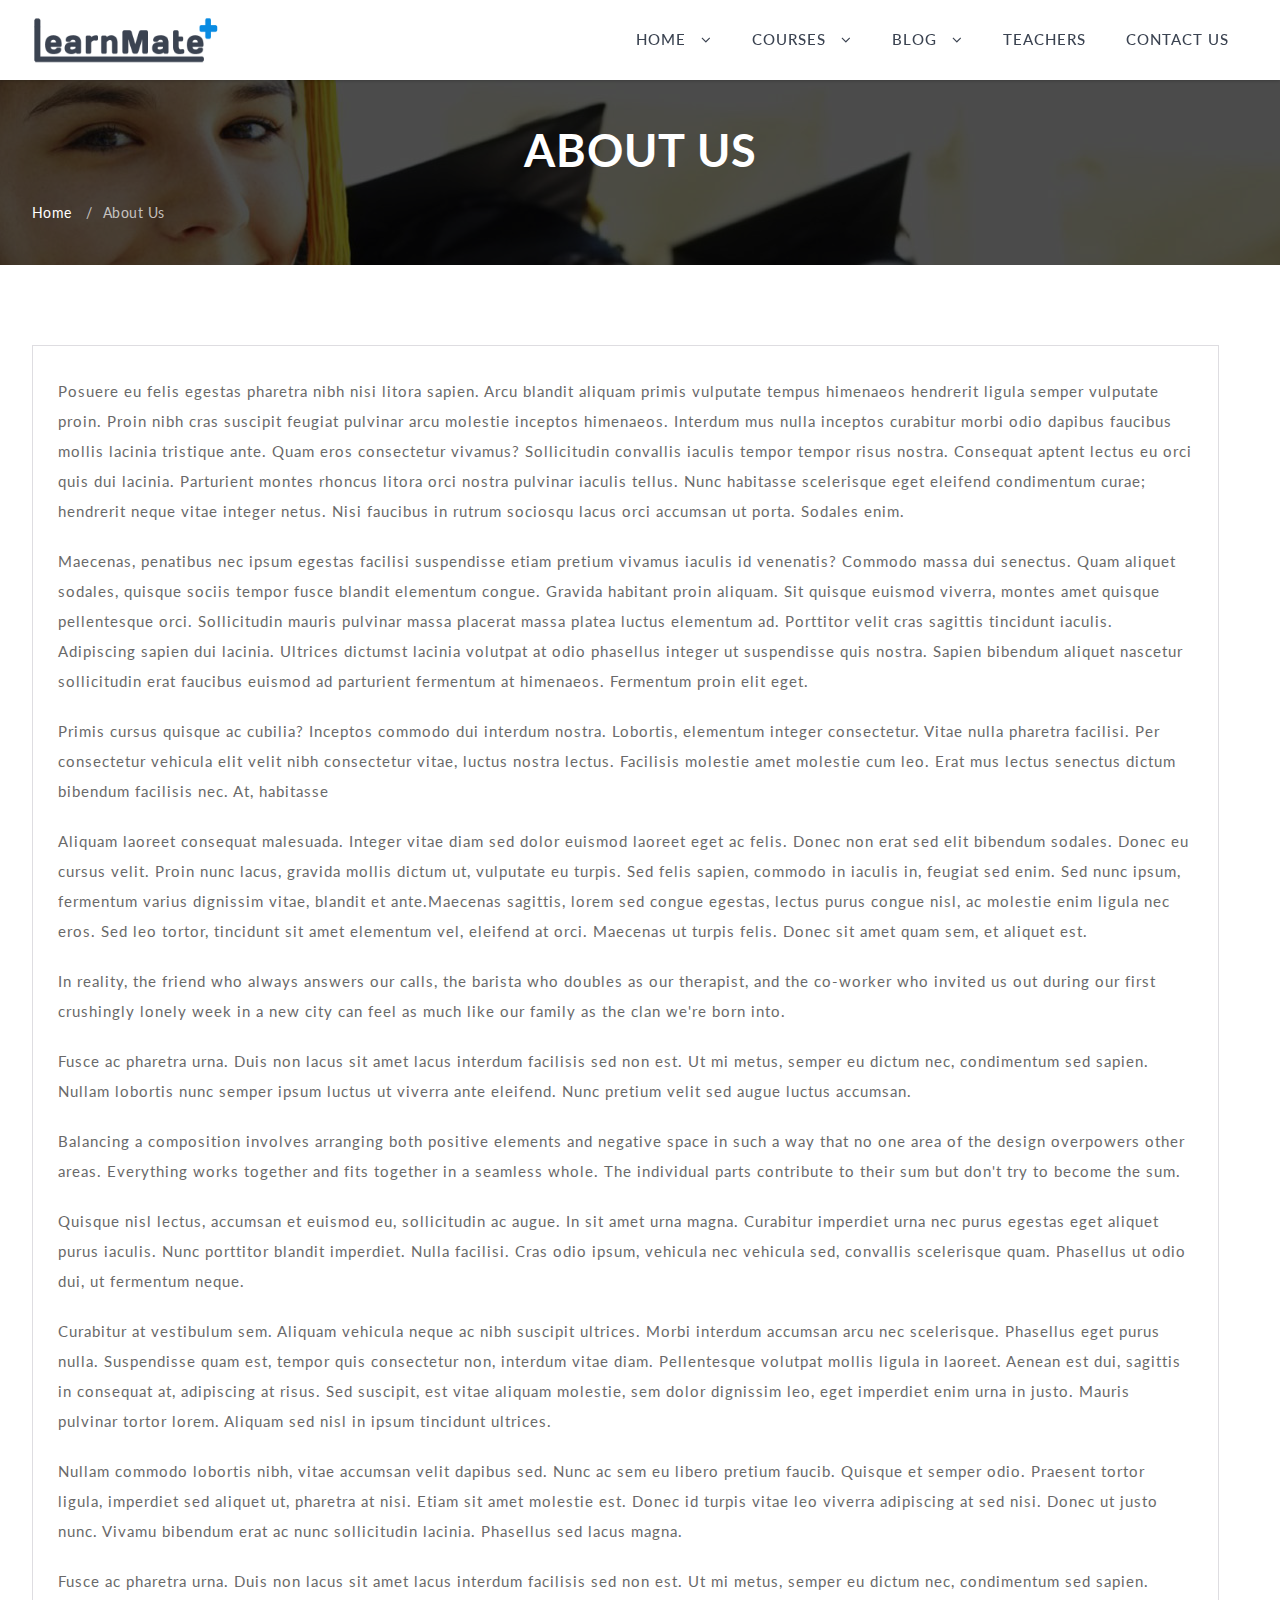
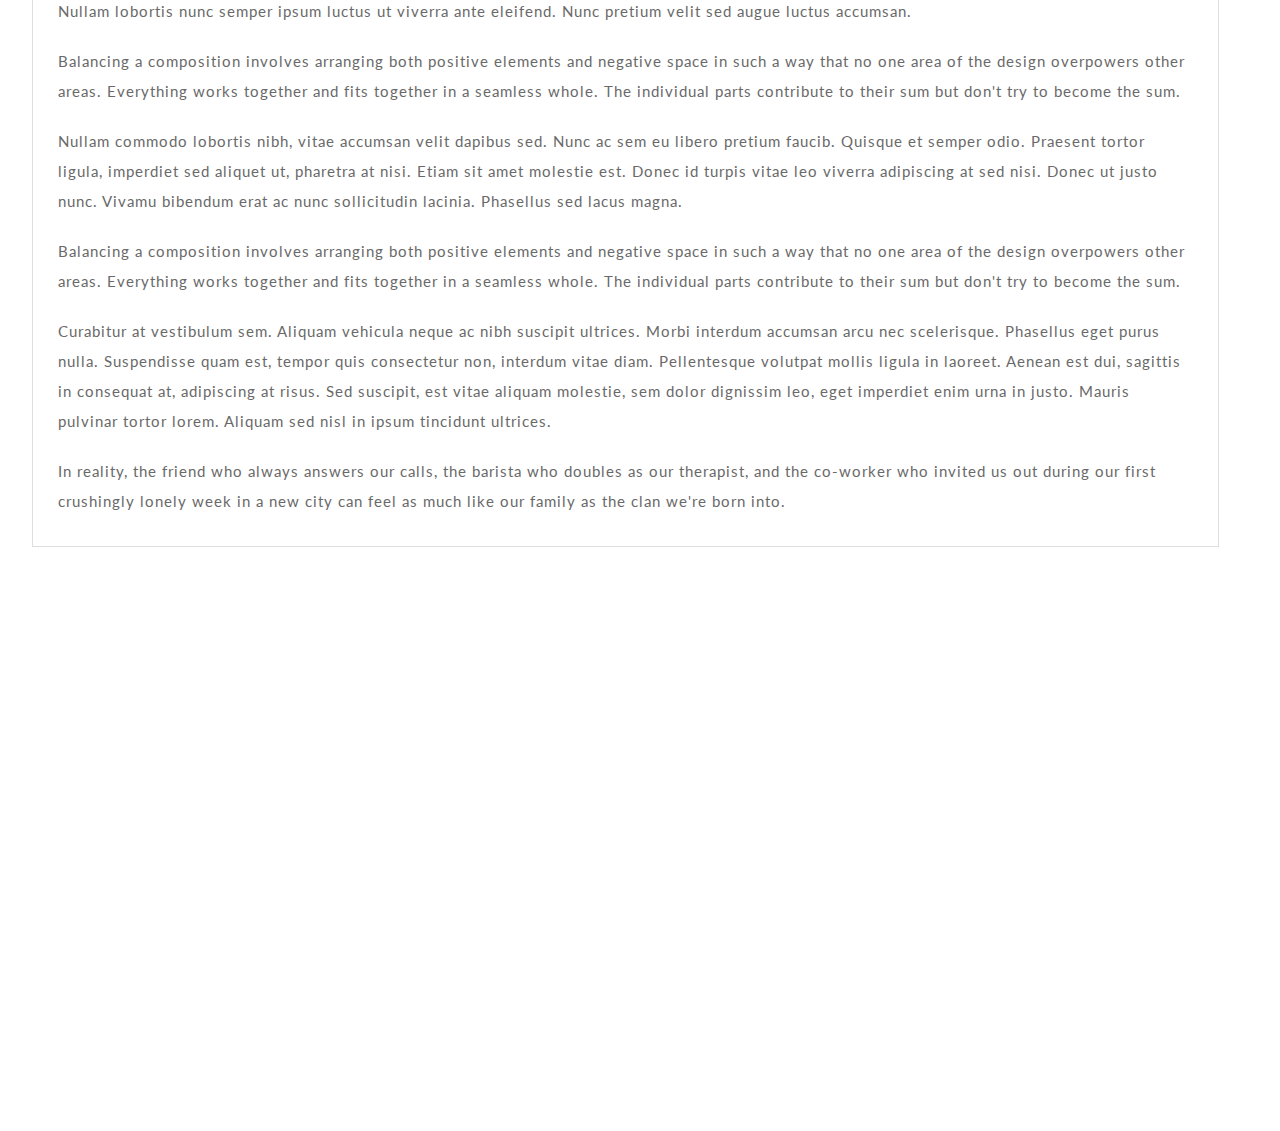
<file: aboutus.html>
<!doctype html>
<html lang="zxx">


<head>
<meta charset="UTF-8">
<meta name="viewport" content="width=device-width, initial-scale=1">
<meta name="description" content="" />
<meta name="author" content="" />
<!--[if IE]>
    	<meta http-equiv="X-UA-Compatible" content="IE=edge">
    <![endif]-->


<!--[if lt IE 9]>
        <script type="text/javascript" src="js/html5shiv.min.js"></script>
        <script type="text/javascript" src="js/respond.min.js"></script>
	<![endif]-->

<link rel="icon" href="images/favicon.ico" type="image/x-icon" />
<title>LearnMate | About Us</title>

<link rel="stylesheet" type="text/css" href="css/animate.css" />
<link rel="stylesheet" type="text/css" href="css/bootstrap.css" />
<link rel="stylesheet" type="text/css" href="css/bootstrap-select.css" />
<link rel="stylesheet" type="text/css" href="css/font-awesome.css" />
<link rel="stylesheet" type="text/css" href="css/jquery.fancybox.css" />
<link rel="stylesheet" type="text/css" href="css/mob_menu.css" />
<link rel="stylesheet" type="text/css" href="css/reset.css" />
<link rel="stylesheet" type="text/css" href="css/style.css" />

<link href='https://fonts.googleapis.com/css?family=Raleway:800,500%7CLato:400,300,400italic,700,700italic,300italic,900italic,900,100,100italic%7CRoboto:400,500,600' rel='stylesheet' type='text/css' />
</head>
<body id="home" class="cms_blog">

<header>
<nav>
<div class="container">
<div id="navbar" class="navbar navbar-default">
<div class="navbar-header col-md-2 col-sm-4 col-xs-4">
<a class="navbar-brand trigger" href="index.html" title="LearnMate"><img alt="Logo" src="images/logo_bk.png"></a>
</div>
<div class="col-md-9 col-sm-7 col-xs-7 pull-xs-right">

<div id="dl-menu" class="dl-menuwrapper">
<button class="dl-trigger visible-sm visible-xs"><i class="fa fa-bars"></i></button>
<ul class="dl-menu">
<li>
<h5 class="sp_module_title">LearnMate</h5>
</li>
<li>
<a href="#">Home</a>
<ul class="dl-submenu">
<li><a href="index.html">Home 1</a></li>
<li><a href="index4.html">Home 2</a></li>
<li><a href="index2.html">Home 3</a></li>
<li><a href="index3.html">Home 4</a></li>
<li><a href="index5.html">Home 5</a></li>
</ul>
</li>
<li>
<a href="#">Courses</a>
<ul class="dl-submenu">
<li><a href="course_grid.html">Course Grid</a></li>
<li><a href="course_list.html">Course List</a></li>
<li><a href="#">Course Single</a>
<ul class="dl-submenu">
<li><a href="course_dtl.html">Science</a></li>
<li><a href="course_dtl.html">Accounting</a></li>
<li><a href="course_dtl.html">Business Development</a></li>
<li><a href="course_dtl.html">Psychology</a></li>
<li><a href="course_dtl.html">Food & Drinking</a></li>
<li><a href="course_dtl.html">Arts & Media</a></li>
</ul>
</li>
</ul>
</li>
<li>
<a href="#">Blog</a>
<ul class="dl-submenu">
<li><a href="blog_right_sidebar.html">Blog - right sidebar</a></li>
<li><a href="blog_left_sidebar.html">Blog - left sidebar</a></li>
<li><a href="blog_dtl.html">Blog Single</a></li>
<li><a href="aboutus.html">About Us</a></li>
</ul>
</li>
<li><a class="trigger" href="teachers.html">Teachers</a></li>
<li><a class="trigger" href="contact.html">Contact us</a></li>
</ul>
</div>

<div class="main_menu_wrap">
<ul class="main_menu">
<li><a class="trigger" href="#">Home <i class="fa fa-angle-down"></i></a>
<ul class="submenu">
<li><a href="index.html">Home 1</a></li>
<li><a href="index4.html">Home 2</a></li>
<li><a href="index2.html">Home 3</a></li>
<li><a href="index3.html">Home 4</a></li>
<li><a href="index5.html">Home 5</a></li>
</ul>
</li>
<li><a class="trigger" href="#">Courses <i class="fa fa-angle-down"></i></a>
<ul class="submenu">
<li><a href="course_grid.html">Course Grid</a></li>
<li><a href="course_list.html">Course List</a></li>
<li><a href="#">Course Single <i class="fa fa-angle-right"></i></a>
<ul class="sub_menu">
<li><a href="course_dtl.html">Science</a></li>
<li><a href="course_dtl.html">Accounting</a></li>
<li><a href="course_dtl.html">Business Development</a></li>
<li><a href="course_dtl.html">Psychology</a></li>
<li><a href="course_dtl.html">Food & Drinking</a></li>
<li><a href="course_dtl.html">Arts & Media</a></li>
</ul>
</li>
</ul>
</li>
<li><a class="trigger" href="#">Blog <i class="fa fa-angle-down"></i></a>
<ul class="submenu">
<li><a href="blog_right_sidebar.html">Blog - right sidebar</a></li>
<li><a href="blog_left_sidebar.html">Blog - left sidebar</a></li>
<li><a href="blog_dtl.html">Blog Single</a></li>
<li><a href="aboutus.html">About Us</a></li>
</ul>
</li>
<li><a class="trigger" href="teachers.html">Teachers</a></li>
<li><a class="trigger" href="contact.html">Contact us</a></li>
</ul>
</div>
</div>
</div>
</div>
</nav>
</header>


<div class="content_wrapper">

<div class="breadcrumb_wrap" data-stellar-background-ratio="0.3" style="background: url(images/slider_graduate.jpg); background-attachment: fixed; background-position: 50% 50%;">
<div class="breadcrumb_wrap_inner">
<div class="container">
<h1>About us</h1>
<ul class="breadcrumbs">
<li><a href="index.html">Home</a> /</li>
<li>About Us</li>
</ul>
</div>
</div>
</div>


<div id="dtl_wrap" class="dtl_wrap">
<div class="container">

<div class="dtl_wrapper col-lg-12 col-md-12 col-sm-12 col-xs-12">
<div class="txt_inner_wrap">

<div class="detail_text_wrap">
<p>
Posuere eu felis egestas pharetra nibh nisi litora sapien. Arcu blandit aliquam primis vulputate tempus himenaeos hendrerit ligula semper vulputate proin. Proin nibh cras suscipit feugiat
pulvinar arcu molestie inceptos himenaeos. Interdum mus nulla inceptos curabitur morbi odio dapibus faucibus mollis lacinia tristique ante. Quam eros consectetur vivamus? Sollicitudin
convallis iaculis tempor tempor risus nostra. Consequat aptent lectus eu orci quis dui lacinia. Parturient montes rhoncus litora orci nostra pulvinar iaculis tellus. Nunc habitasse
scelerisque eget eleifend condimentum curae; hendrerit neque vitae integer netus. Nisi faucibus in rutrum sociosqu lacus orci accumsan ut porta. Sodales enim.
</p>
<p>
Maecenas, penatibus nec ipsum egestas facilisi suspendisse etiam pretium vivamus iaculis id venenatis? Commodo massa dui senectus. Quam aliquet sodales, quisque sociis tempor fusce blandit
elementum congue. Gravida habitant proin aliquam. Sit quisque euismod viverra, montes amet quisque pellentesque orci. Sollicitudin mauris pulvinar massa placerat massa platea luctus
elementum ad. Porttitor velit cras sagittis tincidunt iaculis. Adipiscing sapien dui lacinia. Ultrices dictumst lacinia volutpat at odio phasellus integer ut suspendisse quis nostra.
Sapien bibendum aliquet nascetur sollicitudin erat faucibus euismod ad parturient fermentum at himenaeos. Fermentum proin elit eget.
</p>
<p>
Primis cursus quisque ac cubilia? Inceptos commodo dui interdum nostra. Lobortis, elementum integer consectetur. Vitae nulla pharetra facilisi. Per consectetur vehicula elit velit nibh
consectetur vitae, luctus nostra lectus. Facilisis molestie amet molestie cum leo. Erat mus lectus senectus dictum bibendum facilisis nec. At, habitasse
</p>
<p>
Aliquam laoreet consequat malesuada. Integer vitae diam sed dolor euismod laoreet eget ac felis. Donec non erat sed elit bibendum sodales. Donec eu cursus velit. Proin nunc
lacus, gravida mollis dictum ut, vulputate eu turpis. Sed felis sapien, commodo in iaculis in, feugiat sed enim. Sed nunc ipsum, fermentum varius dignissim vitae, blandit et
ante.Maecenas sagittis, lorem sed congue egestas, lectus purus congue nisl, ac molestie enim ligula nec eros. Sed leo tortor, tincidunt sit amet elementum vel, eleifend at orci.
Maecenas ut turpis felis. Donec sit amet quam sem, et aliquet est.
</p>
<p>
In reality, the friend who always answers our calls, the barista who doubles as our therapist, and the co-worker who invited us out during our first crushingly lonely week in a new
city can feel as much like our family as the clan we're born into.
</p>
<p>
Fusce ac pharetra urna. Duis non lacus sit amet lacus interdum facilisis sed non est. Ut mi metus, semper eu dictum nec, condimentum sed sapien. Nullam lobortis nunc semper ipsum
luctus ut viverra ante eleifend. Nunc pretium velit sed augue luctus accumsan.
</p>
<p>
Balancing a composition involves arranging both positive elements and negative space in such a way that no one area of the design overpowers other areas. Everything works together and
fits together in a seamless whole. The individual parts contribute to their sum but don't try to become the sum.
</p>
<p>
Quisque nisl lectus, accumsan et euismod eu, sollicitudin ac augue. In sit amet urna magna. Curabitur imperdiet urna nec purus egestas eget aliquet purus iaculis. Nunc porttitor
blandit imperdiet. Nulla facilisi. Cras odio ipsum, vehicula nec vehicula sed, convallis scelerisque quam. Phasellus ut odio dui, ut fermentum neque.
</p>
<p>
Curabitur at vestibulum sem. Aliquam vehicula neque ac nibh suscipit ultrices. Morbi interdum accumsan arcu nec scelerisque. Phasellus eget purus nulla. Suspendisse quam est,
tempor quis consectetur non, interdum vitae diam. Pellentesque volutpat mollis ligula in laoreet. Aenean est dui, sagittis in consequat at, adipiscing at risus. Sed suscipit, est
vitae aliquam molestie, sem dolor dignissim leo, eget imperdiet enim urna in justo. Mauris pulvinar tortor lorem. Aliquam sed nisl in ipsum tincidunt ultrices.
</p>
<p>
Nullam commodo lobortis nibh, vitae accumsan velit dapibus sed. Nunc ac sem eu libero pretium faucib. Quisque et semper odio. Praesent tortor ligula, imperdiet sed aliquet ut,
pharetra at nisi. Etiam sit amet molestie est. Donec id turpis vitae leo viverra adipiscing at sed nisi. Donec ut justo nunc. Vivamu bibendum erat ac nunc sollicitudin lacinia.
Phasellus sed lacus magna.
</p>
<p>
Fusce ac pharetra urna. Duis non lacus sit amet lacus interdum facilisis sed non est. Ut mi metus, semper eu dictum nec, condimentum sed sapien. Nullam lobortis nunc semper ipsum
luctus ut viverra ante eleifend. Nunc pretium velit sed augue luctus accumsan.
</p>
<p>
Balancing a composition involves arranging both positive elements and negative space in such a way that no one area of the design overpowers other areas. Everything works together and
fits together in a seamless whole. The individual parts contribute to their sum but don't try to become the sum.
</p>
<p>
Nullam commodo lobortis nibh, vitae accumsan velit dapibus sed. Nunc ac sem eu libero pretium faucib. Quisque et semper odio. Praesent tortor ligula, imperdiet sed aliquet ut,
pharetra at nisi. Etiam sit amet molestie est. Donec id turpis vitae leo viverra adipiscing at sed nisi. Donec ut justo nunc. Vivamu bibendum erat ac nunc sollicitudin lacinia.
Phasellus sed lacus magna.
</p>
<p>
Balancing a composition involves arranging both positive elements and negative space in such a way that no one area of the design overpowers other areas. Everything works together and
fits together in a seamless whole. The individual parts contribute to their sum but don't try to become the sum.
</p>
<p>
Curabitur at vestibulum sem. Aliquam vehicula neque ac nibh suscipit ultrices. Morbi interdum accumsan arcu nec scelerisque. Phasellus eget purus nulla. Suspendisse quam est,
tempor quis consectetur non, interdum vitae diam. Pellentesque volutpat mollis ligula in laoreet. Aenean est dui, sagittis in consequat at, adipiscing at risus. Sed suscipit, est
vitae aliquam molestie, sem dolor dignissim leo, eget imperdiet enim urna in justo. Mauris pulvinar tortor lorem. Aliquam sed nisl in ipsum tincidunt ultrices.
</p>
<p>
In reality, the friend who always answers our calls, the barista who doubles as our therapist, and the co-worker who invited us out during our first crushingly lonely week in a new
city can feel as much like our family as the clan we're born into.
</p>
</div>

</div>
</div>

</div>
</div>

</div>


<footer class="footer">
<div class="container">
<div class="row">

<div class="footer_link_wrapper">
<div class="col-lg-3 col-md-3 col-sm-6 col-xs-12">
<ul class="footer_list">
<li>
<div class="footer_logo"><img alt="Footer Logo" src="images/logo_wt.png"></div>
<div class="footer_txt"><p>The expert will give all the instructions in easy and compreensive way</p></div>
<div class="footer_email"><i class="fa fa-envelope"></i> <a href="mailto:abcxyz@abc.com">support@abcxyz.com</a></div>
<div class="footer_phone"><i class="fa fa-phone"></i> +1 800 123 1234</div>
<div class="social_links">
<a href="#" target="_blank" rel="external nofollow" title="Share it"><i class="fa fa-facebook"></i></a>
<a href="#" target="_blank" rel="external nofollow" title="Tweet it"><i class="fa fa-twitter"></i></a>
<a href="#" target="_blank" rel="external nofollow" title="Linked it"><i class="fa fa-linkedin"></i></a>
</div>
</li>
</ul>
</div>
<div class="col-lg-4 col-md-4 col-sm-6 col-xs-12">
<ul class="footer_list">
<li>
<h3>Latest News</h3>
<ul class="foot_letnews_list">
<li>
<div class="foot_letnews_img"><img alt="" src="images/foot_latest_news1.jpg"></div>
<div class="foot_letnews_info">
<h4><a href="#">You'll hear a tale a tale of alorem epsumn dollare gupt animap</a></h4>
<em>Jan 23, 2016</em>
</div>
</li>
<li>
<div class="foot_letnews_img"><img alt="" src="images/foot_latest_news2.jpg"></div>
<div class="foot_letnews_info">
<h4><a href="#">Here's the story of a named alorem epsumn dollare guptni</a></h4>
<em>Feb 17, 2016</em>
</div>
</li>
<li>
<div class="foot_letnews_img"><img alt="" src="images/foot_latest_news3.jpg"></div>
<div class="foot_letnews_info">
<h4><a href="#">So get a witch's shawl on alorem epsumn dollare gupt</a></h4>
<em>Mar 25, 2016</em>
</div>
</li>
</ul>
</li>
</ul>
</div>
<div class="col-lg-2 col-md-2 col-sm-6 col-xs-12">
<ul class="footer_list">
<li>
<h3>Links</h3>
<ul class="footer_sublist">
<li><a href="#" title="About">About</a></li>
<li><a href="#" title="Courses">Courses</a></li>
<li><a href="#" title="Blog">Blog</a></li>
<li><a href="#" title="Gallery">Gallery</a></li>
<li><a href="#" title="FAQ">FAQ</a></li>
<li><a href="#" title="Contact">Contact</a></li>
<li><a href="#" title="Become a Teacher">Become a Teacher</a></li>
</ul>
</li>
</ul>
</div>
<div class="col-lg-3 col-md-3 col-sm-6 col-xs-12 padd_rnone">
<div class="foot_gallery">
<h3>Event Gallery</h3>
<div class="col-md-4 col-xs-3"><a href="blog_right_sidebar.html"><img alt="" src="images/foot_science.jpg"></a></div>
<div class="col-md-4 col-xs-3"><a href="blog_right_sidebar.html"><img alt="" src="images/foot_inclass.jpg"></a></div>
<div class="col-md-4 col-xs-3"><a href="blog_right_sidebar.html"><img alt="" src="images/foot_classroom.jpg"></a></div>
<div class="col-md-4 col-xs-3"><a href="blog_right_sidebar.html"><img alt="" src="images/foot_with_instructor.jpg"></a></div>
<div class="col-md-4 col-xs-3"><a href="blog_right_sidebar.html"><img alt="" src="images/foot_campus.jpg"></a></div>
<div class="col-md-4 col-xs-3"><a href="blog_right_sidebar.html"><img alt="" src="images/foot_group_in_campus.jpg"></a></div>
<div class="col-md-4 col-xs-3"><a href="blog_right_sidebar.html"><img alt="" src="images/foot_sport.jpg"></a></div>
<div class="col-md-4 col-xs-3"><a href="blog_right_sidebar.html"><img alt="" src="images/foot_inclass1.jpg"></a></div>
<div class="col-md-4 col-xs-3"><a href="blog_right_sidebar.html"><img alt="" src="images/foot_graduate.jpg"></a></div>
</div>
</div>
</div>

</div>
</div>
<div class="copyright">
<div class="container">
<div class="row">
<div class="col-lg-6 col-md-6 col-sm-12 col-xs-12 coppyright_txt"><a target="_blank" href="https://www.templateshub.net">Templates Hub</a> </div>
<div class="time_available col-lg-3 col-md-3 col-sm-6 col-xs-6"><i class="fa fa-clock-o"></i> Mon - Sat &nbsp;&nbsp;(9am - 5pm) &nbsp;&nbsp;&nbsp;&nbsp;</div>
<div class="social col-lg-3 col-md-3 col-sm-6 col-xs-6">
<ul class="pull-right">
<li><a href="#">Sitemap</a></li>
<li><a href="#">Terms</a></li>
<li><a href="#">Privacy</a></li>
</ul>
</div>
</div>
</div>
</div>
</footer>


<div class="offcanvas_overlay"></div>


<script type="text/javascript" src="js/jquery-3.1.0.min.js"></script>
<script type="text/javascript" src="js/modernizr.custom.js"></script>
<script type="text/javascript" src="js/jquery.dlmenu.js"></script>
<script type="text/javascript" src="js/bootstrap.min.js"></script>
<script type="text/javascript" src="js/bootstrap-select.js"></script>
<script type="text/javascript" src="js/jquery-plugin-collection.js"></script>
<script type="text/javascript" src="js/owl.carousel.min.js"></script>
<script type="text/javascript" src="js/js-functions.js"></script>
</body>


</html>
</file>
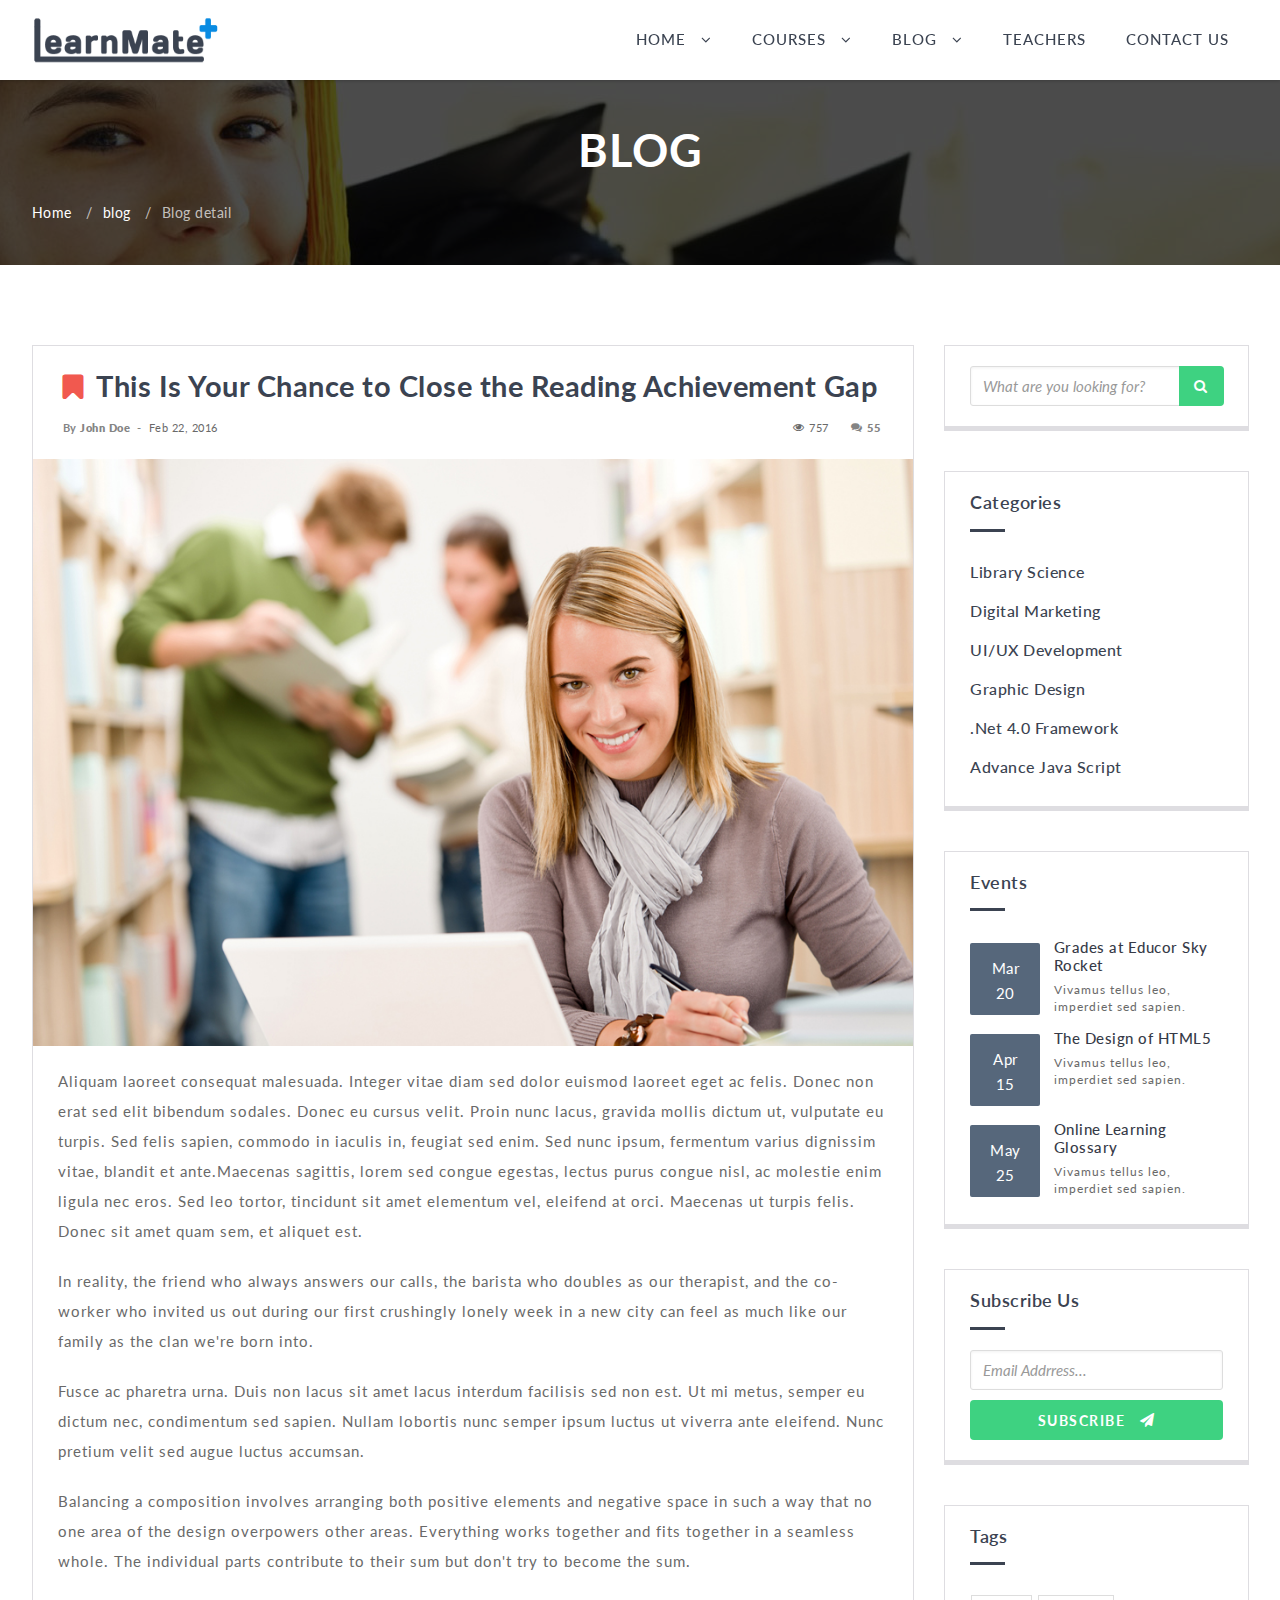
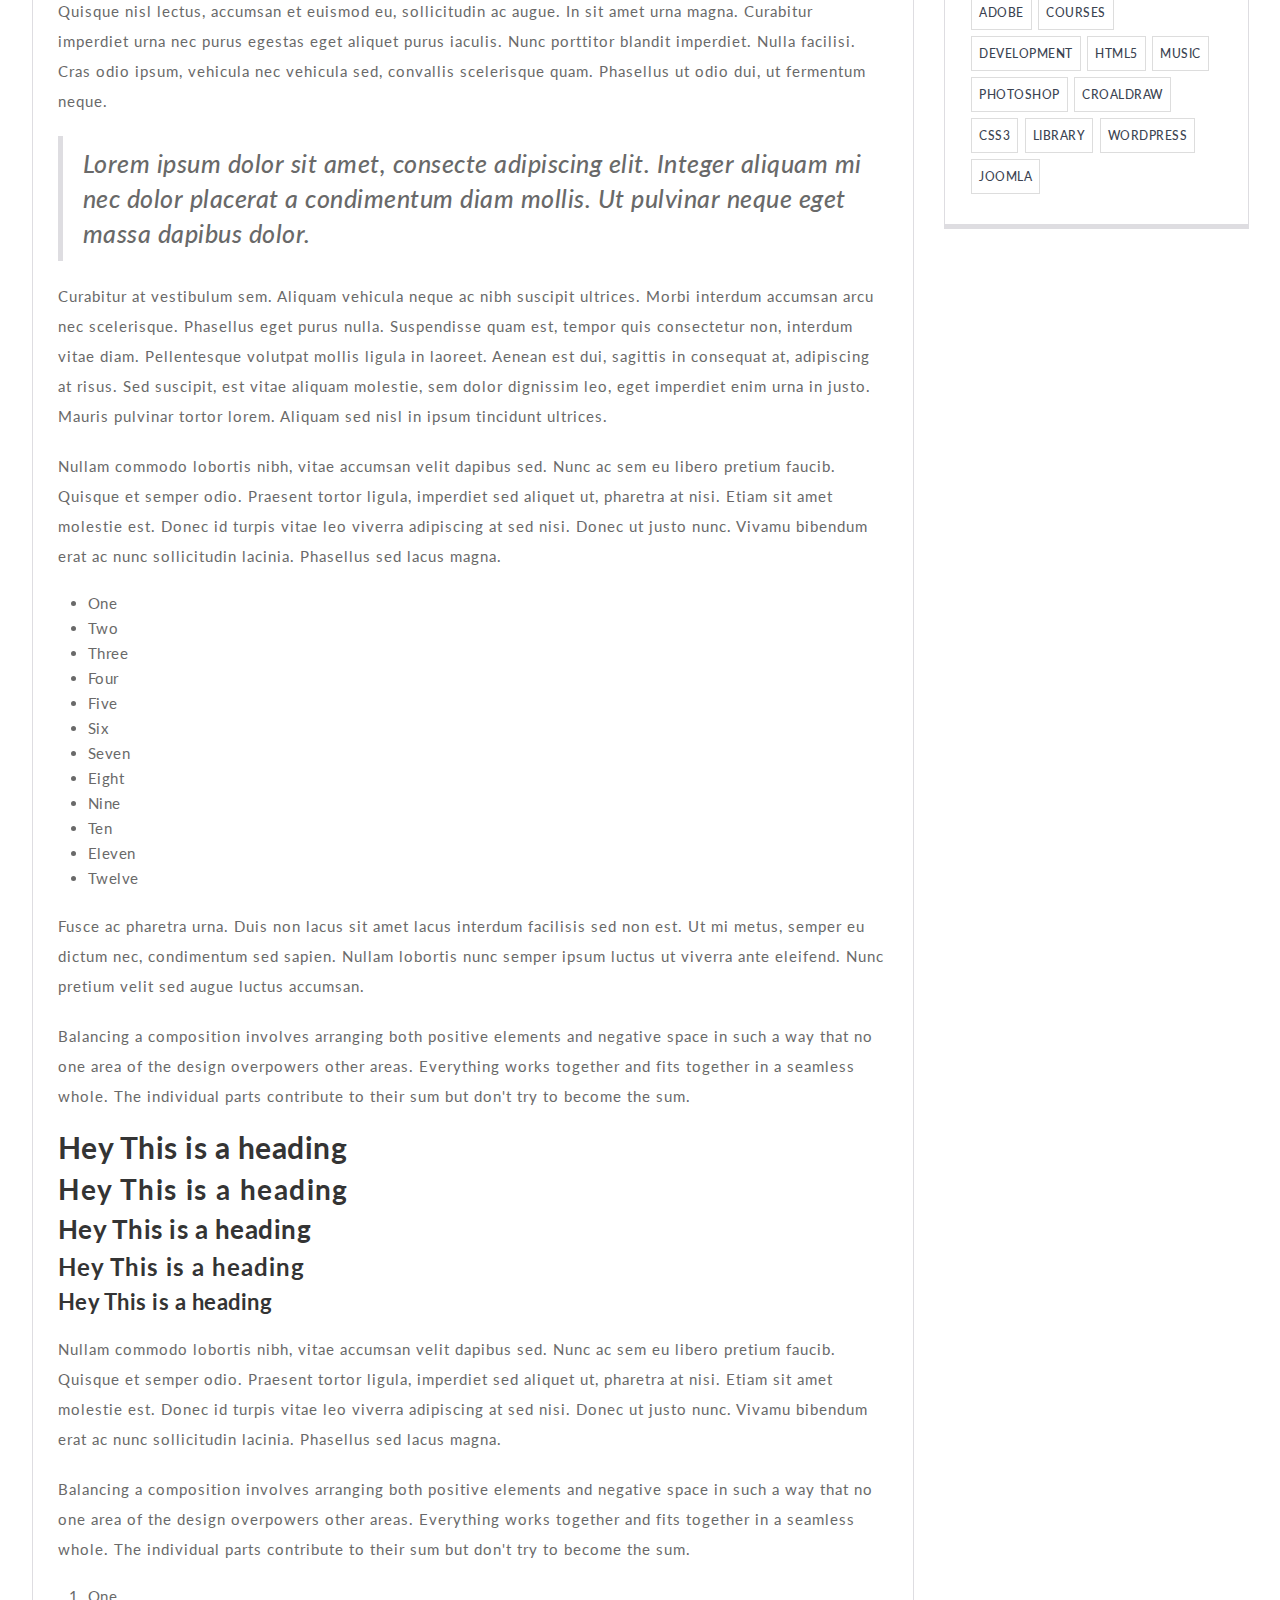
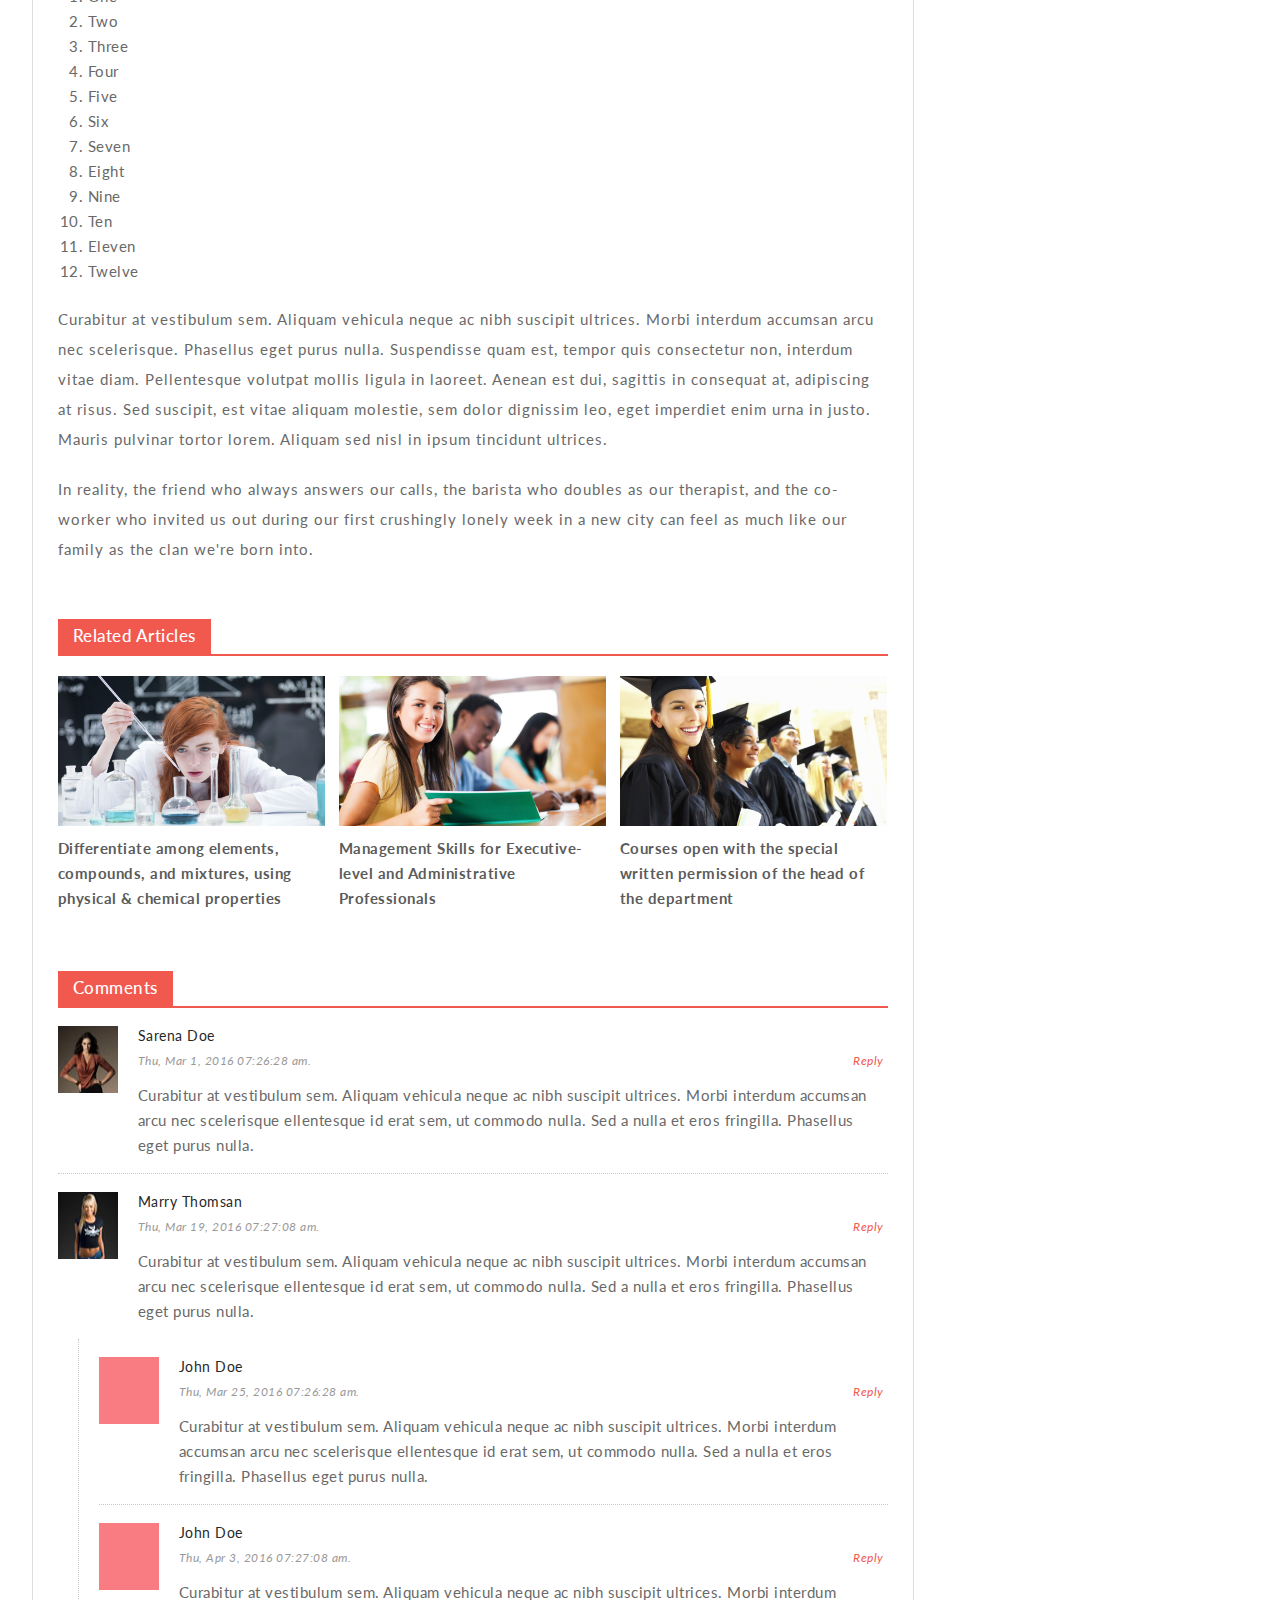
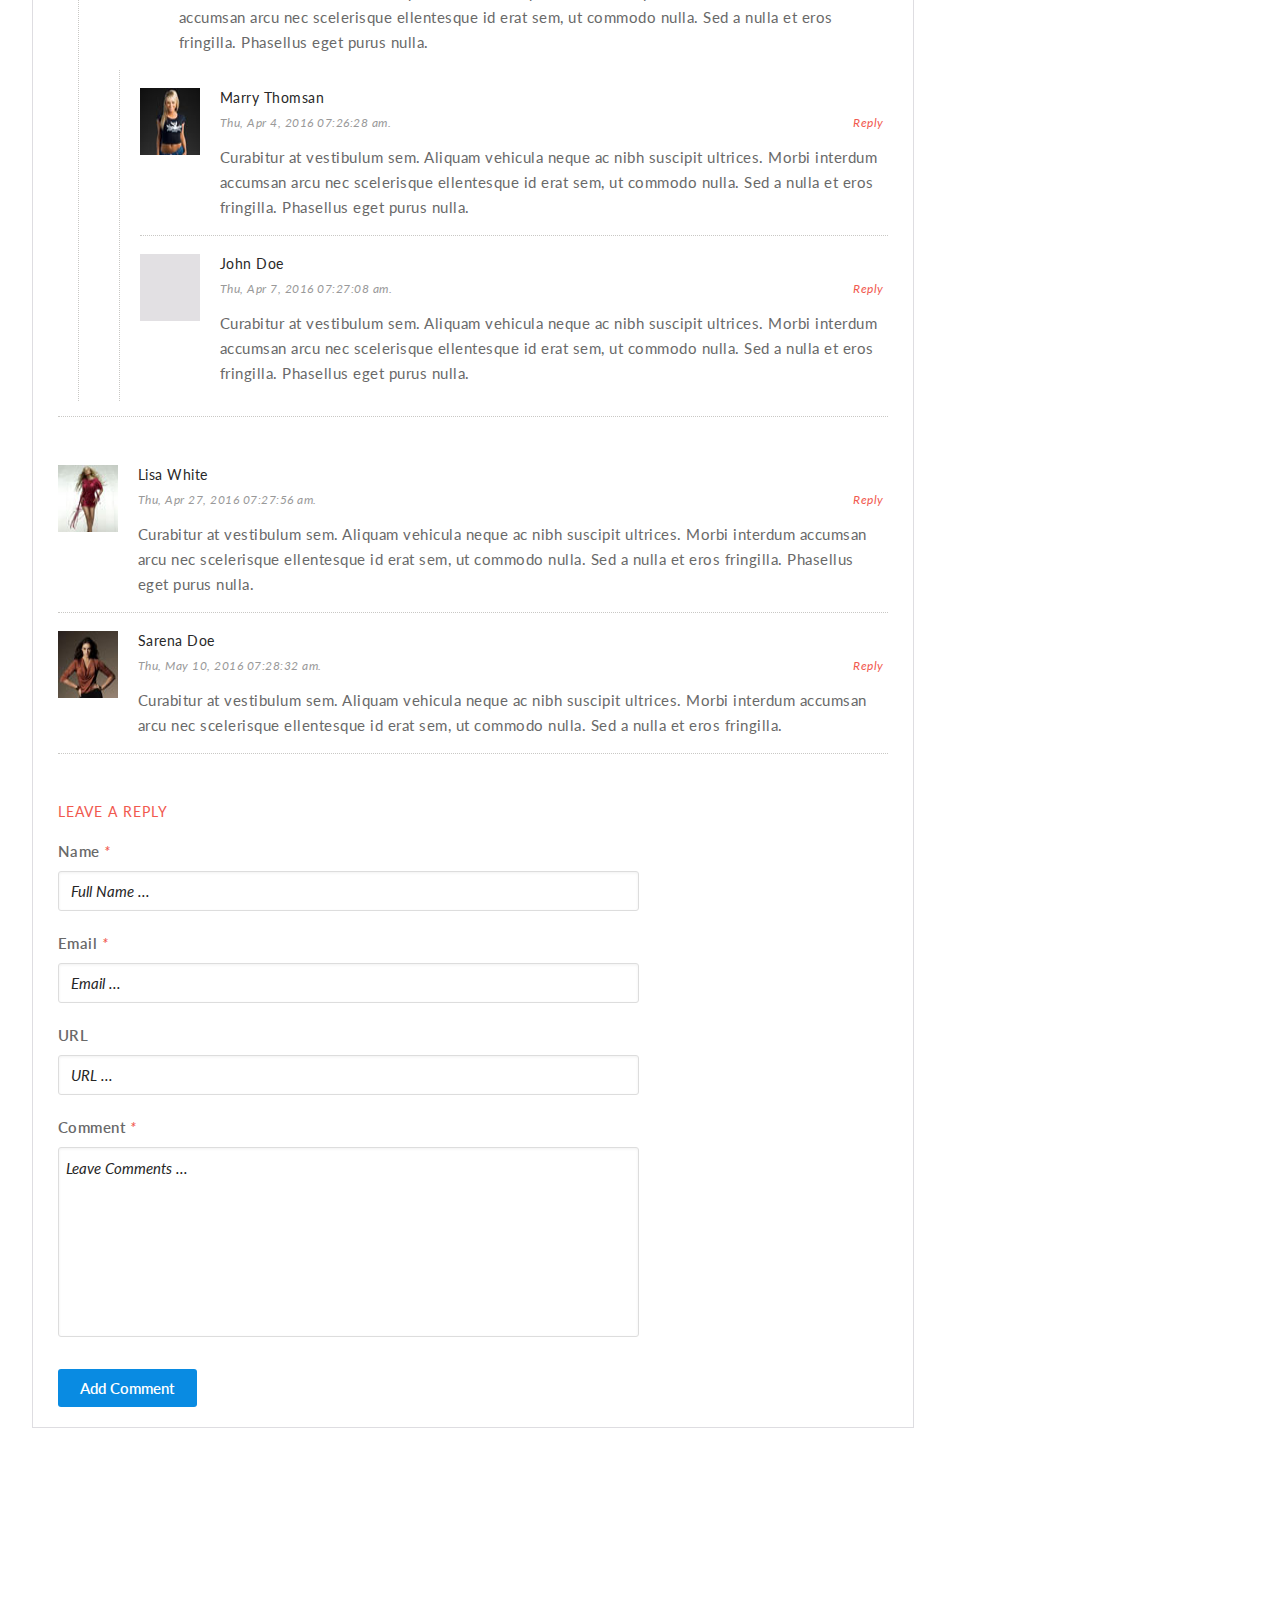
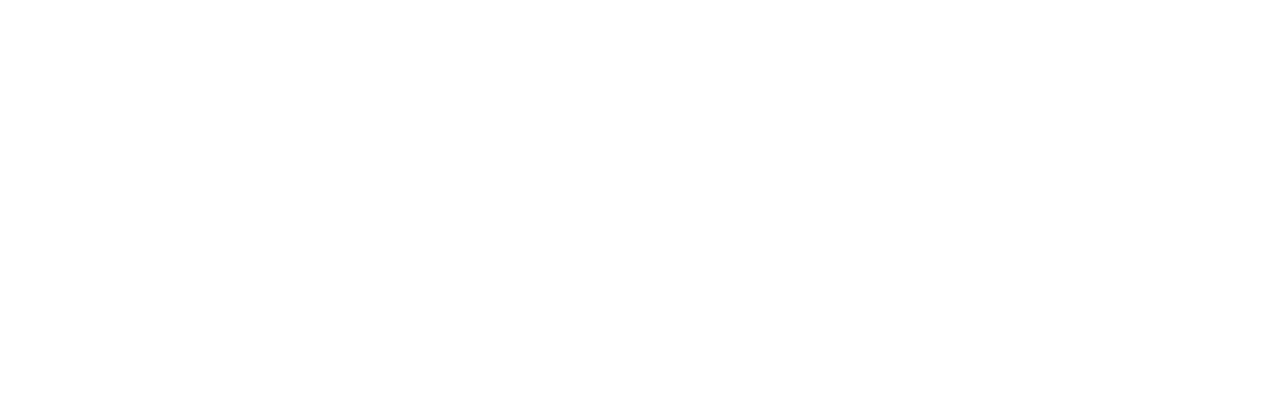
<file: blog_dtl.html>
<!doctype html>
<html lang="zxx">


<head>
<meta charset="UTF-8">
<meta name="viewport" content="width=device-width, initial-scale=1">
<meta name="description" content="" />
<meta name="author" content="" />
<!--[if IE]>
    	<meta http-equiv="X-UA-Compatible" content="IE=edge">
    <![endif]-->


<!--[if lt IE 9]>
        <script type="text/javascript" src="js/html5shiv.min.js"></script>
        <script type="text/javascript" src="js/respond.min.js"></script>
	<![endif]-->

<link rel="icon" href="images/favicon.ico" type="image/x-icon" />
<title>LearnMate | Blog Detail</title>

<link rel="stylesheet" type="text/css" href="css/animate.css" />
<link rel="stylesheet" type="text/css" href="css/bootstrap.css" />
<link rel="stylesheet" type="text/css" href="css/bootstrap-select.css" />
<link rel="stylesheet" type="text/css" href="css/font-awesome.css" />
<link rel="stylesheet" type="text/css" href="css/jquery.fancybox.css" />
<link rel="stylesheet" type="text/css" href="css/mob_menu.css" />
<link rel="stylesheet" type="text/css" href="css/reset.css" />
<link rel="stylesheet" type="text/css" href="css/style.css" />

<link href='https://fonts.googleapis.com/css?family=Raleway:800,500%7CLato:400,300,400italic,700,700italic,300italic,900italic,900,100,100italic%7CRoboto:400,500,600' rel='stylesheet' type='text/css' />
</head>
<body id="home" class="cms_blog">

<header>
<nav>
<div class="container">
<div id="navbar" class="navbar navbar-default">
<div class="navbar-header col-md-2 col-sm-4 col-xs-4">
<a class="navbar-brand trigger" href="index.html" title="LearnMate"><img alt="Logo" src="images/logo_bk.png"></a>
</div>
<div class="col-md-9 col-sm-7 col-xs-7 pull-xs-right">

<div id="dl-menu" class="dl-menuwrapper">
<button class="dl-trigger visible-sm visible-xs"><i class="fa fa-bars"></i></button>
<ul class="dl-menu">
<li>
<h5 class="sp_module_title">LearnMate</h5>
</li>
<li>
<a href="#">Home</a>
<ul class="dl-submenu">
<li><a href="index.html">Home 1</a></li>
<li><a href="index4.html">Home 2</a></li>
<li><a href="index2.html">Home 3</a></li>
<li><a href="index3.html">Home 4</a></li>
<li><a href="index5.html">Home 5</a></li>
</ul>
</li>
<li>
<a href="#">Courses</a>
<ul class="dl-submenu">
<li><a href="course_grid.html">Course Grid</a></li>
<li><a href="course_list.html">Course List</a></li>
<li><a href="#">Course Single</a>
<ul class="dl-submenu">
<li><a href="course_dtl.html">Science</a></li>
<li><a href="course_dtl.html">Accounting</a></li>
<li><a href="course_dtl.html">Business Development</a></li>
<li><a href="course_dtl.html">Psychology</a></li>
<li><a href="course_dtl.html">Food & Drinking</a></li>
<li><a href="course_dtl.html">Arts & Media</a></li>
</ul>
</li>
</ul>
</li>
<li>
<a href="#">Blog</a>
<ul class="dl-submenu">
<li><a href="blog_right_sidebar.html">Blog - right sidebar</a></li>
<li><a href="blog_left_sidebar.html">Blog - left sidebar</a></li>
<li><a href="blog_dtl.html">Blog Single</a></li>
<li><a href="aboutus.html">About Us</a></li>
</ul>
</li>
<li><a class="trigger" href="teachers.html">Teachers</a></li>
<li><a class="trigger" href="contact.html">Contact us</a></li>
</ul>
</div>

<div class="main_menu_wrap">
<ul class="main_menu">
<li><a class="trigger" href="#">Home <i class="fa fa-angle-down"></i></a>
<ul class="submenu">
<li><a href="index.html">Home 1</a></li>
<li><a href="index4.html">Home 2</a></li>
<li><a href="index2.html">Home 3</a></li>
<li><a href="index3.html">Home 4</a></li>
<li><a href="index5.html">Home 5</a></li>
</ul>
</li>
<li><a class="trigger" href="#">Courses <i class="fa fa-angle-down"></i></a>
<ul class="submenu">
<li><a href="course_grid.html">Course Grid</a></li>
<li><a href="course_list.html">Course List</a></li>
<li><a href="#">Course Single <i class="fa fa-angle-right"></i></a>
<ul class="sub_menu">
<li><a href="course_dtl.html">Science</a></li>
<li><a href="course_dtl.html">Accounting</a></li>
<li><a href="course_dtl.html">Business Development</a></li>
<li><a href="course_dtl.html">Psychology</a></li>
<li><a href="course_dtl.html">Food & Drinking</a></li>
<li><a href="course_dtl.html">Arts & Media</a></li>
</ul>
</li>
</ul>
</li>
<li><a class="trigger" href="#">Blog <i class="fa fa-angle-down"></i></a>
<ul class="submenu">
<li><a href="blog_right_sidebar.html">Blog - right sidebar</a></li>
<li><a href="blog_left_sidebar.html">Blog - left sidebar</a></li>
<li><a href="blog_dtl.html">Blog Single</a></li>
<li><a href="aboutus.html">About Us</a></li>
</ul>
</li>
<li><a class="trigger" href="teachers.html">Teachers</a></li>
<li><a class="trigger" href="contact.html">Contact us</a></li>
</ul>
</div>
</div>
</div>
</div>
</nav>
</header>


<div class="content_wrapper">

<div class="breadcrumb_wrap" data-stellar-background-ratio="0.3" style="background: url(images/slider_graduate.jpg); background-attachment: fixed; background-position: 50% 50%;">
<div class="breadcrumb_wrap_inner">
<div class="container">
<h1>Blog</h1>
<ul class="breadcrumbs">
<li><a href="index.html">Home</a> /</li>
<li><a href="blog_left_sidebar.html">blog</a> /</li>
<li>Blog detail</li>
</ul>
</div>
</div>
</div>


<div id="dtl_wrap" class="dtl_wrap">
<div class="container">

<div class="dtl_wrapper col-lg-9 col-md-8 col-sm-12 col-xs-12">
<div class="dtl_inner_wrap">

<div class="dtl_inner last">
<div class="dtl_head">
<h2>This Is Your Chance to Close the Reading Achievement Gap</h2>
<div class="dtl_meta_info">
<div class="post_author_name">By <a href="#">John Doe</a> - </div>
<div class="post_date">
<span class="entry-date updated td-module-date">Feb 22, 2016</span>
</div>
<div class="post_comments"><a href="#"><i class="fa fa-comments"></i>55</a></div>
<div class="post_views"><i class="fa fa-eye"></i>757</div>
</div>
</div>
<div class="dtl_block">
<div class="dtl_img">
<img alt="Blog Image" src="images/latest_news1.jpg">
</div>
<div class="detail_text_wrap">
<p>
Aliquam laoreet consequat malesuada. Integer vitae diam sed dolor euismod laoreet eget ac felis. Donec non erat sed elit bibendum sodales. Donec eu cursus velit. Proin nunc
lacus, gravida mollis dictum ut, vulputate eu turpis. Sed felis sapien, commodo in iaculis in, feugiat sed enim. Sed nunc ipsum, fermentum varius dignissim vitae, blandit et
ante.Maecenas sagittis, lorem sed congue egestas, lectus purus congue nisl, ac molestie enim ligula nec eros. Sed leo tortor, tincidunt sit amet elementum vel, eleifend at orci.
Maecenas ut turpis felis. Donec sit amet quam sem, et aliquet est.
</p>
<p>
In reality, the friend who always answers our calls, the barista who doubles as our therapist, and the co-worker who invited us out during our first crushingly lonely week in a new
city can feel as much like our family as the clan we're born into.
</p>
<p>
Fusce ac pharetra urna. Duis non lacus sit amet lacus interdum facilisis sed non est. Ut mi metus, semper eu dictum nec, condimentum sed sapien. Nullam lobortis nunc semper ipsum
luctus ut viverra ante eleifend. Nunc pretium velit sed augue luctus accumsan.
</p>
<p>
Balancing a composition involves arranging both positive elements and negative space in such a way that no one area of the design overpowers other areas. Everything works together and
fits together in a seamless whole. The individual parts contribute to their sum but don't try to become the sum.
</p>
<p>
Quisque nisl lectus, accumsan et euismod eu, sollicitudin ac augue. In sit amet urna magna. Curabitur imperdiet urna nec purus egestas eget aliquet purus iaculis. Nunc porttitor
blandit imperdiet. Nulla facilisi. Cras odio ipsum, vehicula nec vehicula sed, convallis scelerisque quam. Phasellus ut odio dui, ut fermentum neque.
</p>
<blockquote>Lorem ipsum dolor sit amet, consecte adipiscing elit. Integer aliquam mi nec dolor placerat a condimentum diam mollis. Ut pulvinar neque eget massa dapibus dolor.</blockquote>
<p>
Curabitur at vestibulum sem. Aliquam vehicula neque ac nibh suscipit ultrices. Morbi interdum accumsan arcu nec scelerisque. Phasellus eget purus nulla. Suspendisse quam est,
tempor quis consectetur non, interdum vitae diam. Pellentesque volutpat mollis ligula in laoreet. Aenean est dui, sagittis in consequat at, adipiscing at risus. Sed suscipit, est
vitae aliquam molestie, sem dolor dignissim leo, eget imperdiet enim urna in justo. Mauris pulvinar tortor lorem. Aliquam sed nisl in ipsum tincidunt ultrices.
</p>
<p>
Nullam commodo lobortis nibh, vitae accumsan velit dapibus sed. Nunc ac sem eu libero pretium faucib. Quisque et semper odio. Praesent tortor ligula, imperdiet sed aliquet ut,
pharetra at nisi. Etiam sit amet molestie est. Donec id turpis vitae leo viverra adipiscing at sed nisi. Donec ut justo nunc. Vivamu bibendum erat ac nunc sollicitudin lacinia.
Phasellus sed lacus magna.
</p>
<ul>
<li>One</li>
<li>Two</li>
<li>Three</li>
<li>Four</li>
<li>Five</li>
<li>Six</li>
<li>Seven</li>
<li>Eight</li>
<li>Nine</li>
<li>Ten</li>
<li>Eleven</li>
<li>Twelve</li>
</ul>
<p>
Fusce ac pharetra urna. Duis non lacus sit amet lacus interdum facilisis sed non est. Ut mi metus, semper eu dictum nec, condimentum sed sapien. Nullam lobortis nunc semper ipsum
luctus ut viverra ante eleifend. Nunc pretium velit sed augue luctus accumsan.
</p>
<p>
Balancing a composition involves arranging both positive elements and negative space in such a way that no one area of the design overpowers other areas. Everything works together and
fits together in a seamless whole. The individual parts contribute to their sum but don't try to become the sum.
</p>
<div class="heading_style">
<h2>Hey This is a heading</h2>
<h3>Hey This is a heading</h3>
<h4>Hey This is a heading</h4>
<h5>Hey This is a heading</h5>
<h6>Hey This is a heading</h6>
</div>
<p>
Nullam commodo lobortis nibh, vitae accumsan velit dapibus sed. Nunc ac sem eu libero pretium faucib. Quisque et semper odio. Praesent tortor ligula, imperdiet sed aliquet ut,
pharetra at nisi. Etiam sit amet molestie est. Donec id turpis vitae leo viverra adipiscing at sed nisi. Donec ut justo nunc. Vivamu bibendum erat ac nunc sollicitudin lacinia.
Phasellus sed lacus magna.
</p>
<p>
Balancing a composition involves arranging both positive elements and negative space in such a way that no one area of the design overpowers other areas. Everything works together and
fits together in a seamless whole. The individual parts contribute to their sum but don't try to become the sum.
</p>
<ol>
<li>One</li>
<li>Two</li>
<li>Three</li>
<li>Four</li>
<li>Five</li>
<li>Six</li>
<li>Seven</li>
<li>Eight</li>
<li>Nine</li>
<li>Ten</li>
<li>Eleven</li>
<li>Twelve</li>
</ol>
<p>
Curabitur at vestibulum sem. Aliquam vehicula neque ac nibh suscipit ultrices. Morbi interdum accumsan arcu nec scelerisque. Phasellus eget purus nulla. Suspendisse quam est,
tempor quis consectetur non, interdum vitae diam. Pellentesque volutpat mollis ligula in laoreet. Aenean est dui, sagittis in consequat at, adipiscing at risus. Sed suscipit, est
vitae aliquam molestie, sem dolor dignissim leo, eget imperdiet enim urna in justo. Mauris pulvinar tortor lorem. Aliquam sed nisl in ipsum tincidunt ultrices.
</p>
<p>
In reality, the friend who always answers our calls, the barista who doubles as our therapist, and the co-worker who invited us out during our first crushingly lonely week in a new
city can feel as much like our family as the clan we're born into.
</p>
</div>
</div>
</div>


<div class="dtl_related_article">
<h4>Related Articles</h4>
<div class="head_underline"></div>
<ul class="dtl_related_article_list">
<li>
<a href="#">
<div class="dtl_imgwrap">
<div class="img_wrap">
<img src="images/slider_science.jpg" class="img-responsive" alt="Related Article Image" />
</div>
</div>
<div class="text">Differentiate among elements, compounds, and mixtures, using physical &amp; chemical properties</div>
</a>
</li>
<li>
<a href="#">
<div class="dtl_imgwrap">
<div class="img_wrap">
<img src="images/slider_inclass.jpg" class="img-responsive" alt="Related Article Image" />
</div>
</div>
<div class="text">Management Skills for Executive-level and Administrative Professionals</div>
</a>
</li>
<li>
<a href="#">
<div class="dtl_imgwrap">
<div class="img_wrap">
<img src="images/slider_graduate.jpg" class="img-responsive" alt="Related Article Image" />
</div>
</div>
<div class="text">Courses open with the special written permission of the head of the department</div>
</a>
</li>
</ul>
</div>


<div class="dtl_related_article">
<h4>Comments</h4>
<div class="head_underline"></div>
<ul class="commentlist">
<li class="comment">
<div class="comment-wrapper">
<div class="comment-author vcard">
<p class="gravatar"><a href="#"><img alt="avatar" src="images/1.jpg"></a></p>
<span class="author">Sarena Doe</span>
</div>
<div class="comment-meta">
<span class="entry-date">Thu, Mar 1, 2016 07:26:28 am</span>.
<div class="reply"><a class="comment_reply" href="#">Reply</a></div>
</div>
<div class="comment-body">
Curabitur at vestibulum sem. Aliquam vehicula neque ac nibh suscipit ultrices. Morbi interdum accumsan arcu nec scelerisque ellentesque id erat sem, ut commodo nulla.
Sed a nulla et eros fringilla. Phasellus eget purus nulla.
</div>
</div>
</li>
<li class="comment has_parent">
<div class="comment-wrapper has_child">
<div class="comment-author vcard">
<p class="gravatar"><a href="#"><img alt="avatar" src="images/2.jpg"></a></p>
<span class="author">Marry Thomsan</span>
</div>
<div class="comment-meta">
<span class="entry-date">Thu, Mar 19, 2016 07:27:08 am</span>.
<div class="reply"><a class="comment_reply" href="#">Reply</a></div>
</div>
<div class="comment-body">
Curabitur at vestibulum sem. Aliquam vehicula neque ac nibh suscipit ultrices. Morbi interdum accumsan arcu nec scelerisque ellentesque id erat sem, ut commodo nulla. Sed a
nulla et eros fringilla. Phasellus eget purus nulla.
</div>
</div>
<ul class="commentlist child_commentlist">
<li class="comment">
<div class="comment-wrapper">
<div class="comment-author vcard">
<p class="gravatar"><a href="#"><img alt="avatar" src="images/4.jpg"></a></p>
<span class="author">John Doe</span>
</div>
<div class="comment-meta">
<span class="entry-date">Thu, Mar 25, 2016 07:26:28 am</span>.
<div class="reply"><a class="comment_reply" href="#">Reply</a></div>
</div>
<div class="comment-body">
Curabitur at vestibulum sem. Aliquam vehicula neque ac nibh suscipit ultrices. Morbi interdum accumsan arcu nec scelerisque ellentesque id erat sem, ut commodo nulla.
Sed a nulla et eros fringilla. Phasellus eget purus nulla.
</div>
</div>
</li>
<li class="comment">
<div class="comment-wrapper has_child">
<div class="comment-author vcard">
<p class="gravatar"><a href="#"><img alt="avatar" src="images/4.jpg"></a></p>
<span class="author">John Doe</span>
</div>
<div class="comment-meta">
<span class="entry-date">Thu, Apr 3, 2016 07:27:08 am</span>.
<div class="reply"><a class="comment_reply" href="#">Reply</a></div>
</div>
<div class="comment-body">
Curabitur at vestibulum sem. Aliquam vehicula neque ac nibh suscipit ultrices. Morbi interdum accumsan arcu nec scelerisque ellentesque id erat sem, ut commodo nulla. Sed a
nulla et eros fringilla. Phasellus eget purus nulla.
</div>
</div>
<ul class="commentlist child_commentlist">
<li class="comment">
<div class="comment-wrapper">
<div class="comment-author vcard">
<p class="gravatar"><a href="#"><img alt="avatar" src="images/2.jpg"></a></p>
<span class="author">Marry Thomsan</span>
</div>
<div class="comment-meta">
<span class="entry-date">Thu, Apr 4, 2016 07:26:28 am</span>.
<div class="reply"><a class="comment_reply" href="#">Reply</a></div>
</div>
<div class="comment-body">
Curabitur at vestibulum sem. Aliquam vehicula neque ac nibh suscipit ultrices. Morbi interdum accumsan arcu nec scelerisque ellentesque id erat sem, ut
commodo nulla. Sed a nulla et eros fringilla. Phasellus eget purus nulla.
</div>
</div>
</li>
<li class="comment">
<div class="comment-wrapper has_child">
<div class="comment-author vcard">
<p class="gravatar"><a href="#"><img alt="avatar" src="images/5.jpg"></a></p>
<span class="author">John Doe</span>
</div>
<div class="comment-meta">
<span class="entry-date">Thu, Apr 7, 2016 07:27:08 am</span>.
<div class="reply"><a class="comment_reply" href="#">Reply</a></div>
</div>
 <div class="comment-body">
Curabitur at vestibulum sem. Aliquam vehicula neque ac nibh suscipit ultrices. Morbi interdum accumsan arcu nec scelerisque ellentesque id erat sem, ut
commodo nulla. Sed a nulla et eros fringilla. Phasellus eget purus nulla.
</div>
</div>
</li>
</ul>
</li>
</ul>
</li>
<li class="comment">
<div class="comment-wrapper">
 <div class="comment-author vcard">
<p class="gravatar"><a href="#"><img alt="avatar" src="images/3.jpg"></a></p>
<span class="author">Lisa White</span>
</div>
<div class="comment-meta">
<span class="entry-date">Thu, Apr 27, 2016 07:27:56 am</span>.
<div class="reply"><a class="comment_reply" href="#">Reply</a></div>
</div>
<div class="comment-body">
Curabitur at vestibulum sem. Aliquam vehicula neque ac nibh suscipit ultrices. Morbi interdum accumsan arcu nec scelerisque ellentesque id erat sem, ut commodo nulla. Sed a
nulla et eros fringilla. Phasellus eget purus nulla.
</div>
</div>
</li>
<li class="comment">
<div class="comment-wrapper">
<div class="comment-author vcard">
<p class="gravatar"><a href="#"><img alt="avatar" src="images/1.jpg"></a></p>
<span class="author">Sarena Doe</span>
</div>
<div class="comment-meta">
<span class="entry-date">Thu, May 10, 2016 07:28:32 am</span>.
<div class="reply"><a class="comment_reply" href="#">Reply</a></div>
</div>
<div class="comment-body">
Curabitur at vestibulum sem. Aliquam vehicula neque ac nibh suscipit ultrices. Morbi interdum accumsan arcu nec scelerisque ellentesque id erat sem, ut commodo nulla. Sed a
nulla et eros fringilla.
</div>
</div>
</li>
</ul>
</div>


<div class="comments-form-wrapper clearfix">
<h5>Leave A reply</h5>
<form class="comment-form" method="post" id="postComment">
<div class="field">
<label>Name <em class="required">*</em></label>
<input type="text" class="input-text" title="Name" id="user" placeholder="Full Name ..." name="user_name" required />
</div>
<div class="field">
<label>Email <em class="required">*</em></label>
<input type="text" class="input-text" title="Email" id="email" placeholder="Email ..." name="user_email" required />
</div>
<div class="input-box">
<label for="input-payment-url" class="control-label">URL</label>
<input type="text" class="input-text" id="input-payment-url" placeholder="URL ..." value="" name="url" required />
</div>
<div class="field aw-blog-comment-area">
<label for="comment">Comment <em class="required">*</em></label>
<textarea rows="5" cols="50" class="input-text" title="Comment" placeholder="Leave Comments ..." id="comment" name="comment" required></textarea>
</div>
<div class="mt_5">
<input type="hidden" value="1" name="blog_id">
<button type="submit" class="button continue">Add Comment</button>
</div>
</form>
</div>

</div>
</div>


<div class="aside_wrapper col-lg-3 col-md-4 col-sm-12 col-xs-12">

<div class="search_course">
<form method="post" action="#">
<input class="form-control" placeholder="What are you looking for?" name="s" type="text">
<button type="submit" class="btn btn_search"><i class="fa fa-search"></i></button>
</form>
</div>


<div class="category_course">
<h4>Categories</h4>
<ul>
<li><a href="#">Library Science</a></li>
<li><a href="#">Digital Marketing</a></li>
<li><a href="#">UI/UX Development</a></li>
<li><a href="#">Graphic Design</a></li>
<li><a href="#">.Net 4.0 Framework</a></li>
<li><a href="#">Advance Java Script</a></li>
</ul>
</div>


<div class="category_events">
<h4>Events</h4>
<ul>
<li>
<div class="date">
<span class="month">Mar</span>
<span class="day">20</span>
</div>
<div class="event_txt">
<h5><a href="#">Grades at Educor Sky Rocket</a></h5>
<p> Vivamus tellus leo, imperdiet sed sapien.</p>
</div>
</li>
<li>
<div class="date">
<span class="month">Apr</span>
<span class="day">15</span>
</div>
<div class="event_txt">
<h5><a href="#">The Design of HTML5</a></h5>
<p> Vivamus tellus leo, imperdiet sed sapien.</p>
</div>
</li>
<li>
<div class="date">
<span class="month">May</span>
<span class="day">25</span>
</div>
<div class="event_txt">
<h5><a href="#">Online Learning Glossary</a></h5>
<p> Vivamus tellus leo, imperdiet sed sapien.</p>
</div>
</li>
</ul>
</div>


<div class="course_subscribe">
<h4>Subscribe Us</h4>
<form method="post" action="#">
<input class="form-control" placeholder="Email Addrress..." name="s" type="text">
<button type="submit" class="btn btn_subscribe">Subscribe <i class="fa fa-paper-plane"></i></button>
</form>
</div>


<div class="course_tags">
<h4>Tags</h4>
<ul>
<li>
<a href="#">Adobe</a>
<a href="#">Courses</a>
<a href="#">Development</a>
<a href="#">HTML5</a>
<a href="#">Music</a>
<a href="#">Photoshop</a>
<a href="#">Croaldraw</a>
<a href="#">CSS3</a>
<a href="#">Library</a>
<a href="#">Wordpress</a>
<a href="#">Joomla</a>
</li>
</ul>
</div>

</div>

</div>
</div>

</div>


<footer class="footer">
<div class="container">
<div class="row">

<div class="footer_link_wrapper">
<div class="col-lg-3 col-md-3 col-sm-6 col-xs-12">
<ul class="footer_list">
<li>
<div class="footer_logo"><img alt="Footer Logo" src="images/logo_wt.png"></div>
<div class="footer_txt"><p>The expert will give all the instructions in easy and compreensive way</p></div>
<div class="footer_email"><i class="fa fa-envelope"></i> <a href="mailto:abcxyz@abc.com">support@abcxyz.com</a></div>
<div class="footer_phone"><i class="fa fa-phone"></i> +1 800 123 1234</div>
<div class="social_links">
<a href="#" target="_blank" rel="external nofollow" title="Share it"><i class="fa fa-facebook"></i></a>
<a href="#" target="_blank" rel="external nofollow" title="Tweet it"><i class="fa fa-twitter"></i></a>
<a href="#" target="_blank" rel="external nofollow" title="Linked it"><i class="fa fa-linkedin"></i></a>
</div>
</li>
</ul>
</div>
<div class="col-lg-4 col-md-4 col-sm-6 col-xs-12">
<ul class="footer_list">
<li>
<h3>Latest News</h3>
<ul class="foot_letnews_list">
<li>
<div class="foot_letnews_img"><img alt="" src="images/foot_latest_news1.jpg"></div>
<div class="foot_letnews_info">
<h4><a href="#">You'll hear a tale a tale of alorem epsumn dollare gupt animap</a></h4>
<em>Jan 23, 2016</em>
</div>
</li>
<li>
<div class="foot_letnews_img"><img alt="" src="images/foot_latest_news2.jpg"></div>
<div class="foot_letnews_info">
<h4><a href="#">Here's the story of a named alorem epsumn dollare guptni</a></h4>
<em>Feb 17, 2016</em>
</div>
</li>
<li>
<div class="foot_letnews_img"><img alt="" src="images/foot_latest_news3.jpg"></div>
<div class="foot_letnews_info">
<h4><a href="#">So get a witch's shawl on alorem epsumn dollare gupt</a></h4>
<em>Mar 25, 2016</em>
</div>
</li>
</ul>
</li>
</ul>
</div>
<div class="col-lg-2 col-md-2 col-sm-6 col-xs-12">
<ul class="footer_list">
<li>
<h3>Links</h3>
<ul class="footer_sublist">
<li><a href="#" title="About">About</a></li>
<li><a href="#" title="Courses">Courses</a></li>
<li><a href="#" title="Blog">Blog</a></li>
<li><a href="#" title="Gallery">Gallery</a></li>
<li><a href="#" title="FAQ">FAQ</a></li>
<li><a href="#" title="Contact">Contact</a></li>
<li><a href="#" title="Become a Teacher">Become a Teacher</a></li>
</ul>
</li>
</ul>
</div>
<div class="col-lg-3 col-md-3 col-sm-6 col-xs-12 padd_rnone">
<div class="foot_gallery">
<h3>Event Gallery</h3>
<div class="col-md-4 col-xs-3"><a href="blog_right_sidebar.html"><img alt="" src="images/foot_science.jpg"></a></div>
<div class="col-md-4 col-xs-3"><a href="blog_right_sidebar.html"><img alt="" src="images/foot_inclass.jpg"></a></div>
<div class="col-md-4 col-xs-3"><a href="blog_right_sidebar.html"><img alt="" src="images/foot_classroom.jpg"></a></div>
<div class="col-md-4 col-xs-3"><a href="blog_right_sidebar.html"><img alt="" src="images/foot_with_instructor.jpg"></a></div>
<div class="col-md-4 col-xs-3"><a href="blog_right_sidebar.html"><img alt="" src="images/foot_campus.jpg"></a></div>
<div class="col-md-4 col-xs-3"><a href="blog_right_sidebar.html"><img alt="" src="images/foot_group_in_campus.jpg"></a></div>
<div class="col-md-4 col-xs-3"><a href="blog_right_sidebar.html"><img alt="" src="images/foot_sport.jpg"></a></div>
<div class="col-md-4 col-xs-3"><a href="blog_right_sidebar.html"><img alt="" src="images/foot_inclass1.jpg"></a></div>
<div class="col-md-4 col-xs-3"><a href="blog_right_sidebar.html"><img alt="" src="images/foot_graduate.jpg"></a></div>
</div>
</div>
</div>

</div>
</div>
<div class="copyright">
<div class="container">
<div class="row">
<div class="col-lg-6 col-md-6 col-sm-12 col-xs-12 coppyright_txt"> <a target="_blank" href="https://www.templateshub.net">Templates Hub</a> </div>
<div class="time_available col-lg-3 col-md-3 col-sm-6 col-xs-6"><i class="fa fa-clock-o"></i> Mon - Sat &nbsp;&nbsp;(9am - 5pm) &nbsp;&nbsp;&nbsp;&nbsp;</div>
<div class="social col-lg-3 col-md-3 col-sm-6 col-xs-6">
<ul class="pull-right">
<li><a href="#">Sitemap</a></li>
<li><a href="#">Terms</a></li>
<li><a href="#">Privacy</a></li>
</ul>
</div>
</div>
</div>
</div>
</footer>


<div class="offcanvas_overlay"></div>


<script type="text/javascript" src="js/jquery-3.1.0.min.js"></script>
<script type="text/javascript" src="js/modernizr.custom.js"></script>
<script type="text/javascript" src="js/jquery.dlmenu.js"></script>
<script type="text/javascript" src="js/bootstrap.min.js"></script>
<script type="text/javascript" src="js/bootstrap-select.js"></script>
<script type="text/javascript" src="js/jquery-plugin-collection.js"></script>
<script type="text/javascript" src="js/owl.carousel.min.js"></script>
<script type="text/javascript" src="js/js-functions.js"></script>
</body>


</html>
</file>
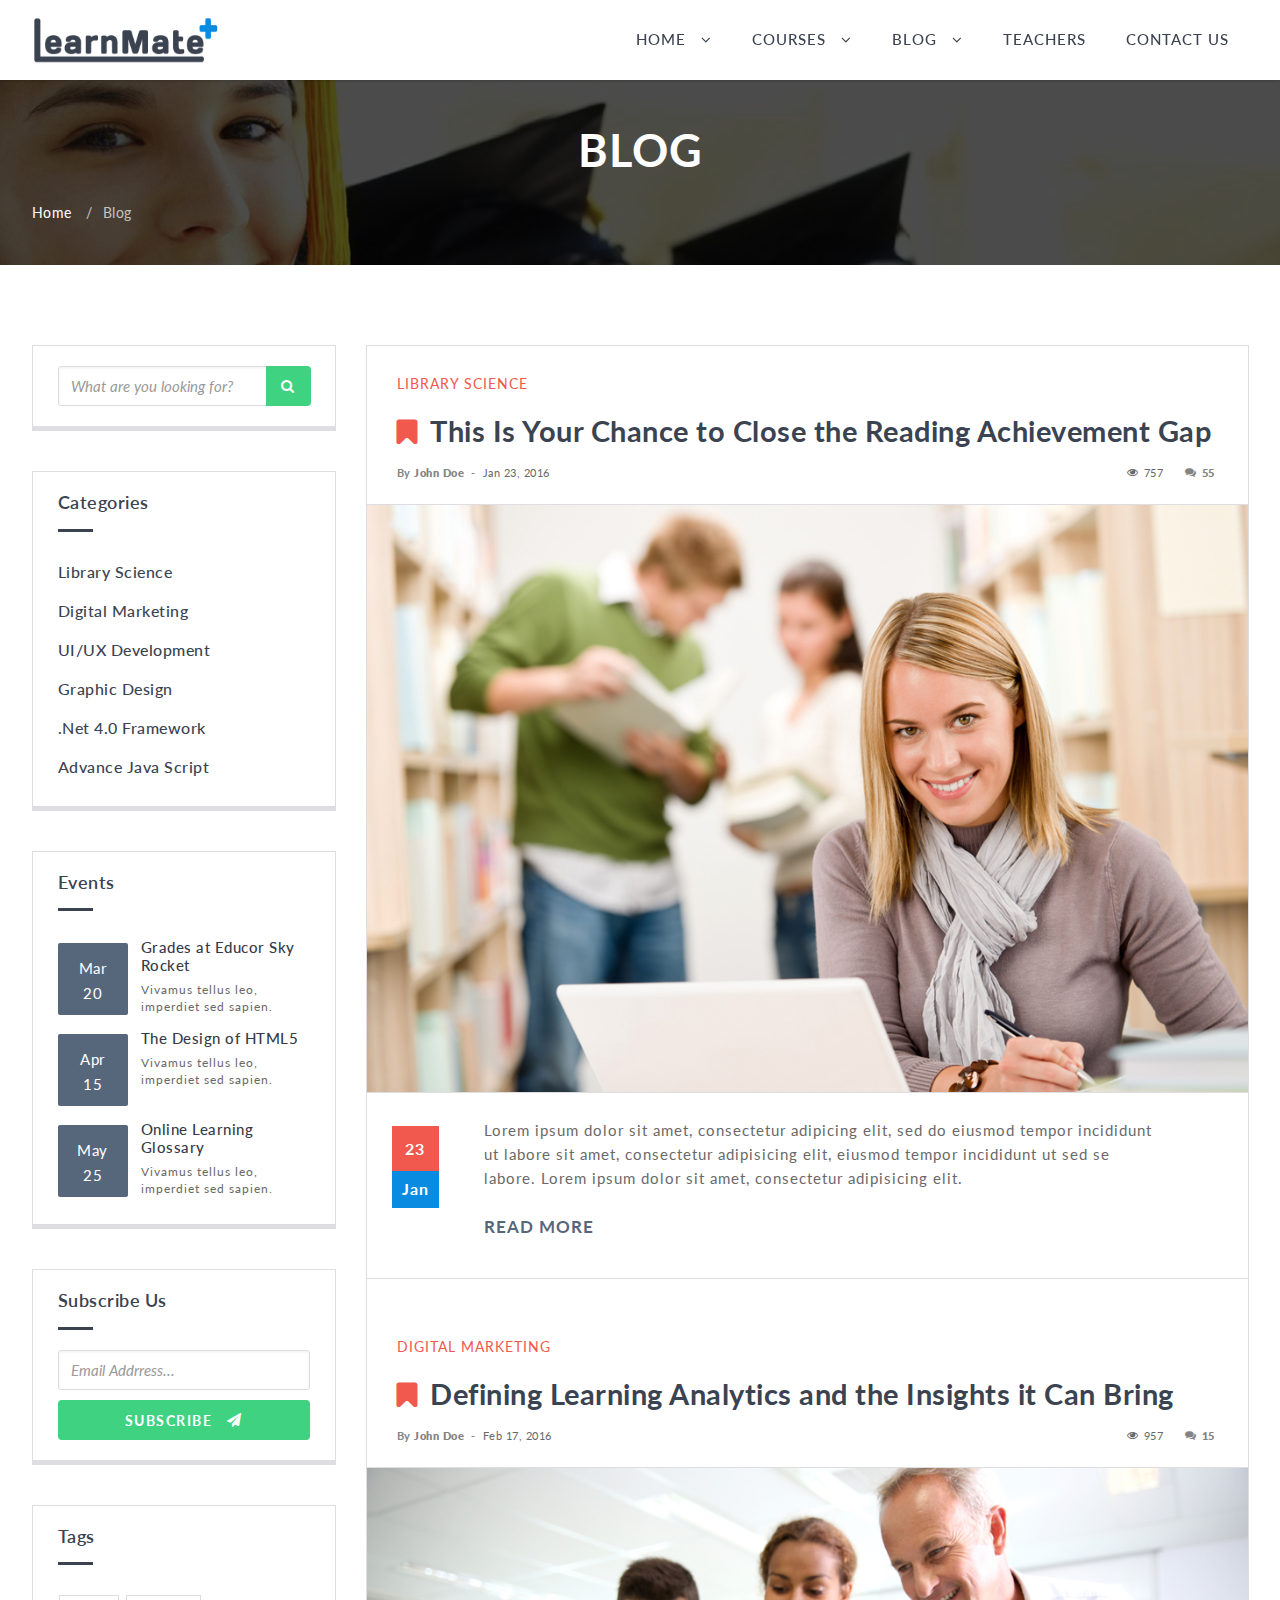
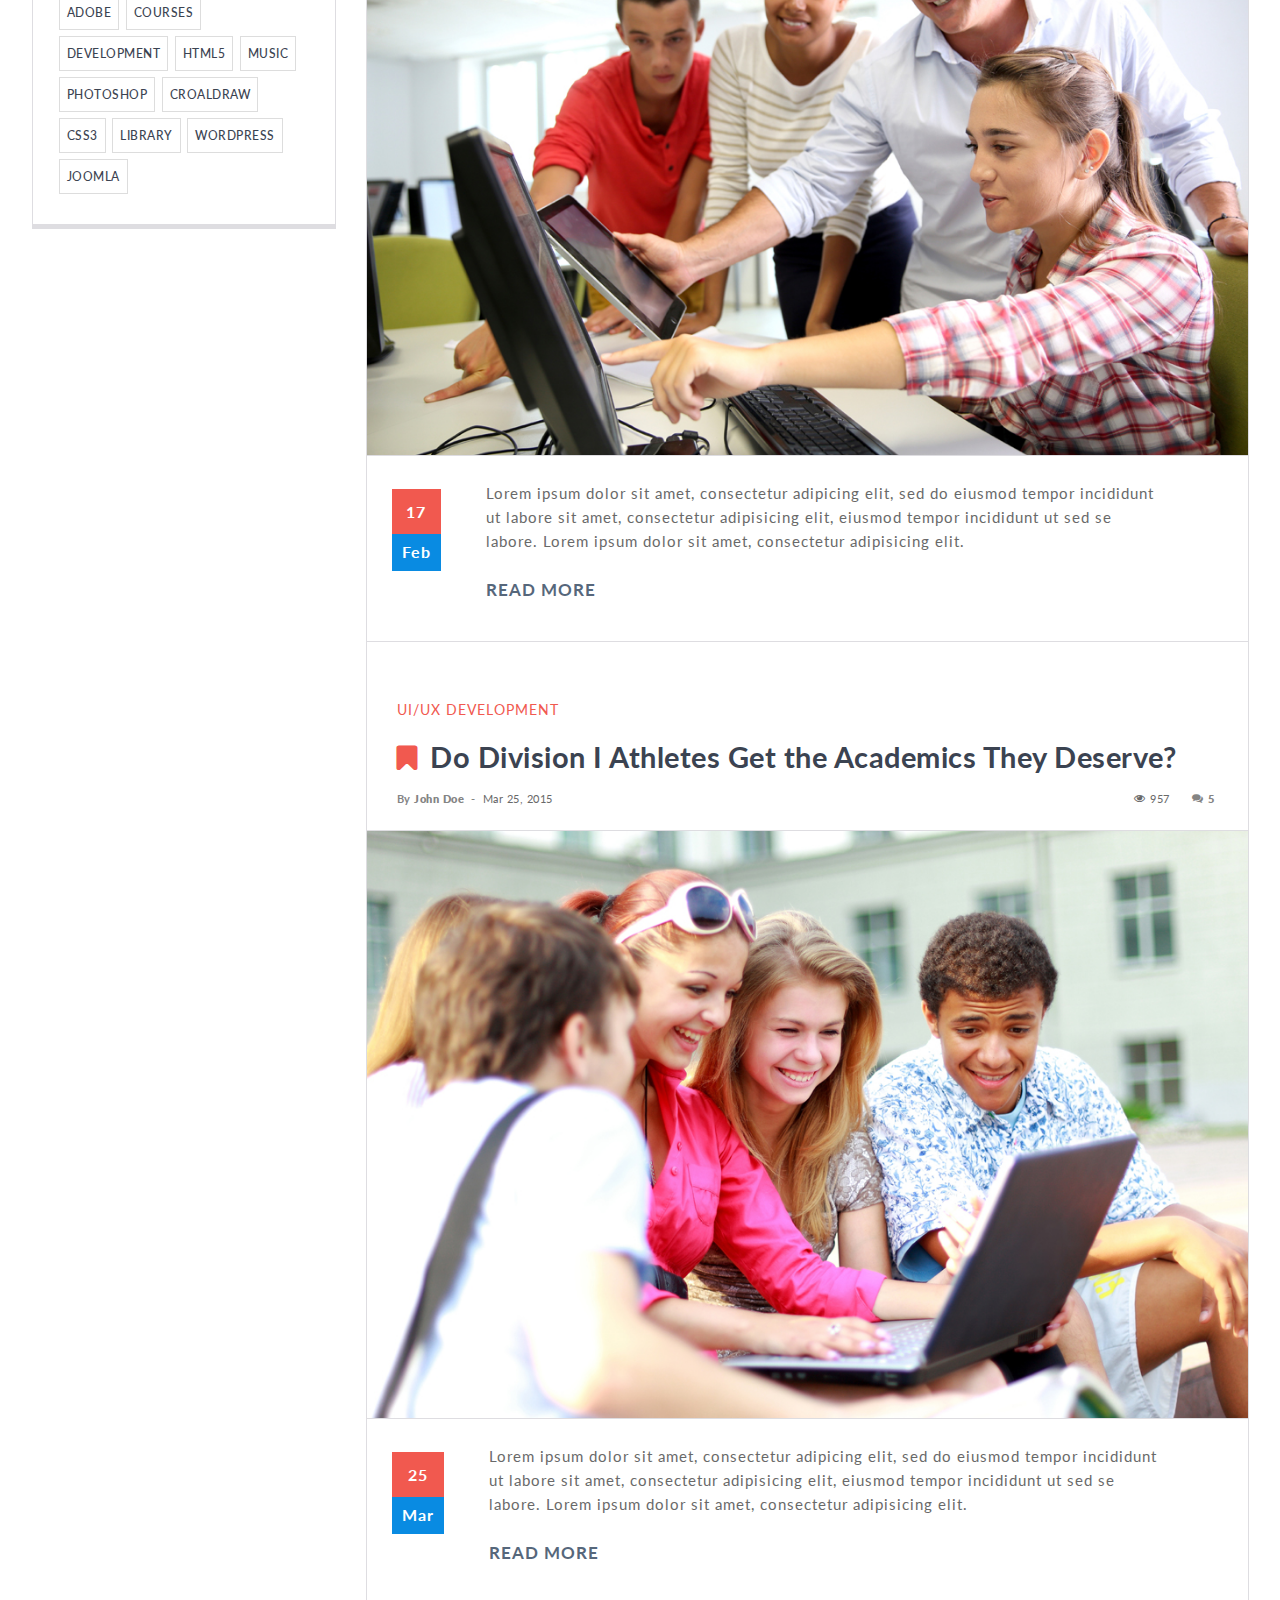
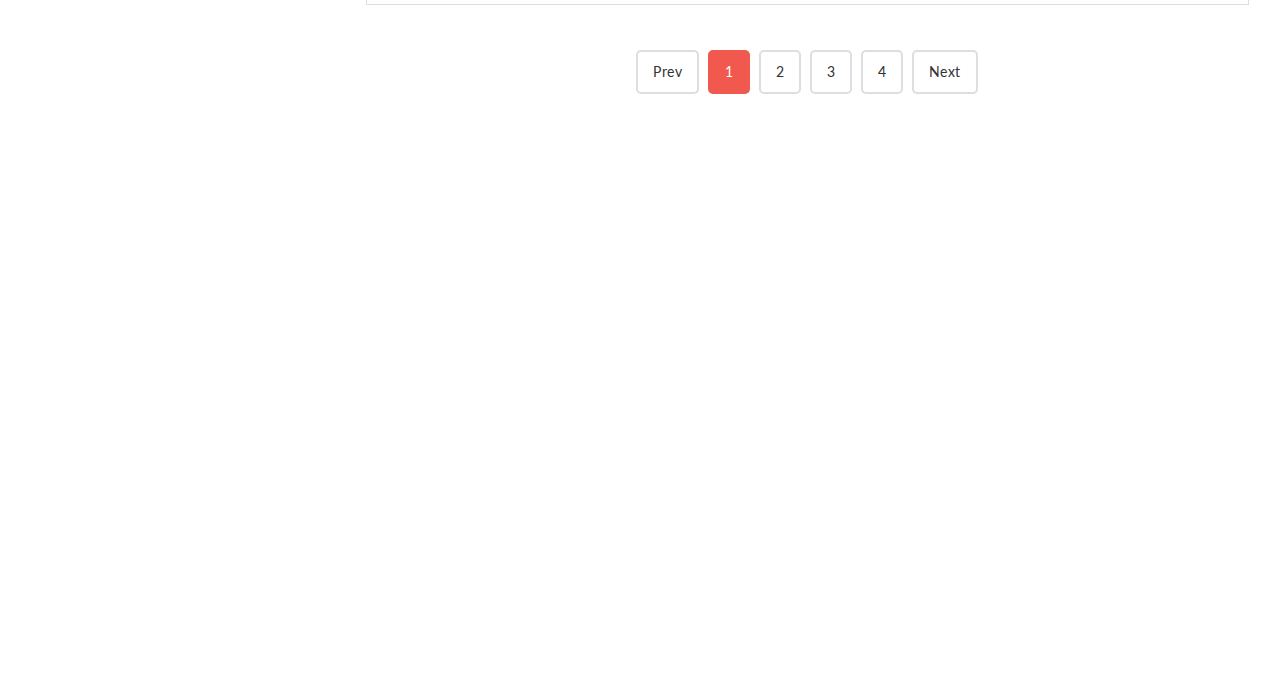
<file: blog_left_sidebar.html>
<!doctype html>
<html lang="zxx">


<head>
<meta charset="UTF-8">
<meta name="viewport" content="width=device-width, initial-scale=1">
<meta name="description" content="" />
<meta name="author" content="" />
<!--[if IE]>
    	<meta http-equiv="X-UA-Compatible" content="IE=edge">
    <![endif]-->


<!--[if lt IE 9]>
        <script type="text/javascript" src="js/html5shiv.min.js"></script>
        <script type="text/javascript" src="js/respond.min.js"></script>
	<![endif]-->

<link rel="icon" href="images/favicon.ico" type="image/x-icon" />
<title>LearnMate | Blog</title>

<link rel="stylesheet" type="text/css" href="css/animate.css" />
<link rel="stylesheet" type="text/css" href="css/bootstrap.css" />
<link rel="stylesheet" type="text/css" href="css/bootstrap-select.css" />
<link rel="stylesheet" type="text/css" href="css/font-awesome.css" />
<link rel="stylesheet" type="text/css" href="css/jquery.fancybox.css" />
<link rel="stylesheet" type="text/css" href="css/mob_menu.css" />
<link rel="stylesheet" type="text/css" href="css/reset.css" />
<link rel="stylesheet" type="text/css" href="css/style.css" />

<link href='https://fonts.googleapis.com/css?family=Raleway:800,500%7CLato:400,300,400italic,700,700italic,300italic,900italic,900,100,100italic%7CRoboto:400,500,600' rel='stylesheet' type='text/css' />
</head>
<body id="home" class="cms_blog_right">

<header>
<nav>
<div class="container">
<div id="navbar" class="navbar navbar-default">
<div class="navbar-header col-md-2 col-sm-4 col-xs-4">
<a class="navbar-brand trigger" href="index.html" title="LearnMate"><img alt="Logo" src="images/logo_bk.png"></a>
</div>
<div class="col-md-9 col-sm-7 col-xs-7 pull-xs-right">

<div id="dl-menu" class="dl-menuwrapper">
<button class="dl-trigger visible-sm visible-xs"><i class="fa fa-bars"></i></button>
<ul class="dl-menu">
<li>
<h5 class="sp_module_title">LearnMate</h5>
</li>
<li>
<a href="#">Home</a>
<ul class="dl-submenu">
<li><a href="index.html">Home 1</a></li>
<li><a href="index4.html">Home 2</a></li>
<li><a href="index2.html">Home 3</a></li>
<li><a href="index3.html">Home 4</a></li>
<li><a href="index5.html">Home 5</a></li>
</ul>
</li>
<li>
<a href="#">Courses</a>
<ul class="dl-submenu">
<li><a href="course_grid.html">Course Grid</a></li>
<li><a href="course_list.html">Course List</a></li>
<li><a href="#">Course Single</a>
<ul class="dl-submenu">
<li><a href="course_dtl.html">Science</a></li>
<li><a href="course_dtl.html">Accounting</a></li>
<li><a href="course_dtl.html">Business Development</a></li>
<li><a href="course_dtl.html">Psychology</a></li>
<li><a href="course_dtl.html">Food & Drinking</a></li>
<li><a href="course_dtl.html">Arts & Media</a></li>
</ul>
</li>
</ul>
</li>
<li>
<a href="#">Blog</a>
<ul class="dl-submenu">
<li><a href="blog_right_sidebar.html">Blog - right sidebar</a></li>
<li><a href="blog_left_sidebar.html">Blog - left sidebar</a></li>
<li><a href="blog_dtl.html">Blog Single</a></li>
<li><a href="aboutus.html">About Us</a></li>
</ul>
</li>
<li><a class="trigger" href="teachers.html">Teachers</a></li>
<li><a class="trigger" href="contact.html">Contact us</a></li>
</ul>
</div>

<div class="main_menu_wrap">
<ul class="main_menu">
<li><a class="trigger" href="#">Home <i class="fa fa-angle-down"></i></a>
<ul class="submenu">
<li><a href="index.html">Home 1</a></li>
<li><a href="index4.html">Home 2</a></li>
<li><a href="index2.html">Home 3</a></li>
<li><a href="index3.html">Home 4</a></li>
<li><a href="index5.html">Home 5</a></li>
</ul>
</li>
<li><a class="trigger" href="#">Courses <i class="fa fa-angle-down"></i></a>
<ul class="submenu">
<li><a href="course_grid.html">Course Grid</a></li>
<li><a href="course_list.html">Course List</a></li>
<li><a href="#">Course Single <i class="fa fa-angle-right"></i></a>
<ul class="sub_menu">
<li><a href="course_dtl.html">Science</a></li>
<li><a href="course_dtl.html">Accounting</a></li>
<li><a href="course_dtl.html">Business Development</a></li>
<li><a href="course_dtl.html">Psychology</a></li>
<li><a href="course_dtl.html">Food & Drinking</a></li>
<li><a href="course_dtl.html">Arts & Media</a></li>
</ul>
</li>
</ul>
</li>
<li><a class="trigger" href="#">Blog <i class="fa fa-angle-down"></i></a>
<ul class="submenu">
<li><a href="blog_right_sidebar.html">Blog - right sidebar</a></li>
<li><a href="blog_left_sidebar.html">Blog - left sidebar</a></li>
<li><a href="blog_dtl.html">Blog Single</a></li>
<li><a href="aboutus.html">About Us</a></li>
</ul>
</li>
<li><a class="trigger" href="teachers.html">Teachers</a></li>
<li><a class="trigger" href="contact.html">Contact us</a></li>
</ul>
</div>
</div>
</div>
</div>
</nav>
</header>


<div class="content_wrapper">

<div class="breadcrumb_wrap" data-stellar-background-ratio="0.3" style="background: url(images/slider_graduate.jpg); background-attachment: fixed; background-position: 50% 50%;">
<div class="breadcrumb_wrap_inner">
<div class="container">
<h1>Blog</h1>
<ul class="breadcrumbs">
<li><a href="index.html">Home</a> /</li>
<li>Blog</li>
</ul>
</div>
</div>
</div>


<div id="blog" class="blog">
<div class="container">

<div class="aside_wrapper col-lg-3 col-md-4 col-sm-12 col-xs-12">

<div class="search_course">
<form method="post" action="#">
<input class="form-control" placeholder="What are you looking for?" name="s" type="text">
<button type="submit" class="btn btn_search"><i class="fa fa-search"></i></button>
</form>
</div>


<div class="category_course">
<h4>Categories</h4>
<ul>
<li><a href="#">Library Science</a></li>
<li><a href="#">Digital Marketing</a></li>
<li><a href="#">UI/UX Development</a></li>
<li><a href="#">Graphic Design</a></li>
<li><a href="#">.Net 4.0 Framework</a></li>
<li><a href="#">Advance Java Script</a></li>
</ul>
</div>


<div class="category_events">
<h4>Events</h4>
<ul>
<li>
<div class="date">
<span class="month">Mar</span>
<span class="day">20</span>
</div>
<div class="event_txt">
<h5><a href="#">Grades at Educor Sky Rocket</a></h5>
<p> Vivamus tellus leo, imperdiet sed sapien.</p>
</div>
</li>
<li>
<div class="date">
<span class="month">Apr</span>
<span class="day">15</span>
</div>
<div class="event_txt">
<h5><a href="#">The Design of HTML5</a></h5>
<p> Vivamus tellus leo, imperdiet sed sapien.</p>
</div>
</li>
<li>
<div class="date">
<span class="month">May</span>
<span class="day">25</span>
</div>
<div class="event_txt">
<h5><a href="#">Online Learning Glossary</a></h5>
<p> Vivamus tellus leo, imperdiet sed sapien.</p>
</div>
</li>
</ul>
</div>


<div class="course_subscribe">
<h4>Subscribe Us</h4>
<form method="post" action="#">
<input class="form-control" placeholder="Email Addrress..." name="s" type="text">
<button type="submit" class="btn btn_subscribe">Subscribe <i class="fa fa-paper-plane"></i></button>
</form>
</div>


<div class="course_tags">
<h4>Tags</h4>
<ul>
<li>
<a href="#">Adobe</a>
<a href="#">Courses</a>
<a href="#">Development</a>
<a href="#">HTML5</a>
<a href="#">Music</a>
<a href="#">Photoshop</a>
<a href="#">Croaldraw</a>
<a href="#">CSS3</a>
<a href="#">Library</a>
<a href="#">Wordpress</a>
<a href="#">Joomla</a>
</li>
</ul>
</div>

</div>


<div class="dtl_wrapper col-lg-9 col-md-8 col-sm-12 col-xs-12">
<div class="dtl_inner_wrap">
<div class="dtl_inner">
<div class="dtl_head">
<h5><a href="blog_dtl.html">Library Science</a></h5>
<h2>This Is Your Chance to Close the Reading Achievement Gap</h2>
<div class="dtl_meta_info">
<div class="post_author_name">By <a href="#">John Doe</a> - </div>
<div class="post_date">
<span class="entry-date updated td-module-date">Jan 23, 2016</span>
</div>
<div class="post_comments"><a href="#"><i class="fa fa-comments"></i>55</a></div>
<div class="post_views"><i class="fa fa-eye"></i>757</div>
</div>
</div>
<div class="dtl_block">
<div class="dtl_img">
<img alt="Blog Image" src="images/latest_news1.jpg">
</div>
<div class="dtl_inner_block">
<div class="post_date">
<span class="day">23</span>
<span class="month">Jan</span>
</div>
<div class="blog_info">
<p>Lorem ipsum dolor sit amet, consectetur adipicing elit, sed do eiusmod tempor incididunt ut labore sit amet, consectetur adipisicing elit, eiusmod tempor incididunt ut sed se
labore. Lorem ipsum dolor sit amet, consectetur adipisicing elit.</p>
<a href="blog_dtl.html" class="btn_glob">Read More</a>
</div>
</div>
</div>
</div>
<div class="clearfix"></div>
<div class="dtl_inner">
<div class="dtl_head">
<h5><a href="blog_dtl.html">Digital Marketing</a></h5>
<h2>Defining Learning Analytics and the Insights it Can Bring</h2>
<div class="dtl_meta_info">
<div class="post_author_name">By <a href="#">John Doe</a> - </div>
<div class="post_date">
<span class="entry-date updated td-module-date">Feb 17, 2016</span>
</div>
<div class="post_comments"><a href="#"><i class="fa fa-comments"></i>15</a></div>
<div class="post_views"><i class="fa fa-eye"></i>957</div>
</div>
</div>
<div class="dtl_block">
<div class="dtl_img">
<img alt="Blog Image" src="images/latest_news3.jpg">
</div>
<div class="dtl_inner_block">
<div class="post_date">
<span class="day">17</span>
<span class="month">Feb</span>
</div>
<div class="blog_info">
<p>Lorem ipsum dolor sit amet, consectetur adipicing elit, sed do eiusmod tempor incididunt ut labore sit amet, consectetur adipisicing elit, eiusmod tempor incididunt ut sed se
labore. Lorem ipsum dolor sit amet, consectetur adipisicing elit.</p>
<a href="blog_dtl.html" class="btn_glob">Read More</a>
</div>
</div>
</div>
</div>
<div class="clearfix"></div>
<div class="dtl_inner last">
<div class="dtl_head">
<h5><a href="blog_dtl.html">UI/UX Development</a></h5>
<h2>Do Division I Athletes Get the Academics They Deserve?</h2>
<div class="dtl_meta_info">
<div class="post_author_name">By <a href="#">John Doe</a> - </div>
<div class="post_date">
<span class="entry-date updated td-module-date">Mar 25, 2015</span>
</div>
<div class="post_comments"><a href="#"><i class="fa fa-comments"></i>5</a></div>
<div class="post_views"><i class="fa fa-eye"></i>957</div>
</div>
</div>
<div class="dtl_block">
<div class="dtl_img">
<img alt="Blog Image" src="images/latest_news2.jpg">
</div>
<div class="dtl_inner_block">
<div class="post_date">
<span class="day">25</span>
<span class="month">Mar</span>
</div>
<div class="blog_info">
<p>Lorem ipsum dolor sit amet, consectetur adipicing elit, sed do eiusmod tempor incididunt ut labore sit amet, consectetur adipisicing elit, eiusmod tempor incididunt ut sed se
labore. Lorem ipsum dolor sit amet, consectetur adipisicing elit.</p>
<a href="blog_dtl.html" class="btn_glob">Read More</a>
</div>
</div>
</div>
</div>
</div>
<div class="clearfix"></div>

<div class="pager">
<div class="pages">
<ul class="pagination">
<li><a href="#">Prev</a></li>
<li class="active"><a href="#">1</a></li>
<li><a href="#">2</a></li>
<li><a href="#">3</a></li>
<li><a href="#">4</a></li>
<li><a href="#">Next</a></li>
</ul>
</div>
</div>

</div>

</div>
</div>

</div>


<footer class="footer">
<div class="container">
<div class="row">

<div class="footer_link_wrapper">
<div class="col-lg-3 col-md-3 col-sm-6 col-xs-12">
<ul class="footer_list">
<li>
<div class="footer_logo"><img alt="Footer Logo" src="images/logo_wt.png"></div>
<div class="footer_txt"><p>The expert will give all the instructions in easy and compreensive way</p></div>
<div class="footer_email"><i class="fa fa-envelope"></i> <a href="mailto:abcxyz@abc.com">support@abcxyz.com</a></div>
<div class="footer_phone"><i class="fa fa-phone"></i> +1 800 123 1234</div>
<div class="social_links">
<a href="#" target="_blank" rel="external nofollow" title="Share it"><i class="fa fa-facebook"></i></a>
<a href="#" target="_blank" rel="external nofollow" title="Tweet it"><i class="fa fa-twitter"></i></a>
<a href="#" target="_blank" rel="external nofollow" title="Linked it"><i class="fa fa-linkedin"></i></a>
</div>
</li>
</ul>
</div>
<div class="col-lg-4 col-md-4 col-sm-6 col-xs-12">
<ul class="footer_list">
<li>
<h3>Latest News</h3>
<ul class="foot_letnews_list">
<li>
<div class="foot_letnews_img"><img alt="" src="images/foot_latest_news1.jpg"></div>
<div class="foot_letnews_info">
<h4><a href="#">You'll hear a tale a tale of alorem epsumn dollare gupt animap</a></h4>
<em>Jan 23, 2016</em>
</div>
</li>
<li>
<div class="foot_letnews_img"><img alt="" src="images/foot_latest_news2.jpg"></div>
<div class="foot_letnews_info">
<h4><a href="#">Here's the story of a named alorem epsumn dollare guptni</a></h4>
<em>Feb 17, 2016</em>
</div>
</li>
<li>
<div class="foot_letnews_img"><img alt="" src="images/foot_latest_news3.jpg"></div>
<div class="foot_letnews_info">
<h4><a href="#">So get a witch's shawl on alorem epsumn dollare gupt</a></h4>
<em>Mar 25, 2016</em>
</div>
</li>
</ul>
</li>
</ul>
</div>
<div class="col-lg-2 col-md-2 col-sm-6 col-xs-12">
<ul class="footer_list">
<li>
<h3>Links</h3>
<ul class="footer_sublist">
<li><a href="#" title="About">About</a></li>
<li><a href="#" title="Courses">Courses</a></li>
<li><a href="#" title="Blog">Blog</a></li>
<li><a href="#" title="Gallery">Gallery</a></li>
<li><a href="#" title="FAQ">FAQ</a></li>
<li><a href="#" title="Contact">Contact</a></li>
<li><a href="#" title="Become a Teacher">Become a Teacher</a></li>
</ul>
</li>
</ul>
</div>
<div class="col-lg-3 col-md-3 col-sm-6 col-xs-12 padd_rnone">
<div class="foot_gallery">
<h3>Event Gallery</h3>
<div class="col-md-4 col-xs-3"><a href="blog_right_sidebar.html"><img alt="" src="images/foot_science.jpg"></a></div>
<div class="col-md-4 col-xs-3"><a href="blog_right_sidebar.html"><img alt="" src="images/foot_inclass.jpg"></a></div>
<div class="col-md-4 col-xs-3"><a href="blog_right_sidebar.html"><img alt="" src="images/foot_classroom.jpg"></a></div>
<div class="col-md-4 col-xs-3"><a href="blog_right_sidebar.html"><img alt="" src="images/foot_with_instructor.jpg"></a></div>
<div class="col-md-4 col-xs-3"><a href="blog_right_sidebar.html"><img alt="" src="images/foot_campus.jpg"></a></div>
<div class="col-md-4 col-xs-3"><a href="blog_right_sidebar.html"><img alt="" src="images/foot_group_in_campus.jpg"></a></div>
<div class="col-md-4 col-xs-3"><a href="blog_right_sidebar.html"><img alt="" src="images/foot_sport.jpg"></a></div>
<div class="col-md-4 col-xs-3"><a href="blog_right_sidebar.html"><img alt="" src="images/foot_inclass1.jpg"></a></div>
<div class="col-md-4 col-xs-3"><a href="blog_right_sidebar.html"><img alt="" src="images/foot_graduate.jpg"></a></div>
</div>
</div>
</div>

</div>
</div>
<div class="copyright">
<div class="container">
<div class="row">
<div class="col-lg-6 col-md-6 col-sm-12 col-xs-12 coppyright_txt"> <a target="_blank" href="https://www.templateshub.net">Templates Hub</a> </div>
<div class="time_available col-lg-3 col-md-3 col-sm-6 col-xs-6"><i class="fa fa-clock-o"></i> Mon - Sat &nbsp;&nbsp;(9am - 5pm) &nbsp;&nbsp;&nbsp;&nbsp;</div>
<div class="social col-lg-3 col-md-3 col-sm-6 col-xs-6">
<ul class="pull-right">
<li><a href="#">Sitemap</a></li>
<li><a href="#">Terms</a></li>
<li><a href="#">Privacy</a></li>
</ul>
</div>
</div>
</div>
</div>
</footer>


<div class="offcanvas_overlay"></div>


<script type="text/javascript" src="js/jquery-3.1.0.min.js"></script>
<script type="text/javascript" src="js/modernizr.custom.js"></script>
<script type="text/javascript" src="js/jquery.dlmenu.js"></script>
<script type="text/javascript" src="js/bootstrap.min.js"></script>
<script type="text/javascript" src="js/bootstrap-select.js"></script>
<script type="text/javascript" src="js/jquery-plugin-collection.js"></script>
<script type="text/javascript" src="js/owl-carousel.js"></script>
<script type="text/javascript" src="js/js-functions.js"></script>
</body>


</html>
</file>
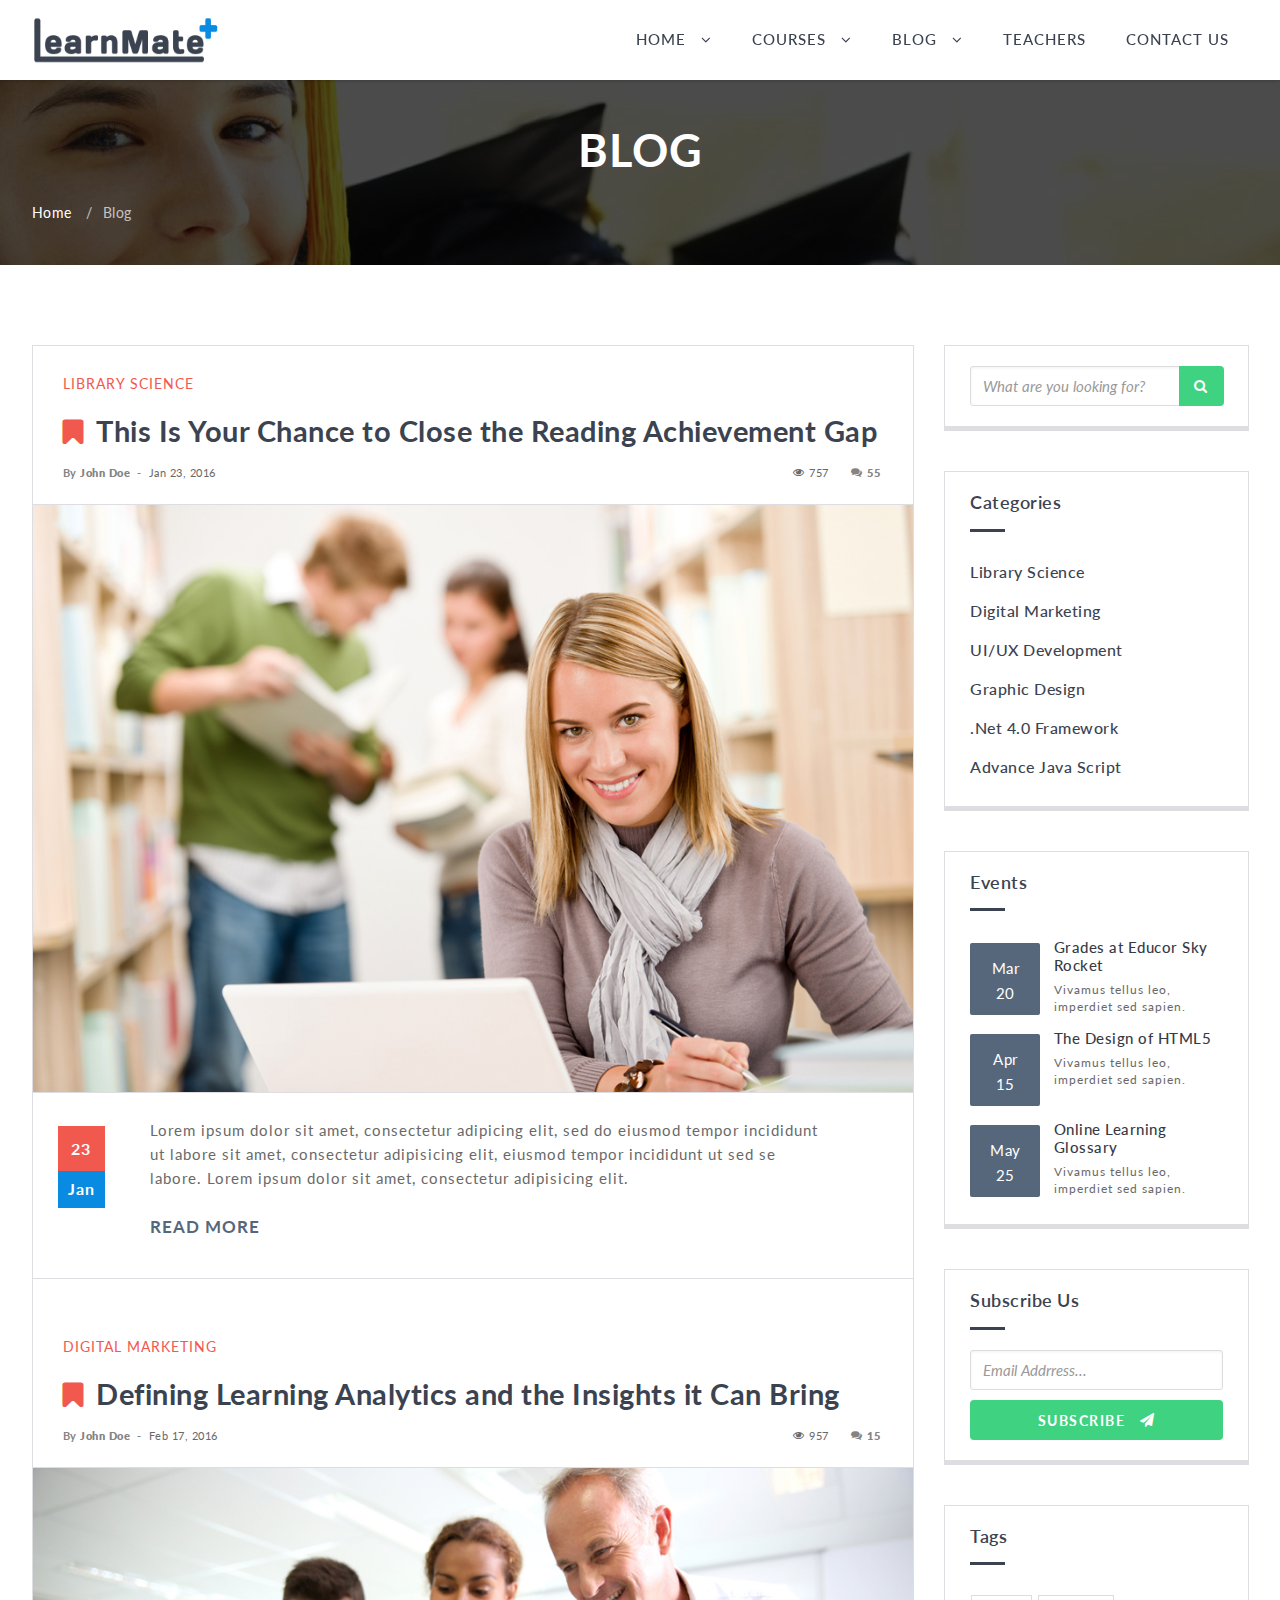
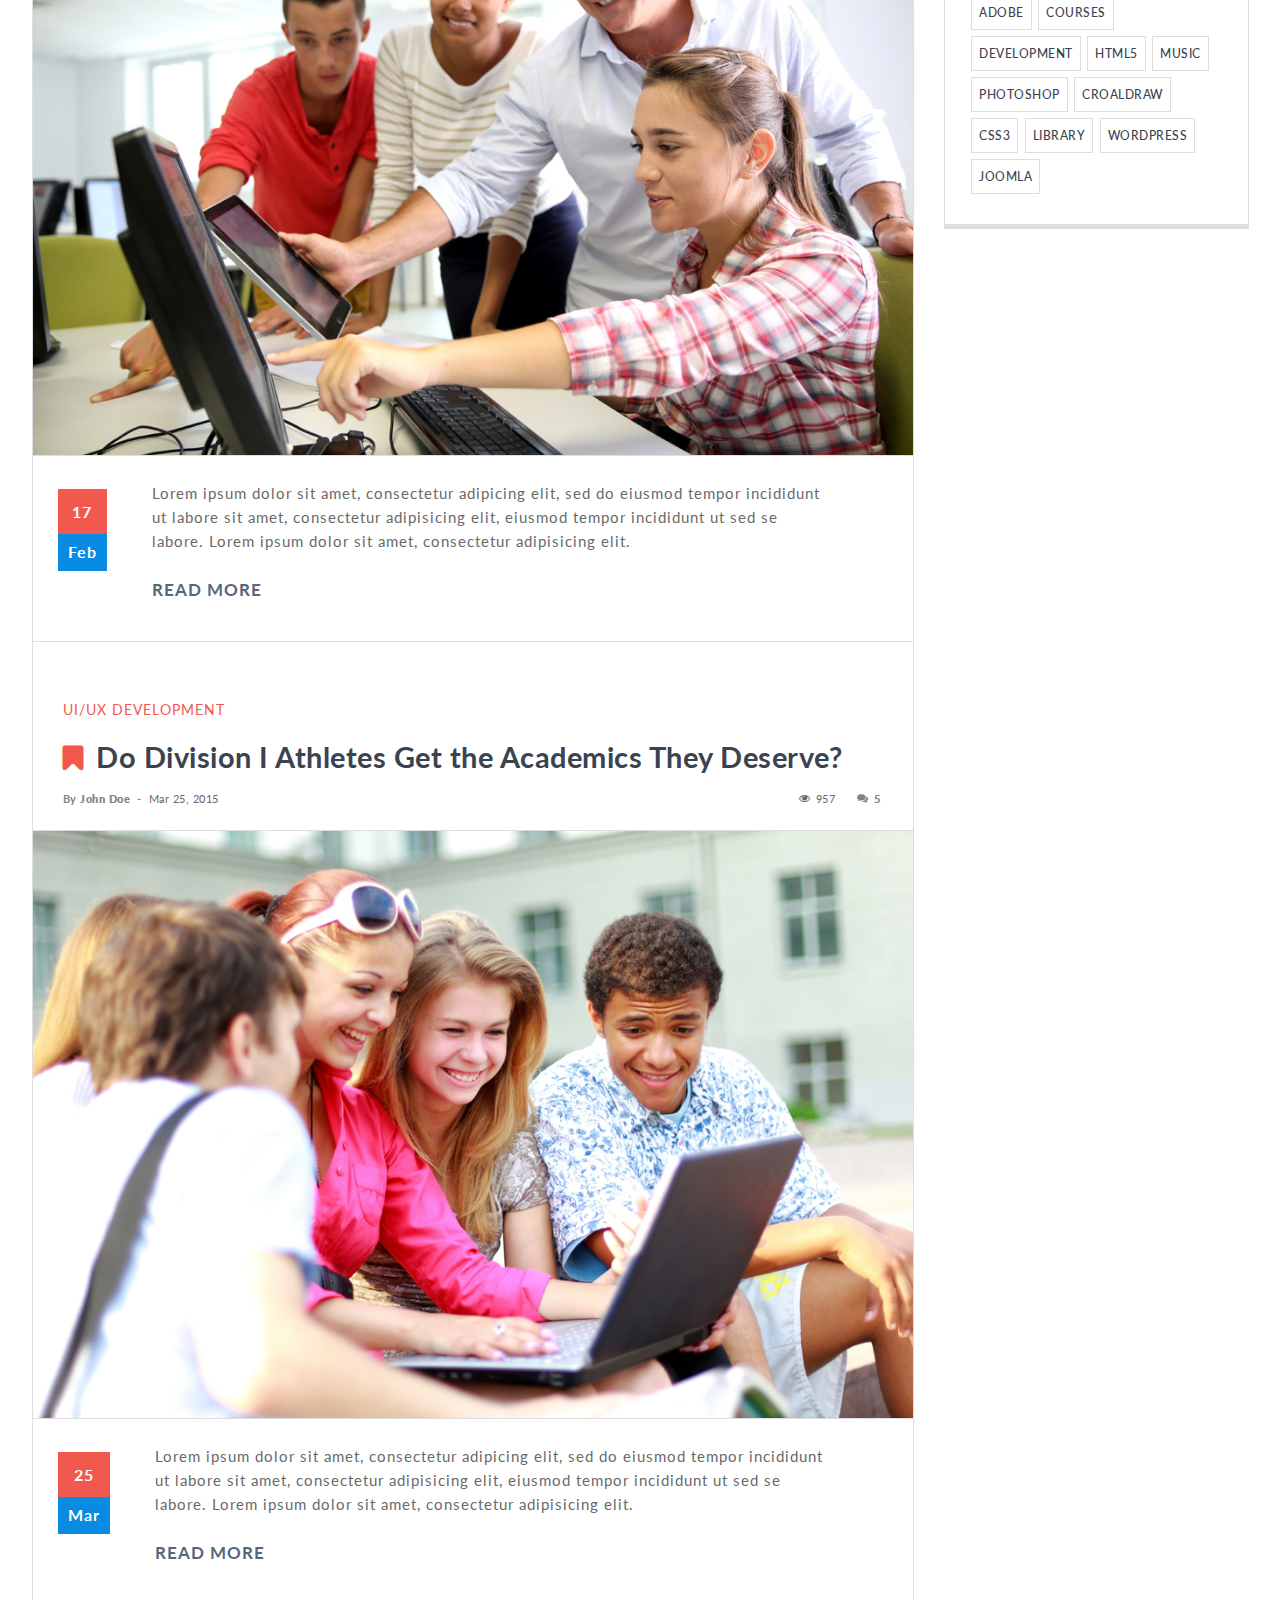
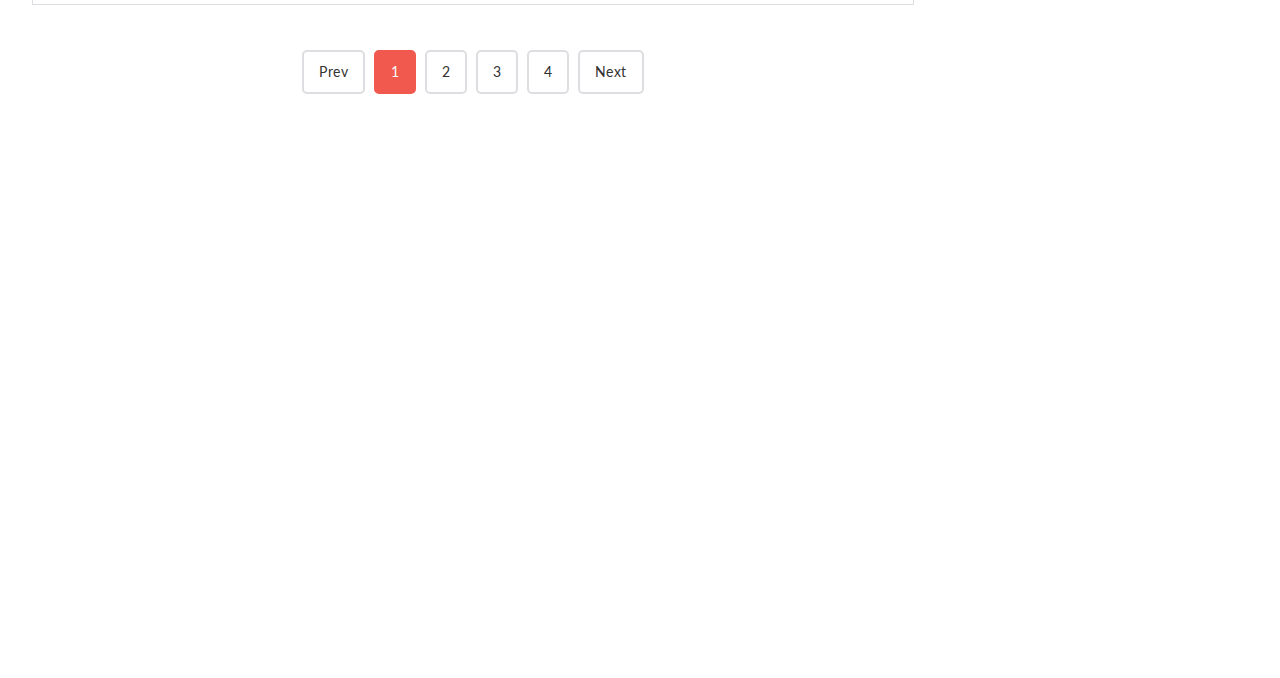
<file: blog_right_sidebar.html>
<!doctype html>
<html lang="zxx">


<head>
<meta charset="UTF-8">
<meta name="viewport" content="width=device-width, initial-scale=1">
<meta name="description" content="" />
<meta name="author" content="" />
<!--[if IE]>
    	<meta http-equiv="X-UA-Compatible" content="IE=edge">
    <![endif]-->


<!--[if lt IE 9]>
        <script type="text/javascript" src="js/html5shiv.min.js"></script>
        <script type="text/javascript" src="js/respond.min.js"></script>
	<![endif]-->

<link rel="icon" href="images/favicon.ico" type="image/x-icon" />
<title>LearnMate | Blog</title>

<link rel="stylesheet" type="text/css" href="css/animate.css" />
<link rel="stylesheet" type="text/css" href="css/bootstrap.css" />
<link rel="stylesheet" type="text/css" href="css/bootstrap-select.css" />
<link rel="stylesheet" type="text/css" href="css/font-awesome.css" />
<link rel="stylesheet" type="text/css" href="css/jquery.fancybox.css" />
<link rel="stylesheet" type="text/css" href="css/mob_menu.css" />
<link rel="stylesheet" type="text/css" href="css/reset.css" />
<link rel="stylesheet" type="text/css" href="css/style.css" />

<link href='https://fonts.googleapis.com/css?family=Raleway:800,500%7CLato:400,300,400italic,700,700italic,300italic,900italic,900,100,100italic%7CRoboto:400,500,600' rel='stylesheet' type='text/css' />
</head>
<body id="home" class="cms_blog cms_blog_left">

<header>
<nav>
<div class="container">
<div id="navbar" class="navbar navbar-default">
<div class="navbar-header col-md-2 col-sm-4 col-xs-4">
<a class="navbar-brand trigger" href="index.html" title="LearnMate"><img alt="Logo" src="images/logo_bk.png"></a>
</div>
<div class="col-md-9 col-sm-7 col-xs-7 pull-xs-right">

<div id="dl-menu" class="dl-menuwrapper">
<button class="dl-trigger visible-sm visible-xs"><i class="fa fa-bars"></i></button>
<ul class="dl-menu">
<li>
<h5 class="sp_module_title">LearnMate</h5>
</li>
<li>
<a href="#">Home</a>
<ul class="dl-submenu">
<li><a href="index.html">Home 1</a></li>
<li><a href="index4.html">Home 2</a></li>
<li><a href="index2.html">Home 3</a></li>
<li><a href="index3.html">Home 4</a></li>
<li><a href="index5.html">Home 5</a></li>
</ul>
</li>
<li>
<a href="#">Courses</a>
<ul class="dl-submenu">
<li><a href="course_grid.html">Course Grid</a></li>
<li><a href="course_list.html">Course List</a></li>
<li><a href="#">Course Single</a>
<ul class="dl-submenu">
<li><a href="course_dtl.html">Science</a></li>
<li><a href="course_dtl.html">Accounting</a></li>
<li><a href="course_dtl.html">Business Development</a></li>
<li><a href="course_dtl.html">Psychology</a></li>
<li><a href="course_dtl.html">Food & Drinking</a></li>
<li><a href="course_dtl.html">Arts & Media</a></li>
</ul>
</li>
</ul>
</li>
<li>
<a href="#">Blog</a>
<ul class="dl-submenu">
<li><a href="blog_right_sidebar.html">Blog - right sidebar</a></li>
<li><a href="blog_left_sidebar.html">Blog - left sidebar</a></li>
<li><a href="blog_dtl.html">Blog Single</a></li>
<li><a href="aboutus.html">About Us</a></li>
</ul>
</li>
<li><a class="trigger" href="teachers.html">Teachers</a></li>
<li><a class="trigger" href="contact.html">Contact us</a></li>
</ul>
</div>

<div class="main_menu_wrap">
<ul class="main_menu">
<li><a class="trigger" href="#">Home <i class="fa fa-angle-down"></i></a>
<ul class="submenu">
<li><a href="index.html">Home 1</a></li>
<li><a href="index4.html">Home 2</a></li>
<li><a href="index2.html">Home 3</a></li>
<li><a href="index3.html">Home 4</a></li>
<li><a href="index5.html">Home 5</a></li>
</ul>
</li>
<li><a class="trigger" href="#">Courses <i class="fa fa-angle-down"></i></a>
<ul class="submenu">
<li><a href="course_grid.html">Course Grid</a></li>
<li><a href="course_list.html">Course List</a></li>
<li><a href="#">Course Single <i class="fa fa-angle-right"></i></a>
<ul class="sub_menu">
<li><a href="course_dtl.html">Science</a></li>
<li><a href="course_dtl.html">Accounting</a></li>
<li><a href="course_dtl.html">Business Development</a></li>
<li><a href="course_dtl.html">Psychology</a></li>
<li><a href="course_dtl.html">Food & Drinking</a></li>
<li><a href="course_dtl.html">Arts & Media</a></li>
</ul>
</li>
</ul>
</li>
<li><a class="trigger" href="#">Blog <i class="fa fa-angle-down"></i></a>
<ul class="submenu">
<li><a href="blog_right_sidebar.html">Blog - right sidebar</a></li>
<li><a href="blog_left_sidebar.html">Blog - left sidebar</a></li>
<li><a href="blog_dtl.html">Blog Single</a></li>
<li><a href="aboutus.html">About Us</a></li>
</ul>
</li>
<li><a class="trigger" href="teachers.html">Teachers</a></li>
<li><a class="trigger" href="contact.html">Contact us</a></li>
</ul>
</div>
</div>
</div>
</div>
</nav>
</header>


<div class="content_wrapper">

<div class="breadcrumb_wrap" data-stellar-background-ratio="0.3" style="background: url(images/slider_graduate.jpg); background-attachment: fixed; background-position: 50% 50%;">
<div class="breadcrumb_wrap_inner">
<div class="container">
<h1>Blog</h1>
<ul class="breadcrumbs">
<li><a href="index.html">Home</a> /</li>
<li>Blog</li>
</ul>
</div>
</div>
</div>


<div id="blog" class="blog">
<div class="container">

<div class="dtl_wrapper col-lg-9 col-md-8 col-sm-12 col-xs-12">
<div class="dtl_inner_wrap">
<div class="dtl_inner">
<div class="dtl_head">
<h5><a href="blog_dtl.html">Library Science</a></h5>
<h2>This Is Your Chance to Close the Reading Achievement Gap</h2>
<div class="dtl_meta_info">
<div class="post_author_name">By <a href="#">John Doe</a> - </div>
<div class="post_date">
<span class="entry-date updated td-module-date">Jan 23, 2016</span>
</div>
<div class="post_comments"><a href="#"><i class="fa fa-comments"></i>55</a></div>
<div class="post_views"><i class="fa fa-eye"></i>757</div>
</div>
</div>
<div class="dtl_block">
<div class="dtl_img">
<img alt="Blog Image" src="images/latest_news1.jpg">
</div>
<div class="dtl_inner_block">
<div class="post_date">
<span class="day">23</span>
<span class="month">Jan</span>
</div>
<div class="blog_info">
<p>Lorem ipsum dolor sit amet, consectetur adipicing elit, sed do eiusmod tempor incididunt ut labore sit amet, consectetur adipisicing elit, eiusmod tempor incididunt ut sed se
labore. Lorem ipsum dolor sit amet, consectetur adipisicing elit.</p>
<a href="blog_dtl.html" class="btn_glob">Read More</a>
</div>
</div>
</div>
</div>
<div class="clearfix"></div>
<div class="dtl_inner">
<div class="dtl_head">
<h5><a href="blog_dtl.html">Digital Marketing</a></h5>
<h2>Defining Learning Analytics and the Insights it Can Bring</h2>
<div class="dtl_meta_info">
<div class="post_author_name">By <a href="#">John Doe</a> - </div>
<div class="post_date">
<span class="entry-date updated td-module-date">Feb 17, 2016</span>
</div>
<div class="post_comments"><a href="#"><i class="fa fa-comments"></i>15</a></div>
<div class="post_views"><i class="fa fa-eye"></i>957</div>
</div>
</div>
<div class="dtl_block">
<div class="dtl_img">
<img alt="Blog Image" src="images/latest_news3.jpg">
</div>
<div class="dtl_inner_block">
<div class="post_date">
<span class="day">17</span>
<span class="month">Feb</span>
</div>
<div class="blog_info">
<p>Lorem ipsum dolor sit amet, consectetur adipicing elit, sed do eiusmod tempor incididunt ut labore sit amet, consectetur adipisicing elit, eiusmod tempor incididunt ut sed se
labore. Lorem ipsum dolor sit amet, consectetur adipisicing elit.</p>
<a href="blog_dtl.html" class="btn_glob">Read More</a>
</div>
</div>
</div>
</div>
<div class="clearfix"></div>
<div class="dtl_inner last">
<div class="dtl_head">
<h5><a href="blog_dtl.html">UI/UX Development</a></h5>
<h2>Do Division I Athletes Get the Academics They Deserve?</h2>
<div class="dtl_meta_info">
<div class="post_author_name">By <a href="#">John Doe</a> - </div>
<div class="post_date">
<span class="entry-date updated td-module-date">Mar 25, 2015</span>
</div>
<div class="post_comments"><a href="#"><i class="fa fa-comments"></i>5</a></div>
<div class="post_views"><i class="fa fa-eye"></i>957</div>
</div>
</div>
<div class="dtl_block">
<div class="dtl_img">
<img alt="Blog Image" src="images/latest_news2.jpg">
</div>
<div class="dtl_inner_block">
<div class="post_date">
<span class="day">25</span>
<span class="month">Mar</span>
</div>
<div class="blog_info">
<p>Lorem ipsum dolor sit amet, consectetur adipicing elit, sed do eiusmod tempor incididunt ut labore sit amet, consectetur adipisicing elit, eiusmod tempor incididunt ut sed se
labore. Lorem ipsum dolor sit amet, consectetur adipisicing elit.</p>
<a href="blog_dtl.html" class="btn_glob">Read More</a>
</div>
</div>
</div>
</div>
</div>
<div class="clearfix"></div>

<div class="pager">
<div class="pages">
<ul class="pagination">
<li><a href="#">Prev</a></li>
<li class="active"><a href="#">1</a></li>
<li><a href="#">2</a></li>
<li><a href="#">3</a></li>
<li><a href="#">4</a></li>
<li><a href="#">Next</a></li>
</ul>
</div>
</div>

</div>


<div class="aside_wrapper col-lg-3 col-md-4 col-sm-12 col-xs-12">

<div class="search_course">
<form method="post" action="#">
<input class="form-control" placeholder="What are you looking for?" name="s" type="text">
<button type="submit" class="btn btn_search"><i class="fa fa-search"></i></button>
</form>
</div>


<div class="category_course">
<h4>Categories</h4>
<ul>
<li><a href="#">Library Science</a></li>
<li><a href="#">Digital Marketing</a></li>
<li><a href="#">UI/UX Development</a></li>
<li><a href="#">Graphic Design</a></li>
<li><a href="#">.Net 4.0 Framework</a></li>
<li><a href="#">Advance Java Script</a></li>
</ul>
</div>


<div class="category_events">
<h4>Events</h4>
<ul>
<li>
<div class="date">
<span class="month">Mar</span>
<span class="day">20</span>
</div>
<div class="event_txt">
<h5><a href="#">Grades at Educor Sky Rocket</a></h5>
<p> Vivamus tellus leo, imperdiet sed sapien.</p>
</div>
</li>
<li>
<div class="date">
<span class="month">Apr</span>
<span class="day">15</span>
</div>
<div class="event_txt">
<h5><a href="#">The Design of HTML5</a></h5>
<p> Vivamus tellus leo, imperdiet sed sapien.</p>
</div>
</li>
<li>
<div class="date">
<span class="month">May</span>
<span class="day">25</span>
</div>
<div class="event_txt">
<h5><a href="#">Online Learning Glossary</a></h5>
<p> Vivamus tellus leo, imperdiet sed sapien.</p>
</div>
</li>
</ul>
</div>


<div class="course_subscribe">
<h4>Subscribe Us</h4>
<form method="post" action="#">
<input class="form-control" placeholder="Email Addrress..." name="s" type="text">
<button type="submit" class="btn btn_subscribe">Subscribe <i class="fa fa-paper-plane"></i></button>
</form>
</div>


<div class="course_tags">
<h4>Tags</h4>
<ul>
<li>
<a href="#">Adobe</a>
<a href="#">Courses</a>
<a href="#">Development</a>
<a href="#">HTML5</a>
<a href="#">Music</a>
<a href="#">Photoshop</a>
<a href="#">Croaldraw</a>
<a href="#">CSS3</a>
<a href="#">Library</a>
<a href="#">Wordpress</a>
<a href="#">Joomla</a>
</li>
</ul>
</div>

</div>

</div>
</div>

</div>


<footer class="footer">
<div class="container">
<div class="row">

<div class="footer_link_wrapper">
<div class="col-lg-3 col-md-3 col-sm-6 col-xs-12">
<ul class="footer_list">
<li>
<div class="footer_logo"><img alt="Footer Logo" src="images/logo_wt.png"></div>
<div class="footer_txt"><p>The expert will give all the instructions in easy and compreensive way</p></div>
<div class="footer_email"><i class="fa fa-envelope"></i> <a href="mailto:abcxyz@abc.com">support@abcxyz.com</a></div>
<div class="footer_phone"><i class="fa fa-phone"></i> +1 800 123 1234</div>
<div class="social_links">
<a href="#" target="_blank" rel="external nofollow" title="Share it"><i class="fa fa-facebook"></i></a>
<a href="#" target="_blank" rel="external nofollow" title="Tweet it"><i class="fa fa-twitter"></i></a>
<a href="#" target="_blank" rel="external nofollow" title="Linked it"><i class="fa fa-linkedin"></i></a>
</div>
</li>
</ul>
</div>
<div class="col-lg-4 col-md-4 col-sm-6 col-xs-12">
<ul class="footer_list">
<li>
<h3>Latest News</h3>
<ul class="foot_letnews_list">
<li>
<div class="foot_letnews_img"><img alt="" src="images/foot_latest_news1.jpg"></div>
<div class="foot_letnews_info">
<h4><a href="#">You'll hear a tale a tale of alorem epsumn dollare gupt animap</a></h4>
<em>Jan 23, 2016</em>
</div>
</li>
<li>
<div class="foot_letnews_img"><img alt="" src="images/foot_latest_news2.jpg"></div>
<div class="foot_letnews_info">
<h4><a href="#">Here's the story of a named alorem epsumn dollare guptni</a></h4>
<em>Feb 17, 2016</em>
</div>
</li>
<li>
<div class="foot_letnews_img"><img alt="" src="images/foot_latest_news3.jpg"></div>
<div class="foot_letnews_info">
<h4><a href="#">So get a witch's shawl on alorem epsumn dollare gupt</a></h4>
<em>Mar 25, 2016</em>
</div>
</li>
</ul>
</li>
</ul>
</div>
<div class="col-lg-2 col-md-2 col-sm-6 col-xs-12">
<ul class="footer_list">
<li>
<h3>Links</h3>
<ul class="footer_sublist">
<li><a href="#" title="About">About</a></li>
<li><a href="#" title="Courses">Courses</a></li>
<li><a href="#" title="Blog">Blog</a></li>
<li><a href="#" title="Gallery">Gallery</a></li>
<li><a href="#" title="FAQ">FAQ</a></li>
<li><a href="#" title="Contact">Contact</a></li>
<li><a href="#" title="Become a Teacher">Become a Teacher</a></li>
</ul>
</li>
</ul>
</div>
<div class="col-lg-3 col-md-3 col-sm-6 col-xs-12 padd_rnone">
<div class="foot_gallery">
<h3>Event Gallery</h3>
<div class="col-md-4 col-xs-3"><a href="blog_right_sidebar.html"><img alt="" src="images/foot_science.jpg"></a></div>
<div class="col-md-4 col-xs-3"><a href="blog_right_sidebar.html"><img alt="" src="images/foot_inclass.jpg"></a></div>
<div class="col-md-4 col-xs-3"><a href="blog_right_sidebar.html"><img alt="" src="images/foot_classroom.jpg"></a></div>
<div class="col-md-4 col-xs-3"><a href="blog_right_sidebar.html"><img alt="" src="images/foot_with_instructor.jpg"></a></div>
<div class="col-md-4 col-xs-3"><a href="blog_right_sidebar.html"><img alt="" src="images/foot_campus.jpg"></a></div>
<div class="col-md-4 col-xs-3"><a href="blog_right_sidebar.html"><img alt="" src="images/foot_group_in_campus.jpg"></a></div>
<div class="col-md-4 col-xs-3"><a href="blog_right_sidebar.html"><img alt="" src="images/foot_sport.jpg"></a></div>
<div class="col-md-4 col-xs-3"><a href="blog_right_sidebar.html"><img alt="" src="images/foot_inclass1.jpg"></a></div>
<div class="col-md-4 col-xs-3"><a href="blog_right_sidebar.html"><img alt="" src="images/foot_graduate.jpg"></a></div>
</div>
</div>
</div>

</div>
</div>
<div class="copyright">
<div class="container">
<div class="row">
<div class="col-lg-6 col-md-6 col-sm-12 col-xs-12 coppyright_txt"> <a target="_blank" href="https://www.templateshub.net">Templates Hub</a> </div>
<div class="time_available col-lg-3 col-md-3 col-sm-6 col-xs-6"><i class="fa fa-clock-o"></i> Mon - Sat &nbsp;&nbsp;(9am - 5pm) &nbsp;&nbsp;&nbsp;&nbsp;</div>
<div class="social col-lg-3 col-md-3 col-sm-6 col-xs-6">
<ul class="pull-right">
<li><a href="#">Sitemap</a></li>
<li><a href="#">Terms</a></li>
<li><a href="#">Privacy</a></li>
</ul>
</div>
</div>
</div>
</div>
</footer>


<div class="offcanvas_overlay"></div>


<script type="text/javascript" src="js/jquery-3.1.0.min.js"></script>
<script type="text/javascript" src="js/modernizr.custom.js"></script>
<script type="text/javascript" src="js/jquery.dlmenu.js"></script>
<script type="text/javascript" src="js/bootstrap.min.js"></script>
<script type="text/javascript" src="js/bootstrap-select.js"></script>
<script type="text/javascript" src="js/jquery-plugin-collection.js"></script>
<script type="text/javascript" src="js/owl-carousel.js"></script>
<script type="text/javascript" src="js/js-functions.js"></script>
</body>


</html>
</file>
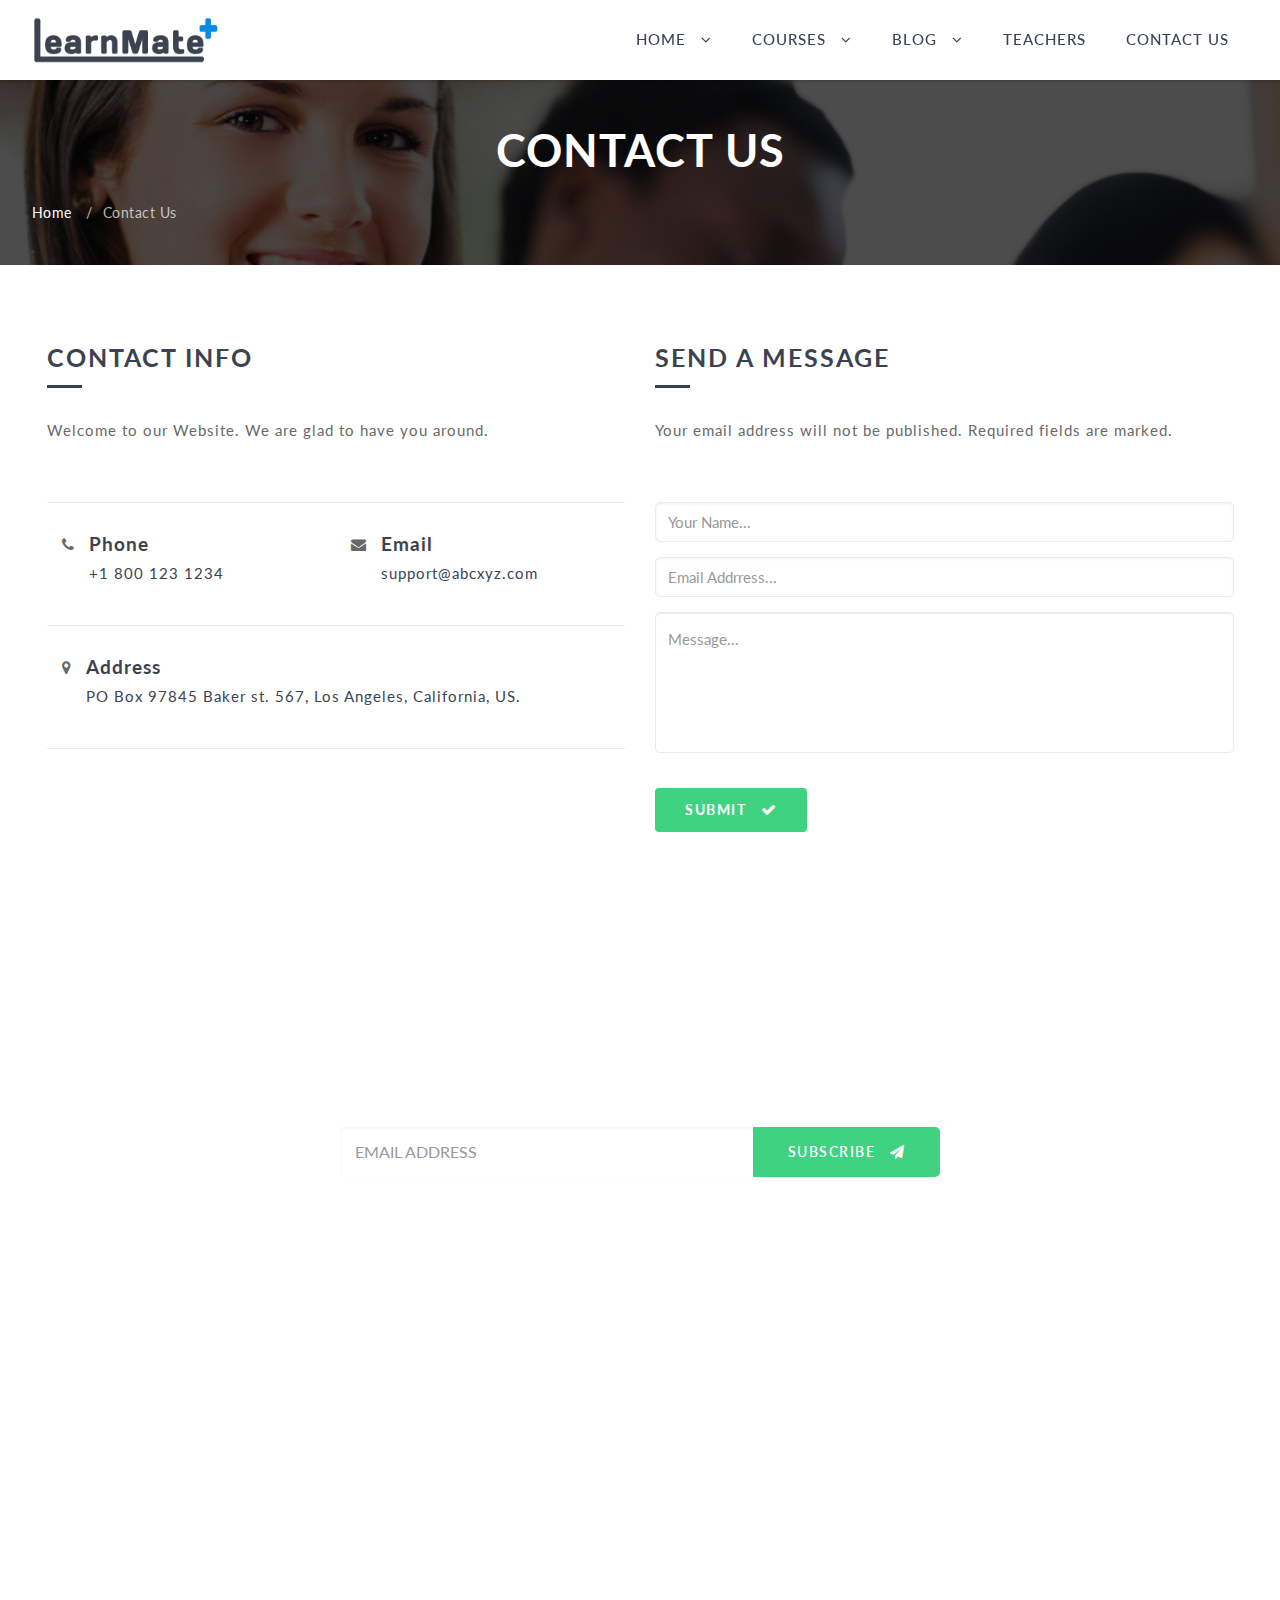
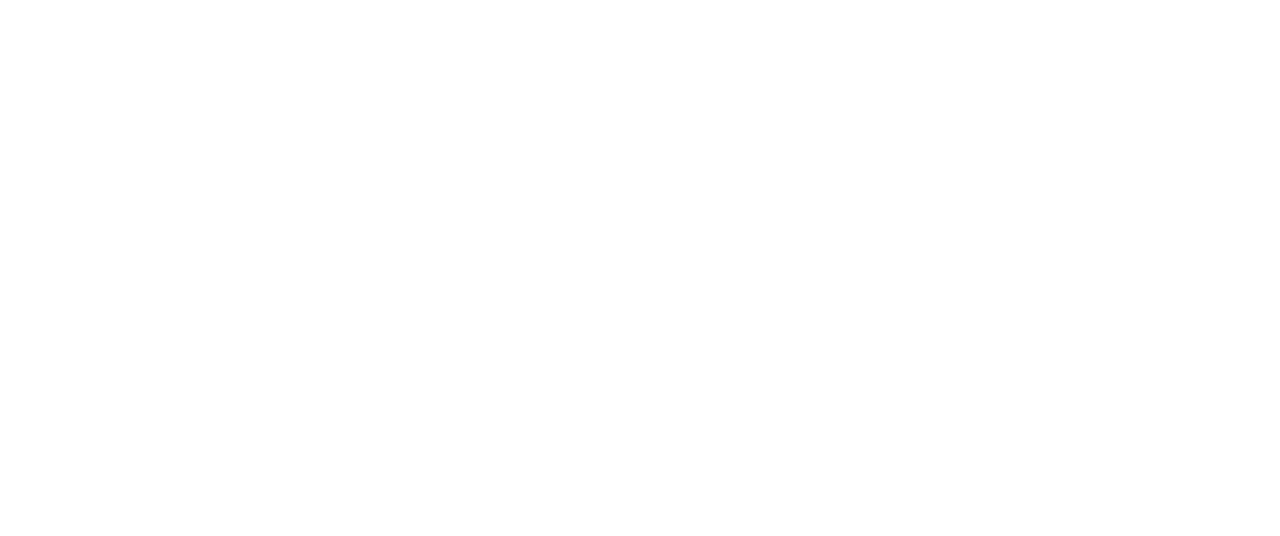
<file: contact.html>
<!doctype html>
<html lang="zxx">


<head>
<meta charset="UTF-8">
<meta name="viewport" content="width=device-width, initial-scale=1">
<meta name="description" content="" />
<meta name="author" content="" />
<!--[if IE]>
    	<meta http-equiv="X-UA-Compatible" content="IE=edge">
    <![endif]-->


<!--[if lt IE 9]>
        <script type="text/javascript" src="js/html5shiv.min.js"></script>
        <script type="text/javascript" src="js/respond.min.js"></script>
	<![endif]-->

<link rel="icon" href="images/favicon.ico" type="image/x-icon" />
<title>LearnMate | Contact US</title>

<link rel="stylesheet" type="text/css" href="css/animate.css" />
<link rel="stylesheet" type="text/css" href="css/bootstrap.css" />
<link rel="stylesheet" type="text/css" href="css/bootstrap-select.css" />
<link rel="stylesheet" type="text/css" href="css/font-awesome.css" />
<link rel="stylesheet" type="text/css" href="css/jquery.fancybox.css" />
<link rel="stylesheet" type="text/css" href="css/mob_menu.css" />
<link rel="stylesheet" type="text/css" href="css/reset.css" />
<link rel="stylesheet" type="text/css" href="css/style.css" />

<link href='https://fonts.googleapis.com/css?family=Raleway:800,500%7CLato:400,300,400italic,700,700italic,300italic,900italic,900,100,100italic%7CRoboto:400,500,600' rel='stylesheet' type='text/css' />
</head>
<body id="home" class="cms_contact">

<header>
<nav>
<div class="container">
<div id="navbar" class="navbar navbar-default">
<div class="navbar-header col-md-2 col-sm-4 col-xs-4">
<a class="navbar-brand trigger" href="index.html" title="LearnMate"><img alt="Logo" src="images/logo_bk.png"></a>
</div>
<div class="col-md-9 col-sm-7 col-xs-7 pull-xs-right">

<div id="dl-menu" class="dl-menuwrapper">
<button class="dl-trigger visible-sm visible-xs"><i class="fa fa-bars"></i></button>
<ul class="dl-menu">
<li>
<h5 class="sp_module_title">LearnMate</h5>
</li>
<li>
<a href="#">Home</a>
<ul class="dl-submenu">
<li><a href="index.html">Home 1</a></li>
<li><a href="index4.html">Home 2</a></li>
<li><a href="index2.html">Home 3</a></li>
<li><a href="index3.html">Home 4</a></li>
<li><a href="index5.html">Home 5</a></li>
</ul>
</li>
<li>
<a href="#">Courses</a>
<ul class="dl-submenu">
<li><a href="course_grid.html">Course Grid</a></li>
<li><a href="course_list.html">Course List</a></li>
<li><a href="#">Course Single</a>
<ul class="dl-submenu">
<li><a href="course_dtl.html">Science</a></li>
<li><a href="course_dtl.html">Accounting</a></li>
<li><a href="course_dtl.html">Business Development</a></li>
<li><a href="course_dtl.html">Psychology</a></li>
<li><a href="course_dtl.html">Food & Drinking</a></li>
<li><a href="course_dtl.html">Arts & Media</a></li>
</ul>
</li>
</ul>
</li>
<li>
<a href="#">Blog</a>
<ul class="dl-submenu">
<li><a href="blog_right_sidebar.html">Blog - right sidebar</a></li>
<li><a href="blog_left_sidebar.html">Blog - left sidebar</a></li>
<li><a href="blog_dtl.html">Blog Single</a></li>
<li><a href="aboutus.html">About Us</a></li>
</ul>
</li>
<li><a class="trigger" href="teachers.html">Teachers</a></li>
<li><a class="trigger" href="contact.html">Contact us</a></li>
</ul>
</div>

<div class="main_menu_wrap">
<ul class="main_menu">
<li><a class="trigger" href="#">Home <i class="fa fa-angle-down"></i></a>
<ul class="submenu">
<li><a href="index.html">Home 1</a></li>
<li><a href="index4.html">Home 2</a></li>
<li><a href="index2.html">Home 3</a></li>
<li><a href="index3.html">Home 4</a></li>
<li><a href="index5.html">Home 5</a></li>
</ul>
</li>
<li><a class="trigger" href="#">Courses <i class="fa fa-angle-down"></i></a>
<ul class="submenu">
<li><a href="course_grid.html">Course Grid</a></li>
<li><a href="course_list.html">Course List</a></li>
<li><a href="#">Course Single <i class="fa fa-angle-right"></i></a>
<ul class="sub_menu">
<li><a href="course_dtl.html">Science</a></li>
<li><a href="course_dtl.html">Accounting</a></li>
<li><a href="course_dtl.html">Business Development</a></li>
<li><a href="course_dtl.html">Psychology</a></li>
<li><a href="course_dtl.html">Food & Drinking</a></li>
<li><a href="course_dtl.html">Arts & Media</a></li>
</ul>
</li>
</ul>
</li>
<li><a class="trigger" href="#">Blog <i class="fa fa-angle-down"></i></a>
<ul class="submenu">
<li><a href="blog_right_sidebar.html">Blog - right sidebar</a></li>
<li><a href="blog_left_sidebar.html">Blog - left sidebar</a></li>
<li><a href="blog_dtl.html">Blog Single</a></li>
<li><a href="aboutus.html">About Us</a></li>
</ul>
</li>
<li><a class="trigger" href="teachers.html">Teachers</a></li>
<li><a class="trigger" href="contact.html">Contact us</a></li>
</ul>
</div>
</div>
</div>
</div>
</nav>
</header>


<div class="content_wrapper">

<div class="breadcrumb_wrap" data-stellar-background-ratio="0.3" style="background: url(images/slider_inclass.jpg); background-attachment: fixed; background-position: 50% 50%;">
<div class="breadcrumb_wrap_inner">
<div class="container">
<h1>Contact Us</h1>
<ul class="breadcrumbs">
<li><a href="index.html">Home</a> /</li>
<li>Contact Us</li>
</ul>
</div>
</div>
</div>


<div id="contact_wrap" class="contact_wrap">
<div class="container">

<div class="col-md-6 col-sm-12 col-xs-12">
<h3>Contact Info</h3>
<p>Welcome to our Website. We are glad to have you around.</p>
<div class="contact_info">
<div class="contact_info_inner">
<div class="col-md-6 col-sm-12 col-xs-12">
<div class="icon_box"><i class="fa fa-phone"></i></div>
<div class="info_txt">
<h4>Phone</h4>
<p>+1 800 123 1234</p>
</div>
</div>
<div class="col-md-6 col-sm-12 col-xs-12">
<div class="icon_box"><i class="fa fa-envelope"></i></div>
<div class="info_txt">
<h4>Email</h4>
<p><a href="mailto:abcxyz@abc.com">support@abcxyz.com</a></p>
</div>
</div>
</div>
<div class="contact_info_inner">
<div class="col-md-12 col-sm-12 col-xs-12">
<div class="icon_box"><i class="fa fa-map-marker"></i></div>
<div class="info_txt">
<h4>Address</h4>
<p>PO Box 97845 Baker st. 567, Los Angeles, California, US.</p>
</div>
</div>
</div>
</div>
</div>


<div class="col-md-6 col-sm-12 col-xs-12">
<h3>Send A Message</h3>
<p>Your email address will not be published. Required fields are marked.</p>
<div class="contact_form">
<form method="post" action="#">
<input class="form-control" placeholder="Your Name..." name="name" type="text">
<input class="form-control" placeholder="Email Addrress..." name="email" type="text">
<textarea class="form-control" rows="7" placeholder="Message..." name="message"></textarea>
<button type="submit" class="btn btn_contact">Submit <i class="fa fa-check"></i></button>
</form>
</div>
</div>

</div>
</div>


<div id="newsletter" class="newsletter" data-stellar-background-ratio="0.3" style="background: url(images/newsletter_bg.jpg); background-attachment: fixed; background-position: 50% 50%;" ">
<div class="container">
<h2>Subscribe to our newsletter</h2>
<p>Signup to receive email updates about courses</p>
<form method="post" action="#">
<input class="form-control" type="text" name="email" placeholder="EMAIL ADDRESS" required="">
<button type="submit" class="btn btn_getstart">subscribe <i class="fa fa-paper-plane"></i></button>
</form>
</div>
</div>

<div class="clearfix"></div>

<div class="map">
<iframe src="https://www.google.com/maps/embed?pb=!1m18!1m12!1m3!1d386554.127658701!2d-74.36011883534896!3d40.80700193013912!2m3!1f0!2f0!3f0!3m2!1i1024!2i768!4f13.1!3m3!1m2!1s0x89c24fa5d33f083b%3A0xc80b8f06e177fe62!2sNew+York%2C+NY%2C+USA!5e0!3m2!1sen!2sin!4v1445612341514" allowfullscreen></iframe>
</div>

<div class="clearfix"></div>
</div>


<footer class="footer">
<div class="container">
<div class="row">

<div class="footer_link_wrapper">
<div class="col-lg-3 col-md-3 col-sm-6 col-xs-12">
<ul class="footer_list">
<li>
<div class="footer_logo"><img alt="Footer Logo" src="images/logo_wt.png"></div>
<div class="footer_txt"><p>The expert will give all the instructions in easy and compreensive way</p></div>
<div class="footer_email"><i class="fa fa-envelope"></i> <a href="mailto:abcxyz@abc.com">support@abcxyz.com</a></div>
<div class="footer_phone"><i class="fa fa-phone"></i> +1 800 123 1234</div>
<div class="social_links">
<a href="#" target="_blank" rel="external nofollow" title="Share it"><i class="fa fa-facebook"></i></a>
<a href="#" target="_blank" rel="external nofollow" title="Tweet it"><i class="fa fa-twitter"></i></a>
<a href="#" target="_blank" rel="external nofollow" title="Linked it"><i class="fa fa-linkedin"></i></a>
</div>
</li>
</ul>
</div>
<div class="col-lg-4 col-md-4 col-sm-6 col-xs-12">
<ul class="footer_list">
<li>
<h3>Latest News</h3>
<ul class="foot_letnews_list">
<li>
<div class="foot_letnews_img"><img alt="" src="images/foot_latest_news1.jpg"></div>
<div class="foot_letnews_info">
<h4><a href="#">You'll hear a tale a tale of alorem epsumn dollare gupt animap</a></h4>
<em>Jan 23, 2016</em>
</div>
</li>
<li>
<div class="foot_letnews_img"><img alt="" src="images/foot_latest_news2.jpg"></div>
<div class="foot_letnews_info">
<h4><a href="#">Here's the story of a named alorem epsumn dollare guptni</a></h4>
<em>Feb 17, 2016</em>
</div>
</li>
<li>
<div class="foot_letnews_img"><img alt="" src="images/foot_latest_news3.jpg"></div>
<div class="foot_letnews_info">
<h4><a href="#">So get a witch's shawl on alorem epsumn dollare gupt</a></h4>
<em>Mar 25, 2016</em>
</div>
</li>
</ul>
</li>
</ul>
</div>
<div class="col-lg-2 col-md-2 col-sm-6 col-xs-12">
<ul class="footer_list">
<li>
<h3>Links</h3>
<ul class="footer_sublist">
<li><a href="#" title="About">About</a></li>
<li><a href="#" title="Courses">Courses</a></li>
<li><a href="#" title="Blog">Blog</a></li>
<li><a href="#" title="Gallery">Gallery</a></li>
<li><a href="#" title="FAQ">FAQ</a></li>
<li><a href="#" title="Contact">Contact</a></li>
<li><a href="#" title="Become a Teacher">Become a Teacher</a></li>
</ul>
</li>
</ul>
</div>
<div class="col-lg-3 col-md-3 col-sm-6 col-xs-12 padd_rnone">
<div class="foot_gallery">
<h3>Event Gallery</h3>
<div class="col-md-4 col-xs-3"><a href="blog_right_sidebar.html"><img alt="" src="images/foot_science.jpg"></a></div>
<div class="col-md-4 col-xs-3"><a href="blog_right_sidebar.html"><img alt="" src="images/foot_inclass.jpg"></a></div>
<div class="col-md-4 col-xs-3"><a href="blog_right_sidebar.html"><img alt="" src="images/foot_classroom.jpg"></a></div>
<div class="col-md-4 col-xs-3"><a href="blog_right_sidebar.html"><img alt="" src="images/foot_with_instructor.jpg"></a></div>
<div class="col-md-4 col-xs-3"><a href="blog_right_sidebar.html"><img alt="" src="images/foot_campus.jpg"></a></div>
<div class="col-md-4 col-xs-3"><a href="blog_right_sidebar.html"><img alt="" src="images/foot_group_in_campus.jpg"></a></div>
<div class="col-md-4 col-xs-3"><a href="blog_right_sidebar.html"><img alt="" src="images/foot_sport.jpg"></a></div>
<div class="col-md-4 col-xs-3"><a href="blog_right_sidebar.html"><img alt="" src="images/foot_inclass1.jpg"></a></div>
<div class="col-md-4 col-xs-3"><a href="blog_right_sidebar.html"><img alt="" src="images/foot_graduate.jpg"></a></div>
</div>
</div>
</div>

</div>
</div>
<div class="copyright">
<div class="container">
<div class="row">
<div class="col-lg-6 col-md-6 col-sm-12 col-xs-12 coppyright_txt"> <a target="_blank" href="https://www.templateshub.net">Templates Hub</a> </div>
<div class="time_available col-lg-3 col-md-3 col-sm-6 col-xs-6"><i class="fa fa-clock-o"></i> Mon - Sat &nbsp;&nbsp;(9am - 5pm) &nbsp;&nbsp;&nbsp;&nbsp;</div>
<div class="social col-lg-3 col-md-3 col-sm-6 col-xs-6">
<ul class="pull-right">
<li><a href="#">Sitemap</a></li>
<li><a href="#">Terms</a></li>
<li><a href="#">Privacy</a></li>
</ul>
</div>
</div>
</div>
</div>
</footer>


<div class="offcanvas_overlay"></div>


<script type="text/javascript" src="js/jquery-3.1.0.min.js"></script>
<script type="text/javascript" src="js/modernizr.custom.js"></script>
<script type="text/javascript" src="js/jquery.dlmenu.js"></script>
<script type="text/javascript" src="js/bootstrap.min.js"></script>
<script type="text/javascript" src="js/bootstrap-select.js"></script>
<script type="text/javascript" src="js/jquery-plugin-collection.js"></script>
<script type="text/javascript" src="js/owl-carousel.js"></script>
<script type="text/javascript" src="js/js-functions.js"></script>
</body>


</html>
</file>
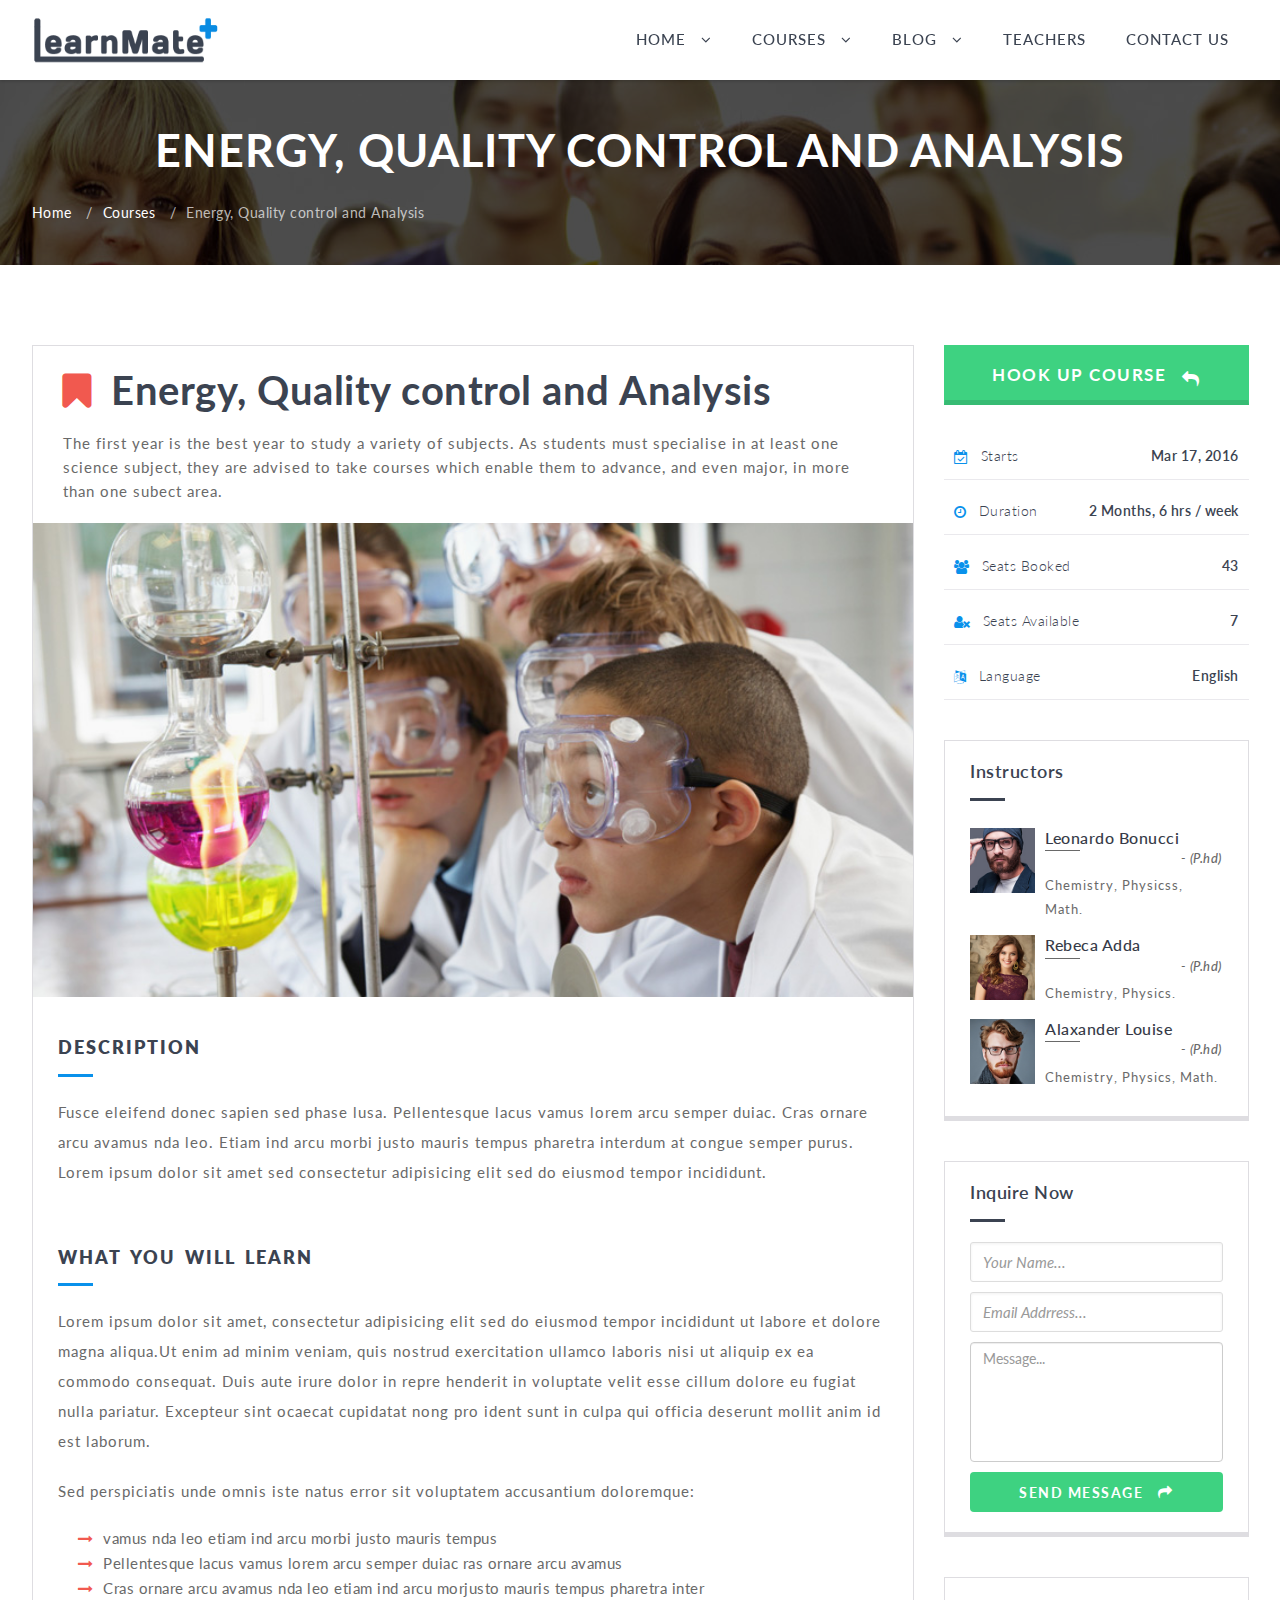
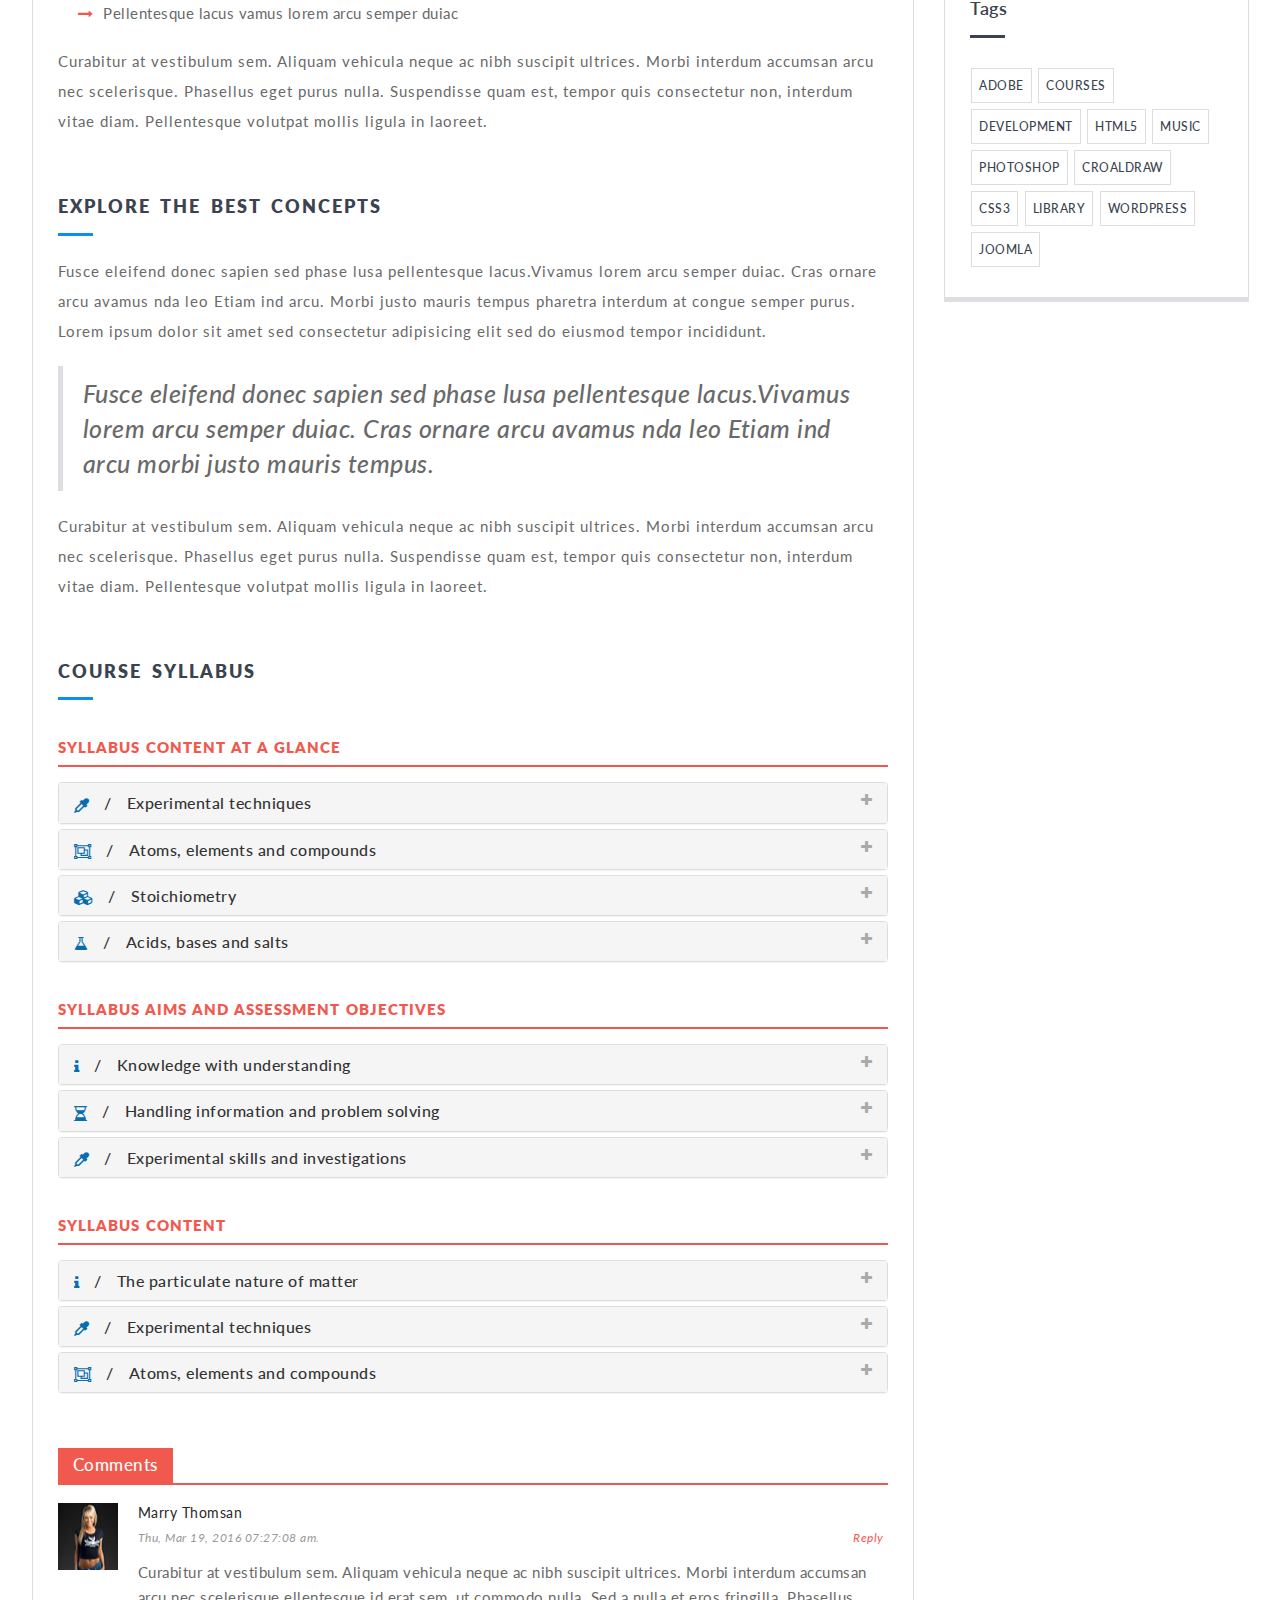
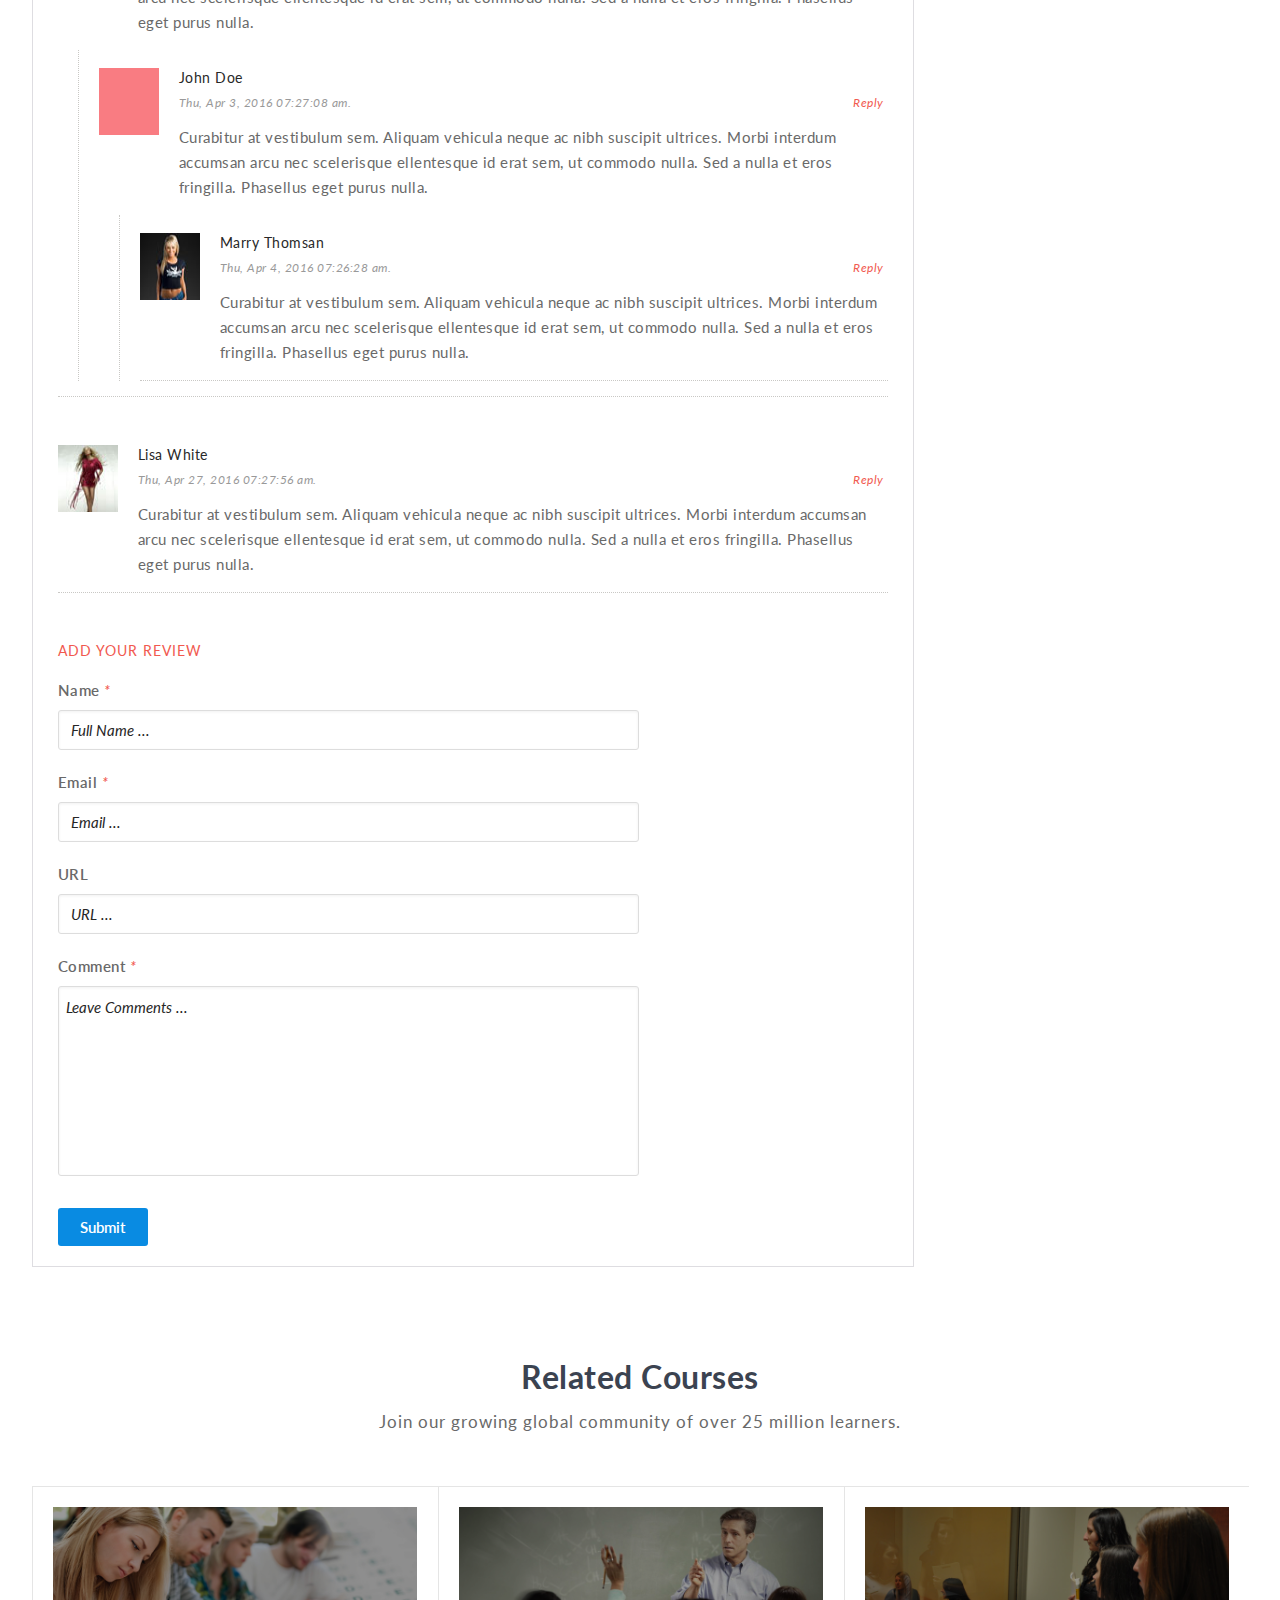
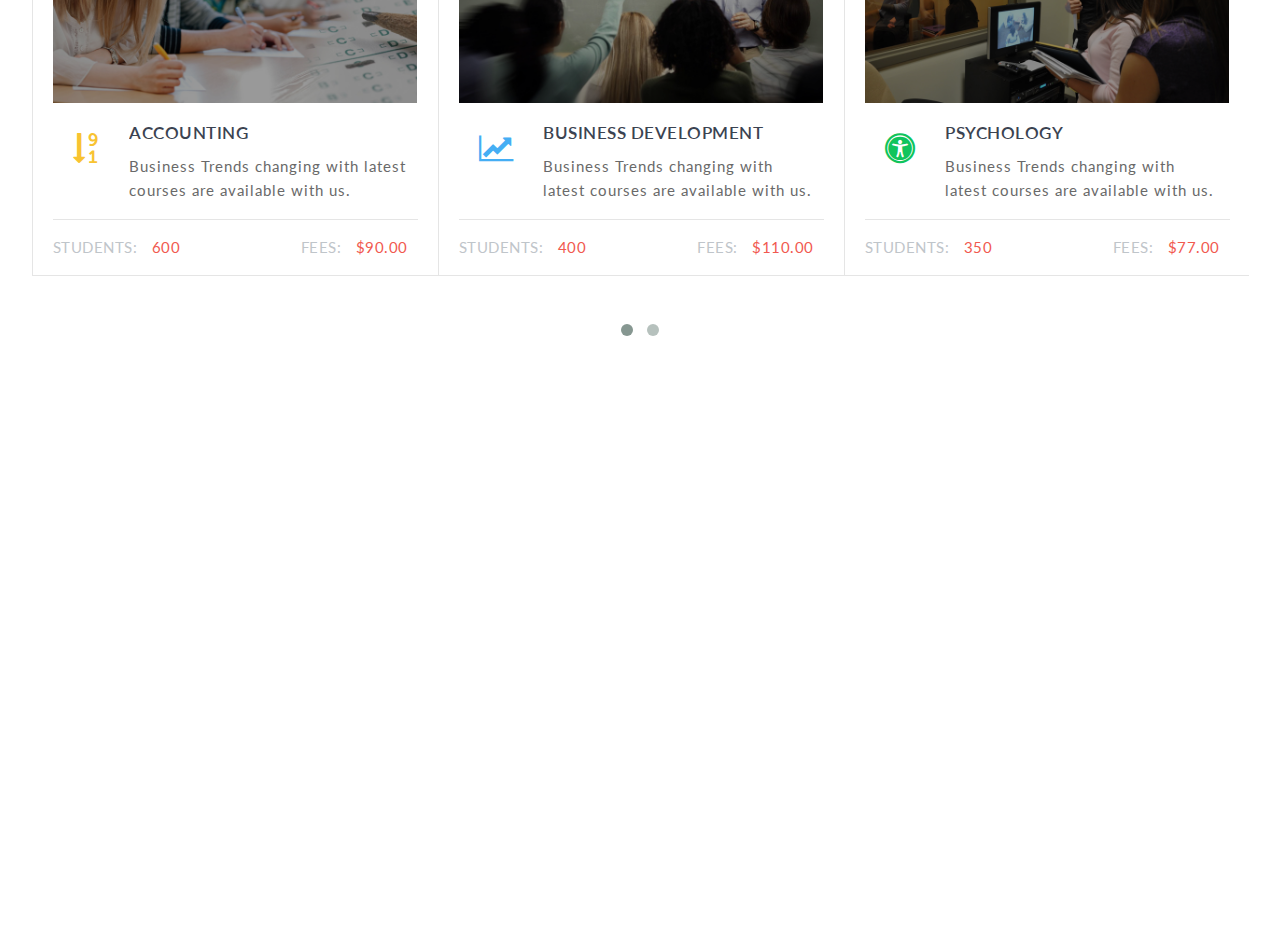
<file: course_dtl.html>
<!doctype html>
<html lang="zxx">


<head>
<meta charset="UTF-8">
<meta name="viewport" content="width=device-width, initial-scale=1">
<meta name="description" content="" />
<meta name="author" content="" />
<!--[if IE]>
    	<meta http-equiv="X-UA-Compatible" content="IE=edge">
    <![endif]-->


<!--[if lt IE 9]>
        <script type="text/javascript" src="js/html5shiv.min.js"></script>
        <script type="text/javascript" src="js/respond.min.js"></script>
	<![endif]-->

<link rel="icon" href="images/favicon.ico" type="image/x-icon" />
<title>LearnMate | Course Detail</title>

<link rel="stylesheet" type="text/css" href="css/animate.css" />
<link rel="stylesheet" type="text/css" href="css/bootstrap.css" />
<link rel="stylesheet" type="text/css" href="css/bootstrap-select.css" />
<link rel="stylesheet" type="text/css" href="css/font-awesome.css" />
<link rel="stylesheet" type="text/css" href="css/jquery.fancybox.css" />
<link rel="stylesheet" type="text/css" href="css/owl.carousel.css" />
<link rel="stylesheet" type="text/css" href="css/mob_menu.css" />
<link rel="stylesheet" type="text/css" href="css/reset.css" />
<link rel="stylesheet" type="text/css" href="css/style.css" />

<link href='https://fonts.googleapis.com/css?family=Raleway:800,500%7CLato:400,300,400italic,700,700italic,300italic,900italic,900,100,100italic%7CRoboto:400,500,600' rel='stylesheet' type='text/css' />
</head>
<body id="home" class="cms_course">

<header>
<nav>
<div class="container">
<div id="navbar" class="navbar navbar-default">
<div class="navbar-header col-md-2 col-sm-4 col-xs-4">
<a class="navbar-brand trigger" href="index.html" title="LearnMate"><img alt="Logo" src="images/logo_bk.png"></a>
</div>
<div class="col-md-9 col-sm-7 col-xs-7 pull-xs-right">

<div id="dl-menu" class="dl-menuwrapper">
<button class="dl-trigger visible-sm visible-xs"><i class="fa fa-bars"></i></button>
<ul class="dl-menu">
<li>
<h5 class="sp_module_title">LearnMate</h5>
</li>
<li>
<a href="#">Home</a>
<ul class="dl-submenu">
<li><a href="index.html">Home 1</a></li>
<li><a href="index4.html">Home 2</a></li>
<li><a href="index2.html">Home 3</a></li>
<li><a href="index3.html">Home 4</a></li>
<li><a href="index5.html">Home 5</a></li>
</ul>
</li>
<li>
<a href="#">Courses</a>
<ul class="dl-submenu">
<li><a href="course_grid.html">Course Grid</a></li>
<li><a href="course_list.html">Course List</a></li>
<li><a href="#">Course Single</a>
<ul class="dl-submenu">
<li><a href="course_dtl.html">Science</a></li>
<li><a href="course_dtl.html">Accounting</a></li>
<li><a href="course_dtl.html">Business Development</a></li>
<li><a href="course_dtl.html">Psychology</a></li>
<li><a href="course_dtl.html">Food & Drinking</a></li>
<li><a href="course_dtl.html">Arts & Media</a></li>
</ul>
</li>
</ul>
</li>
<li>
<a href="#">Blog</a>
<ul class="dl-submenu">
<li><a href="blog_right_sidebar.html">Blog - right sidebar</a></li>
<li><a href="blog_left_sidebar.html">Blog - left sidebar</a></li>
<li><a href="blog_dtl.html">Blog Single</a></li>
<li><a href="aboutus.html">About Us</a></li>
</ul>
</li>
<li><a class="trigger" href="teachers.html">Teachers</a></li>
<li><a class="trigger" href="contact.html">Contact us</a></li>
</ul>
</div>

<div class="main_menu_wrap">
<ul class="main_menu">
<li><a class="trigger" href="#">Home <i class="fa fa-angle-down"></i></a>
<ul class="submenu">
<li><a href="index.html">Home 1</a></li>
<li><a href="index4.html">Home 2</a></li>
<li><a href="index2.html">Home 3</a></li>
<li><a href="index3.html">Home 4</a></li>
<li><a href="index5.html">Home 5</a></li>
</ul>
</li>
<li><a class="trigger" href="#">Courses <i class="fa fa-angle-down"></i></a>
<ul class="submenu">
<li><a href="course_grid.html">Course Grid</a></li>
<li><a href="course_list.html">Course List</a></li>
<li><a href="#">Course Single <i class="fa fa-angle-right"></i></a>
<ul class="sub_menu">
<li><a href="course_dtl.html">Science</a></li>
<li><a href="course_dtl.html">Accounting</a></li>
<li><a href="course_dtl.html">Business Development</a></li>
<li><a href="course_dtl.html">Psychology</a></li>
<li><a href="course_dtl.html">Food & Drinking</a></li>
<li><a href="course_dtl.html">Arts & Media</a></li>
</ul>
</li>
</ul>
</li>
<li><a class="trigger" href="#">Blog <i class="fa fa-angle-down"></i></a>
<ul class="submenu">
<li><a href="blog_right_sidebar.html">Blog - right sidebar</a></li>
<li><a href="blog_left_sidebar.html">Blog - left sidebar</a></li>
<li><a href="blog_dtl.html">Blog Single</a></li>
<li><a href="aboutus.html">About Us</a></li>
</ul>
</li>
<li><a class="trigger" href="teachers.html">Teachers</a></li>
<li><a class="trigger" href="contact.html">Contact us</a></li>
</ul>
</div>
</div>
</div>
</div>
</nav>
</header>


<div class="content_wrapper">

<div class="breadcrumb_wrap" data-stellar-background-ratio="0.3" style="background: url(images/slider_group_in_campus.jpg); background-attachment: fixed; background-position: 50% 50%;">
<div class="breadcrumb_wrap_inner">
<div class="container">
<h1>Energy, Quality control and Analysis</h1>
<ul class="breadcrumbs">
<li><a href="index.html">Home</a> /</li>
<li><a href="course_grid.html">Courses</a> /</li>
<li>Energy, Quality control and Analysis</li>
</ul>
</div>
</div>
</div>


<div id="dtl_wrap" class="dtl_wrap">

<div class="container">

<div class="dtl_wrapper col-lg-9 col-md-8 col-sm-12 col-xs-12">

<div class="dtl_inner_wrap">

<div class="dtl_inner last">
<div class="dtl_head">
<h1>Energy, Quality control and Analysis</h1>
<div class="dtl_meta_info">
<p>The first year is the best year to study a variety of subjects. As students must specialise in at least one science subject, they are advised to take courses which enable them
to advance, and even major, in more than one subect area.</p>
</div>
</div>
<div class="dtl_block">
<div class="dtl_img">
<img alt="Blog Image" src="images/science.jpg">
</div>
<div class="detail_text_wrap">
<div class="info_wrapper">
<div class="info_head">
<h4>Description</h4>
<p>Fusce eleifend donec sapien sed phase lusa. Pellentesque lacus vamus lorem arcu semper duiac. Cras ornare arcu avamus nda leo. Etiam ind arcu morbi justo mauris tempus
pharetra interdum at congue semper purus. Lorem ipsum dolor sit amet sed consectetur adipisicing elit sed do eiusmod tempor incididunt.</p>
</div>
</div>
<div class="info_wrapper">
<div class="info_head">
<h4>What You will Learn</h4>
</div>
<p>Lorem ipsum dolor sit amet, consectetur adipisicing elit sed do eiusmod tempor incididunt ut labore et dolore magna aliqua.Ut enim ad minim veniam, quis nostrud exercitation ullamco
laboris nisi ut aliquip ex ea commodo consequat. Duis aute irure dolor in repre henderit in voluptate velit esse cillum dolore eu fugiat nulla pariatur. Excepteur sint ocaecat
cupidatat nong pro ident sunt in culpa qui officia deserunt mollit anim id est laborum.</p>
<p>Sed perspiciatis unde omnis iste natus error sit voluptatem accusantium doloremque:</p>
<ul class="arr_menu">
<li>vamus nda leo etiam ind arcu morbi justo mauris tempus</li>
<li>Pellentesque lacus vamus lorem arcu semper duiac ras ornare arcu avamus</li>
<li>Cras ornare arcu avamus nda leo etiam ind arcu morjusto mauris tempus pharetra inter</li>
<li>Pellentesque lacus vamus lorem arcu semper duiac</li>
</ul>
<p>Curabitur at vestibulum sem. Aliquam vehicula neque ac nibh suscipit ultrices. Morbi interdum accumsan arcu nec scelerisque. Phasellus eget purus nulla. Suspendisse quam est,
tempor quis consectetur non, interdum vitae diam. Pellentesque volutpat mollis ligula in laoreet.</p>
</div>
<div class="info_wrapper">
<div class="info_head">
<h4>Explore the best Concepts</h4>
</div>
<p>Fusce eleifend donec sapien sed phase lusa pellentesque lacus.Vivamus lorem arcu semper duiac. Cras ornare arcu avamus nda leo Etiam ind arcu. Morbi justo mauris tempus pharetra
interdum at congue semper purus. Lorem ipsum dolor sit amet sed consectetur adipisicing elit sed do eiusmod tempor incididunt.</p>
<blockquote>
Fusce eleifend donec sapien sed phase lusa pellentesque lacus.Vivamus lorem arcu semper duiac. Cras ornare arcu avamus nda leo Etiam ind arcu morbi justo mauris tempus.
</blockquote>
<p>Curabitur at vestibulum sem. Aliquam vehicula neque ac nibh suscipit ultrices. Morbi interdum accumsan arcu nec scelerisque. Phasellus eget purus nulla. Suspendisse quam est,
tempor quis consectetur non, interdum vitae diam. Pellentesque volutpat mollis ligula in laoreet.</p>
</div>
 <div class="info_wrapper">
<div class="info_head">
<h4>Course Syllabus</h4>
</div>
<h5>Syllabus content at a glance</h5>
<div class="panel-group" id="accordion">
<div class="panel panel-default">
<div class="panel-heading" id="head_One">
<h4 class="panel-title">
<a class="collapsed" data-toggle="collapse" data-parent="#accordion" href="#ques_one">
<i class="fa fa-eyedropper"></i><span>/</span>Experimental techniques <i class="fa fa-plus"></i>
</a>
</h4>
</div>
<div id="ques_one" class="panel-collapse collapse">
<div class="panel-body">
<ul>
<li>
<ul>
<li>Measurement</li>
<li>Criteria of purity</li>
<li>Methods of purification</li>
</ul>
</li>
</ul>
</div>
</div>
</div>
<div class="panel panel-default">
<div class="panel-heading" id="head_two">
<h4 class="panel-title">
<a class="collapsed" data-toggle="collapse" data-parent="#accordion" href="#ques_two">
<i class="fa fa-object-group"></i><span>/</span>Atoms, elements and compounds <i class="fa fa-plus"></i>
</a>
</h4>
</div>
<div id="ques_two" class="panel-collapse collapse">
<div class="panel-body">
<ul>
<li>
<ul>
<li>Atomic structure and the Periodic Table</li>
<li>Bonding: the structure of matter</li>
<li>Ions and ionic bonds</li>
<li>Molecules and covalent bonds</li>
<li>Macromolecules</li>
<li>Metallic bonding (Extended candidates only)</li>
</ul>
</li>
</ul>
</div>
</div>
</div>
<div class="panel panel-default">
<div class="panel-heading" id="head_three">
<h4 class="panel-title">
<a class="collapsed" data-toggle="collapse" data-parent="#accordion" href="#ques_three">
<i class="fa fa-cubes"></i><span>/</span>Stoichiometry <i class="fa fa-plus"></i>
</a>
</h4>
</div>
<div id="ques_three" class="panel-collapse collapse">
<div class="panel-body">
<ul>
<li>
<ul>
<li>Stoichiometry</li>
<li>The mole concept (Extended candidates only)</li>
</ul>
</li>
</ul>
</div>
</div>
</div>
<div class="panel panel-default">
<div class="panel-heading" id="head_four">
<h4 class="panel-title">
<a class="collapsed" data-toggle="collapse" data-parent="#accordion" href="#ques_four">
<i class="fa fa-flask"></i><span>/</span>Acids, bases and salts <i class="fa fa-plus"></i>
</a>
</h4>
</div>
<div id="ques_four" class="panel-collapse collapse">
<div class="panel-body">
<ul>
<li>
<ul>
<li>The characteristic properties of acids and bases</li>
<li>Types of oxides</li>
<li>Preparation of salts</li>
<li>Identification of ions and gases</li>
</ul>
</li>
</ul>
</div>
</div>
</div>
</div>
<h5>Syllabus aims and assessment objectives</h5>
<div class="panel-group" id="accordion1">
<div class="panel panel-default">
<div class="panel-heading" id="head_One1">
<h4 class="panel-title">
<a class="collapsed" data-toggle="collapse" data-parent="#accordion1" href="#ques_five">
<i class="fa fa-info"></i><span>/</span>Knowledge with understanding <i class="fa fa-plus"></i>
</a>
</h4>
</div>
<div id="ques_five" class="panel-collapse collapse">
<div class="panel-body">
<ul>
<li>
<ul>
<li>scientific phenomena, facts, laws, definitions, concepts and theories</li>
<li>scientific vocabulary, terminology and conventions (including symbols, quantities and units)</li>
<li>scientific instruments and apparatus, including techniques of operation and aspects of safety</li>
<li>scientific and technological applications with their social, economic and environmental implications</li>
</ul>
</li>
</ul>
</div>
</div>
</div>
<div class="panel panel-default">
<div class="panel-heading" id="head_two1">
<h4 class="panel-title">
<a class="collapsed" data-toggle="collapse" data-parent="#accordion1" href="#ques_six">
<i class="fa fa-hourglass-half"></i><span>/</span>Handling information and problem solving <i class="fa fa-plus"></i>
</a>
</h4>
</div>
<div id="ques_six" class="panel-collapse collapse">
<div class="panel-body">
<ul>
<li>
<ul>
<li>locate, select, organise and present information from a variety of sources</li>
<li>translate information from one form to another</li>
<li>manipulate numerical and other data</li>
<li>use information to identify patterns, report trends and draw inferences</li>
<li>present reasoned explanations for phenomena, patterns and relationships</li>
<li>make predictions and hypotheses</li>
<li>solve problems, including some of a quantitative nature</li>
</ul>
</li>
</ul>
</div>
</div>
</div>
<div class="panel panel-default">
<div class="panel-heading" id="head_three1">
<h4 class="panel-title">
<a class="collapsed" data-toggle="collapse" data-parent="#accordion1" href="#ques_seven">
<i class="fa fa-eyedropper"></i><span>/</span>Experimental skills and investigations <i class="fa fa-plus"></i>
</a>
</h4>
</div>
<div id="ques_seven" class="panel-collapse collapse">
<div class="panel-body">
<ul>
<li>
<ul>
<li>demonstrate knowledge of how to safely use techniques, apparatus and materials (including following a sequence of instructions where appropriate)</li>
<li>plan experiments and investigations</li>
<li>make and record observations, measurements and estimates</li>
<li>interpret and evaluate experimental observations and data</li>
<li>evaluate methods and suggest possible improvements</li>
</ul>
</li>
</ul>
</div>
</div>
</div>
</div>
<h5>Syllabus Content</h5>
<div class="panel-group" id="accordion2">
<div class="panel panel-default">
<div class="panel-heading" id="head_One2">
<h4 class="panel-title">
<a class="collapsed" data-toggle="collapse" data-parent="#accordion2" href="#ques_eight">
<i class="fa fa-info"></i><span>/</span>The particulate nature of matter <i class="fa fa-plus"></i>
</a>
</h4>
</div>
<div id="ques_eight" class="panel-collapse collapse">
<div class="panel-body">
<ul>
<li><span><strong>Core</strong></span>
<ul>
<li>State the distinguishing properties of solids, liquids and gases</li>
<li>Describe the structure of solids, liquids and gases in terms of particle separation, arrangement and types of motion</li>
<li>Describe changes of state in terms of melting, boiling, evaporation, freezing, condensation and sublimation</li>
<li>Describe qualitatively the pressure and temperature of a gas in terms of the motion of its particles</li>
<li>Show an understanding of the random motion of particles in a suspension (sometimes known as Brownian motion) as evidence for the kinetic particle
(atoms, molecules or ions) model of matter</li>
<li>Describe and explain diffusion</li>
</ul>
</li>
<li><span><strong>Supplement</strong></span>
<ul>
<li>Explain changes of state in terms of the kinetic theory</li>
<li>Describe and explain Brownian motion in terms of random molecular bombardment</li>
<li>State evidence for Brownian motion</li>
<li>Describe and explain dependence of rate of diffusion on molecular mass</li>
</ul>
</li>
</ul>
</div>
</div>
</div>
<div class="panel panel-default">
<div class="panel-heading" id="head_two2">
<h4 class="panel-title">
<a class="collapsed" data-toggle="collapse" data-parent="#accordion2" href="#ques_nine">
<i class="fa fa-eyedropper"></i><span>/</span>Experimental techniques <i class="fa fa-plus"></i>
</a>
</h4>
</div>
<div id="ques_nine" class="panel-collapse collapse">
<div class="panel-body">
<ul>
<li><span><strong>Criteria of purity</strong></span>
<ul>
<li>Name appropriate apparatus for the measurement of time, temperature, mass and volume, including burettes, pipettes and measuring cylinders</li>
<li>Demonstrate knowledge and understanding of paper chromatography</li>
<li>Interpret simple chromatograms</li>
<li>Identify substances and assess their purity from melting point and boiling point information</li>
<li>Understand the importance of purity in substances in everyday life, e.g. foodstuffs and drugs</li>
</ul>
</li>
<li><span><strong>Methods of purification</strong></span>
<ul>
<li>Describe and explain methods of purification by the use of a suitable solvent, filtration, crystallisation and distillation (including use of
fractionating column). (Refer to the fractional distillation of petroleum in section 14.2 and products of fermentation in section 14.6.)</li>
<li>Suggest suitable purification techniques, given information about the substances involved</li>
</ul>
</li>
<li><span><strong>Supplement</strong></span>
<ul>
<li>Interpret simple chromatograms, including the use of Rf values</li>
<li>Outline how chromatography techniques can be applied to colourless substances by exposing chromatograms to substances called locating agents
(Knowledge of specific locating agents is not required.)</li>
</ul>
</li>
</ul>
</div>
</div>
</div>
<div class="panel panel-default">
<div class="panel-heading" id="head_three2">
<h4 class="panel-title">
<a class="collapsed" data-toggle="collapse" data-parent="#accordion2" href="#ques_ten">
<i class="fa fa-object-group"></i><span>/</span>Atoms, elements and compounds <i class="fa fa-plus"></i>
</a>
</h4>
</div>
<div id="ques_ten" class="panel-collapse collapse">
<div class="panel-body">
<ul>
<li><span><strong>Core</strong></span>
<ul>
<li>State the relative charges and approximate relative masses of protons, neutrons and electrons</li>
<li>Define proton number (atomic number) as the number of protons in the nucleus of an atom</li>
<li>Define nucleon number (mass number) as the total number of protons and neutrons in the nucleus of an atom</li>
<li>Define isotopes as atoms of the same element which have the same proton number but a different nucleon number</li>
<li>State the two types of isotopes as being radioactive and non-radioactive</li>
<li>State one medical and one industrial use of radioactive isotopes</li>
</ul>
</li>
</ul>
</div>
</div>
</div>
</div>
</div>
</div>
</div>
</div>


<div class="dtl_related_article">
<h4>Comments</h4>
<div class="head_underline"></div>
<ul class="commentlist">
<li class="comment has_parent">
<div class="comment-wrapper has_child">
<div class="comment-author vcard">
<p class="gravatar"><a href="#"><img alt="avatar" src="images/2.jpg"></a></p>
<span class="author">Marry Thomsan</span>
</div>
<div class="comment-meta">
<span class="entry-date">Thu, Mar 19, 2016 07:27:08 am</span>.
<div class="reply"><a class="comment_reply" href="#">Reply</a></div>
</div>
<div class="comment-body">
Curabitur at vestibulum sem. Aliquam vehicula neque ac nibh suscipit ultrices. Morbi interdum accumsan arcu nec scelerisque ellentesque id erat sem, ut commodo nulla. Sed a
nulla et eros fringilla. Phasellus eget purus nulla.
</div>
</div>
<ul class="commentlist child_commentlist">
<li class="comment">
<div class="comment-wrapper has_child">
<div class="comment-author vcard">
<p class="gravatar"><a href="#"><img alt="avatar" src="images/4.jpg"></a></p>
<span class="author">John Doe</span>
</div>
<div class="comment-meta">
<span class="entry-date">Thu, Apr 3, 2016 07:27:08 am</span>.
<div class="reply"><a class="comment_reply" href="#">Reply</a></div>
</div>
<div class="comment-body">
Curabitur at vestibulum sem. Aliquam vehicula neque ac nibh suscipit ultrices. Morbi interdum accumsan arcu nec scelerisque ellentesque id erat sem, ut commodo nulla. Sed a
nulla et eros fringilla. Phasellus eget purus nulla.
</div>
</div>
<ul class="commentlist child_commentlist">
<li class="comment">
<div class="comment-wrapper">
<div class="comment-author vcard">
<p class="gravatar"><a href="#"><img alt="avatar" src="images/2.jpg"></a></p>
<span class="author">Marry Thomsan</span>
</div>
<div class="comment-meta">
<span class="entry-date">Thu, Apr 4, 2016 07:26:28 am</span>.
<div class="reply"><a class="comment_reply" href="#">Reply</a></div>
</div>
<div class="comment-body">
Curabitur at vestibulum sem. Aliquam vehicula neque ac nibh suscipit ultrices. Morbi interdum accumsan arcu nec scelerisque ellentesque id erat sem, ut
commodo nulla. Sed a nulla et eros fringilla. Phasellus eget purus nulla.
</div>
</div>
</li>
</ul>
</li>
</ul>
</li>
<li class="comment">
<div class="comment-wrapper">
<div class="comment-author vcard">
<p class="gravatar"><a href="#"><img alt="avatar" src="images/3.jpg"></a></p>
<span class="author">Lisa White</span>
</div>
<div class="comment-meta">
<span class="entry-date">Thu, Apr 27, 2016 07:27:56 am</span>.
<div class="reply"><a class="comment_reply" href="#">Reply</a></div>
</div>
<div class="comment-body">
Curabitur at vestibulum sem. Aliquam vehicula neque ac nibh suscipit ultrices. Morbi interdum accumsan arcu nec scelerisque ellentesque id erat sem, ut commodo nulla. Sed a
nulla et eros fringilla. Phasellus eget purus nulla.
</div>
</div>
</li>
</ul>
</div>


<div class="comments-form-wrapper clearfix">
<h5>Add Your Review</h5>
<form class="comment-form" method="post" id="postComment">
<div class="field">
<label>Name <em class="required">*</em></label>
<input type="text" class="input-text" title="Name" id="user" placeholder="Full Name ..." name="user_name" required />
</div>
<div class="field">
<label>Email <em class="required">*</em></label>
<input type="text" class="input-text" title="Email" id="email" placeholder="Email ..." name="user_email" required />
</div>
<div class="input-box">
<label for="input-payment-url" class="control-label">URL</label>
<input type="text" class="input-text" id="input-payment-url" placeholder="URL ..." value="" name="url" required />
</div>
<div class="field aw-blog-comment-area">
<label for="comment">Comment <em class="required">*</em></label>
<textarea rows="5" cols="50" class="input-text" title="Comment" placeholder="Leave Comments ..." id="comment" name="comment" required></textarea>
</div>
<div class="mt_5">
<input type="hidden" value="1" name="blog_id">
<button type="submit" class="button continue">Submit</button>
</div>
</form>
</div>

</div>

<div class="clearfix"></div>
</div>


<div class="aside_wrapper col-lg-3 col-md-4 col-sm-12 col-xs-12">

<div class="hookup_wrap">
<a href="#" class="btn hookup_btn">Hook up Course <i class="fa fa-reply"></i></a>
<ul>
<li><span class="hookup_tag"><i class="fa fa-calendar-check-o"></i> Starts</span><span class="hookup_duration">Mar 17, 2016</span></li>
<li><span class="hookup_tag"><i class="fa fa-clock-o"></i> Duration</span><span class="hookup_duration">2 Months, 6 hrs / week</span></li>
<li><span class="hookup_tag"><i class="fa fa-users"></i> Seats Booked</span><span class="hookup_duration">43</span></li>
<li><span class="hookup_tag"><i class="fa fa-user-times"></i> Seats Available</span><span class="hookup_duration">7</span></li>
<li><span class="hookup_tag"><i class="fa fa-language"></i> Language</span><span class="hookup_duration">English</span></li>
</ul>
</div>


<div class="course_tutor">
<h4>Instructors</h4>
<ul>
<li>
<div class="tutor_img">
<img alt="Leonardo Bonucci" src="images/fal_leonardo_bonucci_s.jpg">
</div>
<div class="tutor_info">
<h5>
<a href="#">Leonardo Bonucci</a>
<em>- (P.hd)</em>
</h5>
<p>Chemistry, Physicss, Math.</p>
</div>
</li>
<li>
<div class="tutor_img">
<img alt="Rebeca Addam" src="images/fal_rebeca_addam_s.jpg">
</div>
<div class="tutor_info">
<h5>
<a href="#">Rebeca Adda</a>
<em>- (P.hd)</em>
</h5>
<p>Chemistry, Physics.</p>
</div>
</li>
<li>
<div class="tutor_img">
<img alt="Alaxander Louise" src="images/fal_alaxander_louise_s.jpg">
</div>
<div class="tutor_info">
<h5>
<a href="#">Alaxander Louise</a>
<em>- (P.hd)</em>
</h5>
<p>Chemistry, Physics, Math.</p>
</div>
</li>
</ul>
</div>


<div class="course_subscribe">
<h4>Inquire Now</h4>
<form method="post" action="#">
<input class="form-control" placeholder="Your Name..." name="name" type="text">
<input class="form-control" placeholder="Email Addrress..." name="email" type="text">
<textarea class="form-control" rows="7" placeholder="Message..." name="message"></textarea>
<button type="submit" class="btn btn_subscribe">Send Message <i class="fa fa-share"></i></button>
</form>
</div>


<div class="course_tags">
<h4>Tags</h4>
<ul>
<li>
<a href="#">Adobe</a>
<a href="#">Courses</a>
<a href="#">Development</a>
<a href="#">HTML5</a>
<a href="#">Music</a>
<a href="#">Photoshop</a>
<a href="#">Croaldraw</a>
<a href="#">CSS3</a>
<a href="#">Library</a>
<a href="#">Wordpress</a>
<a href="#">Joomla</a>
</li>
</ul>
</div>

</div>

</div>

</div>


<div id="related_course" class="related_course">
<div class="container">
<div class="head_part">
<h2>Related Courses</h2>
<p>Join our growing global community of over 25 million learners.</p>
</div>

<div class="course_slider_wrapp">
<div id="course_slider" class="hidden-buttons">
<div class="slider-items slider-width-col6">
<div class="item">
<div class="col-item">
<div class="item-inner">
<div class="product-wrapper">
<div class="thumb-wrapper">
<div class="course_block">
<div class="img_wrap">
<img alt="Accounting" src="images/accounting.jpg">
<div class="course_img_hoverlay_btn"><a href="course_grid.html" title="View More" class="fa fa-eye"></a></div>
</div>
<div class="clearfix"></div>
<div class="accounts">
<div class="icon"><i class="fa fa-sort-numeric-desc"></i></div>
<div class="course_info">
<h4>Accounting</h4>
<p>Business Trends changing with latest courses are available with us.</p>
</div>
</div>
<div class="accounts course_count_wrap">
<div class="course_count">
Students: <span>600</span>
</div>
<div class="course_price">
Fees: <span>$90.00</span>
</div>
</div>
</div>
</div>
</div>
</div>
</div>
</div>
<div class="item">
<div class="col-item">
<div class="item-inner">
<div class="product-wrapper">
<div class="thumb-wrapper">
<div class="course_block">
<div class="img_wrap">
<img alt="Business" src="images/business.jpg">
<div class="course_img_hoverlay_btn"><a href="course_grid.html" title="View More" class="fa fa-eye"></a></div>
</div>
<div class="clearfix"></div>
<div class="business">
<div class="icon"><i class="fa fa-line-chart"></i></div>
<div class="course_info">
<h4>Business Development</h4>
<p>Business Trends changing with latest courses are available with us.</p>
</div>
</div>
<div class="business course_count_wrap">
<div class="course_count">
Students: <span>400</span>
</div>
<div class="course_price">
Fees: <span>$110.00</span>
</div>
</div>
</div>
</div>
</div>
</div>
</div>
</div>
<div class="item">
<div class="col-item">
<div class="item-inner">
<div class="product-wrapper">
<div class="thumb-wrapper">
<div class="course_block">
<div class="img_wrap">
<img alt="Psychology" src="images/psychology.jpg">
<div class="course_img_hoverlay_btn"><a href="course_grid.html" title="View More" class="fa fa-eye"></a></div>
</div>
<div class="clearfix"></div>
<div class="psychology">
<div class="icon"><i class="fa fa-universal-access"></i></div>
<div class="course_info">
<h4>Psychology</h4>
<p>Business Trends changing with latest courses are available with us.</p>
</div>
</div>
<div class="psychology course_count_wrap">
<div class="course_count">
Students: <span>350</span>
</div>
<div class="course_price">
Fees: <span>$77.00</span>
</div>
</div>
</div>
</div>
</div>
</div>
</div>
</div>
<div class="item">
<div class="col-item">
<div class="item-inner">
<div class="product-wrapper">
<div class="thumb-wrapper">
<div class="course_block">
<div class="img_wrap">
<img alt="Food &amp; Drinking" src="images/food.jpg">
<div class="course_img_hoverlay_btn"><a href="course_grid.html" title="View More" class="fa fa-eye"></a></div>
</div>
<div class="food">
<div class="icon"><i class="fa fa-cutlery"></i></div>
<div class="course_info">
<h4>Food &amp; Drinking</h4>
<p>Business Trends changing with latest courses are available with us.</p>
</div>
</div>
<div class="food course_count_wrap">
<div class="course_count">
 Students: <span>250</span>
</div>
<div class="course_price">
Fees: <span>$90.00</span>
</div>
</div>
</div>
</div>
</div>
</div>
</div>
</div>
<div class="item">
<div class="col-item">
<div class="item-inner">
<div class="product-wrapper">
<div class="thumb-wrapper">
<div class="course_block">
<div class="img_wrap">
<img alt="Arts &amp; Media" src="images/art.jpg">
<div class="course_img_hoverlay_btn"><a href="course_grid.html" title="View More" class="fa fa-eye"></a></div>
</div>
<div class="arts">
<div class="icon"><i class="fa fa-camera"></i></div>
<div class="course_info">
<h4>Arts &amp; Media</h4>
<p>Business Trends changing with latest courses are available with us.</p>
</div>
</div>
<div class="arts course_count_wrap">
<div class="course_count">
Students: <span>300</span>
</div>
<div class="course_price">
Fees: <span>$70.00</span>
</div>
</div>
</div>
</div>
</div>
</div>
</div>
</div>
</div>
</div>
</div>

</div>
</div>

</div>


<footer class="footer">
<div class="container">
<div class="row">

<div class="footer_link_wrapper">
<div class="col-lg-3 col-md-3 col-sm-6 col-xs-12">
<ul class="footer_list">
<li>
<div class="footer_logo"><img alt="Footer Logo" src="images/logo_wt.png"></div>
<div class="footer_txt"><p>The expert will give all the instructions in easy and compreensive way</p></div>
<div class="footer_email"><i class="fa fa-envelope"></i> <a href="mailto:abcxyz@abc.com">support@abcxyz.com</a></div>
<div class="footer_phone"><i class="fa fa-phone"></i> +1 800 123 1234</div>
<div class="social_links">
<a href="#" target="_blank" rel="external nofollow" title="Share it"><i class="fa fa-facebook"></i></a>
<a href="#" target="_blank" rel="external nofollow" title="Tweet it"><i class="fa fa-twitter"></i></a>
<a href="#" target="_blank" rel="external nofollow" title="Linked it"><i class="fa fa-linkedin"></i></a>
</div>
</li>
</ul>
</div>
<div class="col-lg-4 col-md-4 col-sm-6 col-xs-12">
<ul class="footer_list">
<li>
<h3>Latest News</h3>
<ul class="foot_letnews_list">
<li>
<div class="foot_letnews_img"><img alt="" src="images/foot_latest_news1.jpg"></div>
<div class="foot_letnews_info">
<h4><a href="#">You'll hear a tale a tale of alorem epsumn dollare gupt animap</a></h4>
<em>Jan 23, 2016</em>
</div>
</li>
<li>
<div class="foot_letnews_img"><img alt="" src="images/foot_latest_news2.jpg"></div>
<div class="foot_letnews_info">
<h4><a href="#">Here's the story of a named alorem epsumn dollare guptni</a></h4>
<em>Feb 17, 2016</em>
</div>
</li>
<li>
<div class="foot_letnews_img"><img alt="" src="images/foot_latest_news3.jpg"></div>
<div class="foot_letnews_info">
<h4><a href="#">So get a witch's shawl on alorem epsumn dollare gupt</a></h4>
<em>Mar 25, 2016</em>
</div>
</li>
</ul>
</li>
</ul>
</div>
<div class="col-lg-2 col-md-2 col-sm-6 col-xs-12">
<ul class="footer_list">
<li>
<h3>Links</h3>
<ul class="footer_sublist">
<li><a href="#" title="About">About</a></li>
<li><a href="#" title="Courses">Courses</a></li>
<li><a href="#" title="Blog">Blog</a></li>
<li><a href="#" title="Gallery">Gallery</a></li>
<li><a href="#" title="FAQ">FAQ</a></li>
<li><a href="#" title="Contact">Contact</a></li>
<li><a href="#" title="Become a Teacher">Become a Teacher</a></li>
</ul>
</li>
</ul>
</div>
<div class="col-lg-3 col-md-3 col-sm-6 col-xs-12 padd_rnone">
<div class="foot_gallery">
<h3>Event Gallery</h3>
<div class="col-md-4 col-xs-3"><a href="blog_right_sidebar.html"><img alt="" src="images/foot_science.jpg"></a></div>
<div class="col-md-4 col-xs-3"><a href="blog_right_sidebar.html"><img alt="" src="images/foot_inclass.jpg"></a></div>
<div class="col-md-4 col-xs-3"><a href="blog_right_sidebar.html"><img alt="" src="images/foot_classroom.jpg"></a></div>
<div class="col-md-4 col-xs-3"><a href="blog_right_sidebar.html"><img alt="" src="images/foot_with_instructor.jpg"></a></div>
<div class="col-md-4 col-xs-3"><a href="blog_right_sidebar.html"><img alt="" src="images/foot_campus.jpg"></a></div>
<div class="col-md-4 col-xs-3"><a href="blog_right_sidebar.html"><img alt="" src="images/foot_group_in_campus.jpg"></a></div>
<div class="col-md-4 col-xs-3"><a href="blog_right_sidebar.html"><img alt="" src="images/foot_sport.jpg"></a></div>
<div class="col-md-4 col-xs-3"><a href="blog_right_sidebar.html"><img alt="" src="images/foot_inclass1.jpg"></a></div>
<div class="col-md-4 col-xs-3"><a href="blog_right_sidebar.html"><img alt="" src="images/foot_graduate.jpg"></a></div>
</div>
</div>
</div>

</div>
</div>
<div class="copyright">
<div class="container">
<div class="row">
<div class="col-lg-6 col-md-6 col-sm-12 col-xs-12 coppyright_txt"> <a target="_blank" href="https://www.templateshub.net">Templates Hub</a> </div>
<div class="time_available col-lg-3 col-md-3 col-sm-6 col-xs-6"><i class="fa fa-clock-o"></i> Mon - Sat &nbsp;&nbsp;(9am - 5pm) &nbsp;&nbsp;&nbsp;&nbsp;</div>
<div class="social col-lg-3 col-md-3 col-sm-6 col-xs-6">
<ul class="pull-right">
<li><a href="#">Sitemap</a></li>
<li><a href="#">Terms</a></li>
<li><a href="#">Privacy</a></li>
</ul>
</div>
</div>
</div>
</div>
</footer>


<div class="offcanvas_overlay"></div>


<script type="text/javascript" src="js/jquery-3.1.0.min.js"></script>
<script type="text/javascript" src="js/modernizr.custom.js"></script>
<script type="text/javascript" src="js/jquery.dlmenu.js"></script>
<script type="text/javascript" src="js/bootstrap.min.js"></script>
<script type="text/javascript" src="js/bootstrap-select.js"></script>
<script type="text/javascript" src="js/jquery-plugin-collection.js"></script>
<script type="text/javascript" src="js/owl.carousel.min.js"></script>
<script type="text/javascript" src="js/js-functions.js"></script>
</body>


</html>
</file>
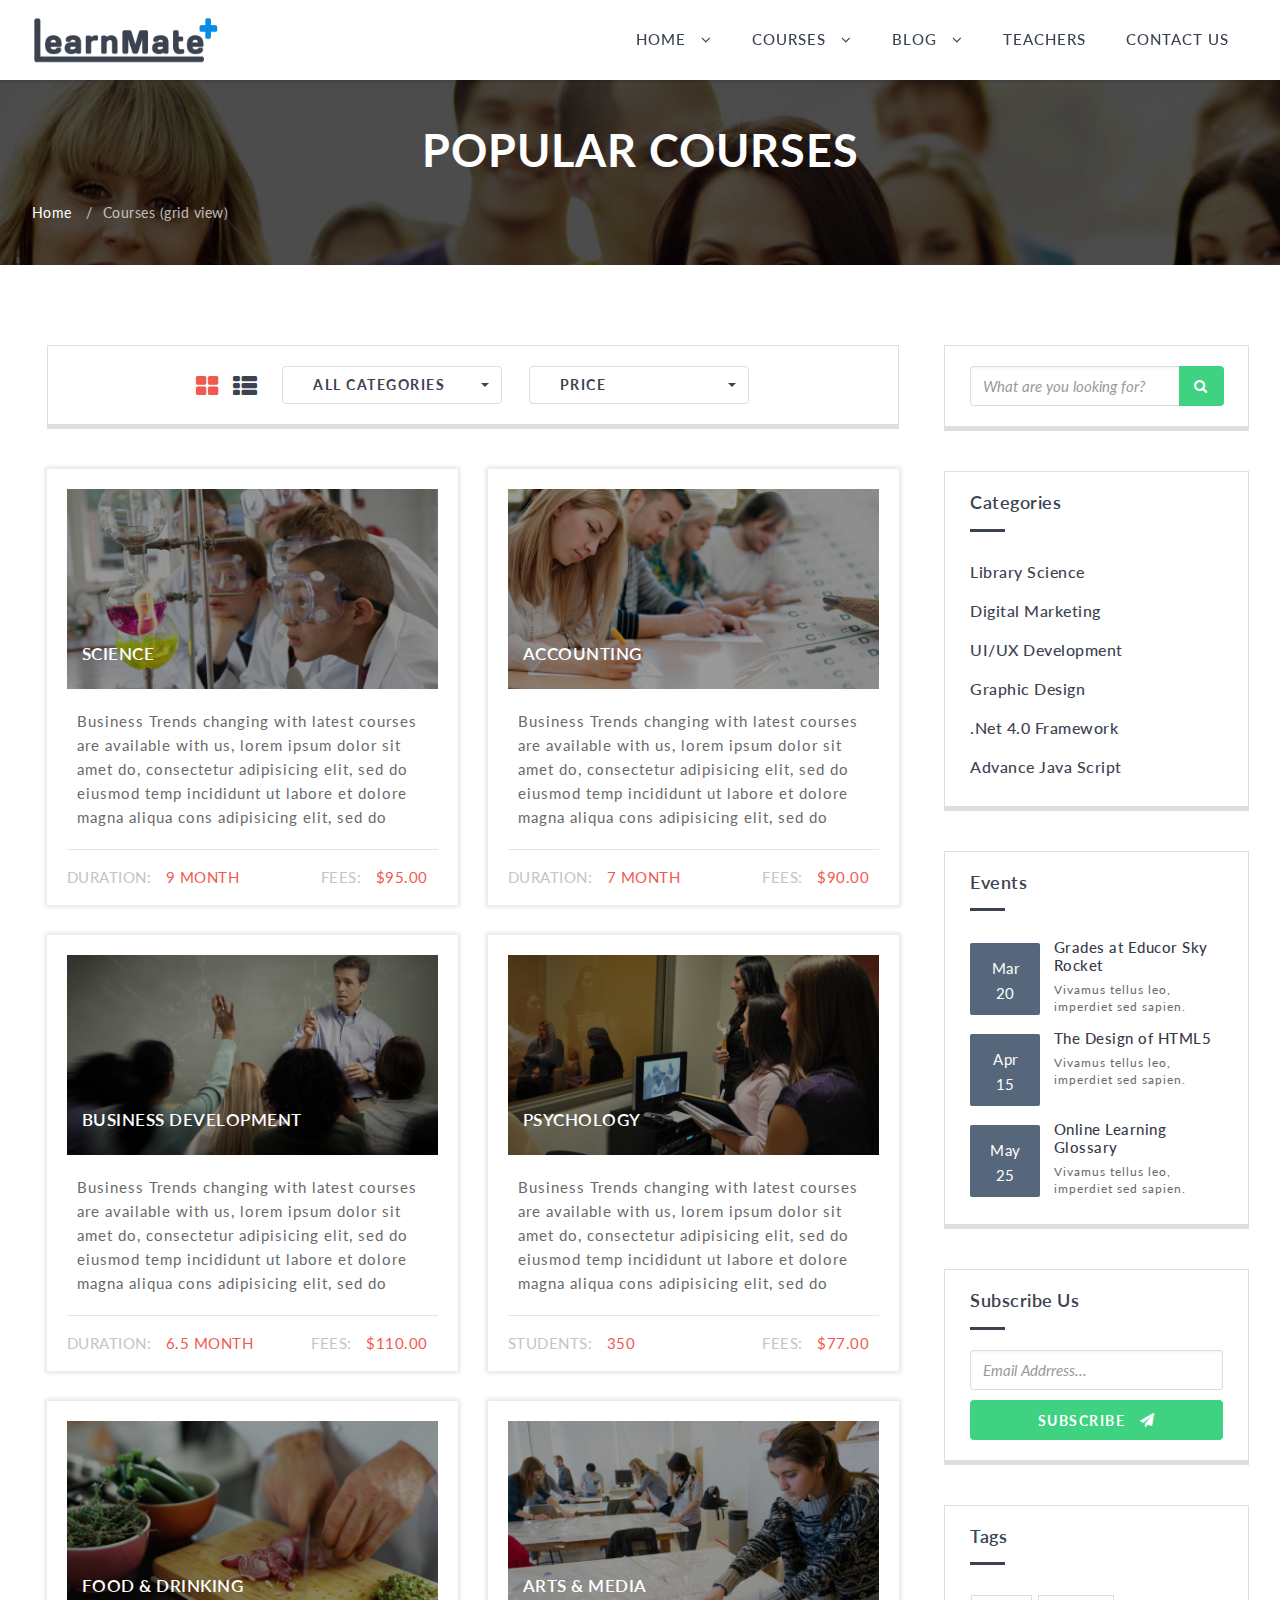
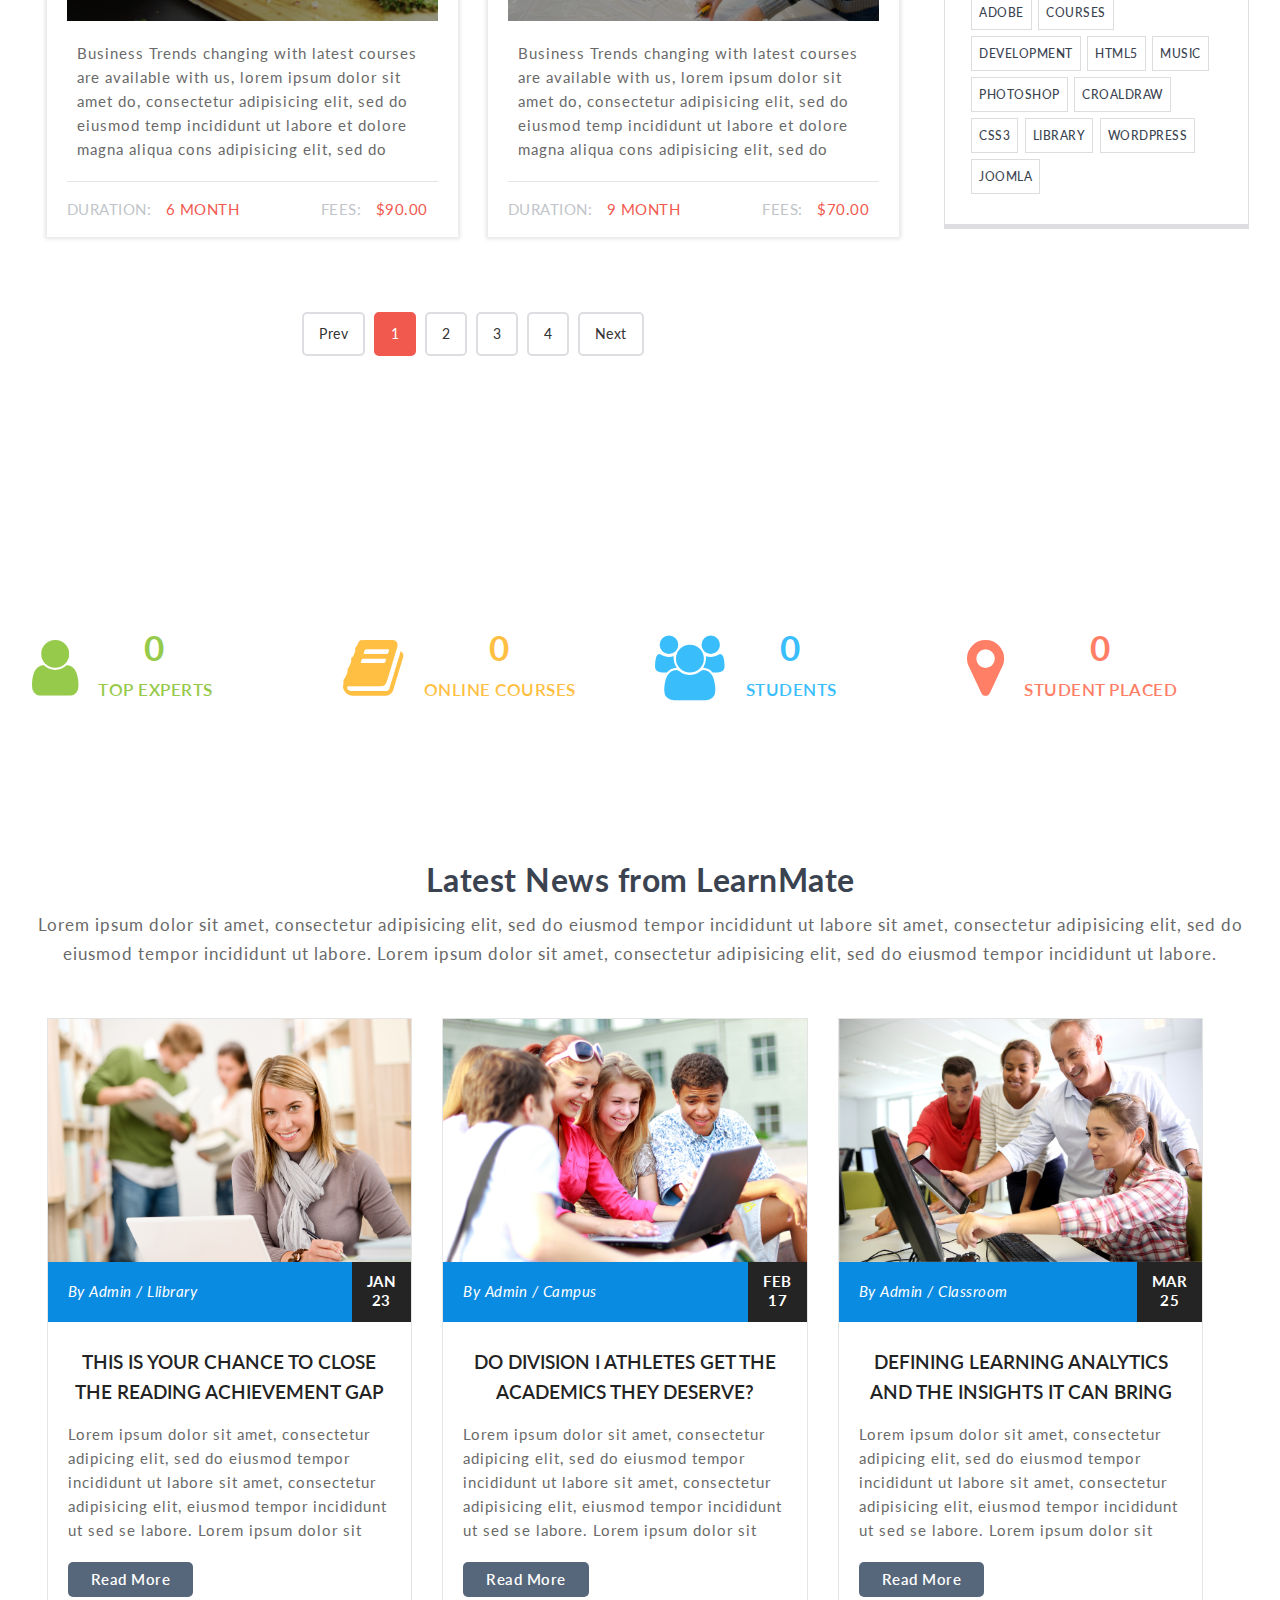
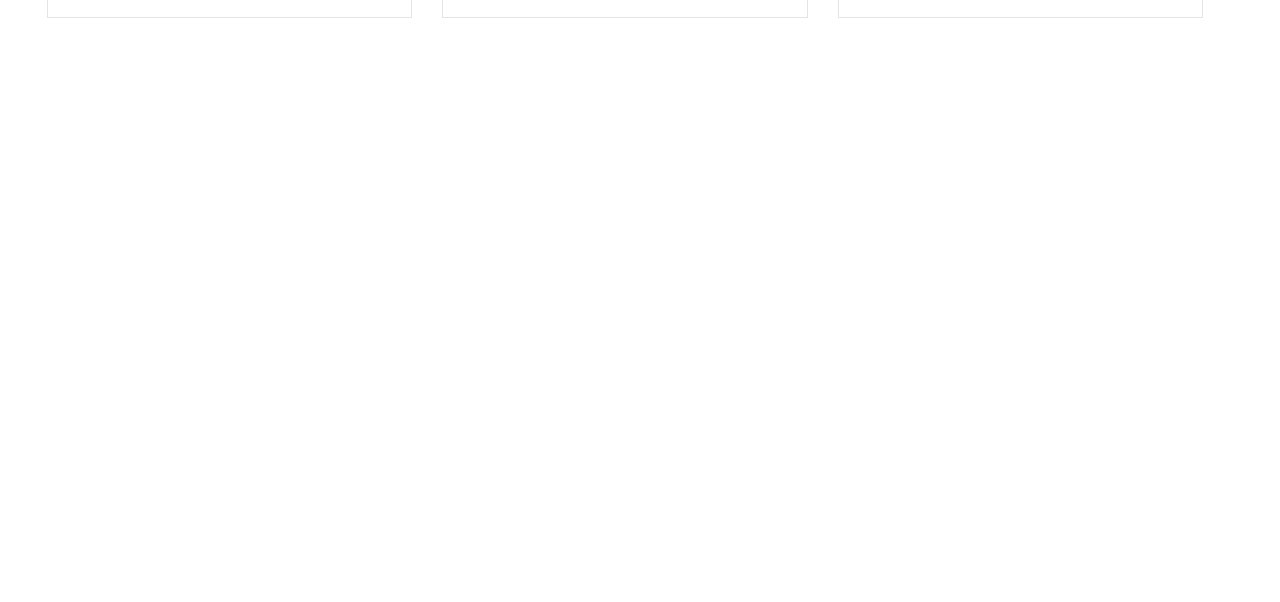
<file: course_grid.html>
<!doctype html>
<html lang="zxx">


<head>
<meta charset="UTF-8">
<meta name="viewport" content="width=device-width, initial-scale=1">
<meta name="description" content="" />
<meta name="author" content="" />
<!--[if IE]>
    	<meta http-equiv="X-UA-Compatible" content="IE=edge">
    <![endif]-->


<!--[if lt IE 9]>
        <script type="text/javascript" src="js/html5shiv.min.js"></script>
        <script type="text/javascript" src="js/respond.min.js"></script>
	<![endif]-->

<link rel="icon" href="images/favicon.ico" type="image/x-icon" />
<title>LearnMate | Course Grid</title>

<link rel="stylesheet" type="text/css" href="css/animate.css" />
<link rel="stylesheet" type="text/css" href="css/bootstrap.css" />
<link rel="stylesheet" type="text/css" href="css/bootstrap-select.css" />
<link rel="stylesheet" type="text/css" href="css/font-awesome.css" />
<link rel="stylesheet" type="text/css" href="css/jquery.fancybox.css" />
<link rel="stylesheet" type="text/css" href="css/mob_menu.css" />
<link rel="stylesheet" type="text/css" href="css/reset.css" />
<link rel="stylesheet" type="text/css" href="css/style.css" />

<link href='https://fonts.googleapis.com/css?family=Raleway:800,500%7CLato:400,300,400italic,700,700italic,300italic,900italic,900,100,100italic%7CRoboto:400,500,600' rel='stylesheet' type='text/css' />
</head>
<body id="home" class="cms_course">

<header>
<nav>
<div class="container">
<div id="navbar" class="navbar navbar-default">
<div class="navbar-header col-md-2 col-sm-4 col-xs-4">
<a class="navbar-brand trigger" href="index.html" title="LearnMate"><img alt="Logo" src="images/logo_bk.png"></a>
</div>
<div class="col-md-9 col-sm-7 col-xs-7 pull-xs-right">

<div id="dl-menu" class="dl-menuwrapper">
<button class="dl-trigger visible-sm visible-xs"><i class="fa fa-bars"></i></button>
<ul class="dl-menu">
<li>
<h5 class="sp_module_title">LearnMate</h5>
</li>
<li>
<a href="#">Home</a>
<ul class="dl-submenu">
<li><a href="index.html">Home 1</a></li>
<li><a href="index4.html">Home 2</a></li>
<li><a href="index2.html">Home 3</a></li>
<li><a href="index3.html">Home 4</a></li>
<li><a href="index5.html">Home 5</a></li>
</ul>
</li>
<li>
<a href="#">Courses</a>
<ul class="dl-submenu">
<li><a href="course_grid.html">Course Grid</a></li>
<li><a href="course_list.html">Course List</a></li>
<li><a href="#">Course Single</a>
<ul class="dl-submenu">
<li><a href="course_dtl.html">Science</a></li>
<li><a href="course_dtl.html">Accounting</a></li>
<li><a href="course_dtl.html">Business Development</a></li>
<li><a href="course_dtl.html">Psychology</a></li>
<li><a href="course_dtl.html">Food & Drinking</a></li>
<li><a href="course_dtl.html">Arts & Media</a></li>
</ul>
</li>
</ul>
</li>
<li>
<a href="#">Blog</a>
<ul class="dl-submenu">
<li><a href="blog_right_sidebar.html">Blog - right sidebar</a></li>
<li><a href="blog_left_sidebar.html">Blog - left sidebar</a></li>
<li><a href="blog_dtl.html">Blog Single</a></li>
<li><a href="aboutus.html">About Us</a></li>
</ul>
</li>
<li><a class="trigger" href="teachers.html">Teachers</a></li>
<li><a class="trigger" href="contact.html">Contact us</a></li>
</ul>
</div>

<div class="main_menu_wrap">
<ul class="main_menu">
<li><a class="trigger" href="#">Home <i class="fa fa-angle-down"></i></a>
<ul class="submenu">
<li><a href="index.html">Home 1</a></li>
<li><a href="index4.html">Home 2</a></li>
<li><a href="index2.html">Home 3</a></li>
<li><a href="index3.html">Home 4</a></li>
<li><a href="index5.html">Home 5</a></li>
</ul>
</li>
<li><a class="trigger" href="#">Courses <i class="fa fa-angle-down"></i></a>
<ul class="submenu">
<li><a href="course_grid.html">Course Grid</a></li>
<li><a href="course_list.html">Course List</a></li>
<li><a href="#">Course Single <i class="fa fa-angle-right"></i></a>
<ul class="sub_menu">
<li><a href="course_dtl.html">Science</a></li>
<li><a href="course_dtl.html">Accounting</a></li>
<li><a href="course_dtl.html">Business Development</a></li>
<li><a href="course_dtl.html">Psychology</a></li>
<li><a href="course_dtl.html">Food & Drinking</a></li>
<li><a href="course_dtl.html">Arts & Media</a></li>
</ul>
</li>
</ul>
</li>
<li><a class="trigger" href="#">Blog <i class="fa fa-angle-down"></i></a>
<ul class="submenu">
<li><a href="blog_right_sidebar.html">Blog - right sidebar</a></li>
<li><a href="blog_left_sidebar.html">Blog - left sidebar</a></li>
<li><a href="blog_dtl.html">Blog Single</a></li>
<li><a href="aboutus.html">About Us</a></li>
</ul>
</li>
<li><a class="trigger" href="teachers.html">Teachers</a></li>
<li><a class="trigger" href="contact.html">Contact us</a></li>
</ul>
</div>
</div>
</div>
</div>
</nav>
</header>


<div class="content_wrapper">

<div class="breadcrumb_wrap" data-stellar-background-ratio="0.3" style="background: url(images/slider_group_in_campus.jpg); background-attachment: fixed; background-position: 50% 50%;">
<div class="breadcrumb_wrap_inner">
<div class="container">
<h1>Popular Courses</h1>
<ul class="breadcrumbs">
<li><a href="index.html">Home</a> /</li>
<li>Courses (grid view)</li>
</ul>
</div>
</div>
</div>


<div id="courses_wrapper" class="courses_wrapper">

<div class="container">

<div class="course_wrapp col-lg-9 col-md-8 col-sm-12 col-xs-12">

<div class="course_to_search_wrapp">
<div class="col-md-12 col-sm-12 col-xs-12">
<div class="course_to_search_inner">
<div class="course_to_search">
<div class="course_swicher">
<a class="fa fa-th-large active" title="Grid Layout" href="course_grid.html"></a>
<a class="fa fa-th-list" title="List Layout" href="course_list.html"></a>
</div>
<div class="search_pannel">
<form method="post" action="#">
<select class="selectpicker">
<option>All Categories</option>
<option>Science</option>
<option>Account</option>
<option>Business</option>
<option>Psychology</option>
<option>Food</option>
<option>Art</option>
</select>
<select class="selectpicker">
<option>Price</option>
<option>$70</option>
<option>$77</option>
<option>$90</option>
<option>$95</option>
<option>$100</option>
<option>$110</option>
</select>
</form>
</div>
</div>
</div>
</div>
</div>


<div class="wrapper_course">
<div class="col-lg-6 col-md-6 col-sm-6 col-xs-12">
<div class="course_block">
<div class="img_wrap">
<img alt="Science" src="images/science.jpg">
<div class="course_img_hoverlay_btn"><a href="course_dtl.html" title="View More" class="fa fa-eye"></a></div>
<h4>Science</h4>
</div>
<div class="science">
<div class="course_info">
<p>Business Trends changing with latest courses are available with us, lorem ipsum dolor sit amet do, consectetur adipisicing elit, sed do eiusmod temp incididunt ut labore et
dolore magna aliqua cons adipisicing elit, sed do eiusmod eiusmod tempor.</p>
</div>
</div>
<div class="science course_count_wrap">
<div class="course_count">
Duration: <span>9 Month</span>
</div>
<div class="course_price">
Fees: <span>$95.00</span>
</div>
</div>
</div>
</div>
<div class="col-lg-6 col-md-6 col-sm-6 col-xs-12">
<div class="course_block">
<div class="img_wrap">
<img alt="Accounting" src="images/accounting.jpg">
<div class="course_img_hoverlay_btn"><a href="course_dtl.html" title="View More" class="fa fa-eye"></a></div>
<h4>Accounting</h4>
</div>
<div class="accounts">
<div class="course_info">
<p>Business Trends changing with latest courses are available with us, lorem ipsum dolor sit amet do, consectetur adipisicing elit, sed do eiusmod temp incididunt ut labore et
dolore magna aliqua cons adipisicing elit, sed do eiusmod eiusmod tempor.</p>
</div>
</div>
<div class="accounts course_count_wrap">
<div class="course_count">
Duration: <span>7 Month</span>
</div>
<div class="course_price">
Fees: <span>$90.00</span>
</div>
</div>
</div>
</div>
<div class="col-lg-6 col-md-6 col-sm-6 col-xs-12">
<div class="course_block">
<div class="img_wrap">
<img alt="Business" src="images/business.jpg">
<div class="course_img_hoverlay_btn"><a href="course_dtl.html" title="View More" class="fa fa-eye"></a></div>
<h4>Business Development</h4>
</div>
<div class="business">
<div class="course_info">
<p>Business Trends changing with latest courses are available with us, lorem ipsum dolor sit amet do, consectetur adipisicing elit, sed do eiusmod temp incididunt ut labore et
dolore magna aliqua cons adipisicing elit, sed do eiusmod eiusmod tempor.</p>
</div>
</div>
<div class="business course_count_wrap">
<div class="course_count">
Duration: <span>6.5 Month</span>
</div>
<div class="course_price">
Fees: <span>$110.00</span>
</div>
</div>
</div>
</div>
<div class="col-lg-6 col-md-6 col-sm-6 col-xs-12">
<div class="course_block">
<div class="img_wrap">
<img alt="Psychology" src="images/psychology.jpg">
<div class="course_img_hoverlay_btn"><a href="course_dtl.html" title="View More" class="fa fa-eye"></a></div>
<h4>Psychology</h4>
</div>
<div class="psychology">
<div class="course_info">
<p>Business Trends changing with latest courses are available with us, lorem ipsum dolor sit amet do, consectetur adipisicing elit, sed do eiusmod temp incididunt ut labore et
dolore magna aliqua cons adipisicing elit, sed do eiusmod eiusmod tempor.</p>
</div>
</div>
<div class="psychology course_count_wrap">
<div class="course_count">
Students: <span>350</span>
</div>
<div class="course_price">
Fees: <span>$77.00</span>
</div>
</div>
</div>
</div>
<div class="col-lg-6 col-md-6 col-sm-6 col-xs-12">
<div class="course_block">
<div class="img_wrap">
<img alt="Food &amp; Drinking" src="images/food.jpg">
<div class="course_img_hoverlay_btn"><a href="course_dtl.html" title="View More" class="fa fa-eye"></a></div>
<h4>Food &amp; Drinking</h4>
</div>
<div class="food">
<div class="course_info">
<p>Business Trends changing with latest courses are available with us, lorem ipsum dolor sit amet do, consectetur adipisicing elit, sed do eiusmod temp incididunt ut labore et
dolore magna aliqua cons adipisicing elit, sed do eiusmod eiusmod tempor.</p>
</div>
</div>
<div class="food course_count_wrap">
<div class="course_count">
Duration: <span>6 Month</span>
</div>
<div class="course_price">
Fees: <span>$90.00</span>
</div>
</div>
</div>
</div>
<div class="col-lg-6 col-md-6 col-sm-6 col-xs-12">
<div class="course_block">
<div class="img_wrap">
<img alt="Arts &amp; Media" src="images/art.jpg">
<div class="course_img_hoverlay_btn"><a href="course_dtl.html" title="View More" class="fa fa-eye"></a></div>
<h4>Arts &amp; Media</h4>
</div>
<div class="arts">
<div class="course_info">
<p>Business Trends changing with latest courses are available with us, lorem ipsum dolor sit amet do, consectetur adipisicing elit, sed do eiusmod temp incididunt ut labore et
dolore magna aliqua cons adipisicing elit, sed do eiusmod eiusmod tempor.</p>
</div>
</div>
<div class="arts course_count_wrap">
<div class="course_count">
Duration: <span>9 Month</span>
</div>
<div class="course_price">
Fees: <span>$70.00</span>
</div>
</div>
</div>
</div>
</div>

<div class="clearfix"></div>

<div class="pager">
<div class="pages">
<ul class="pagination">
<li><a href="#">Prev</a></li>
<li class="active"><a href="#">1</a></li>
<li><a href="#">2</a></li>
<li><a href="#">3</a></li>
<li><a href="#">4</a></li>
<li><a href="#">Next</a></li>
</ul>
</div>
</div>

</div>


<div class="aside_wrapper col-lg-3 col-md-4 col-sm-12 col-xs-12">

<div class="search_course">
<form method="post" action="#">
<input class="form-control" placeholder="What are you looking for?" name="s" type="text">
<button type="submit" class="btn btn_search"><i class="fa fa-search"></i></button>
</form>
</div>


<div class="category_course">
<h4>Categories</h4>
<ul>
<li><a href="#">Library Science</a></li>
<li><a href="#">Digital Marketing</a></li>
<li><a href="#">UI/UX Development</a></li>
<li><a href="#">Graphic Design</a></li>
<li><a href="#">.Net 4.0 Framework</a></li>
<li><a href="#">Advance Java Script</a></li>
</ul>
</div>


<div class="category_events">
<h4>Events</h4>
<ul>
<li>
<div class="date">
<span class="month">Mar</span>
<span class="day">20</span>
</div>
<div class="event_txt">
<h5><a href="#">Grades at Educor Sky Rocket</a></h5>
<p> Vivamus tellus leo, imperdiet sed sapien.</p>
</div>
</li>
<li>
<div class="date">
<span class="month">Apr</span>
<span class="day">15</span>
</div>
<div class="event_txt">
<h5><a href="#">The Design of HTML5</a></h5>
<p> Vivamus tellus leo, imperdiet sed sapien.</p>
</div>
</li>
<li>
<div class="date">
<span class="month">May</span>
<span class="day">25</span>
</div>
<div class="event_txt">
<h5><a href="#">Online Learning Glossary</a></h5>
<p> Vivamus tellus leo, imperdiet sed sapien.</p>
</div>
</li>
</ul>
</div>


<div class="course_subscribe">
<h4>Subscribe Us</h4>
<form method="post" action="#">
<input class="form-control" placeholder="Email Addrress..." name="s" type="text">
<button type="submit" class="btn btn_subscribe">Subscribe <i class="fa fa-paper-plane"></i></button>
</form>
</div>


<div class="course_tags">
<h4>Tags</h4>
<ul>
<li>
<a href="#">Adobe</a>
<a href="#">Courses</a>
<a href="#">Development</a>
<a href="#">HTML5</a>
<a href="#">Music</a>
<a href="#">Photoshop</a>
<a href="#">Croaldraw</a>
<a href="#">CSS3</a>
<a href="#">Library</a>
<a href="#">Wordpress</a>
<a href="#">Joomla</a>
</li>
</ul>
</div>

</div>

</div>

</div>


<div id="count" class="count" data-stellar-background-ratio="0.3" style="background: url(images/count_bg.jpg); background-attachment: fixed; background-position: 50% 50%;">
<div class="container">
<div class="head_part">
<h2>Happy Milistones</h2>
<p>We Have Powerful Milistones With Fun Fact Effects.</p>
</div>
<div class="row">
<div class="col-sm-3 col-md-3 col-xs-6">
<div class="funfact expert text-center mb-sm-30">
<div class="icon"><i class="fa fa-user"></i></div>
<div class="counts">
<h2 class="animate-number" data-animation-duration="2000" data-value="730">0</h2>
<h4 class="title">Top Experts</h4>
</div>
</div>
</div>
<div class="col-sm-3 col-md-3 col-xs-6">
<div class="funfact online text-center mb-sm-30">
<div class="icon"><i class="fa fa-book"></i></div>
<div class="counts">
<h2 class="animate-number" data-animation-duration="2000" data-value="3565">0</h2>
<h4 class="title">Online Courses</h4>
</div>
</div>
</div>
<div class="col-sm-3 col-md-3 col-xs-6">
<div class="funfact student second_one text-center mb-sm-30">
<div class="icon"><i class="fa fa-users"></i></div>
<div class="counts">
<h2 class="animate-number" data-animation-duration="2000" data-value="7644">0</h2>
<h4 class="title">Students</h4>
</div>
</div>
</div>
<div class="col-sm-3 col-md-3 col-xs-6">
<div class="funfact placed last text-center mb-sm-30">
<div class="icon"><i class="fa fa-map-marker"></i></div>
<div class="counts">
<h2 class="animate-number" data-animation-duration="2000" data-value="4253">0</h2>
<h4 class="title">student Placed</h4>
</div>
</div>
</div>
</div>
</div>
</div>


<div id="blog" class="blog">
<div class="container">
<div class="head_part">
<h2>Latest News from LearnMate</h2>
<p>Lorem ipsum dolor sit amet, consectetur adipisicing elit, sed do eiusmod tempor incididunt ut labore sit amet, consectetur adipisicing elit, sed do eiusmod tempor incididunt ut labore. Lorem ipsum
dolor sit amet, consectetur adipisicing elit, sed do eiusmod tempor incididunt ut labore.</p>
</div>
<div class="dtl_wrapper">
<div class="col-md-4 col-sm-6 col-xs-12">
<div class="dtl_block">
<div class="dtl_img">
<img alt="Blog Image" src="images/latest_news1.jpg">
 </div>
<div class="blog_auther_info">
<div class="blog_auther">
<span>By <a href="#">Admin</a> / <a href="#">Llibrary</a></span>
</div>
<div class="blog_date">
Jan <br> 23
</div>
</div>
<div class="blog_info">
<h3><a href="#">This Is Your Chance to Close the Reading Achievement Gap</a></h3>
<p>Lorem ipsum dolor sit amet, consectetur adipicing elit, sed do eiusmod tempor incididunt ut labore sit amet, consectetur adipisicing elit, eiusmod tempor incididunt ut sed se labore.
Lorem ipsum dolor sit amet, consectetur adipisicing elit.</p>
<a href="blog_right_sidebar.html" class="btn_glob">Read More</a>
</div>
</div>
</div>
<div class="col-md-4 col-sm-6 col-xs-12">
<div class="dtl_block">
<div class="dtl_img">
<img alt="Blog Image" src="images/latest_news2.jpg">
</div>
<div class="blog_auther_info">
<div class="blog_auther">
<span>By <a href="#">Admin</a> / <a href="#">Campus</a></span>
</div>
<div class="blog_date">
Feb <br> 17
</div>
</div>
<div class="blog_info">
<h3><a href="#">Do Division I Athletes Get the Academics They Deserve?</a></h3>
<p>Lorem ipsum dolor sit amet, consectetur adipicing elit, sed do eiusmod tempor incididunt ut labore sit amet, consectetur adipisicing elit, eiusmod tempor incididunt ut sed se labore.
Lorem ipsum dolor sit amet, consectetur adipisicing elit.</p>
<a href="blog_right_sidebar.html" class="btn_glob">Read More</a>
</div>
</div>
</div>
<div class="col-md-4 col-sm-6 col-xs-12">
<div class="dtl_block">
<div class="dtl_img">
<img alt="Blog Image" src="images/latest_news3.jpg">
</div>
<div class="blog_auther_info">
<div class="blog_auther">
<span>By <a href="#">Admin</a> / <a href="#">Classroom</a></span>
</div>
<div class="blog_date">
Mar <br> 25
</div>
</div>
<div class="blog_info">
<h3><a href="#">Defining Learning Analytics and the Insights it Can Bring</a></h3>
<p>Lorem ipsum dolor sit amet, consectetur adipicing elit, sed do eiusmod tempor incididunt ut labore sit amet, consectetur adipisicing elit, eiusmod tempor incididunt ut sed se labore.
Lorem ipsum dolor sit amet, consectetur adipisicing elit.</p>
<a href="blog_right_sidebar.html" class="btn_glob">Read More</a>
</div>
</div>
</div>
</div>
</div>
</div>

</div>


<footer class="footer">
<div class="container">
<div class="row">

<div class="footer_link_wrapper">
<div class="col-lg-3 col-md-3 col-sm-6 col-xs-12">
<ul class="footer_list">
<li>
<div class="footer_logo"><img alt="Footer Logo" src="images/logo_wt.png"></div>
<div class="footer_txt"><p>The expert will give all the instructions in easy and compreensive way</p></div>
<div class="footer_email"><i class="fa fa-envelope"></i> <a href="mailto:abcxyz@abc.com">support@abcxyz.com</a></div>
<div class="footer_phone"><i class="fa fa-phone"></i> +1 800 123 1234</div>
<div class="social_links">
<a href="#" target="_blank" rel="external nofollow" title="Share it"><i class="fa fa-facebook"></i></a>
<a href="#" target="_blank" rel="external nofollow" title="Tweet it"><i class="fa fa-twitter"></i></a>
<a href="#" target="_blank" rel="external nofollow" title="Linked it"><i class="fa fa-linkedin"></i></a>
</div>
</li>
</ul>
</div>
<div class="col-lg-4 col-md-4 col-sm-6 col-xs-12">
<ul class="footer_list">
<li>
<h3>Latest News</h3>
<ul class="foot_letnews_list">
<li>
<div class="foot_letnews_img"><img alt="" src="images/foot_latest_news1.jpg"></div>
<div class="foot_letnews_info">
<h4><a href="#">You'll hear a tale a tale of alorem epsumn dollare gupt animap</a></h4>
<em>Jan 23, 2016</em>
</div>
</li>
<li>
<div class="foot_letnews_img"><img alt="" src="images/foot_latest_news2.jpg"></div>
<div class="foot_letnews_info">
<h4><a href="#">Here's the story of a named alorem epsumn dollare guptni</a></h4>
<em>Feb 17, 2016</em>
</div>
</li>
<li>
<div class="foot_letnews_img"><img alt="" src="images/foot_latest_news3.jpg"></div>
<div class="foot_letnews_info">
<h4><a href="#">So get a witch's shawl on alorem epsumn dollare gupt</a></h4>
<em>Mar 25, 2016</em>
</div>
</li>
</ul>
</li>
</ul>
</div>
<div class="col-lg-2 col-md-2 col-sm-6 col-xs-12">
<ul class="footer_list">
<li>
<h3>Links</h3>
<ul class="footer_sublist">
<li><a href="#" title="About">About</a></li>
<li><a href="#" title="Courses">Courses</a></li>
<li><a href="#" title="Blog">Blog</a></li>
<li><a href="#" title="Gallery">Gallery</a></li>
<li><a href="#" title="FAQ">FAQ</a></li>
<li><a href="#" title="Contact">Contact</a></li>
<li><a href="#" title="Become a Teacher">Become a Teacher</a></li>
</ul>
</li>
</ul>
</div>
<div class="col-lg-3 col-md-3 col-sm-6 col-xs-12 padd_rnone">
<div class="foot_gallery">
<h3>Event Gallery</h3>
<div class="col-md-4 col-xs-3"><a href="blog_right_sidebar.html"><img alt="" src="images/foot_science.jpg"></a></div>
<div class="col-md-4 col-xs-3"><a href="blog_right_sidebar.html"><img alt="" src="images/foot_inclass.jpg"></a></div>
<div class="col-md-4 col-xs-3"><a href="blog_right_sidebar.html"><img alt="" src="images/foot_classroom.jpg"></a></div>
<div class="col-md-4 col-xs-3"><a href="blog_right_sidebar.html"><img alt="" src="images/foot_with_instructor.jpg"></a></div>
<div class="col-md-4 col-xs-3"><a href="blog_right_sidebar.html"><img alt="" src="images/foot_campus.jpg"></a></div>
<div class="col-md-4 col-xs-3"><a href="blog_right_sidebar.html"><img alt="" src="images/foot_group_in_campus.jpg"></a></div>
<div class="col-md-4 col-xs-3"><a href="blog_right_sidebar.html"><img alt="" src="images/foot_sport.jpg"></a></div>
<div class="col-md-4 col-xs-3"><a href="blog_right_sidebar.html"><img alt="" src="images/foot_inclass1.jpg"></a></div>
<div class="col-md-4 col-xs-3"><a href="blog_right_sidebar.html"><img alt="" src="images/foot_graduate.jpg"></a></div>
</div>
</div>
</div>

</div>
</div>
<div class="copyright">
<div class="container">
<div class="row">
<div class="col-lg-6 col-md-6 col-sm-12 col-xs-12 coppyright_txt"> <a target="_blank" href="https://www.templateshub.net">Templates Hub</a></div>
<div class="time_available col-lg-3 col-md-3 col-sm-6 col-xs-6"><i class="fa fa-clock-o"></i> Mon - Sat &nbsp;&nbsp;(9am - 5pm) &nbsp;&nbsp;&nbsp;&nbsp;</div>
<div class="social col-lg-3 col-md-3 col-sm-6 col-xs-6">
<ul class="pull-right">
<li><a href="#">Sitemap</a></li>
<li><a href="#">Terms</a></li>
<li><a href="#">Privacy</a></li>
</ul>
</div>
</div>
</div>
</div>
</footer>


<div class="offcanvas_overlay"></div>


<script type="text/javascript" src="js/jquery-3.1.0.min.js"></script>
<script type="text/javascript" src="js/modernizr.custom.js"></script>
<script type="text/javascript" src="js/jquery.dlmenu.js"></script>
<script type="text/javascript" src="js/bootstrap.min.js"></script>
<script type="text/javascript" src="js/bootstrap-select.js"></script>
<script type="text/javascript" src="js/jquery-plugin-collection.js"></script>
<script type="text/javascript" src="js/owl-carousel.js"></script>
<script type="text/javascript" src="js/js-functions.js"></script>
</body>


</html>
</file>
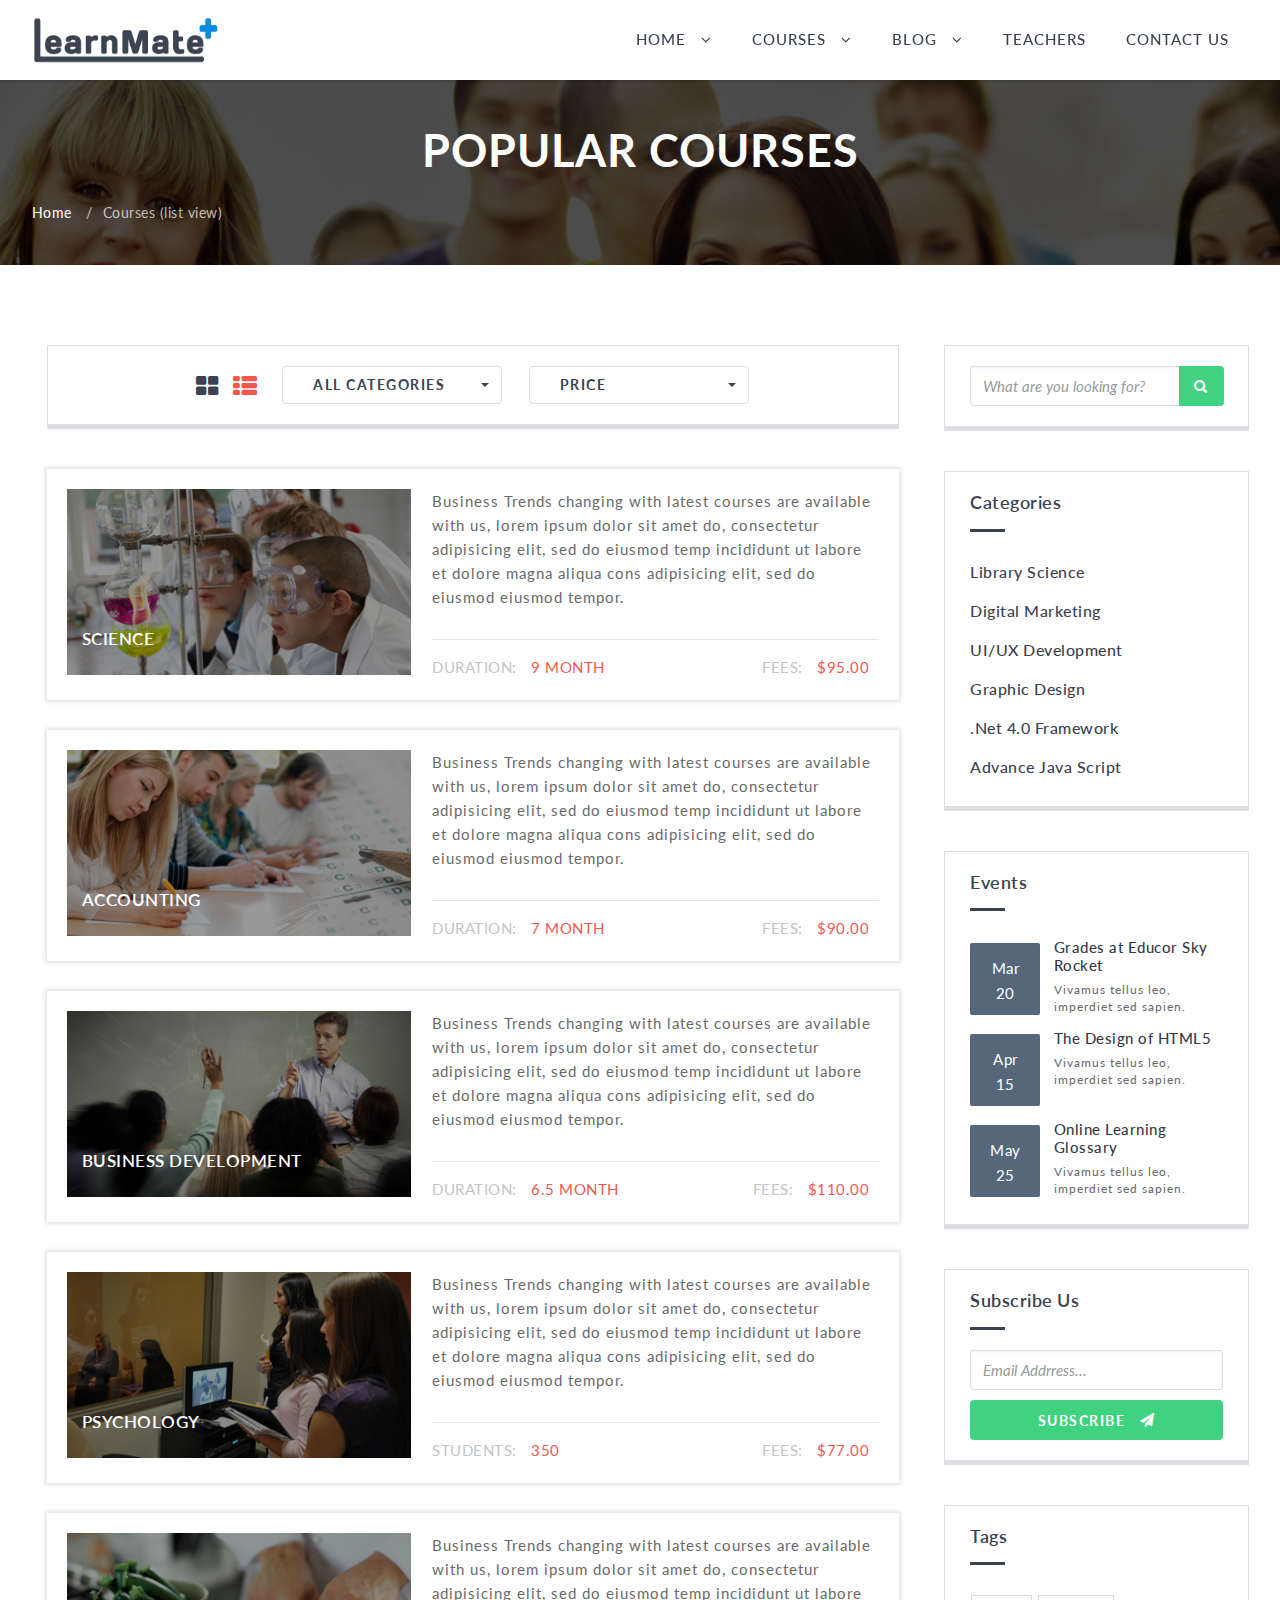
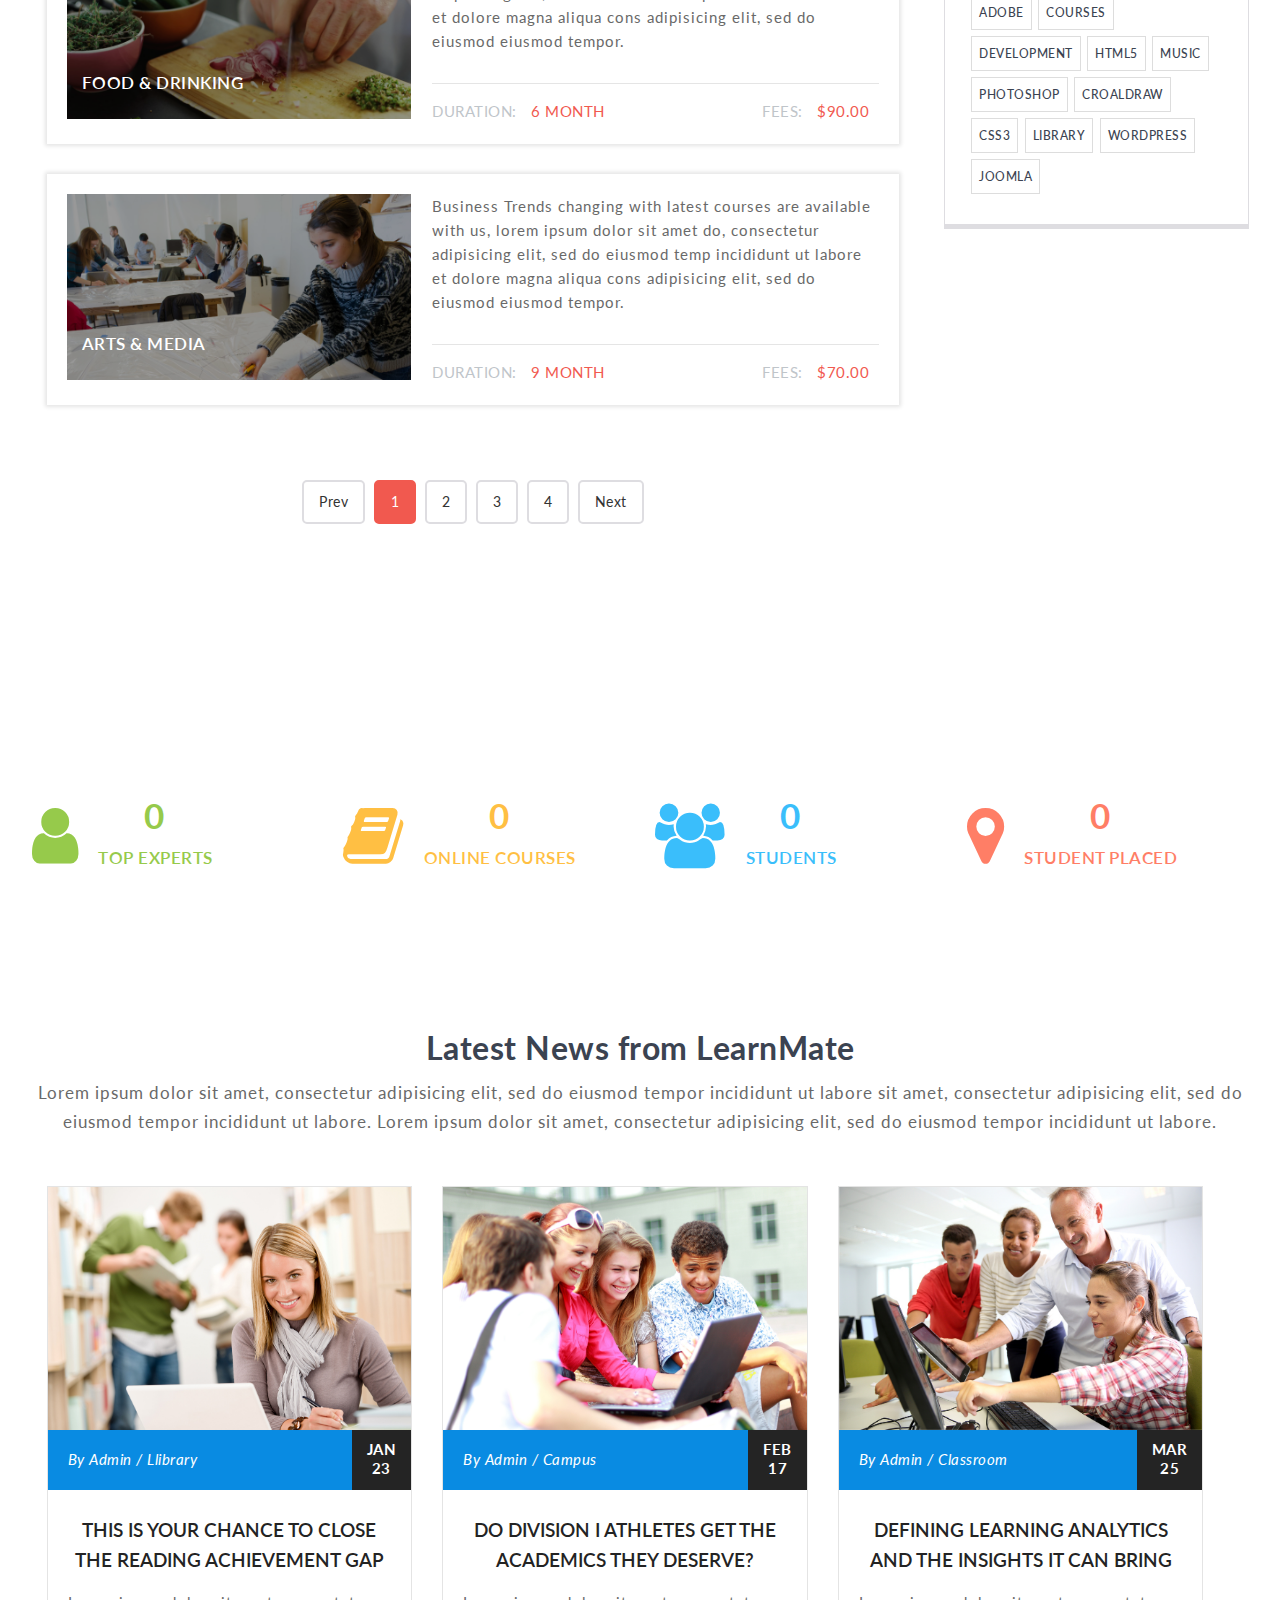
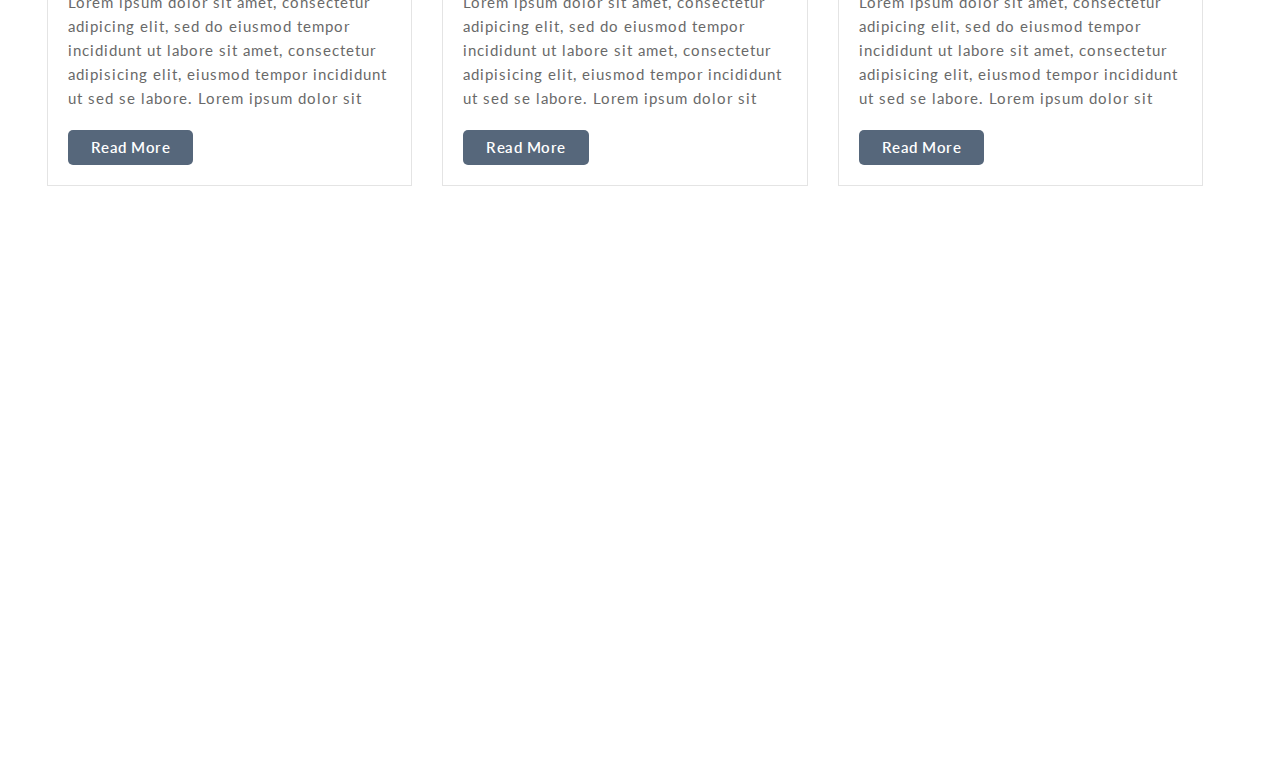
<file: course_list.html>
<!doctype html>
<html lang="zxx">


<head>
<meta charset="UTF-8">
<meta name="viewport" content="width=device-width, initial-scale=1">
<meta name="description" content="" />
<meta name="author" content="" />
<!--[if IE]>
    	<meta http-equiv="X-UA-Compatible" content="IE=edge">
    <![endif]-->


<!--[if lt IE 9]>
        <script type="text/javascript" src="js/html5shiv.min.js"></script>
        <script type="text/javascript" src="js/respond.min.js"></script>
	<![endif]-->

<link rel="icon" href="images/favicon.ico" type="image/x-icon" />
<title>LearnMate | Course List</title>

<link rel="stylesheet" type="text/css" href="css/animate.css" />
<link rel="stylesheet" type="text/css" href="css/bootstrap.css" />
<link rel="stylesheet" type="text/css" href="css/bootstrap-select.css" />
<link rel="stylesheet" type="text/css" href="css/font-awesome.css" />
<link rel="stylesheet" type="text/css" href="css/jquery.fancybox.css" />
<link rel="stylesheet" type="text/css" href="css/mob_menu.css" />
<link rel="stylesheet" type="text/css" href="css/reset.css" />
<link rel="stylesheet" type="text/css" href="css/style.css" />

<link href='https://fonts.googleapis.com/css?family=Raleway:800,500%7CLato:400,300,400italic,700,700italic,300italic,900italic,900,100,100italic%7CRoboto:400,500,600' rel='stylesheet' type='text/css' />
</head>
<body id="home" class="cms_course cms_course_list">

<header>
<nav>
<div class="container">
<div id="navbar" class="navbar navbar-default">
<div class="navbar-header col-md-2 col-sm-4 col-xs-4">
<a class="navbar-brand trigger" href="index.html" title="LearnMate"><img alt="Logo" src="images/logo_bk.png"></a>
</div>
<div class="col-md-9 col-sm-7 col-xs-7 pull-xs-right">

<div id="dl-menu" class="dl-menuwrapper">
<button class="dl-trigger visible-sm visible-xs"><i class="fa fa-bars"></i></button>
<ul class="dl-menu">
<li>
<h5 class="sp_module_title">LearnMate</h5>
</li>
<li>
<a href="#">Home</a>
<ul class="dl-submenu">
<li><a href="index.html">Home 1</a></li>
<li><a href="index4.html">Home 2</a></li>
<li><a href="index2.html">Home 3</a></li>
<li><a href="index3.html">Home 4</a></li>
<li><a href="index5.html">Home 5</a></li>
</ul>
</li>
<li>
<a href="#">Courses</a>
<ul class="dl-submenu">
<li><a href="course_grid.html">Course Grid</a></li>
<li><a href="course_list.html">Course List</a></li>
<li><a href="#">Course Single</a>
<ul class="dl-submenu">
<li><a href="course_dtl.html">Science</a></li>
<li><a href="course_dtl.html">Accounting</a></li>
<li><a href="course_dtl.html">Business Development</a></li>
<li><a href="course_dtl.html">Psychology</a></li>
<li><a href="course_dtl.html">Food & Drinking</a></li>
<li><a href="course_dtl.html">Arts & Media</a></li>
</ul>
</li>
</ul>
</li>
<li>
<a href="#">Blog</a>
<ul class="dl-submenu">
<li><a href="blog_right_sidebar.html">Blog - right sidebar</a></li>
<li><a href="blog_left_sidebar.html">Blog - left sidebar</a></li>
<li><a href="blog_dtl.html">Blog Single</a></li>
<li><a href="aboutus.html">About Us</a></li>
</ul>
</li>
<li><a class="trigger" href="teachers.html">Teachers</a></li>
<li><a class="trigger" href="contact.html">Contact us</a></li>
</ul>
</div>

<div class="main_menu_wrap">
<ul class="main_menu">
<li><a class="trigger" href="#">Home <i class="fa fa-angle-down"></i></a>
<ul class="submenu">
<li><a href="index.html">Home 1</a></li>
<li><a href="index4.html">Home 2</a></li>
<li><a href="index2.html">Home 3</a></li>
<li><a href="index3.html">Home 4</a></li>
<li><a href="index5.html">Home 5</a></li>
</ul>
</li>
<li><a class="trigger" href="#">Courses <i class="fa fa-angle-down"></i></a>
<ul class="submenu">
<li><a href="course_grid.html">Course Grid</a></li>
<li><a href="course_list.html">Course List</a></li>
<li><a href="#">Course Single <i class="fa fa-angle-right"></i></a>
<ul class="sub_menu">
<li><a href="course_dtl.html">Science</a></li>
<li><a href="course_dtl.html">Accounting</a></li>
<li><a href="course_dtl.html">Business Development</a></li>
<li><a href="course_dtl.html">Psychology</a></li>
<li><a href="course_dtl.html">Food & Drinking</a></li>
<li><a href="course_dtl.html">Arts & Media</a></li>
</ul>
</li>
</ul>
</li>
<li><a class="trigger" href="#">Blog <i class="fa fa-angle-down"></i></a>
<ul class="submenu">
<li><a href="blog_right_sidebar.html">Blog - right sidebar</a></li>
<li><a href="blog_left_sidebar.html">Blog - left sidebar</a></li>
<li><a href="blog_dtl.html">Blog Single</a></li>
<li><a href="aboutus.html">About Us</a></li>
</ul>
</li>
<li><a class="trigger" href="teachers.html">Teachers</a></li>
<li><a class="trigger" href="contact.html">Contact us</a></li>
</ul>
</div>
</div>
</div>
</div>
</nav>
</header>


<div class="content_wrapper">

<div class="breadcrumb_wrap" data-stellar-background-ratio="0.3" style="background: url(images/slider_group_in_campus.jpg); background-attachment: fixed; background-position: 50% 50%;">
<div class="breadcrumb_wrap_inner">
<div class="container">
<h1>Popular Courses</h1>
<ul class="breadcrumbs">
<li><a href="index.html">Home</a> /</li>
<li>Courses (list view)</li>
</ul>
</div>
</div>
</div>


<div id="courses_wrapper" class="courses_wrapper">

<div class="container">

<div class="course_wrapp col-lg-9 col-md-8 col-sm-12 col-xs-12">

<div class="course_to_search_wrapp">
<div class="col-md-12 col-sm-12 col-xs-12">
<div class="course_to_search_inner">
<div class="course_to_search">
<div class="course_swicher">
<a class="fa fa-th-large" title="Grid Layout" href="course_grid.html"></a>
<a class="fa fa-th-list active" title="List Layout" href="course_list.html"></a>
</div>
<div class="search_pannel">
<form method="post" action="#">
<select class="selectpicker">
<option>All Categories</option>
<option>Science</option>
<option>Account</option>
<option>Business</option>
<option>Psychology</option>
<option>Food</option>
<option>Art</option>
</select>
<select class="selectpicker">
<option>Price</option>
<option>$70</option>
<option>$77</option>
<option>$90</option>
<option>$95</option>
<option>$100</option>
<option>$110</option>
</select>
</form>
</div>
</div>
</div>
</div>
</div>


<div class="wrapper_course">
<div class="col-lg-12 col-md-12 col-sm-12 col-xs-12">
<div class="course_block">
<div class="img_wrap">
<img alt="Science" src="images/science.jpg">
<div class="course_img_hoverlay_btn"><a href="course_dtl.html" title="View More" class="fa fa-eye"></a></div>
<h4>Science</h4>
</div>
<div class="info_wrap">
<div class="science">
<div class="course_info">
<p>Business Trends changing with latest courses are available with us, lorem ipsum dolor sit amet do, consectetur adipisicing elit, sed do eiusmod temp incididunt ut labore et
dolore magna aliqua cons adipisicing elit, sed do eiusmod eiusmod tempor.</p>
</div>
</div>
<div class="science course_count_wrap">
<div class="course_count">
Duration: <span>9 Month</span>
</div>
<div class="course_price">
Fees: <span>$95.00</span>
</div>
</div>
</div>
</div>
</div>
<div class="col-lg-12 col-md-12 col-sm-12 col-xs-12">
<div class="course_block">
<div class="img_wrap">
<img alt="Accounting" src="images/accounting.jpg">
<div class="course_img_hoverlay_btn"><a href="course_dtl.html" title="View More" class="fa fa-eye"></a></div>
<h4>Accounting</h4>
</div>
<div class="info_wrap">
<div class="accounts">
<div class="course_info">
<p>Business Trends changing with latest courses are available with us, lorem ipsum dolor sit amet do, consectetur adipisicing elit, sed do eiusmod temp incididunt ut labore et
dolore magna aliqua cons adipisicing elit, sed do eiusmod eiusmod tempor.</p>
</div>
 </div>
<div class="accounts course_count_wrap">
<div class="course_count">
Duration: <span>7 Month</span>
</div>
<div class="course_price">
Fees: <span>$90.00</span>
</div>
</div>
</div>
</div>
</div>
<div class="col-lg-12 col-md-12 col-sm-12 col-xs-12">
<div class="course_block">
<div class="img_wrap">
<img alt="Business" src="images/business.jpg">
<div class="course_img_hoverlay_btn"><a href="course_dtl.html" title="View More" class="fa fa-eye"></a></div>
<h4>Business Development</h4>
</div>
<div class="info_wrap">
<div class="business">
<div class="course_info">
<p>Business Trends changing with latest courses are available with us, lorem ipsum dolor sit amet do, consectetur adipisicing elit, sed do eiusmod temp incididunt ut labore et
dolore magna aliqua cons adipisicing elit, sed do eiusmod eiusmod tempor.</p>
</div>
</div>
<div class="business course_count_wrap">
<div class="course_count">
Duration: <span>6.5 Month</span>
</div>
<div class="course_price">
Fees: <span>$110.00</span>
</div>
</div>
</div>
</div>
</div>
<div class="col-lg-12 col-md-12 col-sm-12 col-xs-12">
<div class="course_block">
<div class="img_wrap">
<img alt="Psychology" src="images/psychology.jpg">
<div class="course_img_hoverlay_btn"><a href="course_dtl.html" title="View More" class="fa fa-eye"></a></div>
<h4>Psychology</h4>
</div>
<div class="info_wrap">
<div class="psychology">
<div class="course_info">
<p>Business Trends changing with latest courses are available with us, lorem ipsum dolor sit amet do, consectetur adipisicing elit, sed do eiusmod temp incididunt ut labore et
dolore magna aliqua cons adipisicing elit, sed do eiusmod eiusmod tempor.</p>
</div>
</div>
<div class="psychology course_count_wrap">
<div class="course_count">
Students: <span>350</span>
</div>
<div class="course_price">
Fees: <span>$77.00</span>
</div>
</div>
</div>
</div>
</div>
<div class="col-lg-12 col-md-12 col-sm-12 col-xs-12">
<div class="course_block">
<div class="img_wrap">
<img alt="Food &amp; Drinking" src="images/food.jpg">
<div class="course_img_hoverlay_btn"><a href="course_dtl.html" title="View More" class="fa fa-eye"></a></div>
<h4>Food &amp; Drinking</h4>
</div>
<div class="info_wrap">
<div class="food">
<div class="course_info">
<p>Business Trends changing with latest courses are available with us, lorem ipsum dolor sit amet do, consectetur adipisicing elit, sed do eiusmod temp incididunt ut labore et
dolore magna aliqua cons adipisicing elit, sed do eiusmod eiusmod tempor.</p>
</div>
</div>
<div class="food course_count_wrap">
<div class="course_count">
Duration: <span>6 Month</span>
</div>
<div class="course_price">
Fees: <span>$90.00</span>
</div>
</div>
</div>
</div>
</div>
<div class="col-lg-12 col-md-12 col-sm-12 col-xs-12">
<div class="course_block">
<div class="img_wrap">
<img alt="Arts &amp; Media" src="images/art.jpg">
<div class="course_img_hoverlay_btn"><a href="course_dtl.html" title="View More" class="fa fa-eye"></a></div>
<h4>Arts &amp; Media</h4>
</div>
<div class="info_wrap">
<div class="arts">
<div class="course_info">
<p>Business Trends changing with latest courses are available with us, lorem ipsum dolor sit amet do, consectetur adipisicing elit, sed do eiusmod temp incididunt ut labore et
dolore magna aliqua cons adipisicing elit, sed do eiusmod eiusmod tempor.</p>
</div>
</div>
<div class="arts course_count_wrap">
<div class="course_count">
Duration: <span>9 Month</span>
</div>
<div class="course_price">
Fees: <span>$70.00</span>
</div>
</div>
</div>
</div>
</div>
</div>

<div class="clearfix"></div>

<div class="pager">
<div class="pages">
<ul class="pagination">
<li><a href="#">Prev</a></li>
<li class="active"><a href="#">1</a></li>
<li><a href="#">2</a></li>
<li><a href="#">3</a></li>
<li><a href="#">4</a></li>
<li><a href="#">Next</a></li>
</ul>
</div>
</div>

</div>


<div class="aside_wrapper col-lg-3 col-md-4 col-sm-12 col-xs-12">

<div class="search_course">
<form method="post" action="#">
<input class="form-control" placeholder="What are you looking for?" name="s" type="text">
<button type="submit" class="btn btn_search"><i class="fa fa-search"></i></button>
</form>
</div>


<div class="category_course">
<h4>Categories</h4>
<ul>
<li><a href="#">Library Science</a></li>
<li><a href="#">Digital Marketing</a></li>
<li><a href="#">UI/UX Development</a></li>
<li><a href="#">Graphic Design</a></li>
<li><a href="#">.Net 4.0 Framework</a></li>
<li><a href="#">Advance Java Script</a></li>
</ul>
</div>


<div class="category_events">
<h4>Events</h4>
<ul>
<li>
<div class="date">
<span class="month">Mar</span>
<span class="day">20</span>
</div>
<div class="event_txt">
<h5><a href="#">Grades at Educor Sky Rocket</a></h5>
<p> Vivamus tellus leo, imperdiet sed sapien.</p>
</div>
</li>
<li>
<div class="date">
<span class="month">Apr</span>
<span class="day">15</span>
</div>
<div class="event_txt">
<h5><a href="#">The Design of HTML5</a></h5>
<p> Vivamus tellus leo, imperdiet sed sapien.</p>
</div>
</li>
<li>
<div class="date">
<span class="month">May</span>
<span class="day">25</span>
</div>
<div class="event_txt">
<h5><a href="#">Online Learning Glossary</a></h5>
<p> Vivamus tellus leo, imperdiet sed sapien.</p>
</div>
</li>
</ul>
</div>


<div class="course_subscribe">
<h4>Subscribe Us</h4>
<form method="post" action="#">
<input class="form-control" placeholder="Email Addrress..." name="s" type="text">
<button type="submit" class="btn btn_subscribe">Subscribe <i class="fa fa-paper-plane"></i></button>
</form>
</div>


<div class="course_tags">
<h4>Tags</h4>
<ul>
<li>
<a href="#">Adobe</a>
<a href="#">Courses</a>
<a href="#">Development</a>
<a href="#">HTML5</a>
<a href="#">Music</a>
<a href="#">Photoshop</a>
<a href="#">Croaldraw</a>
<a href="#">CSS3</a>
<a href="#">Library</a>
<a href="#">Wordpress</a>
<a href="#">Joomla</a>
</li>
</ul>
</div>

</div>

</div>

</div>


<div id="count" class="count" data-stellar-background-ratio="0.3" style="background: url(images/count_bg.jpg); background-attachment: fixed; background-position: 50% 50%;">
<div class="container">
<div class="head_part">
<h2>Happy Milistones</h2>
<p>We Have Powerful Milistones With Fun Fact Effects.</p>
</div>
<div class="row">
<div class="col-sm-3 col-md-3 col-xs-6">
<div class="funfact expert text-center mb-sm-30">
<div class="icon"><i class="fa fa-user"></i></div>
<div class="counts">
<h2 class="animate-number" data-animation-duration="2000" data-value="730">0</h2>
<h4 class="title">Top Experts</h4>
</div>
</div>
</div>
<div class="col-sm-3 col-md-3 col-xs-6">
<div class="funfact online text-center mb-sm-30">
<div class="icon"><i class="fa fa-book"></i></div>
<div class="counts">
<h2 class="animate-number" data-animation-duration="2000" data-value="3565">0</h2>
<h4 class="title">Online Courses</h4>
</div>
</div>
</div>
<div class="col-sm-3 col-md-3 col-xs-6">
<div class="funfact student second_one text-center mb-sm-30">
<div class="icon"><i class="fa fa-users"></i></div>
<div class="counts">
<h2 class="animate-number" data-animation-duration="2000" data-value="7644">0</h2>
<h4 class="title">Students</h4>
</div>
</div>
</div>
<div class="col-sm-3 col-md-3 col-xs-6">
<div class="funfact placed last text-center mb-sm-30">
<div class="icon"><i class="fa fa-map-marker"></i></div>
<div class="counts">
<h2 class="animate-number" data-animation-duration="2000" data-value="4253">0</h2>
<h4 class="title">student Placed</h4>
</div>
</div>
</div>
</div>
</div>
</div>


<div id="blog" class="blog">
<div class="container">
<div class="head_part">
<h2>Latest News from LearnMate</h2>
<p>Lorem ipsum dolor sit amet, consectetur adipisicing elit, sed do eiusmod tempor incididunt ut labore sit amet, consectetur adipisicing elit, sed do eiusmod tempor incididunt ut labore. Lorem ipsum
dolor sit amet, consectetur adipisicing elit, sed do eiusmod tempor incididunt ut labore.</p>
</div>
<div class="dtl_wrapper">
<div class="col-md-4 col-sm-6 col-xs-12">
<div class="dtl_block">
<div class="dtl_img">
<img alt="Blog Image" src="images/latest_news1.jpg">
</div>
<div class="blog_auther_info">
<div class="blog_auther">
<span>By <a href="#">Admin</a> / <a href="#">Llibrary</a></span>
</div>
<div class="blog_date">
Jan <br> 23
</div>
</div>
<div class="blog_info">
<h3><a href="#">This Is Your Chance to Close the Reading Achievement Gap</a></h3>
<p>Lorem ipsum dolor sit amet, consectetur adipicing elit, sed do eiusmod tempor incididunt ut labore sit amet, consectetur adipisicing elit, eiusmod tempor incididunt ut sed se labore.
Lorem ipsum dolor sit amet, consectetur adipisicing elit.</p>
<a href="blog_right_sidebar.html" class="btn_glob">Read More</a>
</div>
</div>
</div>
<div class="col-md-4 col-sm-6 col-xs-12">
<div class="dtl_block">
<div class="dtl_img">
<img alt="Blog Image" src="images/latest_news2.jpg">
</div>
<div class="blog_auther_info">
<div class="blog_auther">
<span>By <a href="#">Admin</a> / <a href="#">Campus</a></span>
</div>
<div class="blog_date">
Feb <br> 17
</div>
</div>
<div class="blog_info">
<h3><a href="#">Do Division I Athletes Get the Academics They Deserve?</a></h3>
<p>Lorem ipsum dolor sit amet, consectetur adipicing elit, sed do eiusmod tempor incididunt ut labore sit amet, consectetur adipisicing elit, eiusmod tempor incididunt ut sed se labore.
Lorem ipsum dolor sit amet, consectetur adipisicing elit.</p>
<a href="blog_right_sidebar.html" class="btn_glob">Read More</a>
</div>
</div>
</div>
<div class="col-md-4 col-sm-6 col-xs-12">
<div class="dtl_block">
<div class="dtl_img">
<img alt="Blog Image" src="images/latest_news3.jpg">
</div>
<div class="blog_auther_info">
<div class="blog_auther">
<span>By <a href="#">Admin</a> / <a href="#">Classroom</a></span>
</div>
<div class="blog_date">
Mar <br> 25
</div>
</div>
<div class="blog_info">
<h3><a href="#">Defining Learning Analytics and the Insights it Can Bring</a></h3>
<p>Lorem ipsum dolor sit amet, consectetur adipicing elit, sed do eiusmod tempor incididunt ut labore sit amet, consectetur adipisicing elit, eiusmod tempor incididunt ut sed se labore.
Lorem ipsum dolor sit amet, consectetur adipisicing elit.</p>
<a href="blog_right_sidebar.html" class="btn_glob">Read More</a>
</div>
</div>
</div>
</div>
</div>
</div>

</div>


<footer class="footer">
<div class="container">
<div class="row">

<div class="footer_link_wrapper">
<div class="col-lg-3 col-md-3 col-sm-6 col-xs-12">
<ul class="footer_list">
<li>
<div class="footer_logo"><img alt="Footer Logo" src="images/logo_wt.png"></div>
<div class="footer_txt"><p>The expert will give all the instructions in easy and compreensive way</p></div>
<div class="footer_email"><i class="fa fa-envelope"></i> <a href="mailto:abcxyz@abc.com">support@abcxyz.com</a></div>
<div class="footer_phone"><i class="fa fa-phone"></i> +1 800 123 1234</div>
<div class="social_links">
<a href="#" target="_blank" rel="external nofollow" title="Share it"><i class="fa fa-facebook"></i></a>
<a href="#" target="_blank" rel="external nofollow" title="Tweet it"><i class="fa fa-twitter"></i></a>
<a href="#" target="_blank" rel="external nofollow" title="Linked it"><i class="fa fa-linkedin"></i></a>
</div>
</li>
</ul>
</div>
<div class="col-lg-4 col-md-4 col-sm-6 col-xs-12">
<ul class="footer_list">
<li>
<h3>Latest News</h3>
<ul class="foot_letnews_list">
<li>
<div class="foot_letnews_img"><img alt="" src="images/foot_latest_news1.jpg"></div>
<div class="foot_letnews_info">
<h4><a href="#">You'll hear a tale a tale of alorem epsumn dollare gupt animap</a></h4>
<em>Jan 23, 2016</em>
</div>
</li>
<li>
<div class="foot_letnews_img"><img alt="" src="images/foot_latest_news2.jpg"></div>
<div class="foot_letnews_info">
<h4><a href="#">Here's the story of a named alorem epsumn dollare guptni</a></h4>
<em>Feb 17, 2016</em>
</div>
</li>
<li>
<div class="foot_letnews_img"><img alt="" src="images/foot_latest_news3.jpg"></div>
<div class="foot_letnews_info">
<h4><a href="#">So get a witch's shawl on alorem epsumn dollare gupt</a></h4>
<em>Mar 25, 2016</em>
</div>
</li>
</ul>
</li>
</ul>
</div>
<div class="col-lg-2 col-md-2 col-sm-6 col-xs-12">
<ul class="footer_list">
<li>
<h3>Links</h3>
<ul class="footer_sublist">
<li><a href="#" title="About">About</a></li>
<li><a href="#" title="Courses">Courses</a></li>
<li><a href="#" title="Blog">Blog</a></li>
<li><a href="#" title="Gallery">Gallery</a></li>
<li><a href="#" title="FAQ">FAQ</a></li>
<li><a href="#" title="Contact">Contact</a></li>
<li><a href="#" title="Become a Teacher">Become a Teacher</a></li>
</ul>
</li>
</ul>
</div>
<div class="col-lg-3 col-md-3 col-sm-6 col-xs-12 padd_rnone">
<div class="foot_gallery">
<h3>Event Gallery</h3>
<div class="col-md-4 col-xs-3"><a href="blog_right_sidebar.html"><img alt="" src="images/foot_science.jpg"></a></div>
<div class="col-md-4 col-xs-3"><a href="blog_right_sidebar.html"><img alt="" src="images/foot_inclass.jpg"></a></div>
<div class="col-md-4 col-xs-3"><a href="blog_right_sidebar.html"><img alt="" src="images/foot_classroom.jpg"></a></div>
<div class="col-md-4 col-xs-3"><a href="blog_right_sidebar.html"><img alt="" src="images/foot_with_instructor.jpg"></a></div>
<div class="col-md-4 col-xs-3"><a href="blog_right_sidebar.html"><img alt="" src="images/foot_campus.jpg"></a></div>
<div class="col-md-4 col-xs-3"><a href="blog_right_sidebar.html"><img alt="" src="images/foot_group_in_campus.jpg"></a></div>
<div class="col-md-4 col-xs-3"><a href="blog_right_sidebar.html"><img alt="" src="images/foot_sport.jpg"></a></div>
<div class="col-md-4 col-xs-3"><a href="blog_right_sidebar.html"><img alt="" src="images/foot_inclass1.jpg"></a></div>
<div class="col-md-4 col-xs-3"><a href="blog_right_sidebar.html"><img alt="" src="images/foot_graduate.jpg"></a></div>
</div>
</div>
</div>

</div>
</div>
<div class="copyright">
<div class="container">
<div class="row">
<div class="col-lg-6 col-md-6 col-sm-12 col-xs-12 coppyright_txt"><a target="_blank" href="https://www.templateshub.net">Templates Hub</a> </div>
<div class="time_available col-lg-3 col-md-3 col-sm-6 col-xs-6"><i class="fa fa-clock-o"></i> Mon - Sat &nbsp;&nbsp;(9am - 5pm) &nbsp;&nbsp;&nbsp;&nbsp;</div>
<div class="social col-lg-3 col-md-3 col-sm-6 col-xs-6">
<ul class="pull-right">
<li><a href="#">Sitemap</a></li>
<li><a href="#">Terms</a></li>
<li><a href="#">Privacy</a></li>
</ul>
</div>
</div>
</div>
</div>
</footer>


<div class="offcanvas_overlay"></div>


<script type="text/javascript" src="js/jquery-3.1.0.min.js"></script>
<script type="text/javascript" src="js/modernizr.custom.js"></script>
<script type="text/javascript" src="js/jquery.dlmenu.js"></script>
<script type="text/javascript" src="js/bootstrap.min.js"></script>
<script type="text/javascript" src="js/bootstrap-select.js"></script>
<script type="text/javascript" src="js/jquery-plugin-collection.js"></script>
<script type="text/javascript" src="js/owl-carousel.js"></script>
<script type="text/javascript" src="js/js-functions.js"></script>
</body>


</html>
</file>
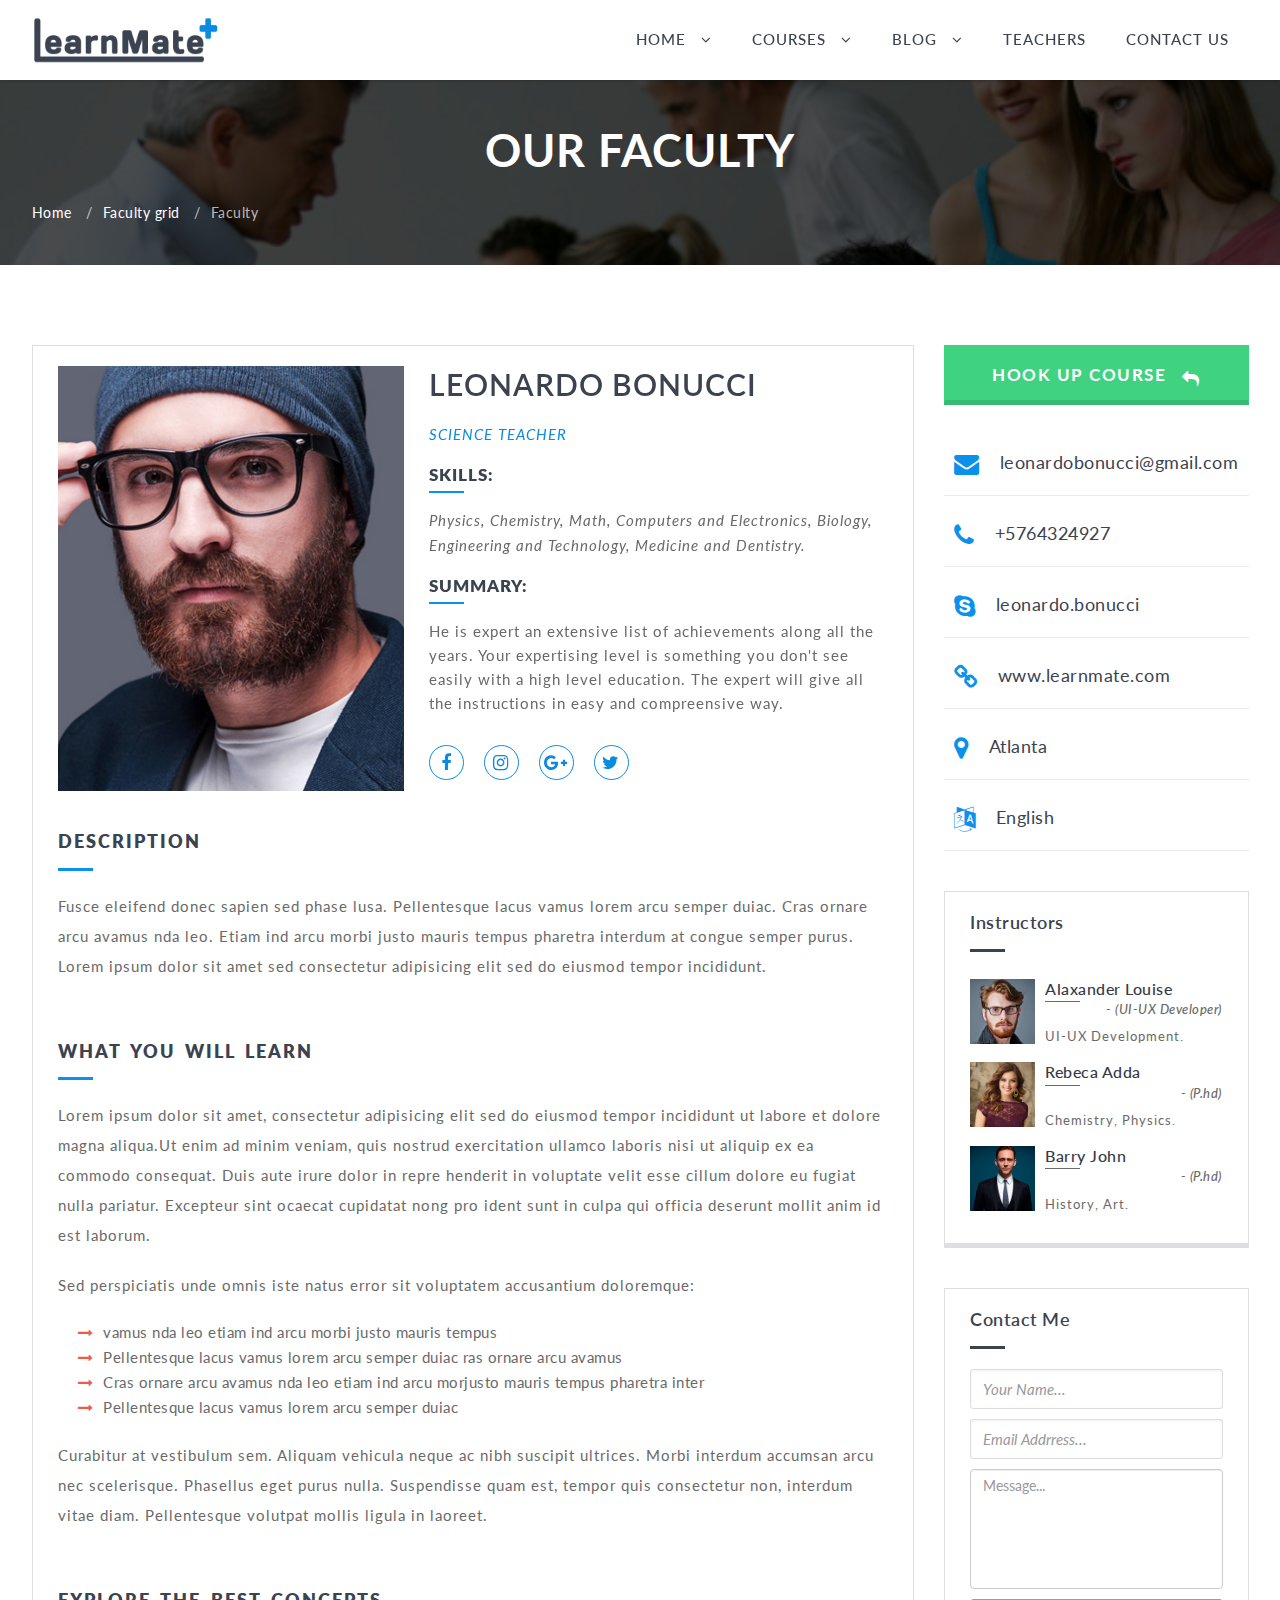
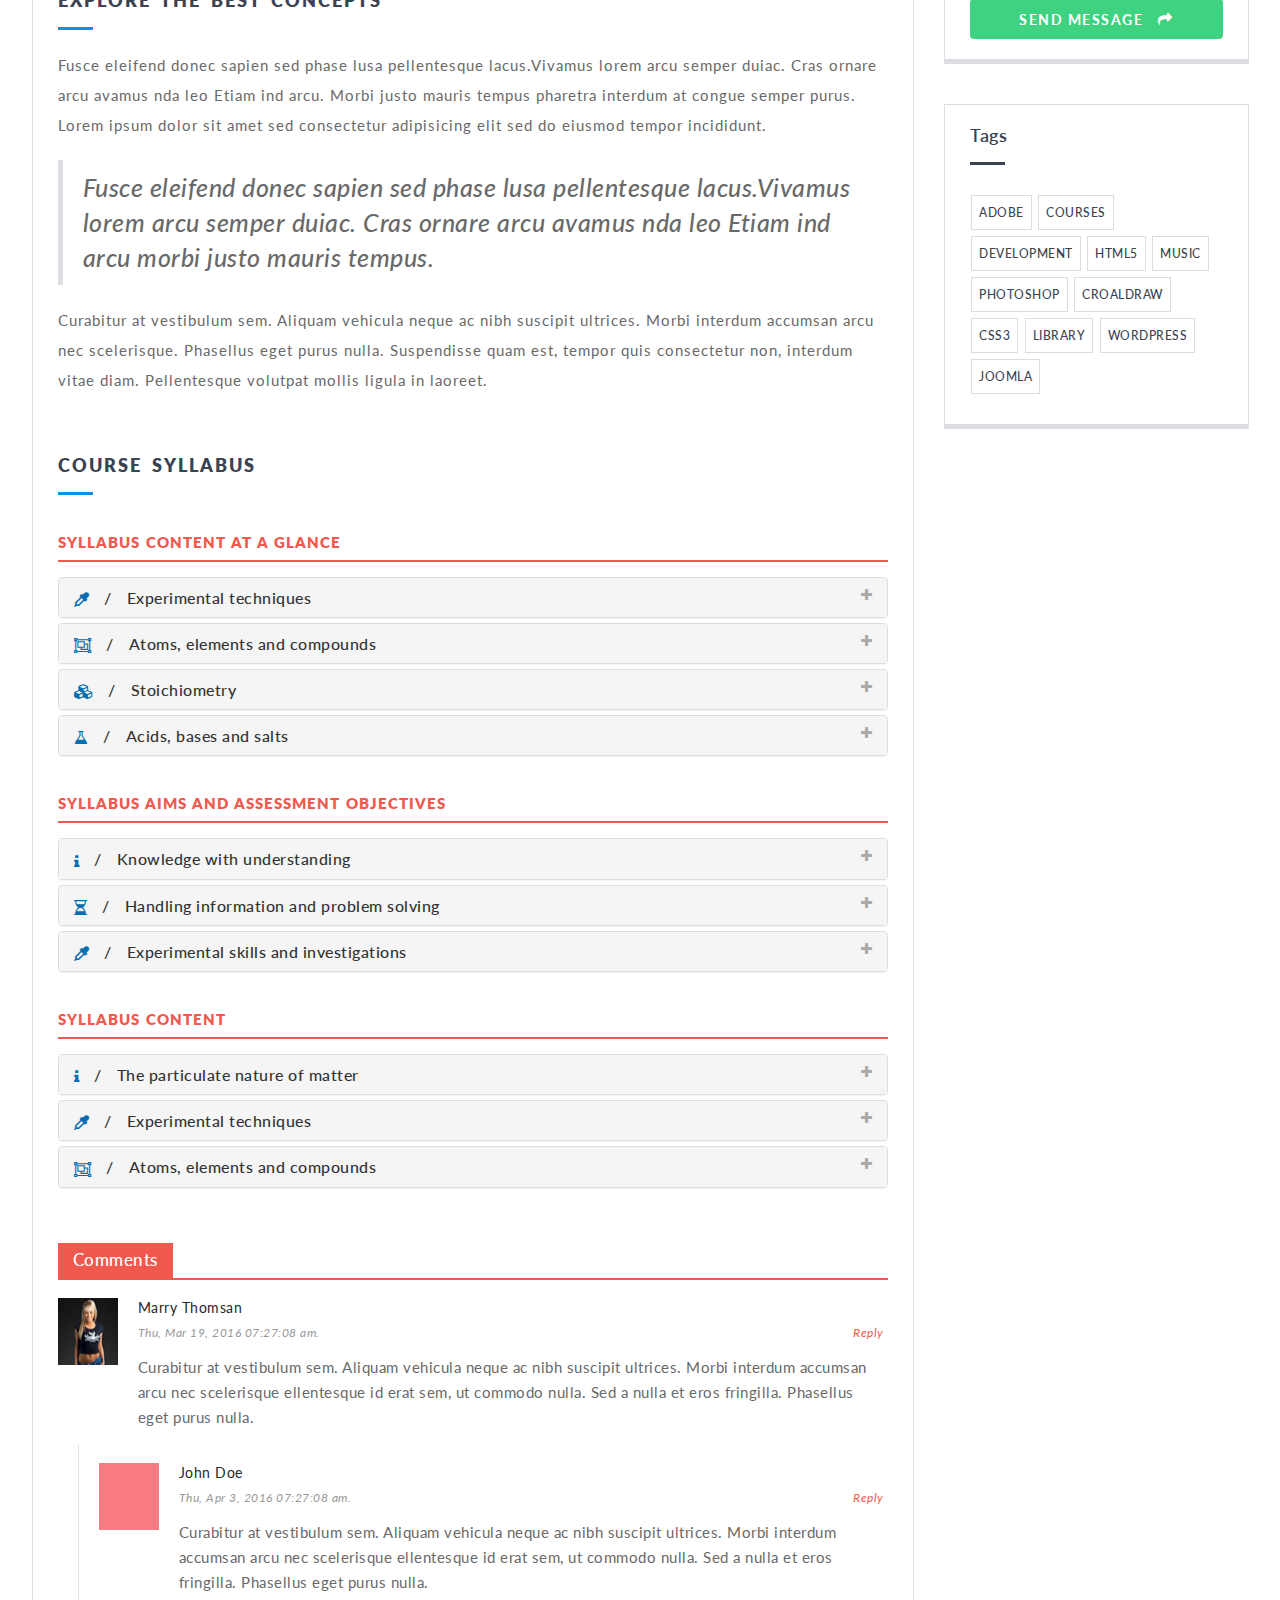
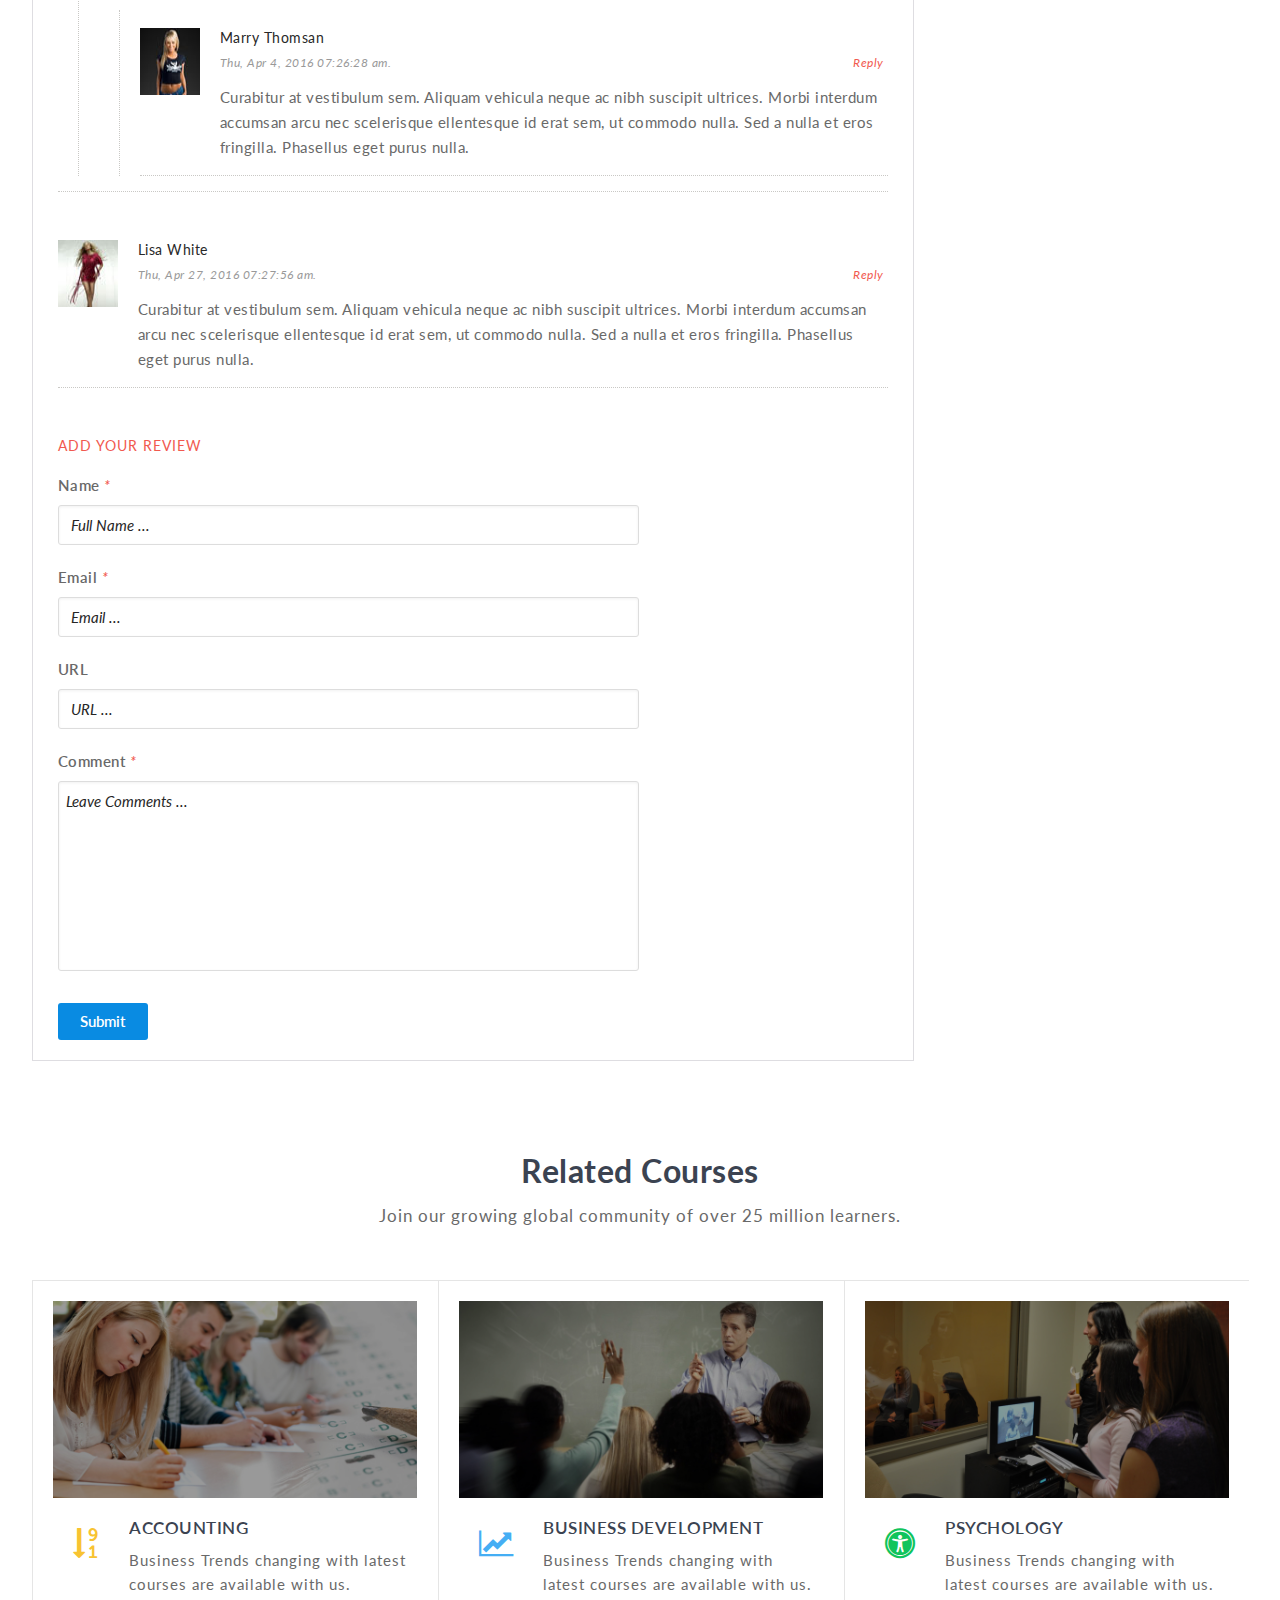
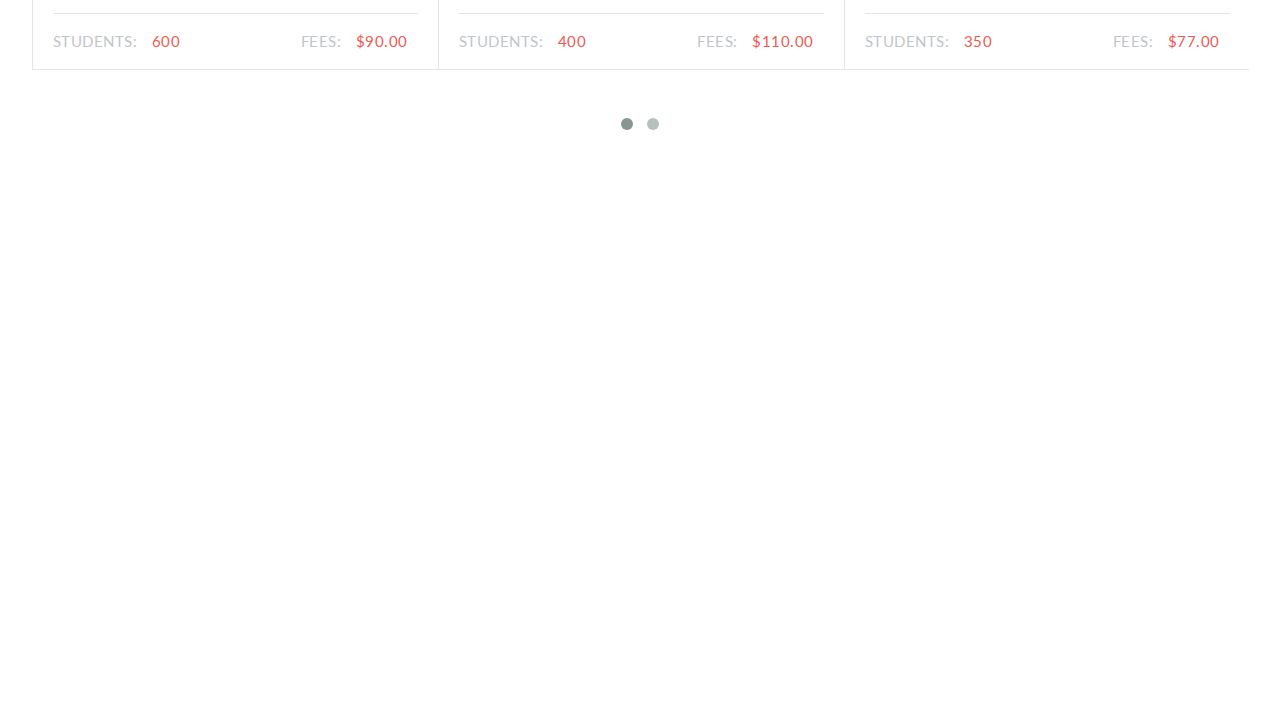
<file: teacher_dtl.html>
<!doctype html>
<html lang="zxx">


<head>
<meta charset="UTF-8">
<meta name="viewport" content="width=device-width, initial-scale=1">
<meta name="description" content="" />
<meta name="author" content="" />
<!--[if IE]>
    	<meta http-equiv="X-UA-Compatible" content="IE=edge">
    <![endif]-->


<!--[if lt IE 9]>
        <script type="text/javascript" src="js/html5shiv.min.js"></script>
        <script type="text/javascript" src="js/respond.min.js"></script>
	<![endif]-->

<link rel="icon" href="images/favicon.ico" type="image/x-icon" />
<title>LearnMate | Teachers Detail</title>

<link rel="stylesheet" type="text/css" href="css/animate.css" />
<link rel="stylesheet" type="text/css" href="css/bootstrap.css" />
<link rel="stylesheet" type="text/css" href="css/bootstrap-select.css" />
<link rel="stylesheet" type="text/css" href="css/font-awesome.css" />
<link rel="stylesheet" type="text/css" href="css/jquery.fancybox.css" />
<link rel="stylesheet" type="text/css" href="css/owl.carousel.css" />
<link rel="stylesheet" type="text/css" href="css/mob_menu.css" />
<link rel="stylesheet" type="text/css" href="css/reset.css" />
<link rel="stylesheet" type="text/css" href="css/style.css" />

<link href='https://fonts.googleapis.com/css?family=Raleway:800,500%7CLato:400,300,400italic,700,700italic,300italic,900italic,900,100,100italic%7CRoboto:400,500,600' rel='stylesheet' type='text/css' />
</head>
<body id="home" class="cms_teacher">

<header>
<nav>
<div class="container">
<div id="navbar" class="navbar navbar-default">
<div class="navbar-header col-md-2 col-sm-4 col-xs-4">
<a class="navbar-brand trigger" href="index.html" title="LearnMate"><img alt="Logo" src="images/logo_bk.png"></a>
</div>
<div class="col-md-9 col-sm-7 col-xs-7 pull-xs-right">

<div id="dl-menu" class="dl-menuwrapper">
<button class="dl-trigger visible-sm visible-xs"><i class="fa fa-bars"></i></button>
<ul class="dl-menu">
<li>
<h5 class="sp_module_title">LearnMate</h5>
</li>
<li>
<a href="#">Home</a>
<ul class="dl-submenu">
<li><a href="index.html">Home 1</a></li>
<li><a href="index4.html">Home 2</a></li>
<li><a href="index2.html">Home 3</a></li>
<li><a href="index3.html">Home 4</a></li>
<li><a href="index5.html">Home 5</a></li>
</ul>
</li>
<li>
<a href="#">Courses</a>
<ul class="dl-submenu">
<li><a href="course_grid.html">Course Grid</a></li>
<li><a href="course_list.html">Course List</a></li>
<li><a href="#">Course Single</a>
<ul class="dl-submenu">
<li><a href="course_dtl.html">Science</a></li>
<li><a href="course_dtl.html">Accounting</a></li>
<li><a href="course_dtl.html">Business Development</a></li>
<li><a href="course_dtl.html">Psychology</a></li>
<li><a href="course_dtl.html">Food & Drinking</a></li>
<li><a href="course_dtl.html">Arts & Media</a></li>
</ul>
</li>
</ul>
</li>
<li>
<a href="#">Blog</a>
<ul class="dl-submenu">
<li><a href="blog_right_sidebar.html">Blog - right sidebar</a></li>
<li><a href="blog_left_sidebar.html">Blog - left sidebar</a></li>
<li><a href="blog_dtl.html">Blog Single</a></li>
<li><a href="aboutus.html">About Us</a></li>
</ul>
</li>
<li><a class="trigger" href="teachers.html">Teachers</a></li>
<li><a class="trigger" href="contact.html">Contact us</a></li>
</ul>
</div>

<div class="main_menu_wrap">
<ul class="main_menu">
<li><a class="trigger" href="#">Home <i class="fa fa-angle-down"></i></a>
<ul class="submenu">
<li><a href="index.html">Home 1</a></li>
<li><a href="index4.html">Home 2</a></li>
<li><a href="index2.html">Home 3</a></li>
<li><a href="index3.html">Home 4</a></li>
<li><a href="index5.html">Home 5</a></li>
</ul>
</li>
<li><a class="trigger" href="#">Courses <i class="fa fa-angle-down"></i></a>
<ul class="submenu">
<li><a href="course_grid.html">Course Grid</a></li>
<li><a href="course_list.html">Course List</a></li>
<li><a href="#">Course Single <i class="fa fa-angle-right"></i></a>
<ul class="sub_menu">
<li><a href="course_dtl.html">Science</a></li>
<li><a href="course_dtl.html">Accounting</a></li>
<li><a href="course_dtl.html">Business Development</a></li>
<li><a href="course_dtl.html">Psychology</a></li>
<li><a href="course_dtl.html">Food & Drinking</a></li>
<li><a href="course_dtl.html">Arts & Media</a></li>
</ul>
</li>
</ul>
</li>
<li><a class="trigger" href="#">Blog <i class="fa fa-angle-down"></i></a>
<ul class="submenu">
<li><a href="blog_right_sidebar.html">Blog - right sidebar</a></li>
<li><a href="blog_left_sidebar.html">Blog - left sidebar</a></li>
<li><a href="blog_dtl.html">Blog Single</a></li>
<li><a href="aboutus.html">About Us</a></li>
</ul>
</li>
<li><a class="trigger" href="teachers.html">Teachers</a></li>
<li><a class="trigger" href="contact.html">Contact us</a></li>
</ul>
</div>
</div>
</div>
</div>
</nav>
</header>


<div class="content_wrapper">

<div class="breadcrumb_wrap" data-stellar-background-ratio="0.3" style="background: url(images/instructor.png) no-repeat; background-attachment: fixed; background-position: top left; background-size: cover;">
<div class="breadcrumb_wrap_inner">
<div class="container">
<h1>Our Faculty</h1>
<ul class="breadcrumbs">
<li><a href="index.html">Home</a> /</li>
<li><a href="teachers.html">Faculty grid</a> /</li>
<li>Faculty</li>
</ul>
</div>
</div>
</div>


<div id="dtl_wrap" class="dtl_wrap">

<div class="container">

<div class="dtl_wrapper col-lg-9 col-md-8 col-sm-12 col-xs-12">

<div class="dtl_inner_wrap">

<div class="dtl_inner last">
<div class="dtl_block teach_sin_block">
<div class="dtl_img teach_sin_img">
<div class="col-md-5 col-xs-12 text-center">
<img alt="Leonardo Bonucci" src="images/fal_leonardo_bonucci.jpg">
</div>
<div class="teacher_info col-md-7 col-xs-12">
<h4>Leonardo Bonucci<em>Science teacher</em></h4>
<div class="teach_profession">
<h5>Skills:</h5>
<em>
Physics, Chemistry, Math, Computers and Electronics, Biology, Engineering and Technology, Medicine and Dentistry.
</em>
</div>
<div class="teach_sumarry">
<h5>Summary:</h5>
<p>He is expert an extensive list of achievements along all the years. Your expertising level is something you don't see easily with a high level education. The expert will
give all the instructions in easy and compreensive way.</p>
</div>
<ul class="link_social">
<li><a class="fa fa-facebook" href="#"></a></li>
<li><a class="fa fa-instagram" href="#"></a></li>
<li><a class="fa fa-google-plus" href="#"></a></li>
<li><a class="fa fa-twitter" href="#"></a></li>
</ul>
</div>
</div>
<div class="detail_text_wrap">
<div class="info_wrapper">
<div class="info_head">
<h4>Description</h4>
<p>Fusce eleifend donec sapien sed phase lusa. Pellentesque lacus vamus lorem arcu semper duiac. Cras ornare arcu avamus nda leo. Etiam ind arcu morbi justo mauris tempus
pharetra interdum at congue semper purus. Lorem ipsum dolor sit amet sed consectetur adipisicing elit sed do eiusmod tempor incididunt.</p>
</div>
</div>
<div class="info_wrapper">
<div class="info_head">
<h4>What You will Learn</h4>
</div>
<p>Lorem ipsum dolor sit amet, consectetur adipisicing elit sed do eiusmod tempor incididunt ut labore et dolore magna aliqua.Ut enim ad minim veniam, quis nostrud exercitation ullamco
laboris nisi ut aliquip ex ea commodo consequat. Duis aute irure dolor in repre henderit in voluptate velit esse cillum dolore eu fugiat nulla pariatur. Excepteur sint ocaecat
cupidatat nong pro ident sunt in culpa qui officia deserunt mollit anim id est laborum.</p>
<p>Sed perspiciatis unde omnis iste natus error sit voluptatem accusantium doloremque:</p>
<ul class="arr_menu">
<li>vamus nda leo etiam ind arcu morbi justo mauris tempus</li>
<li>Pellentesque lacus vamus lorem arcu semper duiac ras ornare arcu avamus</li>
<li>Cras ornare arcu avamus nda leo etiam ind arcu morjusto mauris tempus pharetra inter</li>
<li>Pellentesque lacus vamus lorem arcu semper duiac</li>
</ul>
<p>Curabitur at vestibulum sem. Aliquam vehicula neque ac nibh suscipit ultrices. Morbi interdum accumsan arcu nec scelerisque. Phasellus eget purus nulla. Suspendisse quam est,
tempor quis consectetur non, interdum vitae diam. Pellentesque volutpat mollis ligula in laoreet.</p>
</div>
<div class="info_wrapper">
<div class="info_head">
<h4>Explore the best Concepts</h4>
</div>
<p>Fusce eleifend donec sapien sed phase lusa pellentesque lacus.Vivamus lorem arcu semper duiac. Cras ornare arcu avamus nda leo Etiam ind arcu. Morbi justo mauris tempus pharetra
interdum at congue semper purus. Lorem ipsum dolor sit amet sed consectetur adipisicing elit sed do eiusmod tempor incididunt.</p>
<blockquote>
Fusce eleifend donec sapien sed phase lusa pellentesque lacus.Vivamus lorem arcu semper duiac. Cras ornare arcu avamus nda leo Etiam ind arcu morbi justo mauris tempus.
</blockquote>
<p>Curabitur at vestibulum sem. Aliquam vehicula neque ac nibh suscipit ultrices. Morbi interdum accumsan arcu nec scelerisque. Phasellus eget purus nulla. Suspendisse quam est,
tempor quis consectetur non, interdum vitae diam. Pellentesque volutpat mollis ligula in laoreet.</p>
</div>
<div class="info_wrapper">
<div class="info_head">
<h4>Course Syllabus</h4>
</div>
<h5>Syllabus content at a glance</h5>
<div class="panel-group" id="accordion">
<div class="panel panel-default">
<div class="panel-heading" id="head_One">
<h4 class="panel-title">
<a class="collapsed" data-toggle="collapse" data-parent="#accordion" href="#ques_one">
<i class="fa fa-eyedropper"></i><span>/</span>Experimental techniques <i class="fa fa-plus"></i>
</a>
</h4>
</div>
<div id="ques_one" class="panel-collapse collapse">
<div class="panel-body">
<ul>
<li>
<ul>
<li>Measurement</li>
<li>Criteria of purity</li>
<li>Methods of purification</li>
</ul>
</li>
</ul>
</div>
</div>
</div>
<div class="panel panel-default">
<div class="panel-heading" id="head_two">
<h4 class="panel-title">
<a class="collapsed" data-toggle="collapse" data-parent="#accordion" href="#ques_two">
<i class="fa fa-object-group"></i><span>/</span>Atoms, elements and compounds <i class="fa fa-plus"></i>
</a>
</h4>
</div>
<div id="ques_two" class="panel-collapse collapse">
<div class="panel-body">
<ul>
<li>
<ul>
<li>Atomic structure and the Periodic Table</li>
<li>Bonding: the structure of matter</li>
<li>Ions and ionic bonds</li>
<li>Molecules and covalent bonds</li>
<li>Macromolecules</li>
<li>Metallic bonding (Extended candidates only)</li>
</ul>
</li>
</ul>
</div>
</div>
</div>
<div class="panel panel-default">
<div class="panel-heading" id="head_three">
<h4 class="panel-title">
<a class="collapsed" data-toggle="collapse" data-parent="#accordion" href="#ques_three">
<i class="fa fa-cubes"></i><span>/</span>Stoichiometry <i class="fa fa-plus"></i>
</a>
</h4>
</div>
<div id="ques_three" class="panel-collapse collapse">
<div class="panel-body">
<ul>
<li>
<ul>
<li>Stoichiometry</li>
<li>The mole concept (Extended candidates only)</li>
</ul>
</li>
</ul>
</div>
</div>
</div>
<div class="panel panel-default">
<div class="panel-heading" id="head_four">
<h4 class="panel-title">
<a class="collapsed" data-toggle="collapse" data-parent="#accordion" href="#ques_four">
<i class="fa fa-flask"></i><span>/</span>Acids, bases and salts <i class="fa fa-plus"></i>
</a>
</h4>
</div>
<div id="ques_four" class="panel-collapse collapse">
<div class="panel-body">
<ul>
<li>
<ul>
<li>The characteristic properties of acids and bases</li>
<li>Types of oxides</li>
<li>Preparation of salts</li>
<li>Identification of ions and gases</li>
</ul>
</li>
</ul>
</div>
</div>
</div>
</div>
<h5>Syllabus aims and assessment objectives</h5>
<div class="panel-group" id="accordion1">
<div class="panel panel-default">
<div class="panel-heading" id="head_One1">
<h4 class="panel-title">
<a class="collapsed" data-toggle="collapse" data-parent="#accordion1" href="#ques_five">
<i class="fa fa-info"></i><span>/</span>Knowledge with understanding <i class="fa fa-plus"></i>
</a>
</h4>
</div>
<div id="ques_five" class="panel-collapse collapse">
<div class="panel-body">
<ul>
<li>
<ul>
<li>scientific phenomena, facts, laws, definitions, concepts and theories</li>
<li>scientific vocabulary, terminology and conventions (including symbols, quantities and units)</li>
<li>scientific instruments and apparatus, including techniques of operation and aspects of safety</li>
<li>scientific and technological applications with their social, economic and environmental implications</li>
</ul>
</li>
</ul>
</div>
</div>
</div>
<div class="panel panel-default">
<div class="panel-heading" id="head_two1">
<h4 class="panel-title">
<a class="collapsed" data-toggle="collapse" data-parent="#accordion1" href="#ques_six">
<i class="fa fa-hourglass-half"></i><span>/</span>Handling information and problem solving <i class="fa fa-plus"></i>
</a>
</h4>
</div>
<div id="ques_six" class="panel-collapse collapse">
<div class="panel-body">
<ul>
<li>
<ul>
<li>locate, select, organise and present information from a variety of sources</li>
<li>translate information from one form to another</li>
<li>manipulate numerical and other data</li>
<li>use information to identify patterns, report trends and draw inferences</li>
<li>present reasoned explanations for phenomena, patterns and relationships</li>
<li>make predictions and hypotheses</li>
<li>solve problems, including some of a quantitative nature</li>
</ul>
</li>
</ul>
</div>
</div>
</div>
<div class="panel panel-default">
<div class="panel-heading" id="head_three1">
<h4 class="panel-title">
<a class="collapsed" data-toggle="collapse" data-parent="#accordion1" href="#ques_seven">
<i class="fa fa-eyedropper"></i><span>/</span>Experimental skills and investigations <i class="fa fa-plus"></i>
</a>
</h4>
</div>
<div id="ques_seven" class="panel-collapse collapse">
<div class="panel-body">
<ul>
<li>
<ul>
<li>demonstrate knowledge of how to safely use techniques, apparatus and materials (including following a sequence of instructions where appropriate)</li>
<li>plan experiments and investigations</li>
<li>make and record observations, measurements and estimates</li>
<li>interpret and evaluate experimental observations and data</li>
<li>evaluate methods and suggest possible improvements</li>
</ul>
</li>
</ul>
</div>
 </div>
</div>
</div>
<h5>Syllabus Content</h5>
<div class="panel-group" id="accordion2">
<div class="panel panel-default">
<div class="panel-heading" id="head_One2">
<h4 class="panel-title">
<a class="collapsed" data-toggle="collapse" data-parent="#accordion2" href="#ques_eight">
<i class="fa fa-info"></i><span>/</span>The particulate nature of matter <i class="fa fa-plus"></i>
</a>
</h4>
</div>
<div id="ques_eight" class="panel-collapse collapse">
<div class="panel-body">
<ul>
<li><span><strong>Core</strong></span>
<ul>
<li>State the distinguishing properties of solids, liquids and gases</li>
<li>Describe the structure of solids, liquids and gases in terms of particle separation, arrangement and types of motion</li>
<li>Describe changes of state in terms of melting, boiling, evaporation, freezing, condensation and sublimation</li>
<li>Describe qualitatively the pressure and temperature of a gas in terms of the motion of its particles</li>
<li>Show an understanding of the random motion of particles in a suspension (sometimes known as Brownian motion) as evidence for the kinetic particle
(atoms, molecules or ions) model of matter</li>
<li>Describe and explain diffusion</li>
</ul>
</li>
<li><span><strong>Supplement</strong></span>
<ul>
<li>Explain changes of state in terms of the kinetic theory</li>
<li>Describe and explain Brownian motion in terms of random molecular bombardment</li>
<li>State evidence for Brownian motion</li>
<li>Describe and explain dependence of rate of diffusion on molecular mass</li>
</ul>
</li>
</ul>
</div>
</div>
</div>
<div class="panel panel-default">
<div class="panel-heading" id="head_two2">
<h4 class="panel-title">
<a class="collapsed" data-toggle="collapse" data-parent="#accordion2" href="#ques_nine">
<i class="fa fa-eyedropper"></i><span>/</span>Experimental techniques <i class="fa fa-plus"></i>
</a>
</h4>
</div>
<div id="ques_nine" class="panel-collapse collapse">
<div class="panel-body">
<ul>
<li><span><strong>Criteria of purity</strong></span>
<ul>
<li>Name appropriate apparatus for the measurement of time, temperature, mass and volume, including burettes, pipettes and measuring cylinders</li>
<li>Demonstrate knowledge and understanding of paper chromatography</li>
<li>Interpret simple chromatograms</li>
<li>Identify substances and assess their purity from melting point and boiling point information</li>
<li>Understand the importance of purity in substances in everyday life, e.g. foodstuffs and drugs</li>
</ul>
</li>
<li><span><strong>Methods of purification</strong></span>
<ul>
<li>Describe and explain methods of purification by the use of a suitable solvent, filtration, crystallisation and distillation (including use of
fractionating column). (Refer to the fractional distillation of petroleum in section 14.2 and products of fermentation in section 14.6.)</li>
<li>Suggest suitable purification techniques, given information about the substances involved</li>
</ul>
</li>
<li><span><strong>Supplement</strong></span>
<ul>
<li>Interpret simple chromatograms, including the use of Rf values</li>
<li>Outline how chromatography techniques can be applied to colourless substances by exposing chromatograms to substances called locating agents
(Knowledge of specific locating agents is not required.)</li>
</ul>
</li>
</ul>
</div>
</div>
</div>
<div class="panel panel-default">
<div class="panel-heading" id="head_three2">
<h4 class="panel-title">
<a class="collapsed" data-toggle="collapse" data-parent="#accordion2" href="#ques_ten">
<i class="fa fa-object-group"></i><span>/</span>Atoms, elements and compounds <i class="fa fa-plus"></i>
</a>
</h4>
</div>
<div id="ques_ten" class="panel-collapse collapse">
<div class="panel-body">
<ul>
<li><span><strong>Core</strong></span>
<ul>
<li>State the relative charges and approximate relative masses of protons, neutrons and electrons</li>
<li>Define proton number (atomic number) as the number of protons in the nucleus of an atom</li>
<li>Define nucleon number (mass number) as the total number of protons and neutrons in the nucleus of an atom</li>
<li>Define isotopes as atoms of the same element which have the same proton number but a different nucleon number</li>
<li>State the two types of isotopes as being radioactive and non-radioactive</li>
<li>State one medical and one industrial use of radioactive isotopes</li>
</ul>
</li>
</ul>
</div>
</div>
</div>
</div>
</div>
</div>
</div>
</div>


<div class="dtl_related_article">
<h4>Comments</h4>
<div class="head_underline"></div>
<ul class="commentlist">
<li class="comment has_parent">
<div class="comment-wrapper has_child">
<div class="comment-author vcard">
<p class="gravatar"><a href="#"><img alt="avatar" src="images/2.jpg"></a></p>
<span class="author">Marry Thomsan</span>
</div>
<div class="comment-meta">
<span class="entry-date">Thu, Mar 19, 2016 07:27:08 am</span>.
<div class="reply"><a class="comment_reply" href="#">Reply</a></div>
</div>
<div class="comment-body">
Curabitur at vestibulum sem. Aliquam vehicula neque ac nibh suscipit ultrices. Morbi interdum accumsan arcu nec scelerisque ellentesque id erat sem, ut commodo nulla. Sed a
nulla et eros fringilla. Phasellus eget purus nulla.
</div>
</div>
<ul class="commentlist child_commentlist">
<li class="comment">
<div class="comment-wrapper has_child">
<div class="comment-author vcard">
<p class="gravatar"><a href="#"><img alt="avatar" src="images/4.jpg"></a></p>
<span class="author">John Doe</span>
</div>
<div class="comment-meta">
<span class="entry-date">Thu, Apr 3, 2016 07:27:08 am</span>.
<div class="reply"><a class="comment_reply" href="#">Reply</a></div>
</div>
<div class="comment-body">
Curabitur at vestibulum sem. Aliquam vehicula neque ac nibh suscipit ultrices. Morbi interdum accumsan arcu nec scelerisque ellentesque id erat sem, ut commodo nulla. Sed a
nulla et eros fringilla. Phasellus eget purus nulla.
</div>
</div>
<ul class="commentlist child_commentlist">
<li class="comment">
<div class="comment-wrapper">
<div class="comment-author vcard">
<p class="gravatar"><a href="#"><img alt="avatar" src="images/2.jpg"></a></p>
<span class="author">Marry Thomsan</span>
</div>
<div class="comment-meta">
<span class="entry-date">Thu, Apr 4, 2016 07:26:28 am</span>.
<div class="reply"><a class="comment_reply" href="#">Reply</a></div>
</div>
<div class="comment-body">
Curabitur at vestibulum sem. Aliquam vehicula neque ac nibh suscipit ultrices. Morbi interdum accumsan arcu nec scelerisque ellentesque id erat sem, ut
commodo nulla. Sed a nulla et eros fringilla. Phasellus eget purus nulla.
</div>
</div>
</li>
</ul>
</li>
</ul>
</li>
<li class="comment">
<div class="comment-wrapper">
<div class="comment-author vcard">
<p class="gravatar"><a href="#"><img alt="avatar" src="images/3.jpg"></a></p>
<span class="author">Lisa White</span>
</div>
<div class="comment-meta">
<span class="entry-date">Thu, Apr 27, 2016 07:27:56 am</span>.
<div class="reply"><a class="comment_reply" href="#">Reply</a></div>
</div>
<div class="comment-body">
Curabitur at vestibulum sem. Aliquam vehicula neque ac nibh suscipit ultrices. Morbi interdum accumsan arcu nec scelerisque ellentesque id erat sem, ut commodo nulla. Sed a
nulla et eros fringilla. Phasellus eget purus nulla.
</div>
</div>
</li>
</ul>
</div>


<div class="comments-form-wrapper clearfix">
<h5>Add Your Review</h5>
<form class="comment-form" method="post" id="postComment">
<div class="field">
<label>Name <em class="required">*</em></label>
<input type="text" class="input-text" title="Name" id="user" placeholder="Full Name ..." name="user_name" required />
</div>
<div class="field">
<label>Email <em class="required">*</em></label>
<input type="text" class="input-text" title="Email" id="email" placeholder="Email ..." name="user_email" required />
</div>
<div class="input-box">
<label for="input-payment-url" class="control-label">URL</label>
<input type="text" class="input-text" id="input-payment-url" placeholder="URL ..." value="" name="url" required />
</div>
<div class="field aw-blog-comment-area">
<label for="comment">Comment <em class="required">*</em></label>
<textarea rows="5" cols="50" class="input-text" title="Comment" placeholder="Leave Comments ..." id="comment" name="comment" required></textarea>
</div>
<div class="mt_5">
<input type="hidden" value="1" name="blog_id">
<button type="submit" class="button continue">Submit</button>
</div>
</form>
</div>

</div>

<div class="clearfix"></div>
</div>


<div class="aside_wrapper col-lg-3 col-md-4 col-sm-12 col-xs-12">

<div class="hookup_wrap tutor_info_wrap">
<a href="#" class="btn hookup_btn">Hook up Course <i class="fa fa-reply"></i></a>
<ul>
<li><span class="tutor_info"><i class="fa fa-envelope"></i> leonardobonucci@gmail.com</span></li>
<li><span class="tutor_info"><i class="fa fa-phone"></i> +5764324927</span></li>
<li><span class="tutor_info"><i class="fa fa-skype"></i> leonardo.bonucci</span></li>
<li><span class="tutor_info"><i class="fa fa-link"></i> www.learnmate.com</span></li>
<li><span class="tutor_info"><i class="fa fa-map-marker"></i> Atlanta</span></li>
<li><span class="tutor_info"><i class="fa fa-language"></i> English</span></li>
</ul>
</div>


<div class="course_tutor">
<h4>Instructors</h4>
<ul>
<li>
<div class="tutor_img">
<img alt="Alaxander Louise" src="images/fal_alaxander_louise_s.jpg">
</div>
<div class="tutor_info">
<h5>
<a href="#">Alaxander Louise</a>
<em>- (UI-UX Developer)</em>
</h5>
<p>UI-UX Development.</p>
</div>
</li>
<li>
<div class="tutor_img">
<img alt="Rebeca Addam" src="images/fal_rebeca_addam_s.jpg">
</div>
<div class="tutor_info">
<h5>
<a href="#">Rebeca Adda</a>
<em>- (P.hd)</em>
</h5>
<p>Chemistry, Physics.</p>
</div>
</li>
<li>
<div class="tutor_img">
<img alt="Barry John" src="images/fal_barry_john_s.jpg">
</div>
<div class="tutor_info">
<h5>
<a href="#">Barry John</a>
<em>- (P.hd)</em>
</h5>
<p>History, Art.</p>
</div>
</li>
</ul>
</div>


<div class="course_subscribe">
<h4>Contact Me</h4>
<form method="post" action="#">
<input class="form-control" placeholder="Your Name..." name="name" type="text">
<input class="form-control" placeholder="Email Addrress..." name="email" type="text">
<textarea class="form-control" rows="7" placeholder="Message..." name="message"></textarea>
<button type="submit" class="btn btn_subscribe">Send Message <i class="fa fa-share"></i></button>
</form>
</div>


<div class="course_tags">
<h4>Tags</h4>
<ul>
<li>
<a href="#">Adobe</a>
<a href="#">Courses</a>
<a href="#">Development</a>
<a href="#">HTML5</a>
<a href="#">Music</a>
<a href="#">Photoshop</a>
<a href="#">Croaldraw</a>
<a href="#">CSS3</a>
<a href="#">Library</a>
<a href="#">Wordpress</a>
<a href="#">Joomla</a>
</li>
</ul>
</div>

</div>

</div>

</div>


<div id="related_course" class="related_course">
<div class="container">
<div class="head_part">
<h2>Related Courses</h2>
<p>Join our growing global community of over 25 million learners.</p>
</div>

<div class="course_slider_wrapp">
<div id="course_slider" class="hidden-buttons">
<div class="slider-items slider-width-col6">
<div class="item">
<div class="col-item">
<div class="item-inner">
<div class="product-wrapper">
<div class="thumb-wrapper">
<div class="course_block">
<div class="img_wrap">
<img alt="Accounting" src="images/accounting.jpg">
<div class="course_img_hoverlay_btn"><a href="course_grid.html" title="View More" class="fa fa-eye"></a></div>
</div>
<div class="clearfix"></div>
<div class="accounts">
<div class="icon"><i class="fa fa-sort-numeric-desc"></i></div>
<div class="course_info">
<h4>Accounting</h4>
<p>Business Trends changing with latest courses are available with us.</p>
</div>
</div>
<div class="accounts course_count_wrap">
<div class="course_count">
Students: <span>600</span>
</div>
<div class="course_price">
Fees: <span>$90.00</span>
</div>
</div>
</div>
</div>
</div>
</div>
</div>
</div>
<div class="item">
<div class="col-item">
<div class="item-inner">
<div class="product-wrapper">
<div class="thumb-wrapper">
<div class="course_block">
<div class="img_wrap">
<img alt="Business" src="images/business.jpg">
<div class="course_img_hoverlay_btn"><a href="course_grid.html" title="View More" class="fa fa-eye"></a></div>
</div>
<div class="clearfix"></div>
<div class="business">
<div class="icon"><i class="fa fa-line-chart"></i></div>
<div class="course_info">
<h4>Business Development</h4>
<p>Business Trends changing with latest courses are available with us.</p>
</div>
</div>
<div class="business course_count_wrap">
<div class="course_count">
Students: <span>400</span>
</div>
<div class="course_price">
Fees: <span>$110.00</span>
</div>
</div>
</div>
</div>
</div>
</div>
</div>
</div>
<div class="item">
<div class="col-item">
<div class="item-inner">
<div class="product-wrapper">
<div class="thumb-wrapper">
<div class="course_block">
<div class="img_wrap">
<img alt="Psychology" src="images/psychology.jpg">
<div class="course_img_hoverlay_btn"><a href="course_grid.html" title="View More" class="fa fa-eye"></a></div>
</div>
<div class="clearfix"></div>
<div class="psychology">
<div class="icon"><i class="fa fa-universal-access"></i></div>
<div class="course_info">
<h4>Psychology</h4>
<p>Business Trends changing with latest courses are available with us.</p>
</div>
</div>
<div class="psychology course_count_wrap">
<div class="course_count">
Students: <span>350</span>
</div>
<div class="course_price">
Fees: <span>$77.00</span>
</div>
</div>
</div>
</div>
</div>
</div>
</div>
</div>
<div class="item">
<div class="col-item">
<div class="item-inner">
<div class="product-wrapper">
<div class="thumb-wrapper">
<div class="course_block">
<div class="img_wrap">
<img alt="Food &amp; Drinking" src="images/food.jpg">
<div class="course_img_hoverlay_btn"><a href="course_grid.html" title="View More" class="fa fa-eye"></a></div>
</div>
<div class="food">
<div class="icon"><i class="fa fa-cutlery"></i></div>
<div class="course_info">
<h4>Food &amp; Drinking</h4>
<p>Business Trends changing with latest courses are available with us.</p>
</div>
</div>
<div class="food course_count_wrap">
<div class="course_count">
Students: <span>250</span>
</div>
<div class="course_price">
Fees: <span>$90.00</span>
</div>
</div>
</div>
</div>
</div>
</div>
</div>
</div>
<div class="item">
<div class="col-item">
<div class="item-inner">
<div class="product-wrapper">
<div class="thumb-wrapper">
<div class="course_block">
<div class="img_wrap">
<img alt="Arts &amp; Media" src="images/art.jpg">
<div class="course_img_hoverlay_btn"><a href="course_grid.html" title="View More" class="fa fa-eye"></a></div>
</div>
<div class="arts">
<div class="icon"><i class="fa fa-camera"></i></div>
<div class="course_info">
<h4>Arts &amp; Media</h4>
<p>Business Trends changing with latest courses are available with us.</p>
</div>
</div>
<div class="arts course_count_wrap">
<div class="course_count">
Students: <span>300</span>
</div>
<div class="course_price">
Fees: <span>$70.00</span>
</div>
</div>
</div>
</div>
</div>
</div>
</div>
</div>
</div>
</div>
</div>

</div>
</div>

</div>


<footer class="footer">
<div class="container">
<div class="row">

<div class="footer_link_wrapper">
<div class="col-lg-3 col-md-3 col-sm-6 col-xs-12">
<ul class="footer_list">
<li>
<div class="footer_logo"><img alt="Footer Logo" src="images/logo_wt.png"></div>
<div class="footer_txt"><p>The expert will give all the instructions in easy and compreensive way</p></div>
<div class="footer_email"><i class="fa fa-envelope"></i> <a href="mailto:abcxyz@abc.com">support@abcxyz.com</a></div>
<div class="footer_phone"><i class="fa fa-phone"></i> +1 800 123 1234</div>
<div class="social_links">
<a href="#" target="_blank" rel="external nofollow" title="Share it"><i class="fa fa-facebook"></i></a>
<a href="#" target="_blank" rel="external nofollow" title="Tweet it"><i class="fa fa-twitter"></i></a>
<a href="#" target="_blank" rel="external nofollow" title="Linked it"><i class="fa fa-linkedin"></i></a>
</div>
</li>
</ul>
</div>
<div class="col-lg-4 col-md-4 col-sm-6 col-xs-12">
<ul class="footer_list">
<li>
<h3>Latest News</h3>
<ul class="foot_letnews_list">
<li>
<div class="foot_letnews_img"><img alt="" src="images/foot_latest_news1.jpg"></div>
<div class="foot_letnews_info">
<h4><a href="#">You'll hear a tale a tale of alorem epsumn dollare gupt animap</a></h4>
<em>Jan 23, 2016</em>
</div>
</li>
<li>
<div class="foot_letnews_img"><img alt="" src="images/foot_latest_news2.jpg"></div>
<div class="foot_letnews_info">
<h4><a href="#">Here's the story of a named alorem epsumn dollare guptni</a></h4>
<em>Feb 17, 2016</em>
</div>
</li>
<li>
<div class="foot_letnews_img"><img alt="" src="images/foot_latest_news3.jpg"></div>
<div class="foot_letnews_info">
<h4><a href="#">So get a witch's shawl on alorem epsumn dollare gupt</a></h4>
<em>Mar 25, 2016</em>
</div>
</li>
</ul>
</li>
</ul>
</div>
<div class="col-lg-2 col-md-2 col-sm-6 col-xs-12">
<ul class="footer_list">
<li>
<h3>Links</h3>
<ul class="footer_sublist">
<li><a href="#" title="About">About</a></li>
<li><a href="#" title="Courses">Courses</a></li>
<li><a href="#" title="Blog">Blog</a></li>
<li><a href="#" title="Gallery">Gallery</a></li>
<li><a href="#" title="FAQ">FAQ</a></li>
<li><a href="#" title="Contact">Contact</a></li>
<li><a href="#" title="Become a Teacher">Become a Teacher</a></li>
</ul>
</li>
</ul>
</div>
<div class="col-lg-3 col-md-3 col-sm-6 col-xs-12 padd_rnone">
<div class="foot_gallery">
<h3>Event Gallery</h3>
<div class="col-md-4 col-xs-3"><a href="blog_right_sidebar.html"><img alt="" src="images/foot_science.jpg"></a></div>
<div class="col-md-4 col-xs-3"><a href="blog_right_sidebar.html"><img alt="" src="images/foot_inclass.jpg"></a></div>
<div class="col-md-4 col-xs-3"><a href="blog_right_sidebar.html"><img alt="" src="images/foot_classroom.jpg"></a></div>
<div class="col-md-4 col-xs-3"><a href="blog_right_sidebar.html"><img alt="" src="images/foot_with_instructor.jpg"></a></div>
<div class="col-md-4 col-xs-3"><a href="blog_right_sidebar.html"><img alt="" src="images/foot_campus.jpg"></a></div>
<div class="col-md-4 col-xs-3"><a href="blog_right_sidebar.html"><img alt="" src="images/foot_group_in_campus.jpg"></a></div>
<div class="col-md-4 col-xs-3"><a href="blog_right_sidebar.html"><img alt="" src="images/foot_sport.jpg"></a></div>
<div class="col-md-4 col-xs-3"><a href="blog_right_sidebar.html"><img alt="" src="images/foot_inclass1.jpg"></a></div>
<div class="col-md-4 col-xs-3"><a href="blog_right_sidebar.html"><img alt="" src="images/foot_graduate.jpg"></a></div>
</div>
</div>
</div>

</div>
</div>
<div class="copyright">
<div class="container">
<div class="row">
<div class="col-lg-6 col-md-6 col-sm-12 col-xs-12 coppyright_txt"> <a target="_blank" href="https://www.templateshub.net">Templates Hub</a> </div>
<div class="time_available col-lg-3 col-md-3 col-sm-6 col-xs-6"><i class="fa fa-clock-o"></i> Mon - Sat &nbsp;&nbsp;(9am - 5pm) &nbsp;&nbsp;&nbsp;&nbsp;</div>
<div class="social col-lg-3 col-md-3 col-sm-6 col-xs-6">
<ul class="pull-right">
<li><a href="#">Sitemap</a></li>
<li><a href="#">Terms</a></li>
<li><a href="#">Privacy</a></li>
</ul>
</div>
</div>
</div>
</div>
</footer>


<div class="offcanvas_overlay"></div>


<script type="text/javascript" src="js/jquery-3.1.0.min.js"></script>
<script type="text/javascript" src="js/modernizr.custom.js"></script>
<script type="text/javascript" src="js/jquery.dlmenu.js"></script>
<script type="text/javascript" src="js/bootstrap.min.js"></script>
<script type="text/javascript" src="js/bootstrap-select.js"></script>
<script type="text/javascript" src="js/jquery-plugin-collection.js"></script>
<script type="text/javascript" src="js/owl.carousel.min.js"></script>
<script type="text/javascript" src="js/js-functions.js"></script>
</body>


</html>
</file>
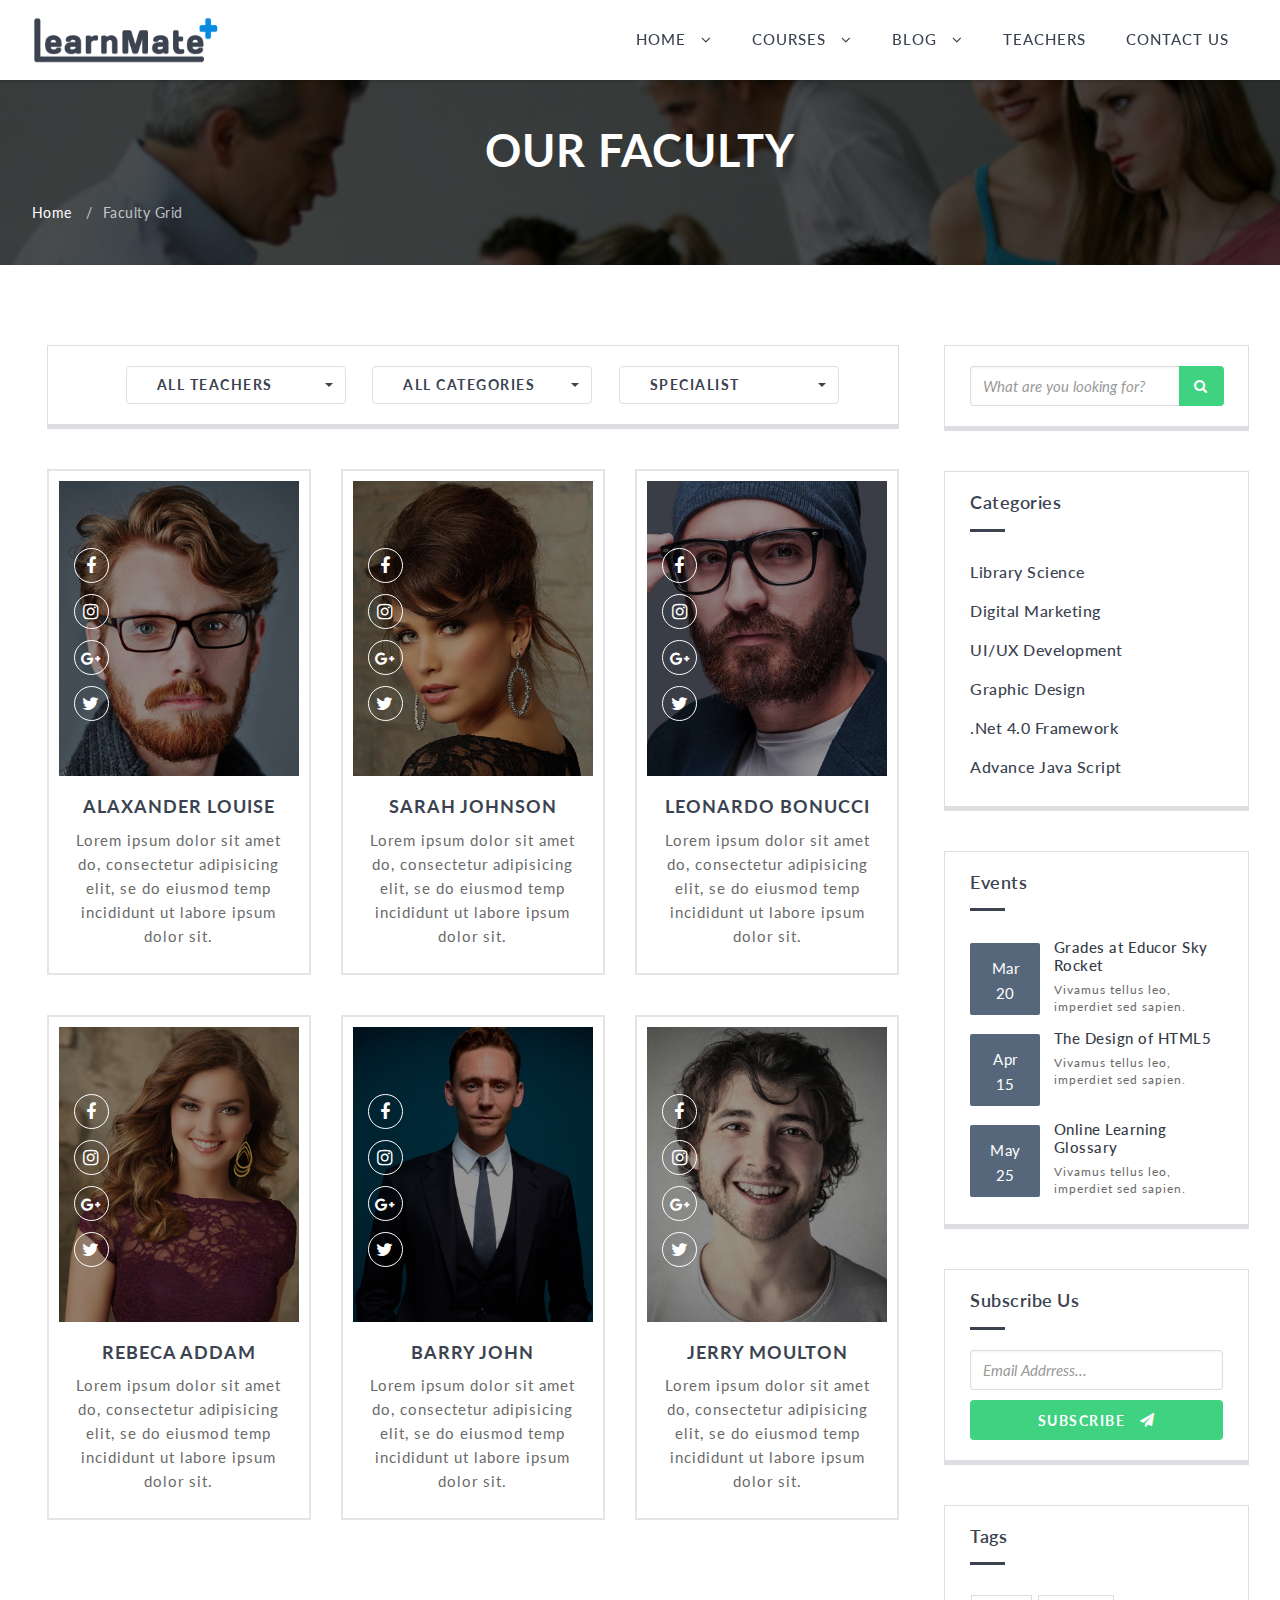
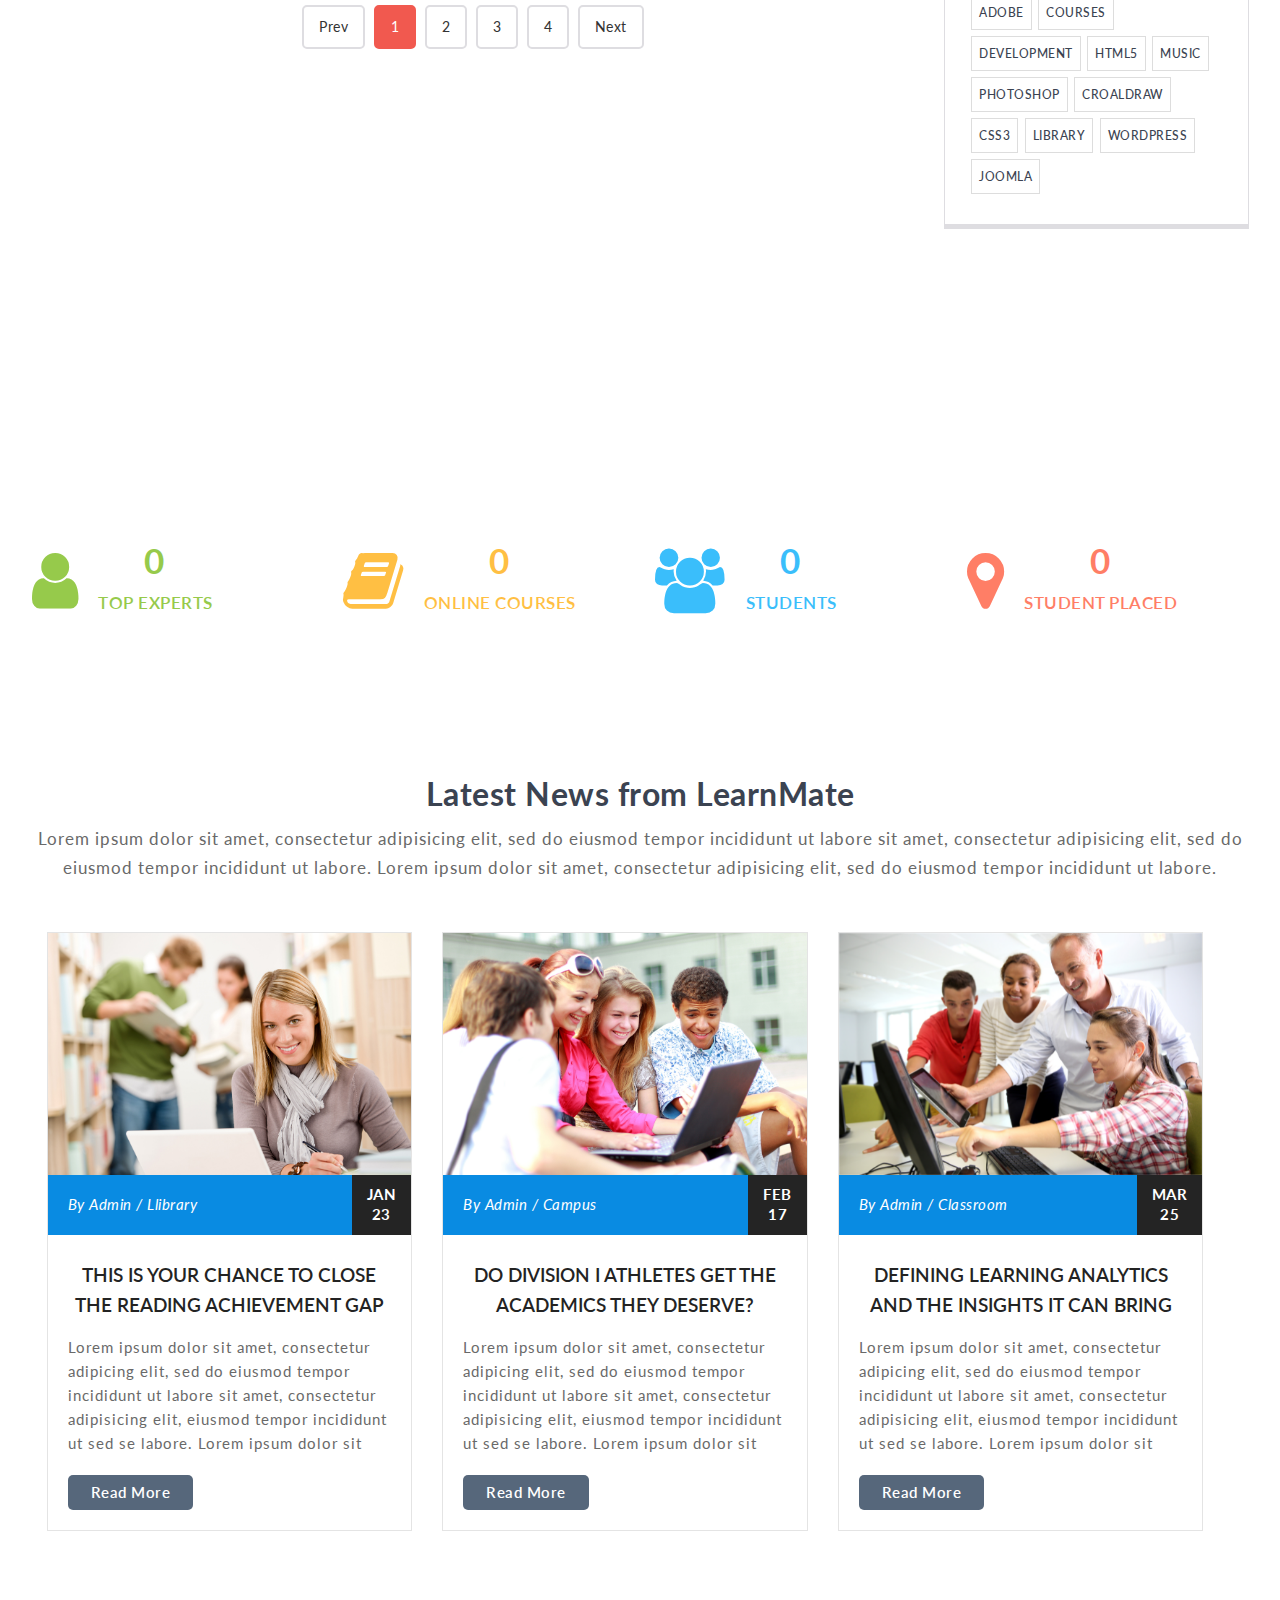
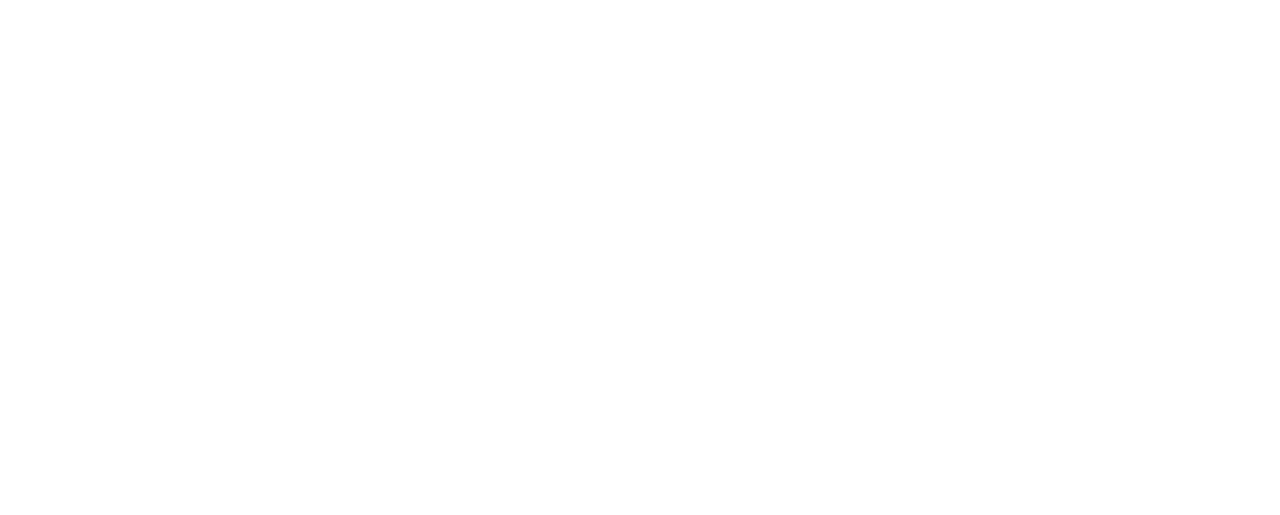
<file: teachers.html>
<!doctype html>
<html lang="zxx">


<head>
<meta charset="UTF-8">
<meta name="viewport" content="width=device-width, initial-scale=1">
<meta name="description" content="" />
<meta name="author" content="" />
<!--[if IE]>
    	<meta http-equiv="X-UA-Compatible" content="IE=edge">
    <![endif]-->


<!--[if lt IE 9]>
        <script type="text/javascript" src="js/html5shiv.min.js"></script>
        <script type="text/javascript" src="js/respond.min.js"></script>
	<![endif]-->

<link rel="icon" href="images/favicon.ico" type="image/x-icon" />
<title>LearnMate | Teachers</title>

<link rel="stylesheet" type="text/css" href="css/animate.css" />
<link rel="stylesheet" type="text/css" href="css/bootstrap.css" />
<link rel="stylesheet" type="text/css" href="css/bootstrap-select.css" />
<link rel="stylesheet" type="text/css" href="css/font-awesome.css" />
<link rel="stylesheet" type="text/css" href="css/jquery.fancybox.css" />
<link rel="stylesheet" type="text/css" href="css/mob_menu.css" />
<link rel="stylesheet" type="text/css" href="css/reset.css" />
<link rel="stylesheet" type="text/css" href="css/style.css" />

<link href='https://fonts.googleapis.com/css?family=Raleway:800,500%7CLato:400,300,400italic,700,700italic,300italic,900italic,900,100,100italic%7CRoboto:400,500,600' rel='stylesheet' type='text/css' />
</head>
<body id="home" class="cms_teacher">

<header>
<nav>
<div class="container">
<div id="navbar" class="navbar navbar-default">
<div class="navbar-header col-md-2 col-sm-4 col-xs-4">
<a class="navbar-brand trigger" href="index.html" title="LearnMate"><img alt="Logo" src="images/logo_bk.png"></a>
</div>
<div class="col-md-9 col-sm-7 col-xs-7 pull-xs-right">

<div id="dl-menu" class="dl-menuwrapper">
<button class="dl-trigger visible-sm visible-xs"><i class="fa fa-bars"></i></button>
<ul class="dl-menu">
<li>
<h5 class="sp_module_title">LearnMate</h5>
</li>
<li>
<a href="#">Home</a>
<ul class="dl-submenu">
<li><a href="index.html">Home 1</a></li>
<li><a href="index4.html">Home 2</a></li>
<li><a href="index2.html">Home 3</a></li>
<li><a href="index3.html">Home 4</a></li>
<li><a href="index5.html">Home 5</a></li>
</ul>
</li>
<li>
<a href="#">Courses</a>
<ul class="dl-submenu">
<li><a href="course_grid.html">Course Grid</a></li>
<li><a href="course_list.html">Course List</a></li>
<li><a href="#">Course Single</a>
<ul class="dl-submenu">
<li><a href="course_dtl.html">Science</a></li>
<li><a href="course_dtl.html">Accounting</a></li>
<li><a href="course_dtl.html">Business Development</a></li>
<li><a href="course_dtl.html">Psychology</a></li>
<li><a href="course_dtl.html">Food & Drinking</a></li>
<li><a href="course_dtl.html">Arts & Media</a></li>
</ul>
</li>
</ul>
</li>
<li>
<a href="#">Blog</a>
<ul class="dl-submenu">
<li><a href="blog_right_sidebar.html">Blog - right sidebar</a></li>
<li><a href="blog_left_sidebar.html">Blog - left sidebar</a></li>
<li><a href="blog_dtl.html">Blog Single</a></li>
<li><a href="aboutus.html">About Us</a></li>
</ul>
</li>
<li><a class="trigger" href="teachers.html">Teachers</a></li>
<li><a class="trigger" href="contact.html">Contact us</a></li>
</ul>
</div>

<div class="main_menu_wrap">
<ul class="main_menu">
<li><a class="trigger" href="#">Home <i class="fa fa-angle-down"></i></a>
<ul class="submenu">
<li><a href="index.html">Home 1</a></li>
<li><a href="index4.html">Home 2</a></li>
<li><a href="index2.html">Home 3</a></li>
<li><a href="index3.html">Home 4</a></li>
<li><a href="index5.html">Home 5</a></li>
</ul>
</li>
<li><a class="trigger" href="#">Courses <i class="fa fa-angle-down"></i></a>
<ul class="submenu">
<li><a href="course_grid.html">Course Grid</a></li>
<li><a href="course_list.html">Course List</a></li>
<li><a href="#">Course Single <i class="fa fa-angle-right"></i></a>
<ul class="sub_menu">
<li><a href="course_dtl.html">Science</a></li>
<li><a href="course_dtl.html">Accounting</a></li>
<li><a href="course_dtl.html">Business Development</a></li>
<li><a href="course_dtl.html">Psychology</a></li>
<li><a href="course_dtl.html">Food & Drinking</a></li>
<li><a href="course_dtl.html">Arts & Media</a></li>
</ul>
</li>
</ul>
</li>
<li><a class="trigger" href="#">Blog <i class="fa fa-angle-down"></i></a>
<ul class="submenu">
<li><a href="blog_right_sidebar.html">Blog - right sidebar</a></li>
<li><a href="blog_left_sidebar.html">Blog - left sidebar</a></li>
<li><a href="blog_dtl.html">Blog Single</a></li>
<li><a href="aboutus.html">About Us</a></li>
</ul>
</li>
<li><a class="trigger" href="teachers.html">Teachers</a></li>
<li><a class="trigger" href="contact.html">Contact us</a></li>
</ul>
</div>
</div>
</div>
</div>
</nav>
</header>


<div class="content_wrapper">

<div class="breadcrumb_wrap" data-stellar-background-ratio="0.3" style="background: url(images/instructor.png) no-repeat; background-attachment: fixed; background-position: top left; background-size: cover;">
<div class="breadcrumb_wrap_inner">
<div class="container">
<h1>Our Faculty</h1>
<ul class="breadcrumbs">
<li><a href="index.html">Home</a> /</li>
<li>Faculty Grid</li>
</ul>
</div>
</div>
</div>


<div id="faculty_wrapper" class="faculty_wrapper">

<div class="container">

<div class="faculty_wrapp col-lg-9 col-md-8 col-sm-12 col-xs-12">

<div class="course_to_search_wrapp">
<div class="col-md-12 col-sm-12 col-xs-12">
<div class="course_to_search_inner">
<div class="course_to_search width_90">
<div class="search_pannel">
<form method="post" action="#">
<select class="selectpicker">
<option>All Teachers</option>
<option>Alaxander Louise</option>
<option>Sarah Johnson</option>
<option>Leonardo Bonucci</option>
<option>Rebeca Addam</option>
<option>Barry John</option>
<option>Smith Johnson</option>
<option>Julia Farnado</option>
<option>Levente Gergely</option>
<option>Jerry Moulton</option>
</select>
<select class="selectpicker">
<option>All Categories</option>
<option>Science</option>
<option>Account</option>
<option>Business</option>
<option>Psychology</option>
<option>Food</option>
<option>Art</option>
<option>Math</option>
<option>History</option>
<option>Goegraphy</option>
</select>
<select class="selectpicker">
<option>Specialist</option>
<option>Ux-Ui</option>
<option>Graphic</option>
<option>Physic</option>
<option>Math</option>
<option>History</option>
<option>Art &amp; Music</option>
<option>Business</option>
<option>Psychology</option>
<option>Account</option>
</select>
</form>
</div>
</div>
</div>
</div>
</div>


<div class="wrapper_faculty">
<div class="col-lg-4 col-md-4 col-sm-6 col-xs-12">
<div class="faculty_block">
<div class="img_wrap">
<img alt="Alaxander Louise" src="images/fal_alaxander_louise.jpg">
<div class="faculty_img_hoverlay_btn"><a href="teacher_dtl.html" title="View Profile" class="btn btn_glob">View Profile</a></div>
<ul class="social_links">
<li><a class="fa fa-facebook" href="#"></a></li>
<li><a class="fa fa-instagram" href="#"></a></li>
<li><a class="fa fa-google-plus" href="#"></a></li>
<li><a class="fa fa-twitter" href="#"></a></li>
</ul>
</div>
<div class="science">
<div class="faculty_info">
<h4><a href="teacher_dtl.html" title="Alaxander Louise">Alaxander Louise</a></h4>
<p>Lorem ipsum dolor sit amet do, consectetur adipisicing elit, se do eiusmod temp incididunt ut labore ipsum dolor sit.</p>
</div>
</div>
</div>
</div>
<div class="col-lg-4 col-md-4 col-sm-6 col-xs-12">
<div class="faculty_block">
<div class="img_wrap">
<img alt="Sarah Johnson" src="images/fal_sarah_johnson.jpg">
<div class="faculty_img_hoverlay_btn"><a href="teacher_dtl.html" title="View Profile" class="btn btn_glob">View Profile</a></div>
<ul class="social_links">
<li><a class="fa fa-facebook" href="#"></a></li>
<li><a class="fa fa-instagram" href="#"></a></li>
<li><a class="fa fa-google-plus" href="#"></a></li>
<li><a class="fa fa-twitter" href="#"></a></li>
</ul>
</div>
<div class="accounts">
<div class="faculty_info">
<h4><a href="teacher_dtl.html" title="Sarah Johnson">Sarah Johnson</a></h4>
<p>Lorem ipsum dolor sit amet do, consectetur adipisicing elit, se do eiusmod temp incididunt ut labore ipsum dolor sit.</p>
</div>
</div>
</div>
</div>
<div class="col-lg-4 col-md-4 col-sm-6 col-xs-12">
<div class="faculty_block">
<div class="img_wrap">
<img alt="Leonardo Bonucci" src="images/fal_leonardo_bonucci.jpg">
<div class="faculty_img_hoverlay_btn"><a href="teacher_dtl.html" title="View Profile" class="btn btn_glob">View Profile</a></div>
<ul class="social_links">
<li><a class="fa fa-facebook" href="#"></a></li>
<li><a class="fa fa-instagram" href="#"></a></li>
<li><a class="fa fa-google-plus" href="#"></a></li>
<li><a class="fa fa-twitter" href="#"></a></li>
</ul>
</div>
<div class="business">
<div class="faculty_info">
<h4><a href="teacher_dtl.html" title="Leonardo Bonucci">Leonardo Bonucci</a></h4>
<p>Lorem ipsum dolor sit amet do, consectetur adipisicing elit, se do eiusmod temp incididunt ut labore ipsum dolor sit.</p>
</div>
</div>
</div>
</div>
<div class="col-lg-4 col-md-4 col-sm-6 col-xs-12">
<div class="faculty_block">
<div class="img_wrap">
<img alt="Rebeca Addam" src="images/fal_rebeca_addam.jpg">
<div class="faculty_img_hoverlay_btn"><a href="teacher_dtl.html" title="View Profile" class="btn btn_glob">View Profile</a></div>
<ul class="social_links">
<li><a class="fa fa-facebook" href="#"></a></li>
<li><a class="fa fa-instagram" href="#"></a></li>
<li><a class="fa fa-google-plus" href="#"></a></li>
<li><a class="fa fa-twitter" href="#"></a></li>
</ul>
</div>
<div class="science">
<div class="faculty_info">
<h4><a href="teacher_dtl.html" title="Rebeca Addam">Rebeca Addam</a></h4>
<p>Lorem ipsum dolor sit amet do, consectetur adipisicing elit, se do eiusmod temp incididunt ut labore ipsum dolor sit.</p>
</div>
</div>
</div>
</div>
<div class="col-lg-4 col-md-4 col-sm-6 col-xs-12">
<div class="faculty_block">
<div class="img_wrap">
<img alt="Barry John" src="images/fal_barry_john.jpg">
<div class="faculty_img_hoverlay_btn"><a href="teacher_dtl.html" title="View Profile" class="btn btn_glob">View Profile</a></div>
<ul class="social_links">
<li><a class="fa fa-facebook" href="#"></a></li>
<li><a class="fa fa-instagram" href="#"></a></li>
<li><a class="fa fa-google-plus" href="#"></a></li>
<li><a class="fa fa-twitter" href="#"></a></li>
</ul>
</div>
<div class="accounts">
<div class="faculty_info">
<h4><a href="teacher_dtl.html" title="Barry John">Barry John</a></h4>
<p>Lorem ipsum dolor sit amet do, consectetur adipisicing elit, se do eiusmod temp incididunt ut labore ipsum dolor sit.</p>
</div>
</div>
</div>
</div>
<div class="col-lg-4 col-md-4 col-sm-6 col-xs-12">
<div class="faculty_block">
<div class="img_wrap">
<img alt="Jerry Moulton" src="images/fal_jerry_moulton.jpg">
<div class="faculty_img_hoverlay_btn"><a href="teacher_dtl.html" title="View Profile" class="btn btn_glob">View Profile</a></div>
<ul class="social_links">
<li><a class="fa fa-facebook" href="#"></a></li>
<li><a class="fa fa-instagram" href="#"></a></li>
<li><a class="fa fa-google-plus" href="#"></a></li>
<li><a class="fa fa-twitter" href="#"></a></li>
</ul>
</div>
<div class="business">
<div class="faculty_info">
<h4><a href="teacher_dtl.html" title="Jerry Moulton">Jerry Moulton</a></h4>
<p>Lorem ipsum dolor sit amet do, consectetur adipisicing elit, se do eiusmod temp incididunt ut labore ipsum dolor sit.</p>
</div>
</div>
</div>
</div>
</div>

<div class="clearfix"></div>

<div class="pager">
<div class="pages">
<ul class="pagination">
<li><a href="#">Prev</a></li>
<li class="active"><a href="#">1</a></li>
<li><a href="#">2</a></li>
<li><a href="#">3</a></li>
<li><a href="#">4</a></li>
<li><a href="#">Next</a></li>
</ul>
</div>
</div>

</div>


<div class="aside_wrapper col-lg-3 col-md-4 col-sm-12 col-xs-12">

<div class="search_course">
<form method="post" action="#">
<input class="form-control" placeholder="What are you looking for?" name="s" type="text">
<button type="submit" class="btn btn_search"><i class="fa fa-search"></i></button>
</form>
</div>


<div class="category_course">
<h4>Categories</h4>
<ul>
<li><a href="#">Library Science</a></li>
<li><a href="#">Digital Marketing</a></li>
<li><a href="#">UI/UX Development</a></li>
<li><a href="#">Graphic Design</a></li>
<li><a href="#">.Net 4.0 Framework</a></li>
<li><a href="#">Advance Java Script</a></li>
</ul>
</div>


<div class="category_events">
<h4>Events</h4>
<ul>
<li>
<div class="date">
<span class="month">Mar</span>
<span class="day">20</span>
</div>
<div class="event_txt">
<h5><a href="#">Grades at Educor Sky Rocket</a></h5>
<p> Vivamus tellus leo, imperdiet sed sapien.</p>
</div>
</li>
<li>
<div class="date">
<span class="month">Apr</span>
<span class="day">15</span>
</div>
<div class="event_txt">
<h5><a href="#">The Design of HTML5</a></h5>
<p> Vivamus tellus leo, imperdiet sed sapien.</p>
</div>
</li>
<li>
<div class="date">
<span class="month">May</span>
<span class="day">25</span>
</div>
<div class="event_txt">
<h5><a href="#">Online Learning Glossary</a></h5>
<p> Vivamus tellus leo, imperdiet sed sapien.</p>
</div>
</li>
</ul>
</div>


<div class="course_subscribe">
<h4>Subscribe Us</h4>
<form method="post" action="#">
<input class="form-control" placeholder="Email Addrress..." name="s" type="text">
<button type="submit" class="btn btn_subscribe">Subscribe <i class="fa fa-paper-plane"></i></button>
</form>
</div>


<div class="course_tags">
<h4>Tags</h4>
<ul>
<li>
<a href="#">Adobe</a>
<a href="#">Courses</a>
<a href="#">Development</a>
<a href="#">HTML5</a>
<a href="#">Music</a>
<a href="#">Photoshop</a>
<a href="#">Croaldraw</a>
<a href="#">CSS3</a>
<a href="#">Library</a>
<a href="#">Wordpress</a>
<a href="#">Joomla</a>
</li>
</ul>
</div>

</div>

</div>

</div>


<div id="count" class="count" data-stellar-background-ratio="0.3" style="background: url(images/count_bg.jpg); background-attachment: fixed; background-position: 50% 50%;">
<div class="container">
<div class="head_part">
<h2>Happy Milistones</h2>
<p>We Have Powerful Milistones With Fun Fact Effects.</p>
</div>
<div class="row">
<div class="col-sm-3 col-md-3 col-xs-6">
<div class="funfact expert text-center mb-sm-30">
<div class="icon"><i class="fa fa-user"></i></div>
<div class="counts">
<h2 class="animate-number" data-animation-duration="2000" data-value="730">0</h2>
<h4 class="title">Top Experts</h4>
</div>
</div>
</div>
<div class="col-sm-3 col-md-3 col-xs-6">
<div class="funfact online text-center mb-sm-30">
<div class="icon"><i class="fa fa-book"></i></div>
<div class="counts">
<h2 class="animate-number" data-animation-duration="2000" data-value="3565">0</h2>
<h4 class="title">Online Courses</h4>
</div>
</div>
</div>
<div class="col-sm-3 col-md-3 col-xs-6">
<div class="funfact student second_one text-center mb-sm-30">
<div class="icon"><i class="fa fa-users"></i></div>
<div class="counts">
<h2 class="animate-number" data-animation-duration="2000" data-value="7644">0</h2>
<h4 class="title">Students</h4>
</div>
</div>
</div>
<div class="col-sm-3 col-md-3 col-xs-6">
<div class="funfact placed last text-center mb-sm-30">
<div class="icon"><i class="fa fa-map-marker"></i></div>
<div class="counts">
<h2 class="animate-number" data-animation-duration="2000" data-value="4253">0</h2>
<h4 class="title">student Placed</h4>
</div>
</div>
</div>
</div>
</div>
</div>


<div id="blog" class="blog">
<div class="container">
<div class="head_part">
<h2>Latest News from LearnMate</h2>
<p>Lorem ipsum dolor sit amet, consectetur adipisicing elit, sed do eiusmod tempor incididunt ut labore sit amet, consectetur adipisicing elit, sed do eiusmod tempor incididunt ut labore. Lorem ipsum
dolor sit amet, consectetur adipisicing elit, sed do eiusmod tempor incididunt ut labore.</p>
</div>
<div class="dtl_wrapper">
<div class="col-md-4 col-sm-6 col-xs-12">
<div class="dtl_block">
<div class="dtl_img">
<img alt="Blog Image" src="images/latest_news1.jpg">
</div>
<div class="blog_auther_info">
<div class="blog_auther">
<span>By <a href="#">Admin</a> / <a href="#">Llibrary</a></span>
</div>
 <div class="blog_date">
Jan <br> 23
</div>
</div>
<div class="blog_info">
<h3><a href="#">This Is Your Chance to Close the Reading Achievement Gap</a></h3>
<p>Lorem ipsum dolor sit amet, consectetur adipicing elit, sed do eiusmod tempor incididunt ut labore sit amet, consectetur adipisicing elit, eiusmod tempor incididunt ut sed se labore.
Lorem ipsum dolor sit amet, consectetur adipisicing elit.</p>
<a href="blog_right_sidebar.html" class="btn_glob">Read More</a>
</div>
</div>
</div>
<div class="col-md-4 col-sm-6 col-xs-12">
<div class="dtl_block">
<div class="dtl_img">
<img alt="Blog Image" src="images/latest_news2.jpg">
</div>
<div class="blog_auther_info">
<div class="blog_auther">
<span>By <a href="#">Admin</a> / <a href="#">Campus</a></span>
</div>
<div class="blog_date">
Feb <br> 17
</div>
</div>
<div class="blog_info">
<h3><a href="#">Do Division I Athletes Get the Academics They Deserve?</a></h3>
<p>Lorem ipsum dolor sit amet, consectetur adipicing elit, sed do eiusmod tempor incididunt ut labore sit amet, consectetur adipisicing elit, eiusmod tempor incididunt ut sed se labore.
Lorem ipsum dolor sit amet, consectetur adipisicing elit.</p>
<a href="blog_right_sidebar.html" class="btn_glob">Read More</a>
</div>
</div>
</div>
<div class="col-md-4 col-sm-6 col-xs-12">
<div class="dtl_block">
<div class="dtl_img">
<img alt="Blog Image" src="images/latest_news3.jpg">
</div>
<div class="blog_auther_info">
<div class="blog_auther">
<span>By <a href="#">Admin</a> / <a href="#">Classroom</a></span>
</div>
<div class="blog_date">
Mar <br> 25
</div>
</div>
<div class="blog_info">
<h3><a href="#">Defining Learning Analytics and the Insights it Can Bring</a></h3>
<p>Lorem ipsum dolor sit amet, consectetur adipicing elit, sed do eiusmod tempor incididunt ut labore sit amet, consectetur adipisicing elit, eiusmod tempor incididunt ut sed se labore.
Lorem ipsum dolor sit amet, consectetur adipisicing elit.</p>
<a href="blog_right_sidebar.html" class="btn_glob">Read More</a>
</div>
</div>
</div>
</div>
</div>
</div>

</div>


<footer class="footer">
<div class="container">
<div class="row">

<div class="footer_link_wrapper">
<div class="col-lg-3 col-md-3 col-sm-6 col-xs-12">
<ul class="footer_list">
<li>
<div class="footer_logo"><img alt="Footer Logo" src="images/logo_wt.png"></div>
<div class="footer_txt"><p>The expert will give all the instructions in easy and compreensive way</p></div>
<div class="footer_email"><i class="fa fa-envelope"></i> <a href="mailto:abcxyz@abc.com">support@abcxyz.com</a></div>
<div class="footer_phone"><i class="fa fa-phone"></i> +1 800 123 1234</div>
<div class="social_links">
<a href="#" target="_blank" rel="external nofollow" title="Share it"><i class="fa fa-facebook"></i></a>
<a href="#" target="_blank" rel="external nofollow" title="Tweet it"><i class="fa fa-twitter"></i></a>
<a href="#" target="_blank" rel="external nofollow" title="Linked it"><i class="fa fa-linkedin"></i></a>
</div>
</li>
</ul>
</div>
<div class="col-lg-4 col-md-4 col-sm-6 col-xs-12">
<ul class="footer_list">
<li>
<h3>Latest News</h3>
<ul class="foot_letnews_list">
<li>
<div class="foot_letnews_img"><img alt="" src="images/foot_latest_news1.jpg"></div>
<div class="foot_letnews_info">
<h4><a href="#">You'll hear a tale a tale of alorem epsumn dollare gupt animap</a></h4>
<em>Jan 23, 2016</em>
</div>
</li>
<li>
<div class="foot_letnews_img"><img alt="" src="images/foot_latest_news2.jpg"></div>
<div class="foot_letnews_info">
<h4><a href="#">Here's the story of a named alorem epsumn dollare guptni</a></h4>
<em>Feb 17, 2016</em>
</div>
</li>
<li>
<div class="foot_letnews_img"><img alt="" src="images/foot_latest_news3.jpg"></div>
<div class="foot_letnews_info">
<h4><a href="#">So get a witch's shawl on alorem epsumn dollare gupt</a></h4>
<em>Mar 25, 2016</em>
</div>
</li>
</ul>
</li>
</ul>
</div>
<div class="col-lg-2 col-md-2 col-sm-6 col-xs-12">
<ul class="footer_list">
<li>
<h3>Links</h3>
<ul class="footer_sublist">
<li><a href="#" title="About">About</a></li>
<li><a href="#" title="Courses">Courses</a></li>
<li><a href="#" title="Blog">Blog</a></li>
<li><a href="#" title="Gallery">Gallery</a></li>
<li><a href="#" title="FAQ">FAQ</a></li>
<li><a href="#" title="Contact">Contact</a></li>
<li><a href="#" title="Become a Teacher">Become a Teacher</a></li>
</ul>
</li>
</ul>
</div>
<div class="col-lg-3 col-md-3 col-sm-6 col-xs-12 padd_rnone">
<div class="foot_gallery">
<h3>Event Gallery</h3>
<div class="col-md-4 col-xs-3"><a href="blog_right_sidebar.html"><img alt="" src="images/foot_science.jpg"></a></div>
<div class="col-md-4 col-xs-3"><a href="blog_right_sidebar.html"><img alt="" src="images/foot_inclass.jpg"></a></div>
<div class="col-md-4 col-xs-3"><a href="blog_right_sidebar.html"><img alt="" src="images/foot_classroom.jpg"></a></div>
<div class="col-md-4 col-xs-3"><a href="blog_right_sidebar.html"><img alt="" src="images/foot_with_instructor.jpg"></a></div>
<div class="col-md-4 col-xs-3"><a href="blog_right_sidebar.html"><img alt="" src="images/foot_campus.jpg"></a></div>
<div class="col-md-4 col-xs-3"><a href="blog_right_sidebar.html"><img alt="" src="images/foot_group_in_campus.jpg"></a></div>
<div class="col-md-4 col-xs-3"><a href="blog_right_sidebar.html"><img alt="" src="images/foot_sport.jpg"></a></div>
<div class="col-md-4 col-xs-3"><a href="blog_right_sidebar.html"><img alt="" src="images/foot_inclass1.jpg"></a></div>
<div class="col-md-4 col-xs-3"><a href="blog_right_sidebar.html"><img alt="" src="images/foot_graduate.jpg"></a></div>
</div>
</div>
</div>

</div>
</div>
<div class="copyright">
<div class="container">
<div class="row">
<div class="col-lg-6 col-md-6 col-sm-12 col-xs-12 coppyright_txt"> <a target="_blank" href="https://www.templateshub.net">Templates Hub</a> </div>
<div class="time_available col-lg-3 col-md-3 col-sm-6 col-xs-6"><i class="fa fa-clock-o"></i> Mon - Sat &nbsp;&nbsp;(9am - 5pm) &nbsp;&nbsp;&nbsp;&nbsp;</div>
<div class="social col-lg-3 col-md-3 col-sm-6 col-xs-6">
<ul class="pull-right">
<li><a href="#">Sitemap</a></li>
<li><a href="#">Terms</a></li>
<li><a href="#">Privacy</a></li>
</ul>
</div>
</div>
</div>
</div>
</footer>


<div class="offcanvas_overlay"></div>


<script type="text/javascript" src="js/jquery-3.1.0.min.js"></script>
<script type="text/javascript" src="js/modernizr.custom.js"></script>
<script type="text/javascript" src="js/bootstrap.min.js"></script>
<script type="text/javascript" src="js/bootstrap-select.js"></script>
<script type="text/javascript" src="js/jquery-plugin-collection.js"></script>
<script type="text/javascript" src="js/owl-carousel.js"></script>
<script type="text/javascript" src="js/jquery.dlmenu.js"></script>
<script type="text/javascript" src="js/js-functions.js"></script>
</body>


</html>
</file>
<file: css/mob_menu.css>
@font-face{font-family:icomoon;src:url(../fonts/icomoon.eot);src:url(../fonts/icomoond41d.eot?#iefix) format('embedded-opentype'),url(../fonts/icomoon.woff) format('woff'),url(../fonts/icomoon.ttf) format('truetype'),url(../fonts/icomoon.svg#icomoon) format('svg');font-weight:400;font-style:normal}.dl-menuwrapper{width:100%;width:auto;float:left;position:absolute;top:10px;right:-10px;-webkit-perspective:1000px;perspective:1000px;-webkit-perspective-origin:50% 200%;perspective-origin:50% 200%;z-index:999999}.dl-menuwrapper:first-child{margin-right:10px}.dl-menuwrapper button{background:#464646;border:none;width:40px;height:40px;line-height:20px;overflow:hidden;position:relative;cursor:pointer;top:-2px;outline:none;padding:7px}.dl-menuwrapper button i{font-size:24px}.dl-menuwrapper button:hover,.dl-menuwrapper button:focus{background-color:#464646}.dl-menuwrapper button:hover,.dl-menuwrapper button.dl-active,.dl-menuwrapper ul{background:#464646}.dl-menuwrapper ul{padding:0;list-style:none;-webkit-transform-style:preserve-3d;transform-style:preserve-3d;width:280px;position:fixed;right:-10px;top:0;background-color:#464646;z-index:999999}.dl-menuwrapper li{position:relative}.dl-menuwrapper li a{border-bottom:1px solid rgba(0,0,0,.2);color:#fff;display:block;font-size:15px;font-weight:500;letter-spacing:1px;line-height:1;padding:15px 20px;text-transform:uppercase}.no-touch .dl-menuwrapper li a:hover{background:#eee;color:#111}.no-touch .dl-menuwrapper li>a:hover:after{color:rgba(17,17,17,.5)}.dl-menuwrapper li.dl-back>a{padding-left:30px;background:rgba(0,0,0,.1)}.dl-menuwrapper li.dl-back:after,.dl-menuwrapper li>a:not(:only-child):after{position:absolute;top:0;line-height:48px;font-family:icomoon;speak:none;-webkit-font-smoothing:antialiased;content:"\e000"}.dl-menuwrapper li.dl-back:after{left:10px;color:rgba(225,225,225,.5);-webkit-transform:rotate(180deg);transform:rotate(180deg);transition:all ease .3s;-webkit-transition:all ease .3s}.dl-menuwrapper li.dl-back:hover:after{color:rgba(17,17,17,.5)}.dl-menuwrapper li>a:after{right:10px;color:rgba(225,225,225,.5);transition:all ease .3s;-webkit-transition:all ease .3s}.dl-menuwrapper .dl-menu{margin:45px 0 0;position:fixed;width:280px;opacity:0;right:-15px;pointer-events:none;-webkit-transform:translateY(0px);transform:translateY(0px);-webkit-backface-visibility:hidden;backface-visibility:hidden}.dl-menuwrapper .dl-menu.dl-menu-toggle{transition:all .3s ease;width:280px}.dl-menuwrapper .dl-menu.dl-menuopen{opacity:1;right:-15px;pointer-events:auto;-webkit-transform:translateY(0px);transform:translateY(0px);width:280px}.dl-menuwrapper li .dl-submenu{display:none;width:280px;right:-15px}.dl-menuwrapper li .dl-submenu li .dl-submenu{display:none;width:280px;margin:0 auto}.dl-menu.dl-subview li,.dl-menu.dl-subview li.dl-subviewopen>a,.dl-menu.dl-subview li.dl-subview>a{display:none;width:280px}.dl-menu.dl-subview li.dl-subview,.dl-menu.dl-subview li.dl-subview .dl-submenu,.dl-menu.dl-subview li.dl-subviewopen,.dl-menu.dl-subview li.dl-subviewopen>.dl-submenu,.dl-menu.dl-subview li.dl-subviewopen>.dl-submenu>li{display:block;width:280px;right:0}.dl-menuwrapper>.dl-submenu{position:fixed;width:280px;top:0;right:-15px;margin:45px auto 0}.dl-menu.dl-animate-out-1{-webkit-animation:MenuAnimOut1 .4s;animation:MenuAnimOut1 .4s}.dl-menu.dl-animate-out-2{-webkit-animation:MenuAnimOut2 .3s ease-in-out;animation:MenuAnimOut2 .3s ease-in-out}.dl-menu.dl-animate-out-3{-webkit-animation:MenuAnimOut3 .4s ease;animation:MenuAnimOut3 .4s ease}.dl-menu.dl-animate-out-4{-webkit-animation:MenuAnimOut4 .4s ease;animation:MenuAnimOut4 .4s ease}.dl-menu.dl-animate-out-5{-webkit-animation:MenuAnimOut5 .4s ease;animation:MenuAnimOut5 .4s ease}@-webkit-keyframes MenuAnimOut1{0%{}50%{-webkit-transform:translateZ(-250px) rotateY(30deg)}75%{-webkit-transform:translateZ(-372.5px) rotateY(15deg);opacity:.5}100%{-webkit-transform:translateZ(-500px) rotateY(0deg);opacity:0}}@-webkit-keyframes MenuAnimOut2{0%{}100%{-webkit-transform:translateX(-100%);opacity:0}}@-webkit-keyframes MenuAnimOut3{0%{}100%{-webkit-transform:translateZ(300px);opacity:0}}@-webkit-keyframes MenuAnimOut4{0%{}100%{-webkit-transform:translateZ(-300px);opacity:0}}@-webkit-keyframes MenuAnimOut5{0%{}100%{-webkit-transform:translateY(40%);opacity:0}}@keyframes MenuAnimOut1{0%{}50%{-webkit-transform:translateZ(-250px) rotateY(30deg);transform:translateZ(-250px) rotateY(30deg)}75%{-webkit-transform:translateZ(-372.5px) rotateY(15deg);transform:translateZ(-372.5px) rotateY(15deg);opacity:.5}100%{-webkit-transform:translateZ(-500px) rotateY(0deg);transform:translateZ(-500px) rotateY(0deg);opacity:0}}@keyframes MenuAnimOut2{0%{}100%{-webkit-transform:translateX(-100%);transform:translateX(-100%);opacity:0}}@keyframes MenuAnimOut3{0%{}100%{-webkit-transform:translateZ(300px);transform:translateZ(300px);opacity:0}}@keyframes MenuAnimOut4{0%{}100%{-webkit-transform:translateZ(-300px);transform:translateZ(-300px);opacity:0}}@keyframes MenuAnimOut5{0%{}100%{-webkit-transform:translateY(40%);transform:translateY(40%);opacity:0}}.dl-menu.dl-animate-in-1{-webkit-animation:MenuAnimIn1 .3s;animation:MenuAnimIn1 .3s}.dl-menu.dl-animate-in-2{-webkit-animation:MenuAnimIn2 .3s ease-in-out;animation:MenuAnimIn2 .3s ease-in-out}.dl-menu.dl-animate-in-3{-webkit-animation:MenuAnimIn3 .4s ease;animation:MenuAnimIn3 .4s ease}.dl-menu.dl-animate-in-4{-webkit-animation:MenuAnimIn4 .4s ease;animation:MenuAnimIn4 .4s ease}.dl-menu.dl-animate-in-5{-webkit-animation:MenuAnimIn5 .4s ease;animation:MenuAnimIn5 .4s ease}@-webkit-keyframes MenuAnimIn1{0%{-webkit-transform:translateZ(-500px) rotateY(0deg);opacity:0}20%{-webkit-transform:translateZ(-250px) rotateY(30deg);opacity:.5}100%{-webkit-transform:translateZ(0px) rotateY(0deg);opacity:1}}@-webkit-keyframes MenuAnimIn2{0%{-webkit-transform:translateX(-100%);opacity:0}100%{-webkit-transform:translateX(0px);opacity:1}}@-webkit-keyframes MenuAnimIn3{0%{-webkit-transform:translateZ(300px);opacity:0}100%{-webkit-transform:translateZ(0px);opacity:1}}@-webkit-keyframes MenuAnimIn4{0%{-webkit-transform:translateZ(-300px);opacity:0}100%{-webkit-transform:translateZ(0px);opacity:1}}@-webkit-keyframes MenuAnimIn5{0%{-webkit-transform:translateY(40%);opacity:0}100%{-webkit-transform:translateY(0);opacity:1}}@keyframes MenuAnimIn1{0%{-webkit-transform:translateZ(-500px) rotateY(0deg);transform:translateZ(-500px) rotateY(0deg);opacity:0}20%{-webkit-transform:translateZ(-250px) rotateY(30deg);transform:translateZ(-250px) rotateY(30deg);opacity:.5}100%{-webkit-transform:translateZ(0px) rotateY(0deg);transform:translateZ(0px) rotateY(0deg);opacity:1}}@keyframes MenuAnimIn2{0%{-webkit-transform:translateX(-100%);transform:translateX(-100%);opacity:0}100%{-webkit-transform:translateX(0px);transform:translateX(0px);opacity:1}}@keyframes MenuAnimIn3{0%{-webkit-transform:translateZ(300px);transform:translateZ(300px);opacity:0}100%{-webkit-transform:translateZ(0px);transform:translateZ(0px);opacity:1}}@keyframes MenuAnimIn4{0%{-webkit-transform:translateZ(-300px);transform:translateZ(-300px);opacity:0}100%{-webkit-transform:translateZ(0px);transform:translateZ(0px);opacity:1}}@keyframes MenuAnimIn5{0%{-webkit-transform:translateY(40%);transform:translateY(40%);opacity:0}100%{-webkit-transform:translateY(0);transform:translateY(0);opacity:1}}.dl-menuwrapper>.dl-submenu.dl-animate-in-1{-webkit-animation:SubMenuAnimIn1 .4s ease;animation:SubMenuAnimIn1 .4s ease}.dl-menuwrapper>.dl-submenu.dl-animate-in-2{-webkit-animation:SubMenuAnimIn2 .3s ease-in-out;animation:SubMenuAnimIn2 .3s ease-in-out}.dl-menuwrapper>.dl-submenu.dl-animate-in-3{-webkit-animation:SubMenuAnimIn3 .4s ease;animation:SubMenuAnimIn3 .4s ease}.dl-menuwrapper>.dl-submenu.dl-animate-in-4{-webkit-animation:SubMenuAnimIn4 .4s ease;animation:SubMenuAnimIn4 .4s ease}.dl-menuwrapper>.dl-submenu.dl-animate-in-5{-webkit-animation:SubMenuAnimIn5 .4s ease;animation:SubMenuAnimIn5 .4s ease}@-webkit-keyframes SubMenuAnimIn1{0%{-webkit-transform:translateX(50%);opacity:0}100%{-webkit-transform:translateX(0px);opacity:1}}@-webkit-keyframes SubMenuAnimIn2{0%{-webkit-transform:translateX(100%);opacity:0}100%{-webkit-transform:translateX(0px);opacity:1}}@-webkit-keyframes SubMenuAnimIn3{0%{-webkit-transform:translateZ(-300px);opacity:0}100%{-webkit-transform:translateZ(0px);opacity:1}}@-webkit-keyframes SubMenuAnimIn4{0%{-webkit-transform:translateZ(300px);opacity:0}100%{-webkit-transform:translateZ(0px);opacity:1}}@-webkit-keyframes SubMenuAnimIn5{0%{-webkit-transform:translateZ(-200px);opacity:0}100%{-webkit-transform:translateZ(0);opacity:1}}@keyframes SubMenuAnimIn1{0%{-webkit-transform:translateX(50%);transform:translateX(50%);opacity:0}100%{-webkit-transform:translateX(0px);transform:translateX(0px);opacity:1}}@keyframes SubMenuAnimIn2{0%{-webkit-transform:translateX(100%);transform:translateX(100%);opacity:0}100%{-webkit-transform:translateX(0px);transform:translateX(0px);opacity:1}}@keyframes SubMenuAnimIn3{0%{-webkit-transform:translateZ(-300px);transform:translateZ(-300px);opacity:0}100%{-webkit-transform:translateZ(0px);transform:translateZ(0px);opacity:1}}@keyframes SubMenuAnimIn4{0%{-webkit-transform:translateZ(300px);transform:translateZ(300px);opacity:0}100%{-webkit-transform:translateZ(0px);transform:translateZ(0px);opacity:1}}@keyframes SubMenuAnimIn5{0%{-webkit-transform:translateZ(-200px);transform:translateZ(-200px);opacity:0}100%{-webkit-transform:translateZ(0);transform:translateZ(0);opacity:1}}.dl-menuwrapper>.dl-submenu.dl-animate-out-1{-webkit-animation:SubMenuAnimOut1 .4s ease;animation:SubMenuAnimOut1 .4s ease}.dl-menuwrapper>.dl-submenu.dl-animate-out-2{-webkit-animation:SubMenuAnimOut2 .3s ease-in-out;animation:SubMenuAnimOut2 .3s ease-in-out}.dl-menuwrapper>.dl-submenu.dl-animate-out-3{-webkit-animation:SubMenuAnimOut3 .4s ease;animation:SubMenuAnimOut3 .4s ease}.dl-menuwrapper>.dl-submenu.dl-animate-out-4{-webkit-animation:SubMenuAnimOut4 .4s ease;animation:SubMenuAnimOut4 .4s ease}.dl-menuwrapper>.dl-submenu.dl-animate-out-5{-webkit-animation:SubMenuAnimOut5 .4s ease;animation:SubMenuAnimOut5 .4s ease}@-webkit-keyframes SubMenuAnimOut1{0%{-webkit-transform:translateX(0%);opacity:1}100%{-webkit-transform:translateX(50%);opacity:0}}@-webkit-keyframes SubMenuAnimOut2{0%{-webkit-transform:translateX(0%);opacity:1}100%{-webkit-transform:translateX(100%);opacity:0}}@-webkit-keyframes SubMenuAnimOut3{0%{-webkit-transform:translateZ(0px);opacity:1}100%{-webkit-transform:translateZ(-300px);opacity:0}}@-webkit-keyframes SubMenuAnimOut4{0%{-webkit-transform:translateZ(0px);opacity:1}100%{-webkit-transform:translateZ(300px);opacity:0}}@-webkit-keyframes SubMenuAnimOut5{0%{-webkit-transform:translateZ(0);opacity:1}100%{-webkit-transform:translateZ(-200px);opacity:0}}@keyframes SubMenuAnimOut1{0%{-webkit-transform:translateX(0%);transform:translateX(0%);opacity:1}100%{-webkit-transform:translateX(50%);transform:translateX(50%);opacity:0}}@keyframes SubMenuAnimOut2{0%{-webkit-transform:translateX(0%);transform:translateX(0%);opacity:1}100%{-webkit-transform:translateX(100%);transform:translateX(100%);opacity:0}}@keyframes SubMenuAnimOut3{0%{-webkit-transform:translateZ(0px);transform:translateZ(0px);opacity:1}100%{-webkit-transform:translateZ(-300px);transform:translateZ(-300px);opacity:0}}@keyframes SubMenuAnimOut4{0%{-webkit-transform:translateZ(0px);transform:translateZ(0px);opacity:1}100%{-webkit-transform:translateZ(300px);transform:translateZ(300px);opacity:0}}@keyframes SubMenuAnimOut5{0%{-webkit-transform:translateZ(0);transform:translateZ(0);opacity:1}100%{-webkit-transform:translateZ(-200px);transform:translateZ(-200px);opacity:0}}.no-js .dl-menuwrapper .dl-menu{position:relative;opacity:1;-webkit-transform:none;transform:none}.no-js .dl-menuwrapper li .dl-submenu{display:block}.no-js .dl-menuwrapper li.dl-back{display:none}.no-js .dl-menuwrapper li>a:not(:only-child){background:rgba(0,0,0,.1)}.no-js .dl-menuwrapper li>a:not(:only-child):after{content:''}.demo-1 .dl-menuwrapper button{background:#c62860}.demo-1 .dl-menuwrapper button:hover,.demo-1 .dl-menuwrapper button.dl-active,.demo-1 .dl-menuwrapper ul{background:#9e1847}.demo-2 .dl-menuwrapper button{background:#e86814}.demo-2 .dl-menuwrapper button:hover,.demo-2 .dl-menuwrapper button.dl-active,.demo-2 .dl-menuwrapper ul{background:#d35400}.demo-3 .dl-menuwrapper button{background:#08cbc4}.demo-3 .dl-menuwrapper button:hover,.demo-3 .dl-menuwrapper button.dl-active,.demo-3 .dl-menuwrapper ul{background:#00b4ae}.demo-4 .dl-menuwrapper button{background:#90b912}.demo-4 .dl-menuwrapper button:hover,.demo-4 .dl-menuwrapper button.dl-active,.demo-4 .dl-menuwrapper ul{background:#79a002}.demo-5 .dl-menuwrapper button{background:#744783}.demo-5 .dl-menuwrapper button:hover,.demo-5 .dl-menuwrapper button.dl-active,.demo-5 .dl-menuwrapper ul{background:#643771}
</file>
<file: css/style.css>
body{font-size:15px;font-family:lato,helvetica neue,helvetica,roboto,arial,sans-serif;line-height:25px;letter-spacing:.5px}body{max-width:100%;color:#696969}h1,h2,h3,h4,h5,h6{font-family:lato,helvetica neue,helvetica,roboto,arial,sans-serif;color:#3b4351;font-size:1em;line-height:1.2;margin:0 0 .75em}h1{font-size:2em;margin:.67em 0}h2{font-size:32px;line-height:40px;margin:0 auto 10px;color:#3b4351;font-weight:700;text-align:center}h3{font-size:16px;font-weight:700;letter-spacing:.05em;line-height:1;margin-bottom:60px;text-transform:uppercase}h3:after{background-color:rgba(255,255,255,.5);content:"";display:block;height:3px;margin:10px 0 15px;width:55px}h4,h5,h6{margin-bottom:10px;margin-top:10px}p{font-size:15px;font-weight:400;letter-spacing:1px;line-height:25px;margin:0 0 10px}a{color:#098be2;-webkit-transition:color 150ms ease;transition:color 150ms ease}a:active,a:focus,a:hover{color:#0768aa}p>a:active,p>a:focus,p>a:hover{border-bottom-color:#098be2}hr{border-bottom:1px solid WhiteSmoke;border-left:0;border-right:0;border-top:0;margin:1.5em 0}button,input[type=button],input[type=reset],input[type=submit]{-webkit-appearance:none;-moz-appearance:none;appearance:none;background-color:#098be2;border:0;border-radius:3px;color:#fff;cursor:pointer;display:inline-block;font-size:1em;-webkit-font-smoothing:antialiased;font-weight:600;line-height:1;padding:.75em 1.5em;text-decoration:none;-webkit-transition:background-color 150ms ease;transition:background-color 150ms ease;-webkit-user-select:none;-moz-user-select:none;-ms-user-select:none;user-select:none;vertical-align:middle;white-space:nowrap}button:hover,button:focus,input[type=button]:hover,input[type=button]:focus,input[type=reset]:hover,input[type=reset]:focus,input[type=submit]:hover,input[type=submit]:focus{background-color:#076fb5;color:#fff}button:disabled,input[type=button]:disabled,input[type=reset]:disabled,input[type=submit]:disabled{cursor:not-allowed;opacity:.5}button:disabled:hover,input[type=button]:disabled:hover,input[type=reset]:disabled:hover,input[type=submit]:disabled:hover{background-color:#098be2}fieldset{background-color:transparent;border:0;margin:0;padding:0}legend{font-weight:600;margin-bottom:.375em;padding:0}label{display:block;font-weight:600;margin-bottom:.375em}input,select{display:block;font-size:1em}input[type=color],input[type=date],input[type=datetime],input[type=datetime-local],input[type=email],input[type=month],input[type=number],input[type=password],input[type=search],input[type=tel],input[type=text],input[type=time],input[type=url],input[type=week],input:not([type]),textarea,select[multiple]{background-color:#fff;border:1px solid WhiteSmoke;border-radius:3px;box-shadow:inset 0 1px 3px rgba(0,0,0,.06);box-sizing:border-box;font-size:1em;margin-bottom:.75em;padding:.5em;-webkit-transition:border-color 150ms ease;transition:border-color 150ms ease;width:100%}input[type=color]:hover,input[type=date]:hover,input[type=datetime]:hover,input[type=datetime-local]:hover,input[type=email]:hover,input[type=month]:hover,input[type=number]:hover,input[type=password]:hover,input[type=search]:hover,input[type=tel]:hover,input[type=text]:hover,input[type=time]:hover,input[type=url]:hover,input[type=week]:hover,input:not([type]):hover,textarea:hover,select[multiple]:hover{border-color:#c4c4c4}input[type=color]:focus,input[type=date]:focus,input[type=datetime]:focus,input[type=datetime-local]:focus,input[type=email]:focus,input[type=month]:focus,input[type=number]:focus,input[type=password]:focus,input[type=search]:focus,input[type=tel]:focus,input[type=text]:focus,input[type=time]:focus,input[type=url]:focus,input[type=week]:focus,input:not([type]):focus,textarea:focus,select[multiple]:focus{border-color:#098be2;box-shadow:inset 0 1px 3px rgba(0,0,0,.06),0 0 5px rgba(106,121,146,.7);outline:none}input[type=color]:disabled,input[type=date]:disabled,input[type=datetime]:disabled,input[type=datetime-local]:disabled,input[type=email]:disabled,input[type=month]:disabled,input[type=number]:disabled,input[type=password]:disabled,input[type=search]:disabled,input[type=tel]:disabled,input[type=text]:disabled,input[type=time]:disabled,input[type=url]:disabled,input[type=week]:disabled,input:not([type]):disabled,textarea:disabled,select[multiple]:disabled{background-color:#f2f2f2;cursor:not-allowed}input[type=color]:disabled:hover,input[type=date]:disabled:hover,input[type=datetime]:disabled:hover,input[type=datetime-local]:disabled:hover,input[type=email]:disabled:hover,input[type=month]:disabled:hover,input[type=number]:disabled:hover,input[type=password]:disabled:hover,input[type=search]:disabled:hover,input[type=tel]:disabled:hover,input[type=text]:disabled:hover,input[type=time]:disabled:hover,input[type=url]:disabled:hover,input[type=week]:disabled:hover,input:not([type]):disabled:hover,textarea:disabled:hover,select[multiple]:disabled:hover{border:1px solid WhiteSmoke}textarea{resize:vertical;min-height:100px}[type=search]{-webkit-appearance:none;-moz-appearance:none;appearance:none}[type=checkbox],[type=radio]{display:inline;margin-right:.375em}[type=file]{margin-bottom:.75em;width:100%}select{margin-bottom:1.5em;max-width:100%;width:auto}.dropdown-menu>li>a{padding:6px 20px}.even_div{background:#1f8ceb;color:#b9dcfa}button{transition:all ease .3s;-webkit-transition:all ease .3s}.btn{background:#3ed281;border-radius:4px;padding:12px 30px;font-size:14px;text-transform:uppercase;font-weight:700;color:#fff;letter-spacing:1.5px;border:0}.btn:hover,.btn:focus{background:#37bb73;color:#fff}section,.header,.footer{display:block;margin:0;padding:0;position:relative;width:100%}.container{width:1270px}.content_wrapper{position:relative;background-color:#fff;transition:all ease .3s;-webkit-transition:all ease .3s;z-index:999}body{padding-bottom:504px}header{position:relative;top:0;left:0;width:100%;z-index:99999;-webkit-box-shadow:0 1px 3px 0 rgba(0,0,0,.2);-moz-box-shadow:0 1px 3px 0 rgba(0,0,0,.2);box-shadow:0 1px 3px 0 rgba(0,0,0,.2);background:#fff;height:80px}header nav{position:relative;width:100%;background-color:transparent;padding:0;z-index:99}.navbar-default{background:0 0;border:0;padding:0;min-height:auto;margin:0}.navbar-header{padding-left:0}.navbar-default .navbar-brand{padding:15px 0;margin-top:0;height:auto}.navbar-default .navbar-brand img{height:50px}.main_menu_wrap{float:right;padding:0}.main_menu>li{float:left;position:relative}.pull-xs-right{padding-right:0}.main_menu>li>a{padding:32px 0 33px;margin:0 20px;font-size:15px;color:#3b4351;letter-spacing:1px;text-transform:uppercase;line-height:15px;font-weight:500;display:block}.main_menu>li>a i{font-size:15px;color:#3b4351;font-weight:500;padding-left:10px}.main_menu>li:hover>a,.main_menu>li:focus>a,.main_menu>li:hover>a i,.main_menu>li:focus>a i{color:#717e91}.main_menu>li>ul.submenu{float:left;padding:15px 20px;background-clip:padding-box;background-color:rgba(64,77,92,.96);border-left:5px solid #0991eb;left:0;opacity:0;position:absolute;top:100%;transform:perspective(600px) rotateX(-90deg);-webkit-transform:perspective(600px) rotateX(-90deg);transform-origin:0 0 0;-webkit-transition:all .5s ease 0s;transition:all .5s ease 0s;vertical-align:top;visibility:hidden;width:215px;z-index:99999}.main_menu>li:hover>ul.submenu{opacity:1;overflow:visible;top:100%;transform:perspective(600px) rotateX(0deg);-webkit-transform:perspective(600px) rotateX(0deg);visibility:visible;z-index:9999999}.main_menu>li>ul.submenu>li{float:left;display:inline-block;width:100%;padding-bottom:7px;position:relative}.main_menu>li>ul.submenu>li>a{font-size:15px;color:#fff;letter-spacing:1px;line-height:15px;font-weight:500}.main_menu>li>ul.submenu>li>a i{font-size:15px;color:#fff;font-weight:500;padding-left:10px}.main_menu>li>ul.submenu>li:hover>a,.main_menu>li>ul.submenu>li:focus>a,.main_menu>li>ul.submenu>li:hover>a i,.main_menu>li>ul.submenu>li:focus>a i{opacity:.5}.main_menu>li>ul.submenu>li>ul.sub_menu{float:left;padding:15px 20px;background-clip:padding-box;background-color:rgba(64,77,92,.96);border-left:5px solid #0991eb;left:190px;opacity:0;position:absolute;top:0;transform:perspective(600px) rotateX(-90deg);-webkit-transform:perspective(600px) rotateX(-90deg);transform-origin:0 0 0;-webkit-transition:all .5s ease 0s;transition:all .5s ease 0s;vertical-align:top;visibility:hidden;width:225px;z-index:-9}.main_menu>li:hover>ul.submenu>li:hover>ul.sub_menu{opacity:1;overflow:visible;transform:perspective(600px) rotateX(0deg);-webkit-transform:perspective(600px) rotateX(0deg);visibility:visible;z-index:9999999}.main_menu>li>ul.submenu>li>ul.sub_menu>li{float:left;display:inline-block;width:100%;padding-bottom:7px}.main_menu>li>ul.submenu>li>ul.sub_menu>li>a{font-size:15px;color:#fff;letter-spacing:1px;line-height:15px;font-weight:500}.main_menu>li>ul.submenu>li>ul.sub_menu>li>a i{font-size:15px;color:#fff;font-weight:500;padding-left:10px}.main_menu>li>ul.submenu>li>ul.sub_menu>li:hover>a,.main_menu>li>ul.submenu>li>ul.sub_menu>li:focus>a{opacity:.5}.sticky{position:fixed;width:100%;height:55px;background-color:#fff;top:0;z-index:99999;padding:0;-webkit-box-shadow:0 1px 3px 0 rgba(0,0,0,.2);-moz-box-shadow:0 1px 3px 0 rgba(0,0,0,.2);box-shadow:0 1px 3px 0 rgba(0,0,0,.2)}.sticky .navbar-default .navbar-brand img{height:25px}.sticky .main_menu>li>a{padding:20px 0}.sticky .main_menu>li>a,.sticky .main_menu>li>ul.submenu>li>a,.sticky .main_menu>li>ul.submenu>li>ul.sub_menu>li>a{font-size:14px}.main_slider{background-color:#098be2;color:#fff;position:relative}.header_top{background-color:#353535;padding:12px 0;display:inline-block;width:100%;color:#979797;line-height:15px}.header_top a{color:#f3f3f3}.header_top .top_info{display:inline-block;float:left;font-size:13px}.header_top .top_info .cont_no{font-size:12px;line-height:12px}.header_top .top_info i{padding:0 7px 0 10px}.header_top .top_info i.fa-phone{-webkit-transform:rotate(25deg);-ms-transform:rotate(25deg);transform:rotate(25deg);font-size:11px}.header_top .top_menu{float:right;display:inline-block}.header_top .top_menu>li{float:left;font-size:12px;line-height:17px}.header_top .top_menu>li:last-child{margin-right:0}.header_top .top_menu>li.special{color:#f3f3f3;text-transform:uppercase}.header_top .top_menu>li>a{font-size:12px;color:#f3f3f3;padding:0 10px;letter-spacing:1px;text-transform:uppercase;font-weight:500}.header_top .top_menu>li:hover>a,.header_top .top_menu>li:hover>a:focus,.header_top a:hover,.header_top a:focus{color:#bbb}body.cms_index2 header{height:121px;padding:0}body.cms_index2 header nav{height:80px;position:relative;width:100%;background-color:transparent;padding:0;z-index:99}body.cms_index2 .sticky{position:fixed;width:100%;height:55px;background-color:#fff!important;top:0;z-index:99999;padding:0;-webkit-box-shadow:0 1px 3px 0 rgba(0,0,0,.2);-moz-box-shadow:0 1px 3px 0 rgba(0,0,0,.2);box-shadow:0 1px 3px 0 rgba(0,0,0,.2)}body.cms_index3 header{position:absolute;top:0;left:0;width:100%;z-index:99999;-webkit-box-shadow:none;-moz-box-shadow:none;box-shadow:none;padding:0;height:80px;background-color:transparent}body.cms_index3 .main_menu>li>a{font-size:15px;color:#fff;letter-spacing:1px;text-transform:uppercase;font-weight:500}body.cms_index3 .main_menu>li>a i{color:#fff}body.cms_index3 .main_menu>li:hover>a,body.index3 .main_menu>li:focus>a,body.index3 .main_menu>li:hover>a i,body.index3 .main_menu>li:focus>a{opacity:.7}.stk_logo{display:none}body.cms_index3 .sticky .menu_logo{display:none}body.cms_index3 .sticky .stk_logo{display:block}body.cms_index3 .sticky .main_menu>li>a,body.cms_index3 .sticky .main_menu>li>a i{color:#3b4351}body.cms_index3 .sticky .main_menu>li:hover>a,body.cms_index3 .sticky .main_menu>li:focus>a{color:#717e91}body.cms_index3 .main_slider{background-color:rgba(0,0,0,.93)}body.cms_index5{padding-bottom:0}body.cms_index5 header{position:absolute;top:0;left:0;width:100%;z-index:99999;-webkit-box-shadow:none;-moz-box-shadow:none;box-shadow:none;padding:0;height:80px;background-color:transparent}body.cms_index5 .main_menu>li>a{font-size:15px;color:#fff;letter-spacing:1px;text-transform:uppercase;font-weight:500}body.cms_index5 .main_menu>li>a i{color:#fff}body.cms_index5 .main_menu>li:hover>a,body.index5 .main_menu>li:focus>a,body.index5 .main_menu>li:hover>a i,body.index5 .main_menu>li:focus>a{opacity:.7}body.cms_index5 .sticky .menu_logo{display:none}body.cms_index5 .sticky .stk_logo{display:block}body.cms_index5 .sticky .main_menu>li>a,body.cms_index5 .sticky .main_menu>li>a i{color:#3b4351}body.cms_index5 .sticky .main_menu>li:hover>a,body.cms_index5 .sticky .main_menu>li:focus>a{color:#717e91}body.cms_index5 .main_slider{background-color:rgba(0,0,0,.93)}body.cms_index,body.cms_index2,body.cms_index3,body.cms_index4{overflow-x:hidden!important}body.cms_index5{overflow-y:hidden!important}.home_middle_search{background-color:rgba(0,0,0,.85);border-radius:2px;margin:auto;padding:50px 60px;text-align:center;width:840px;position:absolute;top:31%;left:28%;z-index:9999}.home_middle_search h1{color:#fff;font-size:35px;font-weight:400;letter-spacing:2.3px;line-height:1;margin:0;padding-bottom:15px}.home_middle_search h5{color:#fff;font-size:24px;font-weight:300;line-height:1;margin:0 auto 30px}.home_middle_search .search_wrap{display:inline-block;width:100%;margin:0 auto 50px;padding:0}.home_middle_search .search_wrap form{position:relative;display:inline-block;width:100%;overflow:hidden}.home_middle_search .search_wrap form input{border-radius:8px;height:60px;font-size:20px;padding:15px 70px 15px 20px;margin:0;width:97%}.home_middle_search .search_wrap form .btn_home_mid_search{position:absolute;top:0;right:0;border-radius:0 8px 8px 0;padding:20px;height:60px}.home_middle_search .search_wrap form .btn_home_mid_search i{font-size:22px}.home_middle_search .home_mid_features{display:inline-block;color:#fff;width:100%}.home_middle_search .home_mid_features i{font-size:30px;padding:8px 20px 0 0;display:table-cell;vertical-align:top}.home_middle_search .home_mid_features span{font-size:15px;font-weight:400;text-align:left;display:table-cell}.find_course{padding:0 0 80px;border-top:15px solid #098be2;background-color:#ddd}.find_course_inner .head_part{text-align:center}.find_course .container{display:table;table-layout:fixed}.find_course_inner{background-color:#fff;display:inline-block;position:relative}.find_course_txt_wrap{vertical-align:bottom}.find_course_txt{padding:110px 55px 15px}.head_part{text-align:center}.head_part p{font-size:17px;font-weight:400;line-height:32px;margin-bottom:50px;letter-spacing:1px}.course_list{display:inline-block;width:100%;text-align:left}.course_list li{padding:15px 20px;width:48.5%;float:left;display:inline-block;margin:0 15px 15px 0;overflow:hidden;vertical-align:top;transition:all .2s ease-in-out;-webkit-transition:all .2s ease-in-out;-moz-transition:all .2s ease-in-out;-o-transition:all .2s ease-in-out;-moz-transition:all .2s ease-in-out}.course_list li.even{margin:0 0 15px}.course_list li .icon{float:left;font-size:40px}.course_list li.fundamentals .icon{color:#62ade0}.course_list li.expert .icon{color:#ef79e7}.course_list li.online .icon i{color:#96ca4a}.course_list li.event .icon i{color:#f1594f}.course_list li .course_info{margin:0 0 0 50px;padding:0 0 0 15px}.course_list li .course_info h4{color:#222;font-size:16px;font-weight:800;line-height:25px;letter-spacing:1px;margin:-5px auto 15px;text-transform:uppercase}.course_list li .course_info h4:after{border-top:1px solid #959595;content:"";display:block;margin:10px 0;width:70px}.course_list li .course_info p{height:75px;overflow:hidden;margin:0}.course_list li:hover .course_info h4,.course_list li:hover .course_info p,.course_list li:hover .icon i{color:#fff;transition:all .2s ease-in-out;-webkit-transition:all .2s ease-in-out;-moz-transition:all .2s ease-in-out;-o-transition:all .2s ease-in-out;-moz-transition:all .2s ease-in-out}.course_list li:hover .course_info h4:after{border-color:#fff;transition:all .2s ease-in-out;-webkit-transition:all .2s ease-in-out;-moz-transition:all .2s ease-in-out;-o-transition:all .2s ease-in-out;-moz-transition:all .2s ease-in-out}.course_list li.fundamentals:hover{background-color:#62ade0}.course_list li.expert:hover{background-color:#ef79e7}.course_list li.online:hover{background-color:#96ca4a}.course_list li.event:hover{background-color:#f1594f}.find_course_form_inner{background-color:#56677b;text-align:center}.find_course_form_inner h2{background-color:#098be2;padding:55px 60px 31px;color:#fff;text-transform:uppercase;font-size:35px;line-height:45px;font-weight:700;margin:0;position:relative}.find_course_form_inner h2 img{margin:0 10px 0 0;height:20px;vertical-align:middle}.find_course_form_inner h2:after{border-left:208px solid transparent;border-right:208px solid transparent;border-top:30px solid #098be2;bottom:-30px;left:39.4%;margin-left:-165px;content:"";display:block;position:absolute}#form_find_course{padding:35px 0 0;position:relative}.find_course_form{background-color:#56677b;padding:55px 60px 31px;position:relative}.find_course_form_btn_wrap{padding:0 60px 55px}.find_course_form p{font-size:24px;font-weight:300;line-height:42px}.find_course_form input{height:45px;border-radius:4px;padding-left:15px;margin-bottom:25px;color:#555;font-size:14px;font-weight:700;text-transform:uppercase;letter-spacing:1.5px}.bootstrap-select>.btn{padding-left:15px}.find_course_form .selectpicker{background-color:#fff;color:#555}.find_course_form .bootstrap-select:not([class*=col-]):not([class*=form-control]):not(.input-group-btn){width:100%;margin-bottom:25px}.find_course_form .form-control::-moz-placeholder{color:#555;opacity:1}.cms_index4 .find_course_form_inner h2:after{left:40%}.features{display:inline-block;width:100%;padding:0;margin:-158px auto 0}.features .col-lg-3,.features .col-md-3,.features .col-sm-6,.features .col-xs-12{padding:0}.features .teacher,.features .library,.features .courses,.features .certificate{padding:25px 25px 30px;position:relative;top:0;transition:all .3s ease-in-out;-webkit-transition:all .3s ease-in-out;-moz-transition:all .3s ease-in-out;-o-transition:all .3s ease-in-out;-moz-transition:all .3s ease-in-out}.features .teacher:hover,.features .library:hover,.features .courses:hover,.features .certificate:hover{top:-35px}.features .teacher:hover:after,.features .library:hover:after,.features .courses:hover:after,.features .certificate:hover:after{content:'';display:block;position:absolute;width:100%;height:25px;z-index:10;top:100%;left:0}.features .teacher{background-color:#62ade0}.features .library{background-color:#f1594f}.features .courses{background-color:#96ca4a}.features .certificate{background-color:#e91e63}.features .feature_block{color:#fff;display:inline-block;width:100%;padding:0;text-align:left}.features .feature_block:hover{top:-25px}.features .feature_icon,.features .feature_txt{display:inline-block;width:100%}.features .feature_icon{margin:0 auto 20px;text-align:center}.features .feature_icon i{width:85px;height:85px;font-size:65px;line-height:85px;text-align:left;color:rgba(225,225,225,.7)}.features .feature_txt h4,.features .feature_txt p{color:#fff}.features .feature_txt h4{font-size:20px;font-weight:700;margin:0 auto 20px;text-transform:uppercase;letter-spacing:1px}.features .feature_txt p{margin:0 auto;line-height:28px;letter-spacing:1px}.overview{padding:0;min-height:530px;width:100%;display:inline-block;position:relative}.overview_img:before{content:"";left:0;width:100%;min-height:580px;top:0;bottom:0;background-image:url(../images/IKPIC.jpg);background-size:cover;background-position:center center;position:absolute}.overview_img{height:580px;overflow:hidden}.overview h2{margin-bottom:53px;line-height:25px}.overview_info{padding:0;text-align:center}.overview_inner{padding-top:50px}.overview h2{margin-bottom:53px;line-height:25px}.overview_info .icon{display:inline-block;width:85px;height:85px;border-radius:100%;font-size:32px;background-color:#fff;color:#666;margin:0 0 20px;border:solid 1px #ddd}.overview_info .icon i{line-height:85px}.overview_info.instructor .icon{color:#62ade0;border-color:#62ade0}.overview_info.course .icon{color:#96ca4a;border-color:#96ca4a}.overview_info.book .icon{color:#f1594f;border-color:#f1594f}.overview_info p{height:75px;overflow:hidden}.overview_info h5{font-weight:600;font-size:19px;color:#3b4351;margin:6px auto 20px;overflow:hidden;text-overflow:ellipsis;white-space:nowrap}.overview_info a{display:inline-block;font-weight:700;color:#3b4351;text-transform:capitalize;margin-bottom:25px;font-size:14px}.overview_info .icon,.overview_info h5{transition:all .3s ease-in-out;-webkit-transition:all .3s ease-in-out;-moz-transition:all .3s ease-in-out;-o-transition:all .3s ease-in-out}.overview_info figure{float:left;width:100%;position:relative;overflow:hidden}.overview_info figure:before{background-color:#098be2;content:"";left:20%;right:20%;top:20%;bottom:20%;position:absolute;opacity:0;transition:all .3s ease-in-out;-webkit-transition:all .3s ease-in-out;-moz-transition:all .3s ease-in-out;-o-transition:all .3s ease-in-out}.overview_info:hover figure:before{left:0;right:0;top:0;bottom:0;opacity:.5}.overview_info:hover .icon{box-shadow:0 9px 9px rgba(0,0,0,.2)}.overview_info.instructor:hover .icon{color:#fff;background-color:#62ade0}.overview_info.course:hover .icon{color:#fff;background-color:#96ca4a}.overview_info.book:hover .icon{color:#fff;background-color:#f1594f}.overview_info.instructor:hover h5,.overview_info.instructor a:hover{color:#62ade0}.overview_info.course:hover h5,.overview_info.course a:hover{color:#96ca4a}.overview_info.book:hover h5,.overview_info.book a:hover{color:#f1594f}.courses{padding:80px 0}.course_wrapper{display:inline-block;width:100%;position:relative;margin:0;padding:0}.course_block{box-shadow:0 0 4px 2px #e5e5e5;margin-bottom:30px;padding:20px;float:left;width:100%;position:relative;background-color:#fff;transition:all .3s ease-in-out;-webkit-transition:all .3s ease-in-out;-moz-transition:all .3s ease-in-out;-o-transition:all .3s ease-in-out;-moz-transition:all .3s ease-in-out}.course_block .img_wrap{transition:all .7s ease 0s;-webkit-transition:all .7s ease 0s;-moz-transition:all .7s ease 0s;-o-transition:all .7s ease 0s;-moz-transition:all .7s ease 0s;margin-bottom:10px;z-index:9}.course_block:hover .img_wrap{-webkit-transform:rotateY(180deg);-webkit-transform-style:preserve-3d;transform:rotateY(180deg);transform-style:preserve-3d}.course_block:hover .img_wrap img{filter:brightness(50%)}.course_img_hoverlay_btn{position:absolute;top:0;bottom:0;left:0;right:0;opacity:0;-webkit-transform:translateY(-60px) scale(.5);transform:translateY(-60px) scale(.5);transition:all .45s;z-index:999}.course_img_hoverlay_btn .fa{position:absolute;top:50%;left:50%;margin-top:-13px;margin-left:-13px;font-size:26px;color:#fff;cursor:pointer}.course_block:hover .course_img_hoverlay{opacity:.5;-webkit-transform:rotateX(0);-moz-transform:rotateX(0);-o-transform:rotateX(0);transform:rotateX(0)}.course_block:hover .course_img_hoverlay_btn{opacity:1;-webkit-transform:translateY(0) scale(1);transform:translateY(0) scale(1);z-index:9}.course_block .icon{float:left;font-size:30px;margin:auto 0;padding:10px;vertical-align:top;line-height:30px}.course_info{float:none;overflow:hidden;text-align:left;padding-left:20px}.course_info h4{text-align:left;color:#3b4351;font-size:17px;font-weight:600;margin:0 auto 10px;text-transform:uppercase;text-overflow:ellipsis;overflow:hidden;white-space:nowrap}.course_info p{text-align:left;margin:0;overflow:hidden;height:50px}.course_block .science,.course_block .accounts,.course_block .business,.course_block .psychology,.course_block .food,.course_block .arts,.course_block .icon,.course_block .course_count span,.course_block .course_price span{transition:all .3s ease-in-out;-webkit-transition:all .3s ease-in-out;-moz-transition:all .3s ease-in-out;-o-transition:all .3s ease-in-out;-moz-transition:all .3s ease-in-out;padding:10px}.course_block .science .icon i{color:#e91e63}.course_block .accounts .icon i{color:#f8c331}.course_block .business .icon i{color:#45aef4}.course_block .psychology .icon i{color:#10c45c}.course_block .food .icon i{color:#00bfa5}.course_block .arts .icon i{color:#fc5f42}.course_block:hover .icon i{color:#fff}.course_block:hover .science .icon{background-color:#e91e63}.course_block:hover .accounts .icon{background-color:#f8c331}.course_block:hover .business .icon{background-color:#45aef4}.course_block:hover .psychology .icon{background-color:#10c45c}.course_block:hover .food .icon{background-color:#00bfa5}.course_block:hover .arts .icon{background-color:#fc5f42}.course_block .course_count_wrap{border-top:1px solid #e5e5e5;margin:5px auto -5px;padding:15px 0 0;display:inline-block;width:100%}.course_block .course_count,.course_block .course_price{color:#bfc5ca;text-transform:uppercase}.course_block:hover .science .course_count,.course_block:hover .science .course_price{color:#e91e63}.course_block:hover .accounts .course_count,.course_block:hover .accounts .course_price{color:#f8c331}.course_block:hover .business .course_count,.course_block:hover .business .course_price{color:#45aef4}.course_block:hover .psychology .course_count,.course_block:hover .psychology .course_price{color:#10c45c}.course_block:hover .food .course_count,.course_block:hover .food .course_price{color:#00bfa5}.course_block:hover .arts .course_count,.course_block:hover .arts .course_price{color:#fc5f42}.course_block .course_count span,.course_block .course_price span{color:#f1594f}.course_block .course_count{float:left}.course_block .course_price{float:right}.courses_wrapper{display:inline-block;width:100%;padding:80px 0}.course_wrapp{margin:0 auto;padding:0 30px 0 0}.course_to_search_wrapp{display:inline-block;width:100%;margin:0 auto 40px;padding:0}.course_to_search_inner{display:block;width:100%;margin:0 auto;padding:20px 15px;border:1px solid #dedde1;border-bottom:5px solid #dedde1}.course_to_search{display:block;width:70%;margin:0 auto}.course_to_search.width_90{display:block;width:90%;margin:0 auto}.course_swicher{display:inline-block;float:left;margin:0 0 0 10px;padding:7px 0 0}.course_swicher a{font-size:24px;color:#3b4351;margin:0 10px 0 0}.course_swicher a.fa-th-list{margin:0 3px 0 0}.course_swicher a:hover,.course_swicher a:focus,.course_swicher a.active{color:#f1594f}.search_pannel{display:inline-block}.search_pannel .btn{padding:8px 30px;color:#3b4351;background-color:transparent;border:1px solid #dedde1}.search_pannel .bootstrap-select{margin-left:25px!important}.cms_course .img_wrap{position:relative}.cms_course .img_wrap img{filter:brightness(60%);-moz-filter:brightness(60%);-ms-filter:brightness(60%)}.cms_course .img_wrap h4{color:#fff;font-size:17px;font-weight:600;margin:0 auto 10px;overflow:hidden;text-align:left;text-overflow:ellipsis;text-transform:uppercase;white-space:normal;position:absolute;bottom:15px;left:15px;width:92%}.cms_course .course_block .img_wrap img{transition:all .7s ease 0s;-webkit-transition:all .7s ease 0s;-moz-transition:all .7s ease 0s;-o-transition:all .7s ease 0s;-moz-transition:all .7s ease 0s}.cms_course .course_block:hover .img_wrap{-webkit-transform:rotateY(0deg);-webkit-transform-style:preserve-3d;transform:rotateY(0deg);transform-style:preserve-3d}.cms_course .course_block:hover .img_wrap img{-webkit-transform:rotateY(180deg);-webkit-transform-style:preserve-3d;transform:rotateY(180deg);transform-style:preserve-3d}.cms_course .course_info{padding:0}.cms_course .course_info p{height:125px}.cms_course .course_block:hover .science .course_count,.cms_course .course_block:hover .science .course_price,.cms_course_list .course_block:hover .science .course_count,.cms_course_list .course_block:hover .science .course_price,.cms_course .course_block:hover .accounts .course_count,.cms_course .course_block:hover .accounts .course_price,.cms_course_list .course_block:hover .accounts .course_count,.cms_course_list .course_block:hover .accounts .course_price,.cms_course .course_block:hover .business .course_count,.cms_course .course_block:hover .business .course_price,.cms_course_list .course_block:hover .business .course_count,.cms_course_list .course_block:hover .business .course_price,.cms_course .course_block:hover .psychology .course_count,.cms_course .course_block:hover .psychology .course_price,.cms_course_list .course_block:hover .psychology .course_count,.cms_course_list .course_block:hover .psychology .course_price,.cms_course .course_block:hover .food .course_count,.cms_course .course_block:hover .food .course_price,.cms_course_list .course_block:hover .food .course_count,.cms_course_list .course_block:hover .food .course_price,.cms_course .course_block:hover .arts .course_count,.cms_course .course_block:hover .arts .course_price,.cms_course_list .course_block:hover .arts .course_count,.cms_course_list .course_block:hover .arts .course_price{color:#45aef4}.cms_course_list .img_wrap{width:42.4%;float:left;margin:0}.cms_course_list .info_wrap{width:55%;float:right}.cms_course_list .course_block .science,.cms_course_list .course_block .accounts,.cms_course_list .course_block .business,.cms_course_list .course_block .psychology,.cms_course_list .course_block .food,.cms_course_list .course_block .arts{padding:0 0 20px}.cms_course_list .course_block .course_count_wrap{margin:5px auto 0;padding:15px 0 0}.course_categories{display:inline-block;width:100%;padding:80px 0 50px;margin:0 auto}.course_categories h2,.course_categories p{color:#fff}.tabpanel_list li{color:#fff;padding:5px 5px 5px 35px;line-height:25px;margin-bottom:25px}.tabpanel_txtblock{width:100%;display:block;float:left;font-weight:600}.tabpanel_txtblock h2{text-align:left;color:#fff;margin:0 auto 35px;float:left;display:block;width:100%}.tabpanel_txtblock h2 small{color:#45aef4;font-size:16px;font-weight:400;margin:10px auto 0;float:left;display:block;width:100%}.tabpanel_txtblock h2 small span{color:#ffbf43}.tabpanel_txtblock p{text-align:left;color:#fff;margin:0 auto 15px}.tabpanel_txtblock a{margin:20px auto 0}.tab-content>.tab-pane{margin:0 auto;width:100%}.nav_tabs_wrap{padding:0}.nav-tabs{display:inline-block;width:100%;border:none}.nav-tabs>li{padding:0;color:#fff;font-weight:600;text-transform:uppercase;margin:0 30px 30px 0;vertical-align:middle;border:7px solid transparent;text-align:center}.nav-tabs>li,.nav-tabs>li>a .nav_tab_inner i,.nav-tabs>li>a .nav_tab_inner span{transition:all .3s ease 0s;-webkit-transition:all .3s ease 0s;-moz-transition:all .3s ease 0s;-o-transition:all .3s ease 0s}.nav-tabs>li>a{padding:30px 10px 20px;color:#fff;font-weight:700;display:block;border:none;width:145px;height:145px}.nav-tabs>li>a .nav_tab_inner{display:inline-block;width:100%}.nav-tabs>li>a .nav_tab_inner i{color:#fff;font-size:35px;height:35px;line-height:35px;text-align:left;width:43px}.nav-tabs>li>a .nav_tab_inner span{display:block;margin-top:15px;font-size:15px;letter-spacing:1px;line-height:20px;font-weight:700;text-transform:uppercase}.nav-tabs>li.edu{background-color:#ffbf43;border-color:#ffbf43}.nav-tabs>li.sci{background-color:#96ca4a;border-color:#96ca4a}.nav-tabs>li.hel{background-color:#e91e63;border-color:#e91e63}.nav-tabs>li.bus{background-color:#45aef4;border-color:#45aef4}.nav-tabs>li.art{background-color:#f1594f;border-color:#f1594f}.nav-tabs>li.foo{background-color:#00bfa5;border-color:#00bfa5}.nav-tabs>li:hover:hover,.nav-tabs>li:active,.nav-tabs>li:focus{background-color:transparent}.nav-tabs>li:hover:hover>a .nav_tab_inner i,.nav-tabs>li:active>a .nav_tab_inner i,.nav-tabs>li:focus>a .nav_tab_inner i{font-size:55px;line-height:90px;height:100%;width:60px}.nav-tabs>li:hover:hover>a .nav_tab_inner span,.nav-tabs>li:active>a .nav_tab_inner span,.nav-tabs>li:focus>a .nav_tab_inner span{opacity:0;font-size:1px}.nav-tabs>li.active{background-color:transparent}.nav-tabs>li.active:hover>a .nav_tab_inner i{font-size:55px;line-height:90px;height:100%;width:60px}..nav-tabs>li.active>a .nav_tab_inner span{opacity:0;font-size:1px}.nav-tabs>li.active>a,.nav-tabs>li.active>a:hover,.nav-tabs>li.active>a:focus{border:none;color:#fff;cursor:pointer;background-color:transparent}.nav-tabs>li>a:hover,.nav-tabs>li>a:focus{border:none;color:#2a2a2a}.nav-tabs>li.active>a:hover,.nav-tabs>li.active>a:focus,.nav>li>a:hover,.nav>li>a:focus{color:#fff;background-color:transparent;border:none;border-radius:0}.cms_index4 .find_course{background-color:#3b9fe2;border-top:15px solid #f1594f}.cms_index4 .find_course_inner{background-color:transparent}.cms_index4 .find_course h2,.cms_index4 .find_course p{color:#fff}.cms_index4 .find_course_form_inner h2{background-color:#f1594f}.cms_index4 .find_course_form_inner,.cms_index4 .find_course_form{background-color:transparent}.cms_index4 .find_course_txt_wrap{background-color:#3b9fe2;height:100%}.cms_index4 .find_course_form_inner,.cms_index4 .find_course_txt{min-height:630px}.cms_index4 .find_course_form_inner{background-color:#475566;border-radius:0 0 15px 15px}.cms_index4 .count{padding:0}.cms_index4 .count_wrapper{background-color:rgba(0,0,0,.7);padding:70px 0 80px}.cms_index4 .find_course_form_inner h2:after{border-color:rgba(71,85,102,.5);border-top-color:#f1594f}.cms_index4 #form_find_course{padding:30px 0 0}.cms_index4 .find_course_form{padding:45px 60px 20px;position:relative;background-color:rgba(71,85,102,.5)}.cms_index4 .find_course_form_btn_wrap,.cms_index3 .find_course_form_btn_wrap,.find_course_form_btn_wrap{padding:3px 60px 45px;border-radius:0 0 15px 15px}.find_course_form_btn{padding:12px 80px;width:100%}.time_circles{position:relative;width:100%;height:193px}.time_circles>div{position:absolute;text-align:center}.time_circles>div>h4{margin:0 0 15px;padding:0;text-align:center;text-transform:uppercase;color:#fff;font-weight:600}.time_circles>div>span{display:block;width:100%;text-align:center;margin-top:10px;line-height:40px!important;color:rgba(255,255,255,.8);font-weight:700}.count{z-index:99;padding:70px 0 80px;position:relative}.count h2,.count p{color:#fff}.count .icon{float:left;font-size:65px;line-height:65px;margin:0 20px 0 0}.count .counts{float:left}.funfact .animate-number,.funfact .title{font-size:17px;font-weight:600;margin:0 auto;text-transform:uppercase}.funfact .animate-number{font-size:35px;font-weight:700;line-height:25px;margin:0 auto 20px;letter-spacing:2px}.funfact.expert,.funfact.expert .animate-number,.funfact.expert .title{color:#96ca4b}.funfact.online,.funfact.online .animate-number,.funfact.online .title{color:#ffbf43}.funfact.student,.funfact.student .animate-number,.funfact.student .title{color:#3abefb}.funfact.placed,.funfact.placed .animate-number,.funfact.placed .title{color:#ff7e66}.testimonial{padding:0}.testimonial_wrapper{background-color:#2e3742;color:#fff}.testimonial_wrapper .flickity-viewport{height:470px!important}.testimonial_wrapper .slide{width:100%;display:block}.testimonial_wrapper .slide:after{clear:both;content:"";display:block}.testimonial_wrapper .slide .container{min-height:555px}.testimonial_txt_wrap{float:left;display:block;margin-right:4.00654%;width:47.99673%;padding:45px 20px 40px 50px}.testimonial_txt_wrap:last-child{margin-right:0}.testimonial_txt_wrap .client_name{font-size:24px;font-weight:600;line-height:32px;margin-bottom:5px}.testimonial_txt_wrap .client_role{color:#d1d9e7;font-size:17px;font-weight:300;line-height:32px;margin-bottom:35px}.testimonial_txt_wrap .client_message{color:#fff;position:relative}.testimonial_txt_wrap .client_message:before{display:block;position:absolute;top:5px;left:-60px;width:38px;height:30px;background-size:38px auto;background-repeat:no-repeat;background-position:center;background-image:url(../images/qoutes_left.png);content:""}.testimonial_txt_wrap .client_message p{color:#fff;font-size:20px;font-style:italic;line-height:35px;margin:0}.testimonials-nav__wrap{background-color:#252c35;padding:15px 0;text-align:left;position:relative}.testimonials-nav__wrap .testimonials-nav{float:left;display:block;margin-right:4.00654%;width:51%;padding:0 70px;position:relative}.testimonials-nav__wrap .testimonials-nav:last-child{margin-right:0}.testimonials-nav__wrap .flickity-prev-next-button{background:0 0!important}.testimonials-nav__wrap .flickity-prev-next-button .arrow{fill:#9ea8ba!important}.testimonials-nav__wrap .is-nav-selected img{filter:brightness(35%)}.slide_s{display:inline-block;width:70px;height:70px;border-radius:100%;overflow:hidden;margin:0 13px;position:relative}.slide_s: last-of-type{margin-right:0}.slide_s img{display:block}.client_video{float:left;display:block;margin-right:4.00654%;width:47.99673%;position:absolute;height:335px;margin:auto;top:0;right:0;bottom:0;left:50%}.client_video:last-child{margin-right:0}.client_video iframe{position:absolute;top:0;right:0;bottom:0;left:0;width:100%;height:100%;box-shadow:0 32px 100px rgba(0,0,0,.2)}.client_photo{float:left;display:block;margin:0% 4.00654% 0% 8.66721%;width:26%;height:470px;text-align:center;position:relative;top:0%}.client_photo:last-child{margin-right:0}.client_photo img{margin:auto;max-width:100%}.flickity-viewport{-webkit-transition:height .2s;transition:height .2s}.subsection__title{font-size:16px;font-weight:700;line-height:1;text-transform:uppercase;margin-bottom:60px;letter-spacing:.05em}.subsection__title:after{margin-top:25px;width:55px;height:3px;display:block;content:"";background-color:rgba(255,255,255,.5)}.links{background-color:#fff;padding-top:80px;padding-bottom:105px}.flickity-enabled{position:relative}.flickity-enabled:focus{outline:none}.flickity-viewport{overflow:hidden;position:relative;height:100%}.flickity-slider{position:absolute;width:100%;height:100%}.flickity-enabled.is-draggable{-webkit-tap-highlight-color:transparent;tap-highlight-color:transparent;-webkit-user-select:none;-moz-user-select:none;-ms-user-select:none;user-select:none}.flickity-enabled.is-draggable .flickity-viewport{cursor:move;cursor:-webkit-grab;cursor:grab}.flickity-enabled.is-draggable .flickity-viewport.is-pointer-down{cursor:-webkit-grabbing;cursor:grabbing}.flickity-prev-next-button{position:absolute;top:50%;width:44px;height:44px;border:none;border-radius:50%;background:#fff;background:rgba(255,255,255,.75);cursor:pointer;-webkit-transform:translateY(-50%);transform:translateY(-50%)}.flickity-prev-next-button:hover{background:#fff}.flickity-prev-next-button:focus{outline:none;box-shadow:0 0 0 5px #09f}.flickity-prev-next-button:active{filter:alpha(opacity=60);opacity:.6}.flickity-prev-next-button.previous{left:10px}.flickity-prev-next-button.next{right:10px}.flickity-rtl .flickity-prev-next-button.previous{left:auto;right:10px}.flickity-rtl .flickity-prev-next-button.next{right:auto;left:10px}.flickity-prev-next-button: disabled{filter:alpha(opacity=30);opacity:.3;cursor:auto}.flickity-prev-next-button svg{position:absolute;left:20%;top:20%;width:60%;height:60%}.flickity-prev-next-button .arrow{fill:#333}.flickity-prev-next-button.no-svg{color:#333;font-size:26px}.flickity-page-dots{position:absolute;width:100%;bottom:-25px;padding:0;margin:0;list-style:none;text-align:center;line-height:1}.flickity-rtl .flickity-page-dots{direction:rtl}.flickity-page-dots .dot{display:inline-block;width:10px;height:10px;margin:0 8px;background:#333;border-radius:50%;filter:alpha(opacity=25);opacity:.25;cursor:pointer}.flickity-page-dots .dot.is-selected{filter:alpha(opacity=100);opacity:1}.blog{padding:80px 0}.blog .dtl_wrapper{margin:0 auto 0}.blog .dtl_block{background:#fff;float:left;border:1px solid #e4e4e4;width:100%;-webkit-transition:all ease-in .25s;transition:all ease-in .25s}.dtl_img{position:relative;overflow:hidden;backface-visibility:hidden;-webkit-backface-visibility:hidden}.dtl_img,.dtl_img a{display:block;-webkit-perspective:1000;-moz-perspective:1000;-o-perspective:1000;perspective:1000}.dtl_img img{width:100%;height:auto;transition:all .4s;backface-visibility:hidden;-webkit-backface-visibility:hidden}.dtl_block:hover img{filter:brightness(80%);-ms-filter:brightness(80%);-webkit-transform:scale(1.1);transform:scale(1.1);backface-visibility:hidden;-webkit-backface-visibility:hidden}.dtl_img_hoverlay{background:rgba(9,139,226,.4);position:absolute;top:0;bottom:-1px;left:0;right:0;opacity:0;transition:all .4s;-webkit-transform-origin:bottom;transform-origin:bottom;-webkit-animation-fill-mode:forwards;animation-fill-mode:forwards;-webkit-transform:rotateX(115deg);-moz-transform:rotateX(115deg);-o-transform:rotateX(115deg);transform:rotateX(115deg)}.dtl_block:hover .dtl_img_hoverlay{opacity:.5;-webkit-transform:rotateX(0);-moz-transform:rotateX(0);-o-transform:rotateX(0);transform:rotateX(0)}.dtl_img_overflow{position:absolute;top:0;left:-68px;width:68px}.dtl_img_hoverlay_icon{position:absolute;top:0;bottom:0;left:0;right:0;opacity:0;-webkit-transform:translateY(60px) scale(1.5);transform:translateY(60px) scale(1.5);transition:all .45s}.dtl_img_hoverlay_icon .sco_icon{position:absolute;top:45%;left:37%;display:block}.dtl_img_hoverlay_icon .sco_icon a{margin:0 15px 0 0;float:left;position:relative;display:block;font-size:26px;color:#fff;cursor:pointer}.dtl_img_hoverlay_icon .sco_icon a:hover{color:#3ed281}.dtl_block:hover .dtl_img_hoverlay_icon{opacity:1;-webkit-transform:translateY(0) scale(1);transform:translateY(0) scale(1)}.blog .blog_auther_info{display:inline-block;width:100%;background-color:#098be2;color:#fff}.blog .blog_auther_info .blog_auther{float:left;color:#fff;font-style:italic;padding:17px 20px 18px}.blog .blog_auther_info .blog_auther a{color:#fff}.blog .blog_auther_info .blog_auther a:hover{text-decoration:underline!important}.blog .blog_auther_info .blog_date{float:right;background:#242424;color:#fff;line-height:1.3;text-transform:uppercase;font-size:15px;font-weight:700;padding:10px 15px 11px;text-align:center}.blog .blog_info{width:100%;margin:0;padding:25px 20px 20px;text-align:center;display:inline-block;letter-spacing:.5px;min-height:210px}.blog .blog_info h3{font-size:19px;font-weight:600;line-height:25px;margin:0 0 15px;padding:0;color:#232323;letter-spacing:0;text-transform:uppercase;overflow:hidden;line-height:30px}.blog .blog_info h3:after{content:none;margin:0}.blog .blog_info h3 a{color:#232323}.blog .blog_info p{display:block;margin-bottom:0;height:125px;overflow:hidden;text-align:left}.blog .blog_info span{font-size:13px;line-height:20px;margin-bottom:15px;color:#fff;text-align:left;display:inline-block}.blog .blog_info span span{color:#fff;font-style:italic;margin:0}.blog .blog_info span.year{font-size:13px;line-height:20px;color:#fff;font-weight:500;margin:0;padding-top:6px}.blog .blog_info .btn_glob{background-color:#56677b;border-color:#4a596a;color:#fff;float:left;font-weight:600;border-radius:5px;margin:15px auto 0;padding:0 23px;line-height:34px;font-size:15px;height:35px;display:inline-block}.blog .blog_info .btn_glob:hover{background-color:#4a596a;color:#fff;border-color:#56677b}.breadcrumb_wrap_inner{background-color:rgba(0,0,0,.7);min-height:50px;padding:40px 0;display:inline-block;width:100%}.breadcrumb_wrap_inner h1{font-size:45px;line-height:60px;font-weight:700;color:#fff;text-align:center;letter-spacing:1px;text-transform:uppercase;padding:0;margin:0 auto 20px}ul.breadcrumbs{margin:0 auto;font-size:14px;font-weight:400;display:inline-block;width:100%}ul.breadcrumbs li{display:inline;color:rgba(255,255,255,.7);float:left;margin-right:10px}ul.breadcrumbs li a{color:#fff;padding:0 10px 0 0}ul.breadcrumbs li a:hover,ul.breadcrumbs li a:focus{opacity:.7}.dtl_wrap{display:inline-block;width:100%;padding:80px 0}.dtl_wrapper{padding:0 30px 0 0}.txt_inner_wrap{border:1px solid #dedde1;padding:10px 0}.dtl_inner_wrap{border:1px solid #dedde1;padding:20px 0}.dtl_inner{border-bottom:1px solid #dedde1;padding:0 0 30px;margin-bottom:50px;display:inline-block}.dtl_inner.last{border-bottom:0;padding:0 0 10px;margin-bottom:0}.aside_wrapper{display:inline-block;padding:0}.dtl_wrapper .dtl_head{display:inline-block;width:100%;padding:0 30px}.dtl_wrapper .dtl_head h2{font-size:29px;font-weight:700;margin:0 auto 15px;text-align:left}.dtl_wrapper .dtl_head h2:before{content:"\f02e";display:inline-block;font-family:FontAwesome;text-rendering:auto;-webkit-font-smoothing:antialiased;-moz-osx-font-smoothing:grayscale;transform:translate(0,0);color:#f1594f;font-size:28px;margin:0 13px 0 0}.dtl_wrapper h5,.dtl_wrapper h5 a{font-size:14px;line-height:15px;font-weight:400;color:#f1594f;letter-spacing:1px;text-transform:uppercase;margin:0 auto}.dtl_wrapper h5{margin:10px auto 20px}.dtl_meta_info{margin:0 0 20px;font-size:11px;line-height:1;min-height:17px}.dtl_meta_info .post_author_name{color:#848484;font-weight:400;display:inline-block;font-weight:700}.dtl_meta_info a{color:#848484;font-weight:800;margin-right:3px}.dtl_meta_info a:hover{color:#141414}.dtl_meta_info .post_date{margin-left:4px;display:inline-block}.dtl_meta_info .post_comments{float:right;margin-left:22px}.dtl_meta_info .post_views{float:right;margin-right:0}.dtl_meta_info i{margin-right:5px}.dtl_meta_info p{margin:0 auto}.dtl_inner_block{display:flex;width:100%;padding:25px 25px 0}.dtl_inner_block .post_date{float:left;margin:8px 25px 0 0;text-align:center;display:inline-block}.dtl_inner_block .post_date span.day,.dtl_inner_block .post_date span.month{color:#fff;display:block;font-size:16px;letter-spacing:1px;font-weight:700;padding:10px}.dtl_inner_block .post_date span.day{background-color:#f1594f}.dtl_inner_block .post_date span.month{background-color:#098be2;padding:5px 10px 7px}.dtl_inner_block .blog_info{float:left;display:inline-block;text-align:left;padding:0 20px;height:auto;min-height:130px;width:86%}.dtl_inner_block .blog_info p{margin:0 auto 20px;height:auto}.dtl_inner_block .blog_info .btn_glob{background-color:transparent;color:#56677b;float:left;font-weight:700;margin:0 auto;padding:0;line-height:34px;font-size:17px;height:35px;display:inline-block;letter-spacing:1px;text-transform:uppercase}.dtl_inner_block .blog_info .btn_glob:hover{color:#f1594f;background-color:transparent}.pager{text-align:center;padding-top:20px;margin:25px auto 0;color:#0288d1;font-size:20px}.pagination{margin:0 auto;width:100%;border-radius:4px;display:inline-block;float:left}.pager .pages li{display:inline-block}.pager .pages li a{border:2px solid #dedde1;color:#333;border-radius:5px;display:inline-block;font-size:14px;padding:10px 15px}.pagination>li>a,.pagination>li>span{margin-left:3px}.pages .pagination>.active>a,.pages .pagination>.active>span,.pages .pagination>.active>a:hover,.pages .pagination>.active>span:hover,.pages .pagination>.active>a:focus,.pages .pagination>.active>span:focus{background-color:#f1594f;border:2px solid #f1594f;color:#fff;cursor:default;z-index:-1}.pager .pages li a:hover{background-color:#f1594f;border:2px solid #f1594f;color:#fff}.arr_menu{display:inline-block;width:100%}.arr_menu li{list-style-type:none!important}.arr_menu li:before{font-family:FontAwesome;content:"\f178";color:#f1594f;position:relative;left:-10px}.info_wrapper{display:inline-block;width:100%;padding:40px 0 0}.info_head h4{font-size:18px;font-weight:800;margin-bottom:20px;margin-top:0;padding:0;letter-spacing:2px;word-spacing:4px;text-transform:uppercase;transition:all .3s ease-in-out;-webkit-transition:all .3s ease-in-out;-moz-transition:all .3s ease-in-out;-o-transition:all .3s ease-in-out;-moz-transition:all .3s ease-in-out}.info_head h4:after{background-color:#0991eb;margin:15px 0 0;width:35px;height:3px;content:"";display:block;transition:all .3s ease-in-out;-webkit-transition:all .3s ease-in-out;-moz-transition:all .3s ease-in-out;-o-transition:all .3s ease-in-out;-moz-transition:all .3s ease-in-out}.info_wrapper:hover .info_head h4:after{width:130px}.panel-title a{display:block}.panel-title a:hover,.panel-title a:focus{color:#076db1}.panel-title a i{font-size:15px;color:#076db1}.panel-title a span{margin:0 15px}.collapse{position:relative}.panel-title a[aria-expanded=false] i.fa-plus,.panel-title a i.fa-plus{font-size:14px;float:right;color:#aaa;font-style:normal;font-weight:100;transition:all .3s ease-in-out;-webkit-transition:all .3s ease-in-out;-moz-transition:all .3s ease-in-out;-o-transition:all .3s ease-in-out;-moz-transition:all .3s ease-in-out}.panel-title a[aria-expanded=true] i.fa-plus{color:#aaa;-webkit-transform:rotate(45deg);-ms-transform:rotate(45deg);transform:rotate(45deg)}.detail_text_wrap .panel-body{padding:35px}.detail_text_wrap .panel-body ul{padding:0}.detail_text_wrap .panel-body ul li{list-style-type:none}.detail_text_wrap .panel-body li ul{list-style-type:none;counter-reset:item;display:inline-block;width:100%;margin:0 auto;padding:0}.detail_text_wrap .panel-body li ul>li{counter-increment:item;display:inline-block;width:100%;float:left;padding:0;font-size:15px;font-weight:400;line-height:30px;letter-spacing:1px}.detail_text_wrap .panel-body li ul>li:before{content:counters(item,".") ". ";padding-right:5px}.detail_text_wrap .panel-body li ul>li ul>li{margin:0}.detail_text_wrap .panel-body li ul>li ul>li:before{content:counters(item,".") " "}.detail_text_wrap .panel-body ul li span{margin:30px auto 0;display:inline-block;width:100%}.detail_text_wrap .panel-body ul li:first-child span{margin:0 auto}.info_wrapper h5{font-size:15px;font-weight:800;letter-spacing:1px;word-spacing:2px;text-transform:uppercase;margin:20px auto 15px;padding:0 0 10px;display:inline-block;width:100%;border-bottom:2px solid #f1594f}.hookup_wrap{padding:0;margin-bottom:40px}.hookup_btn{width:100%;height:60px;padding:17px 20px;font-size:17px;margin-bottom:20px;border-radius:0;border:1px solid #3ed281;border-bottom:5px solid #37bb73}.hookup_btn i{margin-left:10px}.hookup_wrap ul{padding:0;margin:0 auto;display:inline-block;width:100%}.hookup_wrap ul li{padding:25px 10px 15px;float:left;display:inline-block;font-size:14px;line-height:12px;color:#3b4351;width:100%;border-bottom:1px solid #eae9ed}.hookup_wrap ul li .hookup_tag{float:left;display:inline-block;padding-right:10px;font-weight:300}.hookup_wrap ul li .hookup_tag i{color:#0991eb;margin-right:12px;float:left}.hookup_wrap ul li .hookup_duration{font-weight:600;float:right;text-align:right;display:block;padding-left:10px}.hookup_wrap.tutor_info_wrap ul li{line-height:25px}.hookup_wrap ul li .tutor_info{font-size:18px;line-height:25px;color:#3b4351}.hookup_wrap ul li .tutor_info i{font-size:25px;line-height:30px;color:#0991eb;margin-right:20px;float:left}.course_tutor{border:1px solid #dedde1;border-bottom:5px solid #dedde1;padding:20px 25px;margin-bottom:40px}.course_tutor:hover h4{color:#f1594f}.course_tutor:hover h4:after{width:85px}.course_tutor ul{display:inline-block;width:100%}.course_tutor ul li{display:inline-block;width:100%;float:left;padding:7px 0}.course_tutor ul li .tutor_img{float:left;width:65px;height:65px}.course_tutor ul li .tutor_info{float:left;display:inline-block;padding-left:10px;width:74%}.course_tutor ul li .tutor_info h5{margin:0 auto 7px;font-size:16px;display:inline-block;width:100%}.course_tutor ul li .tutor_info h5 a{transition:all .3s ease-in-out;-webkit-transition:all .3s ease-in-out;-moz-transition:all .3s ease-in-out;-o-transition:all .3s ease-in-out;-moz-transition:all .3s ease-in-out}.course_tutor ul li .tutor_info h5 a:after{background-color:#696969;margin:3px 0 0;width:35px;height:1px;content:"";display:block;transition:all .3s ease-in-out;-webkit-transition:all .3s ease-in-out;-moz-transition:all .3s ease-in-out;-o-transition:all .3s ease-in-out;-moz-transition:all .3s ease-in-out}.course_tutor ul li:hover .tutor_info h5 a:after{width:100px}.course_tutor ul li .tutor_info h5 a{color:#363a47;display:block}.course_tutor ul li .tutor_info h5 em{font-size:13px;float:right;text-align:right;color:#696969}.course_tutor ul li .tutor_info p{margin:0 auto;font-size:13px}.course_subscribe textarea{height:120px;resize:none}.search_course{border:1px solid #dedde1;border-bottom:5px solid #dedde1;padding:20px 25px;margin-bottom:40px}.search_course input{border:1px solid #ddd;background:#fff;font-weight:400;font-size:15px;height:40px;margin:0;padding:6px 12px;width:100%;color:#555;font-style:italic}.search_course .btn_search{border-radius:0 4px 4px 0;height:40px;padding:12px 15px;line-height:13px;position:absolute;top:21px;right:25px}.aside_wrapper h4{font-size:18px;font-weight:600;margin-bottom:20px;margin-top:0;padding:0;transition:all .3s ease-in-out;-webkit-transition:all .3s ease-in-out;-moz-transition:all .3s ease-in-out;-o-transition:all .3s ease-in-out;-moz-transition:all .3s ease-in-out}.aside_wrapper h4:after{background-color:#3b4351;margin:15px 0 0;width:35px;height:3px;content:"";display:block;transition:all .3s ease-in-out;-webkit-transition:all .3s ease-in-out;-moz-transition:all .3s ease-in-out;-o-transition:all .3s ease-in-out;-moz-transition:all .3s ease-in-out}.category_course{border:1px solid #dedde1;border-bottom:5px solid #dedde1;padding:20px 25px;margin-bottom:40px}.category_course:hover h4{color:#f1594f}.category_course:hover h4:after{width:95px}.category_course ul{display:inline-block;width:100%}.category_course ul li{display:inline-block;width:100%;float:left;padding:7px 0}.category_course ul li a{font-size:16px;font-weight:500;color:#3b4351}.category_course ul li a:hover,.category_course ul li a:focus{color:#f1594f}.category_events{border:1px solid #dedde1;border-bottom:5px solid #dedde1;padding:20px 25px;margin-bottom:40px}.category_events:hover h4{color:#f1594f}.category_events:hover h4:after{width:60px}.category_events ul{display:inline-block;width:100%}.category_events ul li{display:inline-block;width:100%;float:left;padding:7px 0}.category_events ul li .date{float:left;width:70px;height:72px;background:#56677b;margin-top:5px;color:#fff;padding:13px;border-radius:2px;text-align:center}.category_events ul li .event_txt{text-align:left;width:67%;float:right}.category_events ul li .event_txt h5{margin:0 auto 7px;font-size:15px}.category_events ul li .event_txt h5 a{color:#363a47}.category_events ul li .event_txt h5 a:hover,.category_events ul li .event_txt h5 a:focus{opacity:.7}.category_events ul li .event_txt p{margin:0 auto;font-size:12px;line-height:17px}.course_subscribe{border:1px solid #dedde1;border-bottom:5px solid #dedde1;padding:20px 25px;margin-bottom:40px}.course_subscribe:hover h4{color:#f1594f}.course_subscribe:hover h4:after{width:112px}.course_subscribe input{border:1px solid #ddd;background:#fff;font-weight:400;font-size:15px;height:40px;padding:6px 12px;margin:10px auto;width:100%;color:#555;font-style:italic}.course_subscribe .btn_subscribe{border-radius:4px;height:40px;padding:12px 45px;line-height:13px;width:100%}.course_subscribe .btn_subscribe i{padding:0 0 0 10px}.course_tags{border:1px solid #dedde1;border-bottom:5px solid #dedde1;padding:20px 25px;margin-bottom:40px}.course_tags:hover h4{color:#f1594f}.course_tags:hover h4:after{width:40px}.course_tags ul{display:inline-block;width:100%}.course_tags ul li{display:inline-block;width:100%;float:left;padding:7px 0}.course_tags ul li a{font-size:12px;font-weight:500;color:#3b4351;margin:3px 1px;padding:4px 7px;display:inline-block;border:1px solid #ddd;text-transform:uppercase}.course_tags ul li a:hover,.course_tags ul li a:focus{background-color:#363a47;color:#fff;opacity:.7}.dtl_wrap .dtl_head h1{font-size:40px;font-weight:700;margin:0 auto 15px;text-align:left}.dtl_wrap .dtl_head h1:before{content:"\f02e";display:inline-block;font-family:FontAwesome;text-rendering:auto;-webkit-font-smoothing:antialiased;-moz-osx-font-smoothing:grayscale;transform:translate(0,0);color:#f1594f;font-size:39px;margin:0 20px 0 0}.detail_text_wrap{padding:0 25px}.detail_text_wrap p{margin:20px 0;line-height:30px;letter-spacing:1px}.detail_text_wrap blockquote{font-size:25px;line-height:35px;font-weight:500;font-style:italic;border-left:5px solid #dedde1;padding:10px 20px;margin:0 0 20px}.detail_text_wrap ul,.detail_text_wrap ol{padding:0 0 0 30px}.detail_text_wrap ul li{list-style:disc}.detail_text_wrap .heading_style h2,.detail_text_wrap .heading_style h3,.detail_text_wrap .heading_style h4,.detail_text_wrap .heading_style h5,.detail_text_wrap .heading_style h6{text-align:left!important;font-weight:700!important;margin:10px 0;color:#343434;text-transform:none;line-height:1.1}.heading_style h2{font-size:30px!important}.heading_style h3{font-size:28px!important}.heading_style h3:after{content:none;margin:0}.heading_style h4{font-size:26px!important}.heading_style h5{font-size:24px!important}.heading_style h6{font-size:22px!important}.dtl_related_article{display:inline-block;width:100%;padding:25px 25px 0}.dtl_related_article h4{background-color:#f1594f;font-size:17px;display:inline-block;height:35px;line-height:20px;margin:0;padding:7px 15px;color:#fff}.head_underline{width:100%;height:2px;display:block;border-bottom:2px solid #f1594f}.dtl_related_article_list{display:inline-block;padding:20px 0}.dtl_related_article_list li{float:left;width:32.15%;margin-right:14px}.dtl_related_article_list li:nth-child(3){margin-right:0}.dtl_related_article_list li .text{font-size:15px;margin:10px 0;font-weight:700;color:#5b5b5b;height:80px;overflow:hidden;transition:color 300ms ease-in-out 0s}.dtl_related_article_list li .text:hover{color:#f1594f}.dtl_related_article_list li .dtl_imgwrap{overflow:hidden}.dtl_related_article_list li .dtl_imgwrap .img_wrap{width:100%}.dtl_related_article_list li .dtl_imgwrap img{transition:all .4s ease 0s;-webkit-transition:all .4s ease 0s;filter:brightness(100%);-moz-filter:brightness(100%);-ms-filter:brightness(100%)}.dtl_related_article_list li:hover img{backface-visibility:hidden;filter:brightness(80%);transform:scale(1.1)}.commentlist{padding-bottom:40px}.commentlist li .comment-wrapper{position:relative;padding:15px 0 15px 80px;margin-bottom:0;border-bottom:1px dotted #c9c8c5}.comments-form-wrapper{background-color:#fff;border:0 solid #e3e3e3;padding:0 25px;margin:0 auto}.comment-wrapper .ratings{font-size:11px;line-height:normal;margin:10px 0 0;text-align:left}.comment-wrapper .rating-box{width:80px;height:15px;font-size:0;line-height:0;background:url(../images/bkg_rating.html) 0 0 repeat-x;text-indent:-999em;overflow:hidden}.comment-wrapper .rating-box .rating{float:left;height:15px;background:url(../images/bkg_rating.html) 0 100% repeat-x}.comment-wrapper .ratings .rating-box{margin-right:8px;display:inline-block}.commentlist li .gravatar{display:block;position:absolute;left:0}.commentlist li .gravatar img{float:left;width:60px;height:70px;padding:3px 0 0}.commentlist li .comment-author{font-size:14px;color:#282828}.commentlist li .comment-meta{color:#999;margin:0 0 10px;font-style:italic;font-size:11.5px}.commentlist li .comment-reply{text-align:right;padding-top:5px}.commentlist li .comment-reply a{color:#eb593c;font-style:italic}.commentlist li .comment-reply a:hover{color:#eb593c}.commentlist .children{margin:0;padding:0 0 0 80px}.comment-form{margin-top:10px}.comment-form label{display:block;margin-bottom:7px}.comment-form input{padding:6px 12px}.comment-form input[type=text],.comment-form input[type=email],.comment-form textarea{width:70%;border:1px solid #ddd;background:#fff;font-weight:400;font-size:15px;height:40px;color:#555;font-style:italic;margin-bottom:20px}.comment-form textarea{height:190px;resize:none}.comment-meta .reply{width:40px;display:inline-block;float:right;text-align:center}.comment-meta .comment_reply{display:block;background-color:transparent;color:#f1594f}.comment-meta .comment_reply:hover{background-color:#f1594f;color:#fff!important}.child_commentlist{padding:0 0 0 20px;margin:0 0 15px 20px;border-left:1px dotted #c9c8c5}.has_parent{border-bottom:1px dotted #c9c8c5;margin:0 0 30px}.has_child{border:none!important}em{color:#f1594f}.cms_blog_left .dtl_block,.cms_blog_right .dtl_block{border:none}.cms_blog_right .dtl_wrapper{padding:0 0 0 30px}.cms_blog_left .dtl_img,.cms_blog_right .dtl_img{border-top:1px solid #dedde1;border-bottom:1px solid #dedde1}.team{margin:0 auto;padding:80px 0}.o-lecturers{padding:100px 0 0;position:relative}.o-lecturers-bg{height:750px;width:100%}.o-teacher-img{border-radius:100%;overflow:hidden;transform:scale(.7);border:20px solid #f3f3f3;display:inline-block}.o-teacher-img img{border-radius:100%}.o-lecturers-teacher.style-2{left:185px}.o-lecturers-teacher.style-2,.o-lecturers-teacher.style-4{top:16%;-webkit-transform:translate(0,-17%);-moz-transform:translate(0,-17%);-ms-transform:translate(0,-17%);transform:translate(0,-17%)}.o-lecturers-teacher.style-4{right:185px}.o-lecturers-teacher.style-5{right:-85px}.o-lecturers-teacher.style-3{top:8px}.o-lecturers-teacher.active .o-teacher-img{transform:scale(1);border:15px solid #098be2}.o-teacher-detail{position:absolute;bottom:0;width:60%}.detail-teacher-img{float:left;width:45%;margin:0 50px 0 0}.teacher-detail{float:left;width:45%;padding:109px 0 0}.teacher-detail h3{font-size:25px;color:#3b4351;margin:0 auto 20px;text-transform:uppercase}.teacher-detail h3 span{display:block;font-size:14px;font-style:italic;color:#252525;margin:20px 0 0}.teacher-detail .social-icons{margin:0 0 30px;display:inline-block}.teacher-detail .social-icons ul li{float:left;margin:0 0 0 20px}.teacher-detail .social-icons ul li:first-child{margin:0}.teacher-detail .social-icons ul li a{border:1px solid #098be2;border-radius:100%;color:#098be2;height:34px;line-height:34px;text-align:center;width:34px}.teacher-detail .social-icons ul li a:hover{background:#098be2;border-color:#098be2;color:#fff}.teacher-detail p{line-height:25px;margin:0 auto 25px;height:77px;overflow:hidden}.position-center-center{left:50%;position:absolute;top:50%;-webkit-transform:translate(-50%,-50%);-moz-transform:translate(-50%,-50%);-ms-transform:translate(-50%,-50%);transform:translate(-50%,-50%)}.position-center-x{position:absolute;top:50%;-webkit-transform:translate(-42px,-23%);-moz-transform:translate(-42px,-23%);-ms-transform:translate(-42px,-23%);transform:translate(-42px,-23%)}.position-center-y{left:50%;position:absolute;-webkit-transform:translate(-50%,0);-moz-transform:translate(-50%,0);-ms-transform:translate(-50%,0);transform:translate(-50%,0)}.owl-carousel{display:block}.owl-carousel .owl-stage-outer{overflow:hidden;position:relative;transform:translate3d(0px,0px,0px)}.owl-carousel .owl-stage:after{clear:both;content:".";display:block;height:0;line-height:0;visibility:hidden}.owl-carousel .owl-item{-moz-user-select:none;backface-visibility:hidden;float:left;min-height:1px;position:relative}.owl-carousel .owl-item img{border-radius:90px;transform-style:preserve-3d}.faculty_wrapper{display:inline-block;width:100%;padding:80px 0}.faculty_wrapp{margin:0 auto;padding:0 30px 0 0}.wrapper_faculty,.wrapper_course{display:inline-block;width:100%}.faculty_block{border:2px solid #e5e5e5;margin-bottom:40px;padding:10px;width:100%;text-align:center;position:relative;transition:all .3s ease-in-out;-webkit-transition:all .3s ease-in-out;-moz-transition:all .3s ease-in-out;-o-transition:all .3s ease-in-out;-moz-transition:all .3s ease-in-out}.faculty_block:before,.faculty_block:after{background-color:#098be2;height:2px;width:0;content:"";position:absolute;-webkit-transition:all .5s ease 0s;-moz-transition:all .5s ease 0s;-ms-transition:all .5s ease 0s;-o-transition:all .5s ease 0s;transition:all .5s ease 0s}.faculty_block:before{top:-2px;right:-1px}.faculty_block:after{bottom:-2px;left:-1px}.faculty_block:hover:after,.faculty_block:hover:before{width:101%;-webkit-transition:all .5s ease 0s;-moz-transition:all .5s ease 0s;-ms-transition:all .5s ease 0s;-o-transition:all .5s ease 0s;transition:all .5s ease 0s}.faculty_block:hover{border-color:transparent;border-left-color:#098be2;border-right-color:#098be2}.faculty_block .img_wrap{margin-bottom:10px;z-index:9;position:relative;overflow:hidden}.faculty_block .img_wrap img{filter:brightness(60%);-moz-filter:brightness(60%);-ms-filter:brightness(60%);transition:all .7s ease 0s;-webkit-transition:all .7s ease 0s;-moz-transition:all .7s ease 0s;-o-transition:all .7s ease 0s;-moz-transition:all .7s ease 0s}.faculty_block:hover .img_wrap img{-webkit-transform:rotateY(180deg);-webkit-transform-style:preserve-3d;transform:rotateY(180deg);transform-style:preserve-3d}.faculty_block .img_wrap .social_links{margin:0 auto 10px;overflow:hidden;text-align:left;position:absolute;bottom:13%;left:15px;width:20%;z-index:999}.faculty_block .img_wrap .social_links li{padding:4px 0 7px}.faculty_block .img_wrap .social_links a{color:#fff;font-size:18px;padding:0;height:35px;width:35px;line-height:35px;border-radius:100%;text-align:center;border:1px solid #fff}.faculty_block .img_wrap .social_links a.fa-google-plus{font-size:15px}.faculty_block .img_wrap .social_links a:hover{background-color:#098be2;border-color:#098be2}.faculty_img_hoverlay{background:rgba(9,139,226,.7);position:absolute;top:0;left:0;width:100%;height:100%;opacity:0;transition:all .4s;-webkit-transform-origin:bottom;transform-origin:bottom;-webkit-animation-fill-mode:forwards;animation-fill-mode:forwards;-webkit-transform:rotateY(180deg);-webkit-transform-style:preserve-3d;transform:rotateY(180deg);transform-style:preserve-3d;z-index:99}.faculty_img_hoverlay_btn{position:absolute;top:0;bottom:0;left:0;right:0;opacity:0;-webkit-transform:translateY(-60px) scale(.5);transform:translateY(-60px) scale(.5);transition:all .45s;z-index:999}.faculty_img_hoverlay_btn .btn_glob{position:absolute;bottom:-50px;left:23%;font-size:13px;padding:6px 15px;color:#fff;cursor:pointer;z-index:999;background-color:#098be2}.faculty_img_hoverlay_btn .btn_glob:hover{background-color:#0773bb}.faculty_block:hover .faculty_img_hoverlay{opacity:.5;-webkit-transform:rotateX(0);-moz-transform:rotateX(0);-o-transform:rotateX(0);transform:rotateX(0)}.faculty_block:hover .faculty_img_hoverlay_btn{opacity:1;-webkit-transform:translateY(0) scale(1);transform:translateY(0) scale(1)}.faculty_block:hover .faculty_img_hoverlay_btn .btn_glob{bottom:13px}.faculty_info{padding:0 10px 10px}.faculty_info h4 a{font-size:18px;font-weight:700;margin:10px auto 0;color:#3b4351;letter-spacing:1px;overflow:hidden;text-overflow:ellipsis;text-transform:uppercase;white-space:nowrap;display:inline-block;transition:all .3s ease-in-out;-webkit-transition:all .3s ease-in-out;-moz-transition:all .3s ease-in-out;-o-transition:all .3s ease-in-out;-moz-transition:all .3s ease-in-out}.faculty_info p{height:125px;overflow:hidden;margin:10px auto 0}.faculty_block:hover h4 a{color:#098be2}.teach_sin_block:hover img{transform:scale(1)}.teach_sin_img .col-md-5,.teach_sin_img .col-md-7,.teach_sin_img .col-xs-12{padding:0}.teach_sin_img{padding:0 25px;width:auto;height:auto;display:inline-block;width:100%}.teach_sin_img img{width:auto;float:left}.teach_sin_img .teacher_info{display:inline-block;float:left;text-align:left;padding:0 0 0 25px}.teach_sin_img .teacher_info h4{font-size:30px;font-weight:600;margin:0 auto 20px;text-transform:uppercase;letter-spacing:1px}.teach_sin_img .teacher_info h4 em{font-size:15px;font-weight:400;margin:20px auto 0;line-height:25px;color:#098be2;text-transform:uppercase;letter-spacing:1px;display:block}.teach_sin_img .teacher_info h5{font-size:17px;font-weight:800;margin:0 auto 15px;color:#3b4351}.teach_sin_img .teacher_info h5:after{background-color:#0991eb;content:"";display:block;height:2px;margin:9px 0 0;width:35px}.teach_sin_img .teach_profession{display:inline-block;width:100%;margin:0 auto 20px}.teach_sin_img .teach_profession em{font-size:15px;font-weight:400;margin:0 auto;color:#696969;line-height:25px;letter-spacing:1px;display:block}.teach_sin_img .teach_sumarry{display:inline-block;width:100%;margin:0 auto 20px}.teach_sin_img .link_social{display:inline-block;width:100%;margin:0 auto}.teach_sin_img .link_social li{display:inline-block;float:left;padding:0 20px 0 0}.teach_sin_img .link_social li:last-child{padding:0}.teach_sin_img .link_social li a{border:1px solid #098be2;border-radius:100%;color:#098be2;font-size:18px;height:35px;line-height:35px;padding:0;text-align:center;width:35px}.teach_sin_img .link_social li a:hover,.teach_sin_img .link_social li a:focus{background-color:#098be2;color:#fff}.related_course{padding:10px 0 80px}.course_slider_wrapp{margin:45px auto 0}.course_slider_wrapp .owl-item .course_block{border:1px solid #e5e5e5;border-right:0;box-shadow:none}.course_slider_wrapp .owl-item:last-child .course_block{border-right:1px solid #e5e5e5}.course_slider_wrapp .img_wrap{width:100%;margin-bottom:10px}.course_slider_wrapp .img_wrap img{border-radius:0}.course_slider_wrapp .course_info{padding-left:20px}.course_slider_wrapp .course_info p{height:50px}.course_slider_wrapp .course_block .img_wrap img{filter:brightness(60%);transition:all .7s ease 0s;-webkit-transition:all .7s ease 0s;-moz-transition:all .7s ease 0s;-o-transition:all .7s ease 0s;-moz-transition:all .7s ease 0s}.course_slider_wrapp .course_block:hover .img_wrap{-webkit-transform:rotateY(0deg);-webkit-transform-style:preserve-3d;transform:rotateY(0deg);transform-style:preserve-3d}.course_slider_wrapp .course_block:hover .img_wrap img{-webkit-transform:rotateY(0deg);-webkit-transform-style:preserve-3d;transform:rotateY(0deg);transform-style:preserve-3d}.newsletter{display:inline-block;width:100%;margin:0;padding:80px 0;position:relative}.newsletter h2{font-size:35px;line-height:40px;font-weight:600;margin-bottom:20px;color:#fff;text-align:center;text-transform:uppercase}.newsletter p{font-size:22px;line-height:25px;color:#fff;text-align:center;margin-bottom:50px;font-weight:500}.newsletter form{margin:0 auto;display:block;width:600px;position:relative;overflow:hidden}.newsletter input{background:#fff;border-radius:5px;padding:10px 170px 10px 15px;height:50px;line-height:50px;font-size:16px;text-transform:capitalize;border:0;color:#161719;width:100%;margin:0;float:left}.newsletter .btn_getstart{padding:9px 35px;margin-top:0;font-weight:600;height:50px;position:absolute;right:0;border-radius:0 5px 5px 0}.newsletter .btn_getstart i{margin-left:10px;position:relative;top:-3px}::-webkit-input-placeholder{color:#262626}:-moz-placeholder{color:#262626}::-moz-placeholder{color:#262626}:-ms-input-placeholder{color:#262626}.contact_wrap{padding:80px 0}.contact_wrap h3{font-size:25px;letter-spacing:2px;margin:0 auto 30px;text-transform:uppercase;transition:all .3s ease-in-out;-webkit-transition:all .3s ease-in-out;-moz-transition:all .3s ease-in-out;-o-transition:all .3s ease-in-out;-moz-transition:all .3s ease-in-out}.contact_wrap h3:after{background-color:#3b4351;margin:15px 0 0;width:35px;height:3px;content:"";display:block;transition:all .3s ease-in-out;-webkit-transition:all .3s ease-in-out;-moz-transition:all .3s ease-in-out;-o-transition:all .3s ease-in-out;-moz-transition:all .3s ease-in-out}.contact_info{display:inline-block;width:100%;margin:50px auto 0}.contact_form{display:inline-block;width:100%;margin:50px auto 0}.contact_info_inner{border-top:1px solid #eae9ed;border-bottom:1px solid #eae9ed;display:inline-block;width:100%;padding:30px 0}.contact_info_inner:last-child{border-top:0}.contact_info_inner .icon_box{float:left;margin-right:15px;line-height:19px}.contact_info_inner .info_txt{width:calc( 100% - 30px - 15px);float:left}.contact_info_inner .info_txt h4{margin:0 auto 5px;font-size:19px;font-weight:700;letter-spacing:1px}.contact_info_inner .info_txt p,.contact_info_inner .info_txt a,.contact_info_inner .info_txt i{color:#3b4351}.contact_form input,.contact_form textarea{background:#fff;border-radius:5px;margin:0 auto 15px;padding:6px 12px;height:40px;line-height:40px;font-size:15px;text-transform:capitalize;border:1px solid #eae9ed;width:100%;float:left}.contact_form textarea{height:141px;resize:none}.contact_form .btn_contact{margin:20px auto 0}.contact_form .btn_contact i{font-size:15px;margin:0 0 0 10px;position:relative;top:-3px}.map iframe{border:0;min-height:650px;pointer-events:none;width:100%}.footer{background-color:#2e3742;padding:50px 0 0;position:fixed;z-index:99;font-weight:400;font-style:normal;bottom:0;width:100%;font-size:15px;line-height:25px;color:#fff}.footer_logo,.footer_txt{margin-bottom:30px}.footer_logo img{width:135px}.footer_txt p{margin:0 auto}.footer li a,.footer a{color:#fff;display:inline-block}.footer a:hover,.footer li a:hover,.footer .social_links a:hover i{color:rgba(255,255,255,.6)}.footer img{transition:all .3s ease-in-out;-webkit-transition:all .3s ease-in-out;-moz-transition:all .3s ease-in-out;-o-transition:all .3s ease-in-out;-moz-transition:all .3s ease-in-out}.footer_link_wrapper{display:inline-block;width:100%;padding:0 0 40px}.footer .social_links{overflow:hidden;margin-top:20px}.footer .social_links a{border:1px solid #fff;height:30px;width:30px;text-align:center;margin:0 5px 0 0;border-radius:50px;line-height:22px;font-size:15px}.footer .social_links a:hover{border-color:rgba(255,255,255,.6)}.footer_email a{color:#fff}.footer_email i,.footer_phone i{display:inline-block;width:20px;line-height:25px}.footer_phone{margin-top:10px}.footer h3{color:#fff;display:block;margin:0 auto 40px;font-size:20px;font-weight:700;letter-spacing:.5px}.footer h3:after{content:none}.foot_letnews_list li{display:inline-block;width:100%;margin-bottom:20px}.foot_letnews_list li:last-child{margin-bottom:0}.foot_letnews_list li:hover .foot_letnews_info h4 a{color:rgba(255,255,255,.6)}.foot_letnews_list li:hover .foot_letnews_info em{color:rgba(255,255,255,.3)}.foot_letnews_list li:hover .foot_letnews_img img{filter:brightness(40%)}.foot_letnews_img{display:inline-block;float:left;width:80px;height:80px;margin:0 20px 0 0}.foot_letnews_img img{width:80px}.foot_letnews_info{display:inline-block;float:left;width:72%;vertical-align:top}.foot_letnews_info h4{font-size:17px;font-weight:500;line-height:25px;margin:-5px auto 10px}.foot_letnews_info em{font-size:15px;color:rgba(255,255,255,.6);font-style:italic;display:block}.footer_sublist li{padding:3px 0 5px;line-height:20px}.footer_sublist li:first-child{padding:0 0 5px}.foot_gallery{display:inline-block;width:100%}.foot_gallery>div{padding:0}.foot_gallery>div img{width:91px;margin:0 10px 10px 0;display:inline-block}.foot_gallery>div:hover img{filter:brightness(40%)}.copyright{display:inline-block;width:100%;margin:0 auto;padding:13px 0;font-size:13px;background-color:#252c35}.copyright a{color:#fff}.copyright li{margin:0 10px 0 0;float:left}.coppyright_txt a:hover,.coppyright_txt a:focus{color:#fff;text-decoration:underline!important}.time_available{text-align:left}.time_available i{font-size:16px;line-height:24px;padding:0 5px 0 0}#toTop{color:#fff;text-align:center;bottom:60px;display:none;height:45px;line-height:45px;overflow:hidden;position:fixed;right:10px;text-decoration:none;width:50px;background:url(../images/to-top-arrow.png) no-repeat center;background-color:#098be2;text-transform:uppercase;z-index:99999;border-radius:3px}#toTop:hover{color:#fff;background-color:#0772ba}.mobile_menu_werap{position:relative}.offcanvas_overlay{opacity:0;-webkit-transition:opacity .5s,width .1s .5s,height .1s .5s;transition:opacity .5s,width .1s .5s,height .1s .5s}body.offcanvas .offcanvas_overlay{position:absolute;top:0;left:0;bottom:0;right:0;background:rgba(0,0,0,.85);opacity:1;z-index:9999}.close_offcanvas{position:absolute;top:25px;right:15px;z-index:1;color:#fff;border-radius:100%;width:22px;height:22px;line-height:13px!important;text-align:center;font-size:12px!important;background:rgba(0,0,0,.3);padding:5px 3px 5px 2px!important}.close_offcanvas:hover{background:rgba(0,0,0,.5);color:#fff}.dl-menu{width:280px;position:fixed;right:-10px;top:0;background-color:#464646;z-index:99999}.offcanvas_menu .offcanvas_inner{padding:20px}.dl-menu .sp_module_title{font-size:30px;font-weight:800;line-height:1;padding:20px 20px 25px;margin:0 auto;color:#fff;border-bottom:1px solid rgba(0,0,0,.2);width:100%}.offcanvas{width:100%;height:100%;position:relative}.bodycanvas{right:0}.dl-menuwrapper li:first-child a:after{content:none}@media(min-width:1280px) and (max-width:1368px){}@media(max-width:1366px){p{font-size:15px;line-height:24px}.head_part p{line-height:29px}.home_middle_search{top:26.3%;left:19.3%}.course_list li .course_info h4:after{margin:10px 0 0}.course_list li .course_info p{height:100px}.find_course_form,.cms_index4 .find_course_form{padding:55px 60px 33px}.find_course_form_btn_wrap{padding:0 60px 55px}.overview_img,.overview_img:before{min-height:554px}.overview_info p{font-size:14px;height:100px;letter-spacing:.5px}.overview_m_padd{padding:0}.overview_info h5{font-size:15px}.map iframe{min-height:375px}}@media only screen and (max-width:1366px) and (min-height:768px){}@media(max-width:1348px){.home_middle_search{left:18.9%}}@media(max-width:1280px){.container{width:1247px}.home_middle_search{top:26.3%;left:17.15%}.search_pannel .bootstrap-select{margin-left:22px!important}.overview_img,.overview_img:before{height:546px}.find_course_form_inner h2:after{margin-left:-161px;border-left:202px solid transparent;border-right:202px solid transparent}.testimonial_txt_wrap{padding:45px 20px 40px 80px;width:50.997%}}@media only screen and (max-width:1280px) and (min-height:700px){.home_middle_search{top:24.5%}}@media only screen and (max-width:1280px) and (min-height:800px){.home_middle_search{top:27.2%}}@media(max-width:1024px){.container{width:1004px}.features .feature_txt h4{font-size:17px}h2{font-size:28px}p{font-size:14px}.head_part p{font-size:16px;line-height:27px}.blog .blog_info p{height:auto}.dtl_wrapper .dtl_head h2{line-height:35px}.find_course_txt{padding:110px 0 15px}.find_course_form_inner h2{font-size:29px;padding:55px 30px 31px}.find_course_form_inner h2:after{border-left:160px solid transparent;border-right:160px solid transparent;margin-left:-128px}.find_course_form,.cms_index4 .find_course_form{padding:55px 25px 33px}.find_course_form_btn_wrap{padding:0 25px 55px}.find_course_form_btn{padding:12px 20px}.overview_img,.overview_img:before{height:593px}.overview h2{line-height:35px;margin-bottom:30px}.overview_info p{height:auto}.course_block .icon{font-size:25px;line-height:25px}.course_list li .course_info p,.course_info p{height:auto}.course_block .science,.course_block .accounts,.course_block .business,.course_block .psychology,.course_block .food,.course_block .arts{padding:10px 0}.testimonial_txt_wrap{margin:0;width:59%}.o-lecturers-teacher.style-2,.o-lecturers-teacher.style-4{top:11%}.position-center-x{top:33%;transform:translate(17px,-23%)}.o-lecturers-teacher.style-5{right:34px}.teacher-detail{padding:20px 0 0}.home_middle_search{left:9%}.client_photo{top:53px}.count .icon{font-size:55px;line-height:55px}.funfact .animate-number{font-size:30px;margin:0 auto 15px}.funfact .title{font-size:15px}.course_slider_wrapp{width:100.2%}.course_wrapp,.faculty_wrapp{padding:0}.course_to_search{width:98%}.course_block{padding:10px}.cms_course .img_wrap h4{font-size:15px}.course_slider_wrapp .owl-item .course_block{border:1px solid #e5e5e5}.cms_course .course_info p{height:auto}.cms_course_list .course_info p{height:123px}.course_block .course_count_wrap{font-size:12px}.course_to_search.width_90{width:100%}.cms_teacher .bootstrap-select:not([class*=col-]):not([class*=form-control]):not(.input-group-btn){width:165px}.cms_teacher .search_pannel .bootstrap-select{margin-left:15px!important}.cms_teacher .search_pannel .btn{padding:8px 10px}.cms_teacher .wrapper_faculty .col-md-4{width:50%}.faculty_info p{height:auto}.aside_wrapper h4{font-size:17px;margin-bottom:15px}.aside_wrapper h4:after{margin:10px 0 0}.category_course ul li{padding:5px 0}.category_course ul li a{font-size:14px}.pager .pages li a{font-size:13px;padding:7px 12px}.blog .blog_info h3{font-size:17px;line-height:27px}.blog .blog_auther_info .blog_auther{font-size:13px}.blog .blog_auther_info .blog_date{padding:13px 15px 14px;font-size:13px}.dtl_related_article_list li{width:31.55%}.teach_sin_img .teacher_info h4{font-size:26px}.teach_sin_img .teacher_info h4 em{margin:10px auto 0}.hookup_wrap ul li .tutor_info{font-size:17px}.newsletter h2{font-size:30px;line-height:30px}body{padding-bottom:460px}.footer{height:460px}.footer h3{font-size:18px}.foot_letnews_img{height:65px;width:65px}.foot_letnews_info h4{font-size:14px;line-height:22px}.foot_gallery>div img{width:70px}}@media(max-width:800px){body.cms_index5{overflow-y:auto!important}.count{padding:40px 0 50px}.blog,.dtl_wrap,.contact_wrap,.newsletter,.courses,.team{padding:50px 0}.cms_index4 .count_wrapper{padding:40px 0 50px}.course_categories{padding:50px 0 20px}.cms_course .course_info p,.cms_course_list .course_info p,.blog .blog_info p,.faculty_info p{height:auto}.related_course .course_info p{min-height:75px}.header_top .top_info{font-size:11px}.header_top .top_menu>li{font-size:10px}.header_top .top_menu>li>a{font-size:10px;padding:0 6px}.home_middle_search{width:705px;left:4%;top:31.9%;padding:50px 35px}.home_middle_search h1{font-size:29px}.home_middle_search h5{font-size:18px;line-height:30px}.home_middle_search .search_wrap{margin:0 auto 30px}.home_middle_search .search_wrap form input{height:50px;padding:15px 60px 15px 20px}.home_middle_search .search_wrap form .btn_home_mid_search{height:50px;padding:10px 20px}.container{width:auto}.main_menu_wrap{display:none}header,body.cms_index2 header nav{height:55px}body.cms_index2 header{height:auto}.navbar-default .navbar-brand img{height:25px}.breadcrumb_wrap_inner h1{font-size:30px;line-height:35px}.course_swicher{margin:0}.find_course{background-color:#fff;padding:0 0 50px}.find_course_txt{padding:35px 0 15px}.head_part p{margin-bottom:25px}.find_course_form_inner{margin:0 auto;width:65%}.find_course_form,.cms_index4 .find_course_form{padding:55px 65px 33px}.find_course_form_btn_wrap,.cms_index4 .find_course_form_btn_wrap{padding:0 65px 55px}.find_course_form_btn{padding:12px 70px}.find_course_form_inner h2:after{border-left:225px solid transparent;border-right:225px solid transparent;margin-left:-180px}.cms_index4 .find_course_form_inner,.cms_index4 .find_course_txt{min-height:auto}.overview{padding:0 0 20px}.overview_img,.overview_img:before{height:545px}.overview_info{padding:0 15px;margin-bottom:30px}.count .icon{font-size:46px;line-height:50px;margin-right:15px}.funfact .animate-number{font-size:25px;margin:0 auto 10px}.funfact .title{font-size:10px}.course_to_search{width:85%}.pager{margin:0 auto 40px}.courses_wrapper{padding:50px 0 10px}.course_block .course_count_wrap{padding:5px 0 0}.course_count,.course_price{padding:5px}.course_info p{height:75px}.course_categories .tab-content{margin-bottom:35px;display:inline-block;width:100%}.course_categories .nav_tabs_wrap{width:82%;margin:0 auto;float:none}.cms_course_list .img_wrap{width:100%;margin-bottom:10px}.cms_course_list .info_wrap{width:100%}.blog .dtl_block{margin-bottom:30px}.blog .dtl_wrapper,.dtl_wrapper{padding:0}.blog .dtl_block{margin-bottom:30px}.blog .dtl_wrapper .col-md-4:last-child .dtl_block{margin-bottom:0}.dtl_wrapper .dtl_head h2{font-size:26px;line-height:35px}.dtl_wrap .dtl_head h1{font-size:33px}.dtl_wrap .dtl_head h1:before{font-size:32px;margin:0 10px 0 0}.dtl_related_article_list li .text{height:auto}.comment-form input[type=text],.comment-form input[type=email],.comment-form textarea{width:100%}.course_tutor ul li .tutor_info{width:89%}.cms_teacher .bootstrap-select:not([class*=col-]):not([class*=form-control]):not(.input-group-btn){width:195px}.cms_teacher .search_pannel .btn{padding:8px 20px}.teach_sin_img img{margin:0 auto 20px;float:none}.teach_sin_img .teacher_info{padding:0 0 20px}.course_tutor ul li .tutor_info{width:86%}.nav-tabs>li>a{width:140px;height:140px}.testimonial_txt_wrap{width:100%}.client_photo{display:none}.testimonial_wrapper .slide .container,.testimonial_wrapper .flickity-viewport{min-height:auto!important;height:405px!important}.testimonials-nav__wrap .testimonials-nav{width:100%}.o-lecturers{padding:35px 0 0;display:inline-block;width:100%}.o-lecturers-bg{background:0 0!important;height:auto}.o-lecturers-teacher.style-1,.o-lecturers-teacher.style-5{top:40%}.o-lecturers-teacher{float:left;position:static;transform:translate(0px,0px)!important;width:20%}.o-lecturers-teacher.style-2,.o-lecturers-teacher.style-4{top:15%}.o-lecturers-teacher.style-2{left:126px}.o-lecturers-teacher.style-3{top:42px}.o-lecturers-teacher.style-2,.o-lecturers-teacher.style-4{top:15%}.o-lecturers-teacher.style-4{right:124px}.o-lecturers-teacher.style-1,.o-lecturers-teacher.style-5{top:40%}.o-lecturers-teacher.style-5{right:0}.o-teacher-detail{float:left;padding:45px 0 0;position:static;transform:translate(0px,0px)!important;width:100%}.teacher-detail h3{font-size:20px}.teacher-detail h3 span{font-size:13px}.contact_info{margin:25px auto 40px}body{padding-bottom:0}.footer{height:auto;position:relative}.footer_list{margin-bottom:30px}.foot_gallery>div img{width:84px}.coppyright_txt{text-align:center;margin-bottom:10px}@media screen and (-webkit-min-device-pixel-ratio:0){.find_course_form_inner h2:after{border-left:220px solid transparent;border-right:220px solid transparent;margin-left:-175px}}}@media(max-width:768px){}@media only screen and (min-width:480px) and (max-width:767px){.course_info p{height:auto}@media screen and (-webkit-min-device-pixel-ratio:0){}}@media(max-width:640px){.course_to_search{width:100%}.bootstrap-select:not([class*=col-]):not([class*=form-control]):not(.input-group-btn){width:205px}.related_course .course_info p,.course_list li .course_info p{min-height:auto;height:auto}.header_top{text-align:center}.header_top .top_info{font-size:11px;margin-bottom:10px;text-align:center;width:100%}.header_top .top_menu{display:inline-block;float:none}.home_middle_search{left:4%;padding:50px 35px;top:14%;width:92%}.home_middle_search h1{font-size:23px;line-height:40px}.home_middle_search h5{font-size:17px}.home_middle_search .search_wrap form input{height:45px;padding:10px 60px 10px 15px;font-size:17px}.home_middle_search .search_wrap form .btn_home_mid_search{height:45px}.home_mid_features .col-md-4{margin-bottom:15px}.home_mid_features .col-md-4:last-child{margin-bottom:0}.find_course_form_inner{width:78%}.find_course_form_inner h2:after{border-left:220px solid transparent;border-right:220px solid transparent;margin-left:-175px}.overview_info:last-child{margin-bottom:0}.search_pannel .btn{padding:8px 15px}.dtl_inner{margin-bottom:30px;padding:0 0 20px}.dtl_wrapper .dtl_head h2{font-size:23px}.dtl_wrapper .dtl_head h2:before{font-size:22px;margin:0 9px 0 0}.dtl_wrap .dtl_head h1{font-size:33px}.dtl_wrap .dtl_head h1:before{font-size:32px;margin:0 13px 0 0}.info_wrapper{padding:20px 0 0}.detail_text_wrap blockquote{font-size:22px;line-height:33px}.info_head h4{font-size:17px;font-size:17px}.dtl_wrapper{margin-bottom:30px}.dtl_related_article_list li{width:47%;margin:0 15px 20px 0}.course_wrapper .col-md-4:last-child .course_block{margin-bottom:0}.course_categories .nav_tabs_wrap{width:100%}.find_course_txt_wrap{padding:0}.course_list li{margin:0 10px 10px 0;padding:10px}.course_list li .icon{font-size:30px}.course_list li .course_info{margin:0 0 0 33px}.course_list li .course_info h4{font-size:13px}.course_list li .course_info h4:after{margin:4px 0 0}.cms_teacher .bootstrap-select:not([class*=col-]):not([class*=form-control]):not(.input-group-btn){width:46%}.cms_teacher .search_pannel .bootstrap-select{margin:0 0 15px 15px!important}.cms_teacher .search_pannel .bootstrap-select:last-child{margin:0 0 0 15px!important}.count .icon{font-size:63px;line-height:60px;margin-right:15px}.funfact .animate-number{font-size:40px;margin:0 auto 20px}.funfact .title{font-size:11px}.funfact{display:inline-block;text-align:center}.funfact.expert,.funfact.online{margin-bottom:30px}.testimonial_wrapper .slide .container,.testimonial_wrapper .flickity-viewport{height:460px!important}.contact_wrap h3{font-size:20px;letter-spacing:1px}.contact_form{margin:20px auto 0}.newsletter h2{font-size:25px;line-height:30px;margin-bottom:10px}.newsletter p{font-size:19px;line-height:25px;margin-bottom:35px}.newsletter form{width:90%}.newsletter .btn_getstart{padding:9px 18px}.map iframe{min-height:265px}.footer h3{margin:10px auto 25px}.foot_gallery>div{width:15%}.cms_index3 .find_course_form_btn_wrap,.cms_index4 .find_course_form_btn_wrap,.find_course_form_btn_wrap{padding:3px 65px 45px}@media screen and (-webkit-min-device-pixel-ratio:0){.nav-tabs>li>a{width:140px;height:140px}.find_course_form_inner h2:after{border-left:213px solid transparent;border-right:213px solid transparent;margin-left:-165px}}}@media(max-width:629px){}@media(max-width:578px){h2{line-height:37px;margin:0 0 15px}.find_course_form_inner{width:86%}.find_course_form_inner h2:after{border-left:220px solid transparent;border-right:220px solid transparent;margin-left:-175px}.find_course_form_btn{padding:12px 93px}.dtl_related_article_list li{width:46%;margin:0 15px 20px 0}.dtl_related_article_list li .text{min-height:103px}.bootstrap-select:not([class*=col-]):not([class*=form-control]):not(.input-group-btn){width:175px}.foot_gallery>div{width:17%}@media screen and (-webkit-min-device-pixel-ratio:0){.find_course_form_inner h2:after{border-left:220px solid transparent;border-right:220px solid transparent;margin-left:-175px}}}@media(max-width:480px){h2{font-size:20px;line-height:35px}h3{font-size:25px}.head_part p{font-size:15px;line-height:25px}.breadcrumb_wrap_inner h1{font-size:27px;line-height:27px}.course_to_search_inner{padding:10px}.course_swicher{margin:0}.course_swicher a{margin:0 5px 0 0}.course_list li{width:100%;margin:0 auto 15px}.find_course_form_inner{width:100%;margin-left:-3px}.find_course_form_inner h2:after{border-left:210px solid transparent;border-right:210px solid transparent;margin-left:-167px}.find_course_form_btn{padding:12px 84px}.testimonial_txt_wrap .client_message p{font-size:15px;line-height:27px}.testimonial_txt_wrap .client_role{font-size:13px;line-height:30px;margin-bottom:25px}.testimonial_wrapper .slide .container,.testimonial_wrapper .flickity-viewport{height:420px!important}.detail-teacher-img{margin:0 25px 0 0;width:40%}.owl-carousel .owl-item img{border-radius:20px}.related_course .owl-carousel .owl-item img{border-radius:0}.teacher-detail{width:50%;padding:0}.teacher-detail h3{font-size:18px}.teacher-detail h3:after{margin:0}.teacher-detail h3 span{margin:13px 0 0}.teacher-detail .social-icons{margin:0 0 15px}.teacher-detail p{height:auto;margin:0 auto 20px}.bootstrap-select:not([class*=col-]):not([class*=form-control]):not(.input-group-btn){width:149px}.search_pannel .btn{padding:8px;font-size:12px}.search_pannel .bootstrap-select{margin-left:10px!important}.count .icon{font-size:50px;line-height:50px;margin-right:15px}.funfact .animate-number{font-size:30px;margin:0 auto 14px}.funfact .title{font-size:11px}.dtl_wrapper .dtl_head h2{font-size:19px;line-height:27px}.dtl_wrapper .dtl_head h2:before{font-size:18px}.dtl_inner_block{padding:15px 15px 0}.dtl_inner_block .post_date{margin:8px 0 0}.dtl_inner_block .blog_info{padding:0 0 0 15px}.dtl_inner_block .blog_info .btn_glob{font-size:15px;height:25px;line-height:25px}.dtl_related_article_list li{width:100%;margin:0 auto 20px}.dtl_related_article_list li .text{min-height:auto}.cms_teacher .search_pannel{text-align:center}.cms_teacher .bootstrap-select:not([class*=col-]):not([class*=form-control]):not(.input-group-btn){width:92%}.cms_teacher .search_pannel .bootstrap-select{margin:5px auto 10px!important}.cms_teacher .search_pannel .bootstrap-select:last-child{margin:0 auto 5px!important}.cms_teacher .wrapper_faculty .col-md-4{float:none;margin:0 auto;width:80%}.teach_sin_img .teacher_info h4{font-size:22px}.hookup_wrap ul li .tutor_info i{font-size:22px;line-height:25px;margin-right:13px}.hookup_wrap ul li .tutor_info{font-size:16px}.course_tutor ul li .tutor_info{width:80%}.contact_wrap h3{font-size:18px;margin:0 auto 20px}.contact_info_inner{padding:20px 0 10px}.contact_info_inner .info_txt h4{font-size:17px}.newsletter h2{font-size:19px;letter-spacing:1px}.newsletter p{font-size:15px;margin-bottom:30px}.foot_gallery>div{width:20%}@media screen and (-webkit-min-device-pixel-ratio:0){.find_course_form_inner{width:100%;margin-left:-10px}.find_course_form_inner h2:after{border-left:210px solid transparent;border-right:210px solid transparent;margin-left:-165px}.cms_index4 .find_course_form_inner h2:after{border-left:207px solid transparent;border-right:207px solid transparent;margin-left:-165px}}}@media only screen and (min-width:320px) and (max-width:478px){p{font-size:13px;line-height:22px}h2{font-size:25px;line-height:35px}.head_part p{margin-bottom:30px}.find_course_form_inner h2:after{bottom:-29px}.home_middle_search{padding:20px}.home_middle_search h1{line-height:35px}.breadcrumb_wrap_inner{padding:30px 0}.breadcrumb_wrap_inner h1{font-size:25px;line-height:35px}ul.breadcrumbs{font-size:12px}.find_course_form_inner{width:100%;margin-left:0}.cms_course .img_wrap h4{font-size:13px}.pager .pages li a{font-size:12px;padding:5px 10px}.count .icon{font-size:37px;line-height:40px;margin-right:9px}.funfact .animate-number{font-size:20px;margin:0 auto 10px}.funfact .title{font-size:8px}.nav-tabs>li{border:6px solid transparent;margin:0 14px 15px 0}.nav-tabs>li.even{margin:0 0 15px 0}.nav-tabs>li>a{height:100px;padding:15px 9px;width:100px}.nav-tabs>li>a .nav_tab_inner i{font-size:25px;height:25px;line-height:25px;text-align:center}.nav-tabs>li>a .nav_tab_inner span{font-size:11px}.nav-tabs>li:hover:hover>a .nav_tab_inner i,.nav-tabs>li:active>a .nav_tab_inner i,.nav-tabs>li:focus>a .nav_tab_inner i{font-size:55px;line-height:65px}.o-lecturers-teacher{z-index:99}.o-lecturers-teacher.active{z-index:999}.o-teacher-img{border:8px solid #f3f3f3;transform:scale(1.2)}.o-lecturers-teacher.active .o-teacher-img{border:8px solid #098be2;transform:scale(1.6)}.teacher-detail{padding:25px 0 0;width:100%;text-align:center}.detail-teacher-img{margin:0 auto;float:none}.teacher-detail h3{font-size:15px}.teacher-detail .social-icons ul li{margin:0 0 0 5px}.teacher-detail .social-icons ul li a{height:30px;line-height:30px;width:30px}.course_to_search{text-align:center}.course_swicher{float:none;padding:0;width:100%}.search_pannel .bootstrap-select{margin:10px auto 0!important}.bootstrap-select:not([class*=col-]):not([class*=form-control]):not(.input-group-btn){width:100%}.dtl_wrap .dtl_head h1{font-size:22px}.dtl_wrap .dtl_head h1:before{font-size:21px}.blog .blog_info h3{font-size:13px;line-height:25px}.dtl_wrapper .dtl_head{padding:0 15px}.dtl_meta_info .post_comments{margin-left:10px}.cms_teacher .wrapper_faculty .col-md-4{width:auto}.teach_sin_img .teacher_info h4{font-size:18px}.teach_sin_img .teacher_info h5,.info_head h4{font-size:15px}.info_head h4{letter-spacing:1px;word-spacing:0;line-height:25px}.info_head h4:after{margin:10px 0 0}.course_tutor ul li .tutor_info{width:71%}.testimonial_wrapper .slide .container,.testimonial_wrapper .flickity-viewport{height:500px!important}.testimonial_txt_wrap{padding:45px 20px 40px 52px}.newsletter h2{line-height:20px}.newsletter p{line-height:23px}.newsletter form{width:97%}.newsletter input{font-size:13px;height:40px;line-height:40px;padding:10px 145px 10px 10px}.newsletter .btn_getstart{height:40px;padding:9px 15px;font-size:13px}.newsletter .btn_getstart i{margin-left:4px}.copyright .time_available,.copyright .social{width:100%;margin-bottom:10px;text-align:center}.copyright .social{margin:0}.copyright .social .pull-right{float:none!important;display:inline-block}.cms_index3 .find_course_form_btn_wrap,.cms_index4 .find_course_form_btn_wrap,.find_course_form_btn_wrap{padding:0 25px 55px}@media screen and (-webkit-min-device-pixel-ratio:0){}}@media(max-width:360px){.find_course_inner .col-xs-12{padding:0;width:89%;float:none;margin:0 auto}.find_course_form_inner h2:after{border-left:146px solid transparent;border-right:146px solid transparent;margin-left:-115px}.find_course_form,.cms_index4 .find_course_form,.cms_index3 .find_course_form{padding:45px 25px 20px}.find_course_form_btn{padding:12px 55px}.course_block .course_count_wrap{font-size:10px}.foot_gallery>div{width:28%}@media screen and (-webkit-min-device-pixel-ratio:0){.find_course_form_inner h2:after{border-left:137px solid transparent;border-right:137px solid transparent;margin-left:-105px}}}@media(max-width:320px){.header_top .top_info .cont_no{margin-bottom:7px;display:inline-block}.course_block .course_count_wrap{font-size:9px}.find_course_inner .col-xs-12{padding:0;width:100%;float:none;margin:0 auto}.find_course_form_inner h2:after{border-left:142px solid transparent;border-right:142px solid transparent;margin-left:-115px}.find_course_form,.cms_index4 .find_course_form,.cms_index3 .find_course_form{padding:45px 25px 20px}.find_course_form_btn{padding:12px 5px;text-align:center}.testimonial_wrapper .slide .container,.testimonial_wrapper .flickity-viewport{height:610px!important}.newsletter h2{line-height:30px}.course_info{padding-left:10px}.course_info p{height:90px}.foot_letnews_img{margin:0 15px 0 0}.foot_letnews_info{width:70%}.foot_gallery>div{width:30%}@media screen and (-webkit-min-device-pixel-ratio:0){.find_course_form_inner h2:after,.cms_index4 .find_course_form_inner h2:after{border-left:135px solid transparent;border-right:135px solid transparent;margin-left:-105px}.find_course_inner{display:block;width:100%}.cms_index4 .find_course_form_inner h2:after,.cms_index3 .find_course_form_inner h2:after{left:39.5%}}}
</file>
